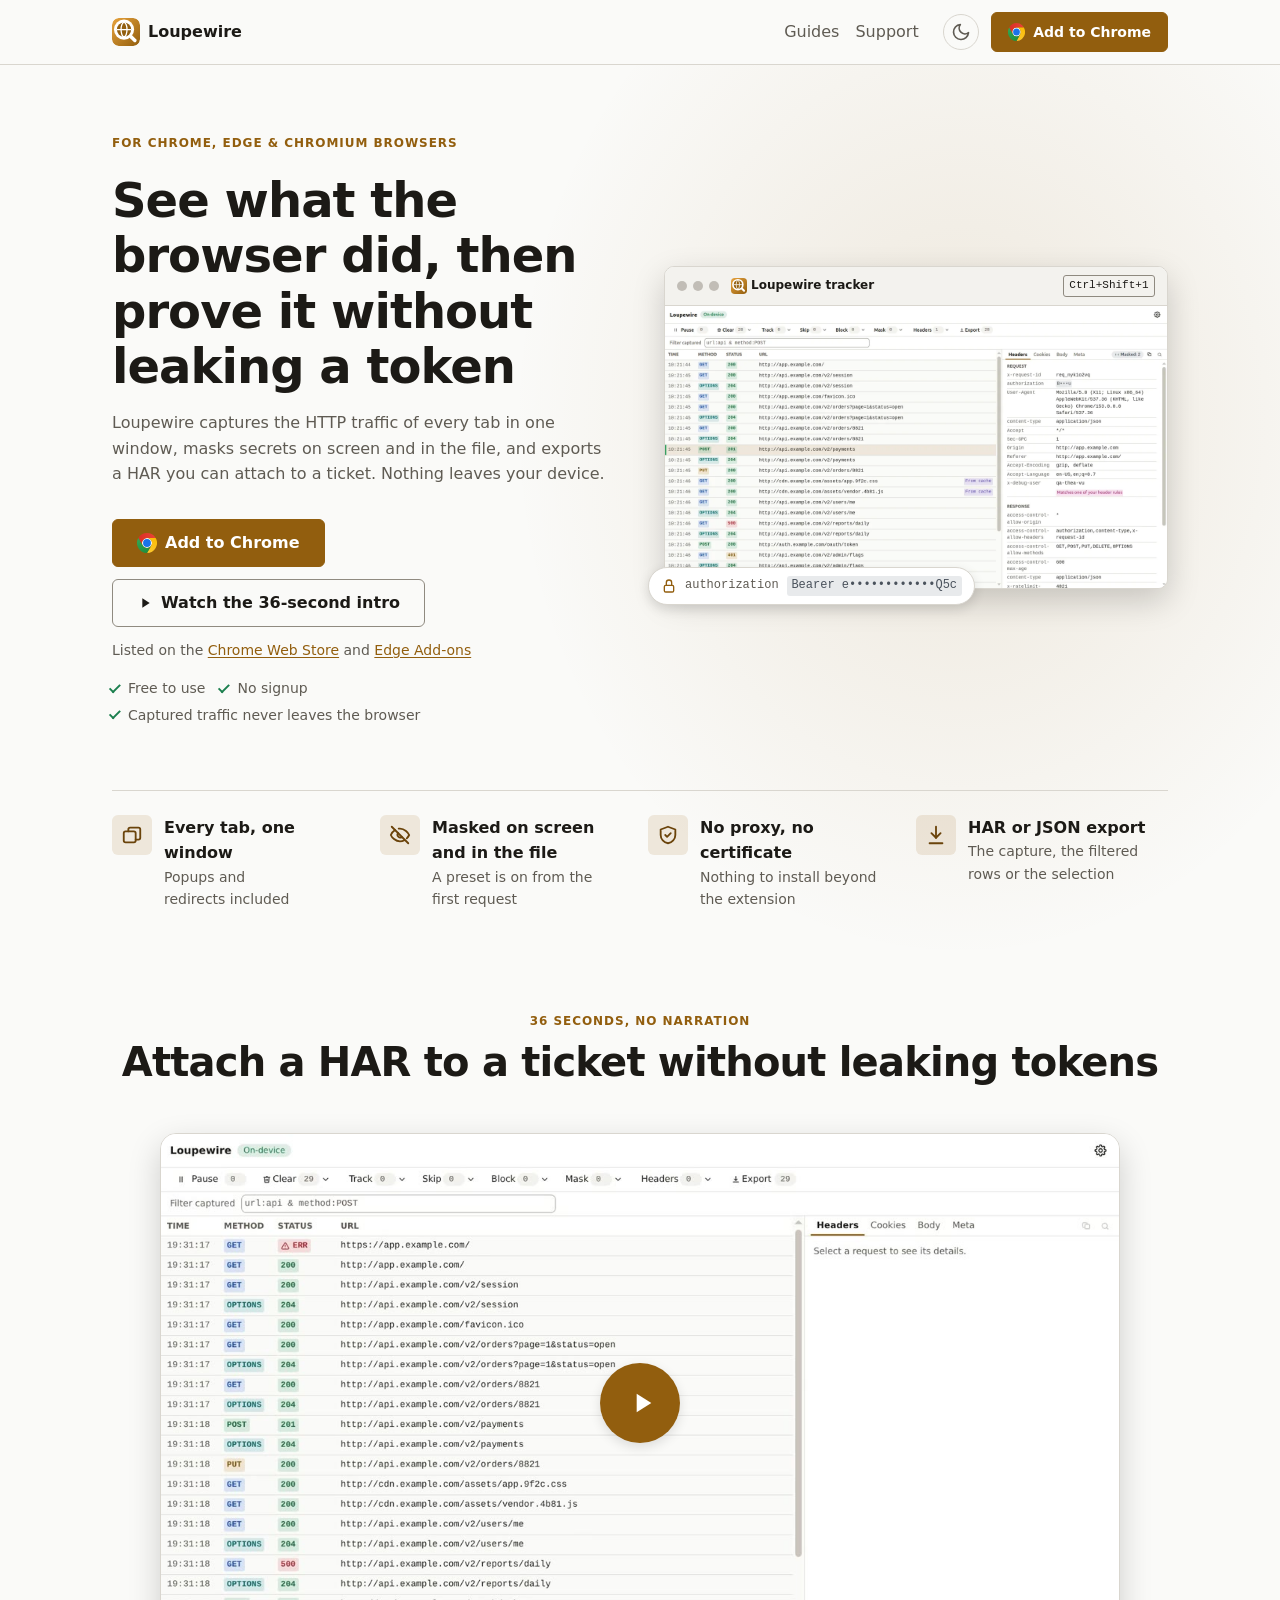
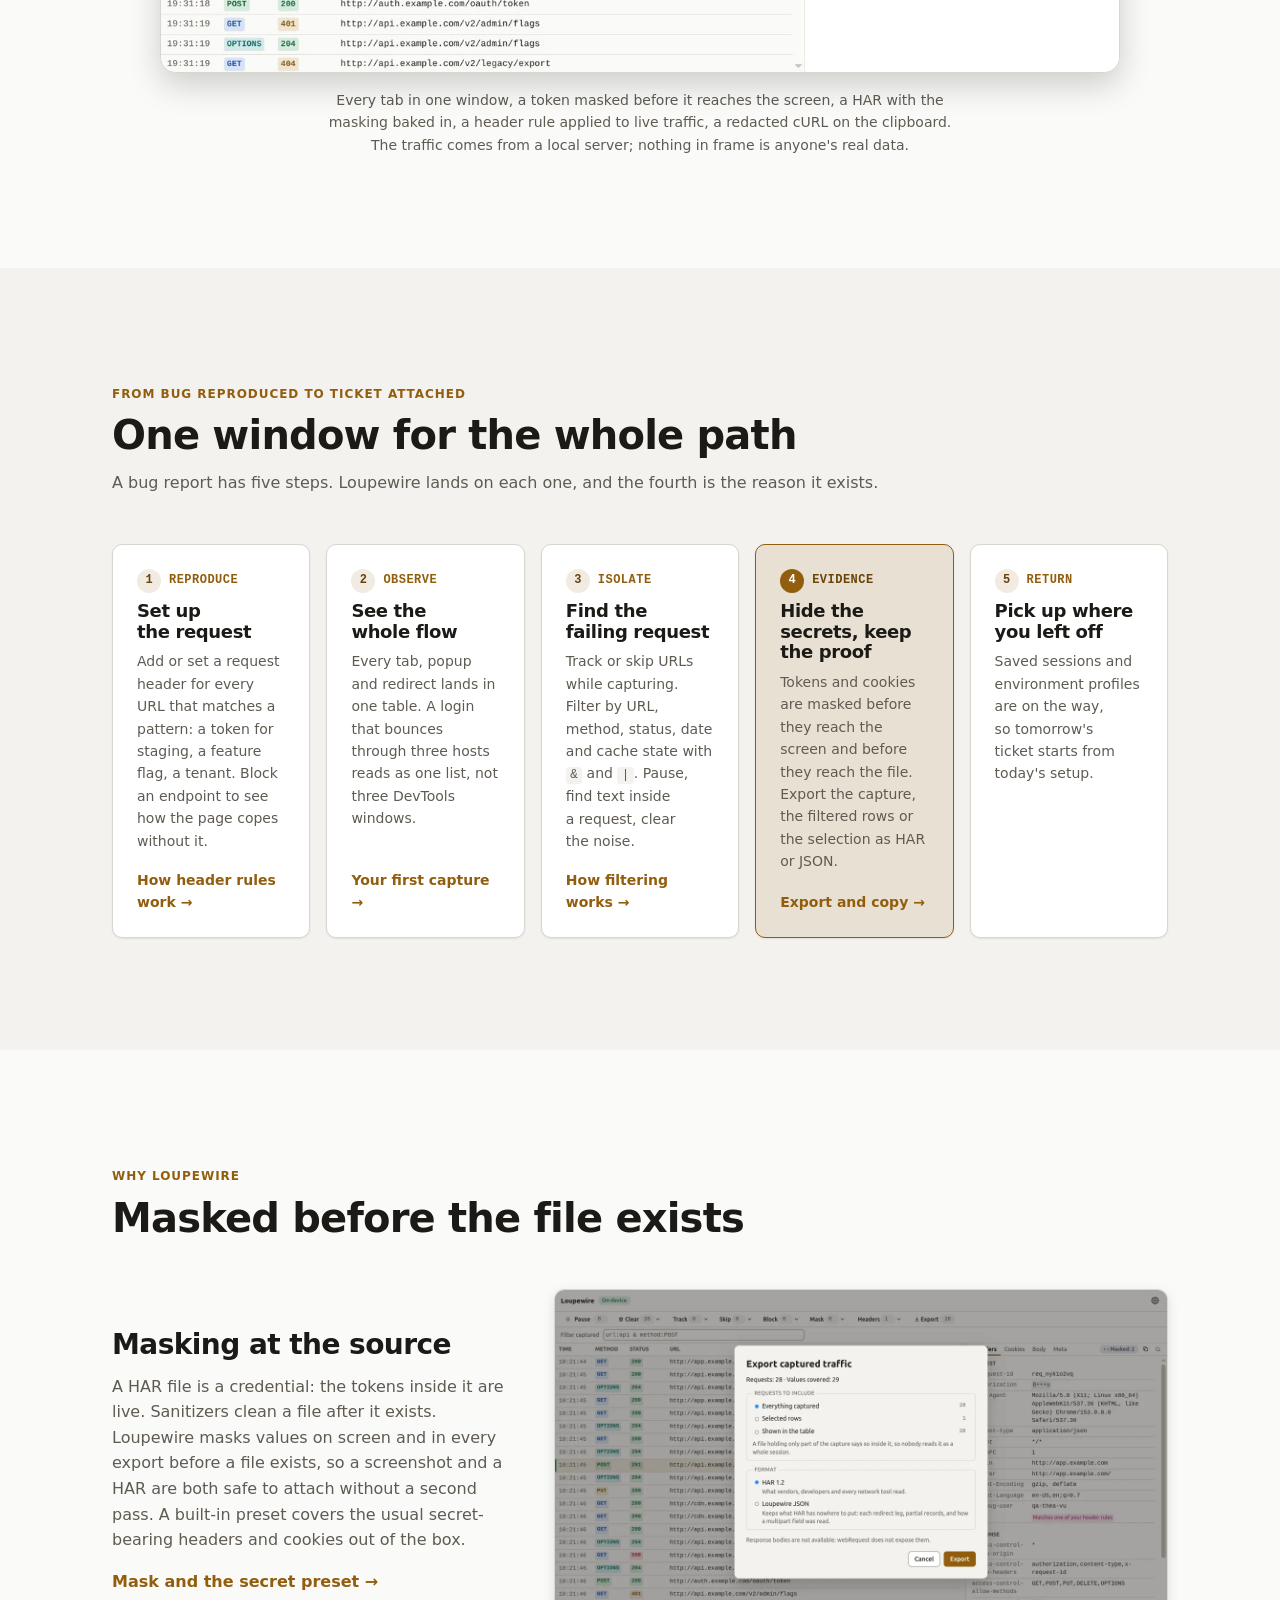
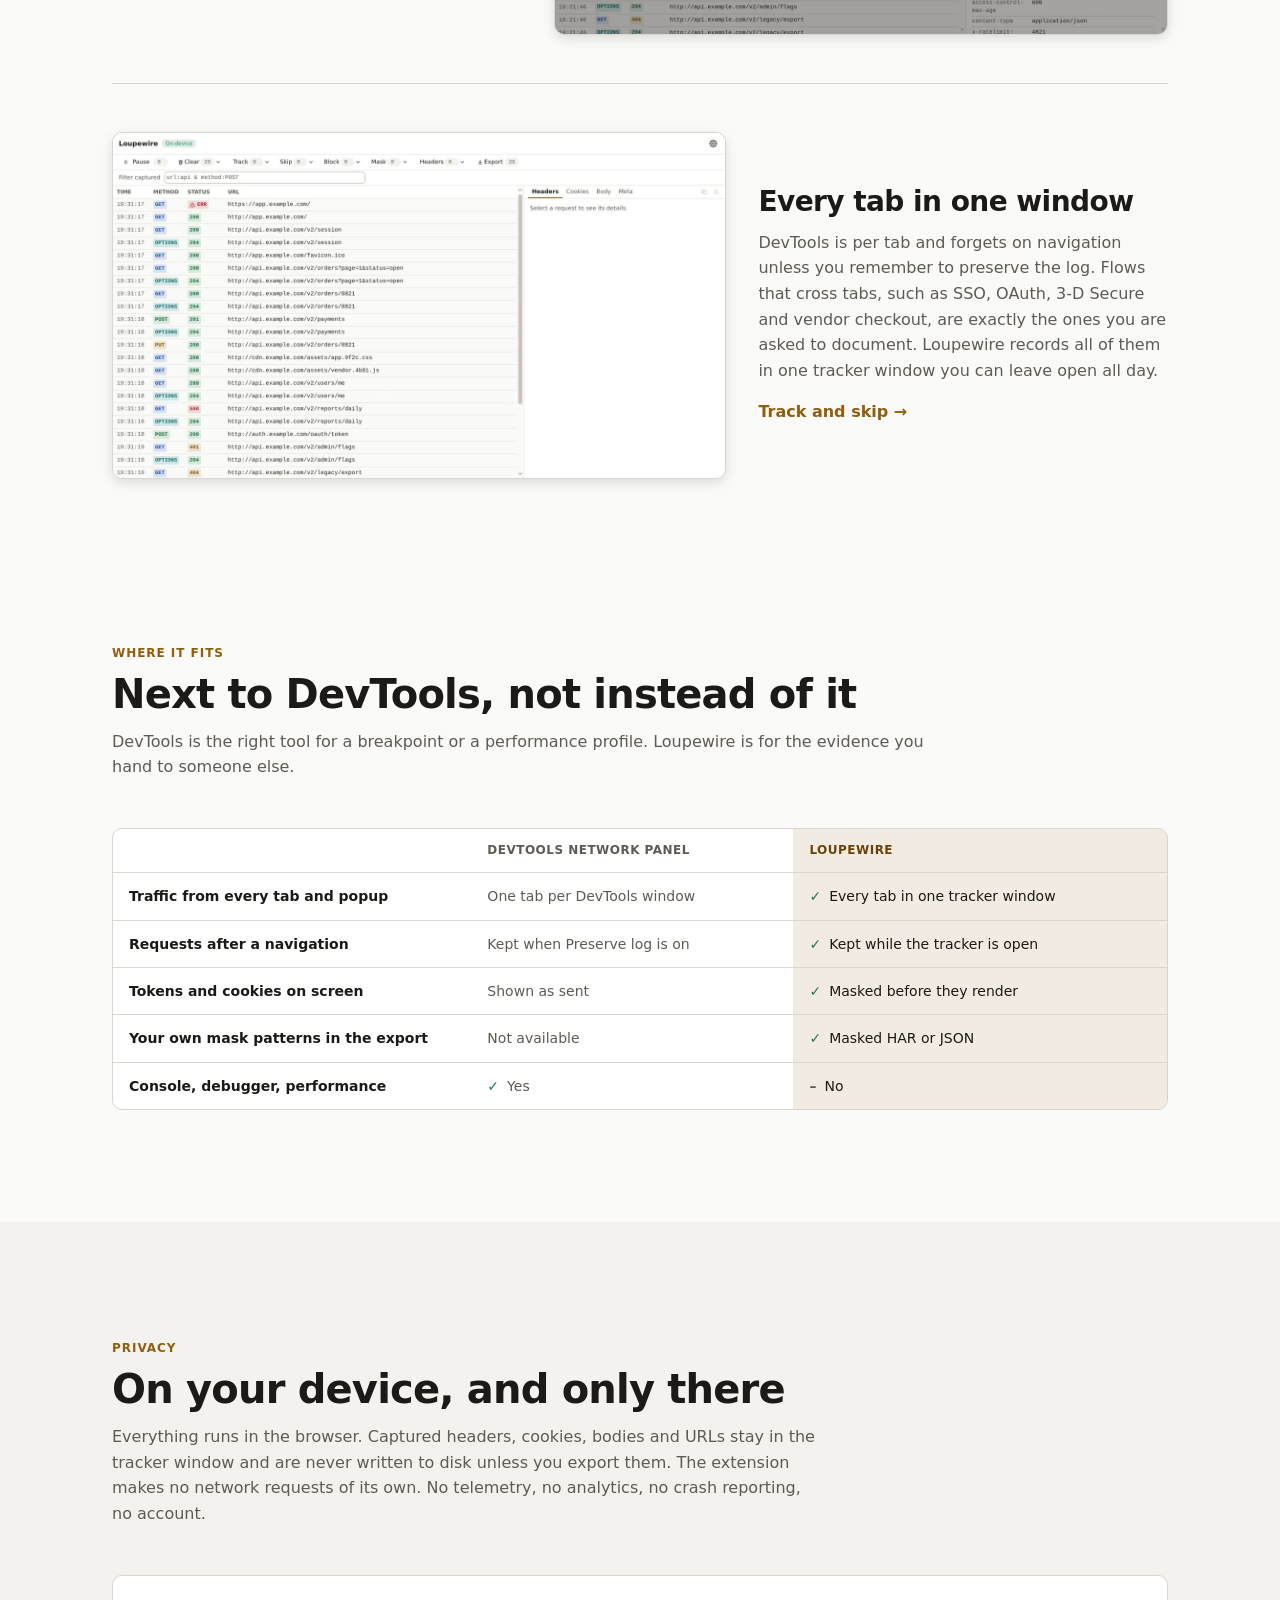
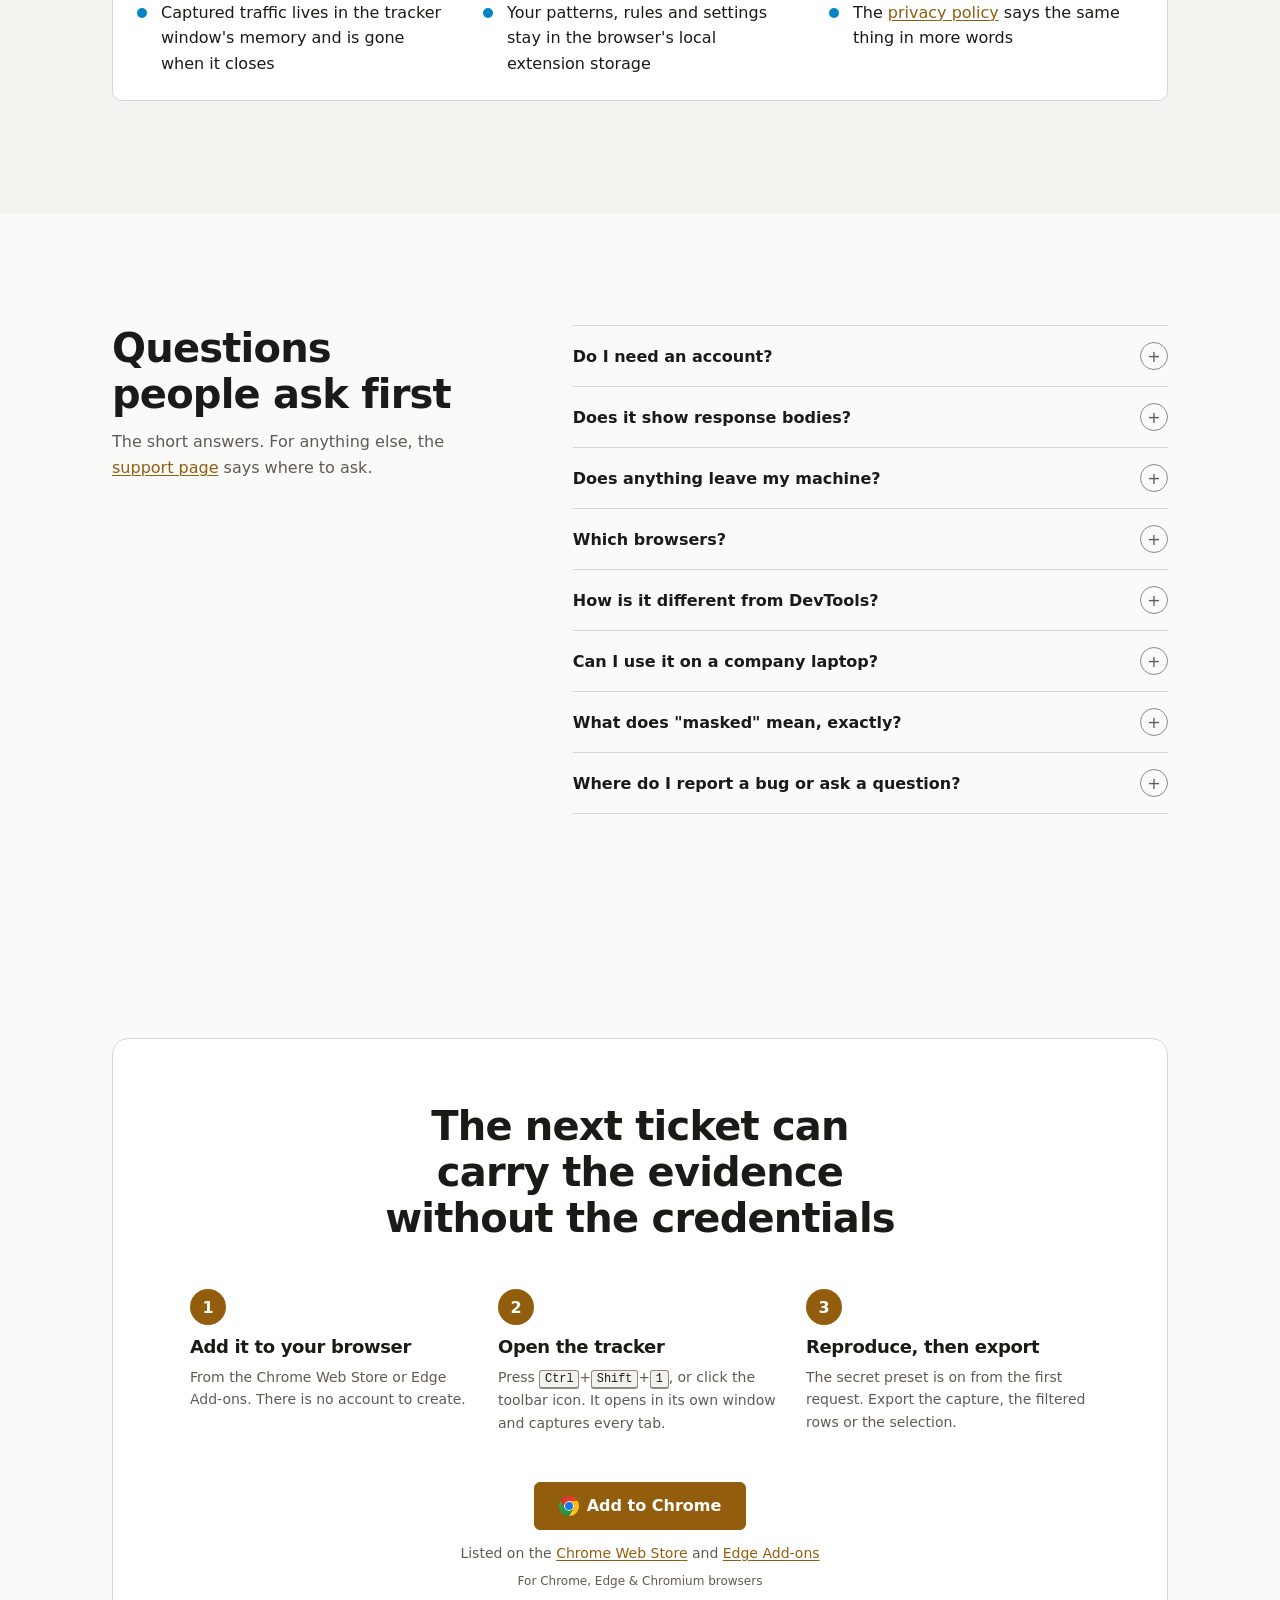
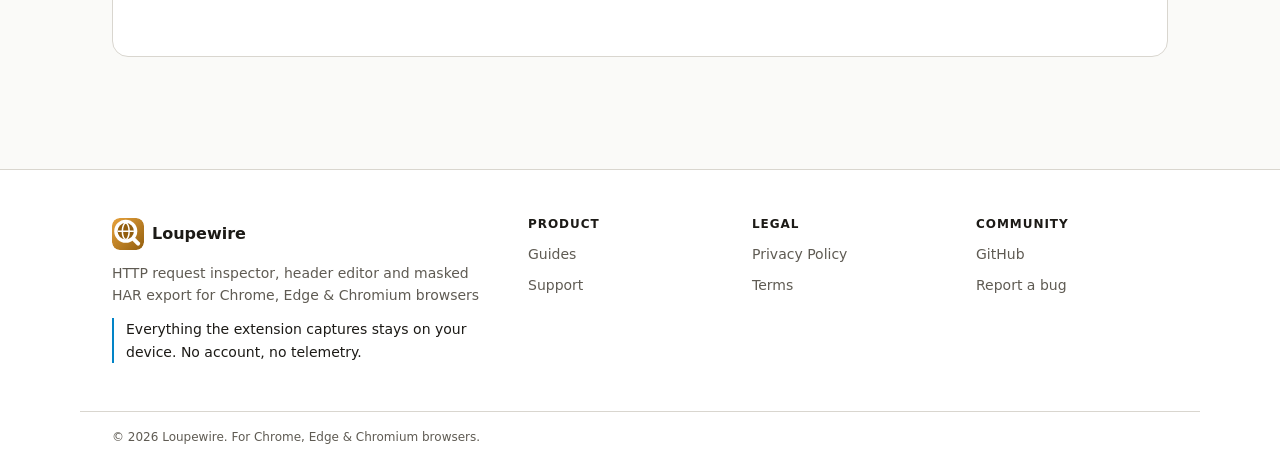
<file: index.html>
<!doctype html>
<html lang="en" data-loupewire-theme="light">
  <head>
    <meta charset="utf-8">
    <meta name="viewport" content="width=device-width, initial-scale=1">
    <title>Loupewire - HTTP Request Inspector for Chrome &amp; Edge</title>
    <meta name="description" content="Capture the HTTP traffic of every tab in one window, mask secrets on screen and in the file, and export a HAR that is safe to attach. On-device, no account.">
    <meta name="robots" content="index, follow">
    <link rel="canonical" href="https://loupewire.github.io/">

    <meta property="og:type" content="website">
    <meta property="og:url" content="https://loupewire.github.io/">
    <meta property="og:title" content="Loupewire - HTTP Request Inspector for Chrome &amp; Edge">
    <meta property="og:description" content="Capture the HTTP traffic of every tab in one window, mask secrets on screen and in the file, and export a HAR that is safe to attach. On-device, no account.">
    <meta property="og:image" content="https://loupewire.github.io/assets/brand/og-image.png">
    <meta property="og:image:width" content="1200">
    <meta property="og:image:height" content="630">
    <meta property="og:site_name" content="Loupewire">
    <meta property="og:locale" content="en_US">
    <meta name="twitter:card" content="summary_large_image">
    <meta name="twitter:title" content="Loupewire - HTTP Request Inspector for Chrome &amp; Edge">
    <meta name="twitter:description" content="Capture the HTTP traffic of every tab in one window, mask secrets on screen and in the file, and export a HAR that is safe to attach. On-device, no account.">
    <meta name="twitter:image" content="https://loupewire.github.io/assets/brand/og-image.png">

    <link rel="icon" href="/assets/brand/favicon.ico" sizes="32x32">
    <link rel="icon" href="/assets/brand/mark.svg" type="image/svg+xml">
    <link rel="icon" type="image/png" sizes="192x192" href="/assets/brand/favicon-192.png">
    <link rel="icon" type="image/png" sizes="96x96" href="/assets/brand/favicon-96.png">
    <link rel="icon" type="image/png" sizes="48x48" href="/assets/brand/favicon-48.png">
    <link rel="icon" type="image/png" sizes="32x32" href="/assets/brand/favicon-32.png">
    <link rel="icon" type="image/png" sizes="16x16" href="/assets/brand/favicon-16.png">
    <link rel="apple-touch-icon" sizes="180x180" href="/assets/brand/apple-touch-icon.png">
    <link rel="manifest" href="/site.webmanifest">
    <meta name="theme-color" content="#fafaf8">

    <script>
      (function () {
        var root = document.documentElement;
        root.classList.add('js');
        var stored = null;
        try {
          stored = window.localStorage.getItem('loupewire-site-theme');
        } catch (error) {
          stored = null;
        }
        if (stored === 'light' || stored === 'dark') {
          root.setAttribute('data-loupewire-theme', stored);
        }
      })();
    </script>
    <link rel="stylesheet" href="/css/tokens.css">
    <link rel="stylesheet" href="/css/site-tokens.css">
    <link rel="stylesheet" href="/css/global.css">
    <link rel="stylesheet" href="/css/components/header.css">
    <link rel="stylesheet" href="/css/components/footer.css">
    <link rel="stylesheet" href="/css/components/buttons.css">
    <link rel="stylesheet" href="/css/components/cards.css">
    <link rel="stylesheet" href="/css/components/faq.css">
    <link rel="stylesheet" href="/css/components/video-facade.css">
    <link rel="stylesheet" href="/css/pages/index.css">
    <script type="application/ld+json">
    {
      "@context": "https://schema.org",
      "@graph": [
        {
          "@type": "Organization",
          "@id": "https://loupewire.github.io/#organization",
          "name": "Loupewire",
          "url": "https://loupewire.github.io/",
          "logo": "https://loupewire.github.io/assets/brand/favicon-512.png",
          "sameAs": ["https://github.com/loupewire"]
        },
        {
          "@type": "WebSite",
          "@id": "https://loupewire.github.io/#website",
          "url": "https://loupewire.github.io/",
          "name": "Loupewire",
          "publisher": { "@id": "https://loupewire.github.io/#organization" },
          "inLanguage": "en-US"
        },
        {
          "@type": "SoftwareApplication",
          "@id": "https://loupewire.github.io/#software",
          "name": "Loupewire: HTTP Request Inspector, Header Editor and Masked HAR Export",
          "alternateName": "Loupewire",
          "url": "https://loupewire.github.io/",
          "applicationCategory": "DeveloperApplication",
          "applicationSubCategory": "BrowserApplication",
          "operatingSystem": "Chrome, Microsoft Edge, Brave and other Chromium browsers on Windows, macOS and Linux",
          "description": "Capture the HTTP traffic of every tab in one window, mask secrets on screen and in the file, and export a HAR that is safe to attach. On-device, no account.",
          "image": "https://loupewire.github.io/assets/brand/og-image.png",
          "screenshot": "https://loupewire.github.io/assets/screenshots/01-hero.webp",
          "offers": { "@type": "Offer", "price": "0", "priceCurrency": "USD" },
          "publisher": { "@id": "https://loupewire.github.io/#organization" },
          "installUrl": "https://chromewebstore.google.com/detail/dkoclbklglebhboiodckkicoajbcmbjd"
        },
        {
          "@type": "VideoObject",
          "@id": "https://loupewire.github.io/#intro-video",
          "name": "Attach a HAR to a ticket without leaking tokens",
          "description": "Loupewire captures HTTP traffic from every tab in one window, masks secrets on screen and in the file, and exports a HAR you can attach to a ticket.",
          "thumbnailUrl": "https://loupewire.github.io/assets/video/intro-poster.jpg",
          "uploadDate": "2026-09-20T00:00:00+07:00",
          "duration": "PT36S",
          "contentUrl": "https://www.youtube.com/watch?v=u64uJKa-xT4",
          "embedUrl": "https://www.youtube-nocookie.com/embed/u64uJKa-xT4",
          "publisher": { "@id": "https://loupewire.github.io/#organization" }
        },
        {
          "@type": "BreadcrumbList",
          "itemListElement": [
            { "@type": "ListItem", "position": 1, "name": "Home", "item": "https://loupewire.github.io/" }
          ]
        }
      ]
    }
    </script>
    <script async src="https://www.googletagmanager.com/gtag/js?id=G-SE3C1NP6GV"></script>
    <script>
      window.dataLayer = window.dataLayer || [];
      function gtag() {
        dataLayer.push(arguments);
      }
      gtag('js', new Date());
      gtag('config', 'G-SE3C1NP6GV');
    </script>
  </head>
  <body class="page page--index">
    <a class="skip-link" href="#main">Skip to content</a>
    <header class="site-header">
      <div class="container site-header__inner">
        <a class="site-header__brand" href="/">
          <img src="/assets/brand/mark.svg" alt="" width="28" height="28">
          <span>Loupewire</span>
        </a>
        <button class="site-header__menu" type="button" aria-expanded="false" aria-controls="site-nav" data-nav-toggle>
          <span class="visually-hidden">Menu</span>
          <svg aria-hidden="true" viewBox="0 0 24 24" width="24" height="24">
            <path class="site-header__menu-open" d="M4 7h16M4 12h16M4 17h16" stroke="currentColor" stroke-width="2" stroke-linecap="round" fill="none"/>
            <path class="site-header__menu-close" d="M6 6l12 12M18 6L6 18" stroke="currentColor" stroke-width="2" stroke-linecap="round" fill="none"/>
          </svg>
        </button>
        <nav id="site-nav" class="site-nav" aria-label="Main">
          <ul class="site-nav__list">
            <li class="site-nav__item"><a class="site-nav__link" href="/guides/">Guides</a></li>
            <li class="site-nav__item"><a class="site-nav__link" href="/support/">Support</a></li>
          </ul>
          <div class="site-nav__actions">
            <button class="theme-toggle" type="button" aria-pressed="false" title="Switch theme" data-theme-toggle>
              <span class="visually-hidden">Switch to light theme</span>
              <svg class="theme-toggle__sun" aria-hidden="true" viewBox="0 0 24 24" width="20" height="20">
                <circle cx="12" cy="12" r="4" fill="none" stroke="currentColor" stroke-width="2"/>
                <path d="M12 2v2M12 20v2M2 12h2M20 12h2M4.9 4.9l1.4 1.4M17.7 17.7l1.4 1.4M4.9 19.1l1.4-1.4M17.7 6.3l1.4-1.4" stroke="currentColor" stroke-width="2" stroke-linecap="round"/>
              </svg>
              <svg class="theme-toggle__moon" aria-hidden="true" viewBox="0 0 24 24" width="20" height="20">
                <path d="M21 12.8A9 9 0 1 1 11.2 3a7 7 0 0 0 9.8 9.8z" fill="none" stroke="currentColor" stroke-width="2" stroke-linejoin="round"/>
              </svg>
            </button>
            <a class="btn btn--primary" href="https://chromewebstore.google.com/detail/dkoclbklglebhboiodckkicoajbcmbjd" data-cta="navbar" data-edge-href="https://microsoftedge.microsoft.com/addons/detail/fobjeeglpkfdalljagicbgelbdmhlhgf"><img class="btn__icon" src="/assets/logos/google-chrome.svg" alt="" width="20" height="20"><span class="btn__label">Add to Chrome</span></a>
          </div>
        </nav>
      </div>
    </header>
    <main id="main" class="site-main">
      <section id="hero" class="hero">
        <div class="container hero__inner">
          <div class="hero__copy">
            <p class="section__eyebrow">For Chrome, Edge &amp; Chromium browsers</p>
            <h1 class="hero__title">See what the browser did, then prove it without leaking a token</h1>
            <p class="hero__lead">Loupewire captures the HTTP traffic of every tab in one window, masks secrets on screen and in the file, and exports a HAR you can attach to a ticket. Nothing leaves your device.</p>
            <div class="hero__actions">
              <a class="btn btn--primary btn--lg" href="https://chromewebstore.google.com/detail/dkoclbklglebhboiodckkicoajbcmbjd" data-cta="hero" data-edge-href="https://microsoftedge.microsoft.com/addons/detail/fobjeeglpkfdalljagicbgelbdmhlhgf"><img class="btn__icon" src="/assets/logos/google-chrome.svg" alt="" width="20" height="20"><span class="btn__label">Add to Chrome</span></a>
              <a class="btn btn--secondary btn--lg" href="#video">
                <svg class="btn__glyph" aria-hidden="true" focusable="false" viewBox="0 0 24 24"><path d="M8 5v14l11-7z" fill="currentColor"/></svg>
                <span>Watch the 36-second intro</span>
              </a>
            </div>
            <p class="store-links">Listed on the <a href="https://chromewebstore.google.com/detail/dkoclbklglebhboiodckkicoajbcmbjd" data-cta="hero-store">Chrome Web Store</a> and <a href="https://microsoftedge.microsoft.com/addons/detail/fobjeeglpkfdalljagicbgelbdmhlhgf" data-cta="hero-store">Edge Add-ons</a></p>
            <ul class="hero__facts">
              <li>Free to use</li>
              <li>No signup</li>
              <li>Captured traffic never leaves the browser</li>
            </ul>
          </div>
          <figure class="hero__figure">
            <div class="window">
              <div class="window__bar" aria-hidden="true">
                <span class="window__dots"><span></span><span></span><span></span></span>
                <span class="window__title">
                  <img src="/assets/brand/mark.svg" alt="" width="16" height="16">
                  Loupewire tracker
                </span>
                <kbd class="window__shortcut">Ctrl+Shift+1</kbd>
              </div>
              <img class="window__shot" src="/assets/screenshots/02-headers-masked.webp" width="1280" height="720" alt="The Loupewire tracker window listing requests from several hosts, with the Authorization header masked in the detail panel" fetchpriority="high">
            </div>
            <p class="hero__pill" aria-hidden="true">
              <svg viewBox="0 0 24 24" fill="none" stroke="currentColor" stroke-width="2" stroke-linecap="round" stroke-linejoin="round"><rect x="5" y="11" width="14" height="10" rx="2"/><path d="M8 11V7a4 4 0 0 1 8 0v4"/></svg>
              <span class="hero__pill-name">authorization</span>
              <span class="hero__pill-value">Bearer e••••••••••••Q5c</span>
            </p>
          </figure>
        </div>

        <div class="container">
          <ul class="proof">
            <li class="proof__item">
              <svg class="proof__icon" aria-hidden="true" focusable="false" viewBox="0 0 24 24" fill="none" stroke="currentColor" stroke-width="2" stroke-linecap="round" stroke-linejoin="round"><rect x="3" y="8" width="13" height="12" rx="2"/><path d="M8 8V6a2 2 0 0 1 2-2h9a2 2 0 0 1 2 2v9a2 2 0 0 1-2 2h-3"/></svg>
              <p><strong>Every tab, one window</strong> Popups and redirects included</p>
            </li>
            <li class="proof__item">
              <svg class="proof__icon" aria-hidden="true" focusable="false" viewBox="0 0 24 24" fill="none" stroke="currentColor" stroke-width="2" stroke-linecap="round" stroke-linejoin="round"><path d="M3 3l18 18"/><path d="M10.6 5.1A9.8 9.8 0 0 1 12 5c5 0 9 4.5 10 7a13 13 0 0 1-2.6 3.6M6.6 6.6C4.4 8 2.8 10.2 2 12c1 2.5 5 7 10 7 1.8 0 3.4-.5 4.8-1.3"/><path d="M9.9 9.9a3 3 0 0 0 4.2 4.2"/></svg>
              <p><strong>Masked on screen and in the file</strong> A preset is on from the first request</p>
            </li>
            <li class="proof__item">
              <svg class="proof__icon" aria-hidden="true" focusable="false" viewBox="0 0 24 24" fill="none" stroke="currentColor" stroke-width="2" stroke-linecap="round" stroke-linejoin="round"><path d="M12 3l8 3v6c0 4.5-3.4 8.3-8 9-4.6-.7-8-4.5-8-9V6z"/><path d="M9 12l2 2 4-4"/></svg>
              <p><strong>No proxy, no certificate</strong> Nothing to install beyond the extension</p>
            </li>
            <li class="proof__item">
              <svg class="proof__icon" aria-hidden="true" focusable="false" viewBox="0 0 24 24" fill="none" stroke="currentColor" stroke-width="2" stroke-linecap="round" stroke-linejoin="round"><path d="M12 3v12"/><path d="M7 10l5 5 5-5"/><path d="M5 21h14"/></svg>
              <p><strong>HAR or JSON export</strong> The capture, the filtered rows or the selection</p>
            </li>
          </ul>
        </div>
      </section>

      <section id="video" class="section video">
        <div class="container">
          <header class="section__header section__header--centered">
            <p class="section__eyebrow">36 seconds, no narration</p>
            <h2>Attach a HAR to a ticket without leaking tokens</h2>
          </header>
          <div class="video-facade" data-video-facade data-youtube-id="u64uJKa-xT4">
            <a class="video-facade__link" href="https://www.youtube.com/watch?v=u64uJKa-xT4" target="_blank" rel="noopener noreferrer">
              <img class="video-facade__poster" src="/assets/video/intro-poster.jpg" width="1280" height="720" alt="" loading="lazy">
              <span class="video-facade__play" aria-hidden="true">
                <svg viewBox="0 0 24 24" width="32" height="32"><path d="M8 5v14l11-7z" fill="currentColor"/></svg>
              </span>
              <span class="visually-hidden">Play the intro video</span>
            </a>
          </div>
          <p class="video__caption">Every tab in one window, a token masked before it reaches the screen, a HAR with the masking baked in, a header rule applied to live traffic, a redacted cURL on the clipboard. The traffic comes from a local server; nothing in frame is anyone's real data.</p>
        </div>
      </section>

      <section id="workflow" class="section workflow">
        <div class="container">
          <header class="section__header">
            <p class="section__eyebrow">From bug reproduced to ticket attached</p>
            <h2>One window for the whole path</h2>
            <p class="section__lead">A bug report has five steps. Loupewire lands on each one, and the fourth is the reason it exists.</p>
          </header>
          <ol class="cards cards--steps">
            <li class="card">
              <p class="card__step"><span class="card__number" aria-hidden="true">1</span>Reproduce</p>
              <h3 class="card__title">Set up the request</h3>
              <p class="card__body">Add or set a request header for every URL that matches a pattern: a token for staging, a feature flag, a tenant. Block an endpoint to see how the page copes without it.</p>
              <a class="card__link" href="/guides/header-rules/">How header rules work</a>
            </li>
            <li class="card">
              <p class="card__step"><span class="card__number" aria-hidden="true">2</span>Observe</p>
              <h3 class="card__title">See the whole flow</h3>
              <p class="card__body">Every tab, popup and redirect lands in one table. A login that bounces through three hosts reads as one list, not three DevTools windows.</p>
              <a class="card__link" href="/guides/first-capture/">Your first capture</a>
            </li>
            <li class="card">
              <p class="card__step"><span class="card__number" aria-hidden="true">3</span>Isolate</p>
              <h3 class="card__title">Find the failing request</h3>
              <p class="card__body">Track or skip URLs while capturing. Filter by URL, method, status, date and cache state with <code>&amp;</code> and <code>|</code>. Pause, find text inside a request, clear the noise.</p>
              <a class="card__link" href="/guides/filter/">How filtering works</a>
            </li>
            <li class="card card--accent">
              <p class="card__step"><span class="card__number" aria-hidden="true">4</span>Evidence</p>
              <h3 class="card__title">Hide the secrets, keep the proof</h3>
              <p class="card__body">Tokens and cookies are masked before they reach the screen and before they reach the file. Export the capture, the filtered rows or the selection as HAR or JSON.</p>
              <a class="card__link" href="/guides/export/">Export and copy</a>
            </li>
            <li class="card">
              <p class="card__step"><span class="card__number" aria-hidden="true">5</span>Return</p>
              <h3 class="card__title">Pick up where you left off</h3>
              <p class="card__body">Saved sessions and environment profiles are on the way, so tomorrow's ticket starts from today's setup.</p>
            </li>
          </ol>
        </div>
      </section>

      <section id="why" class="section why">
        <div class="container">
          <header class="section__header">
            <p class="section__eyebrow">Why Loupewire</p>
            <h2>Masked before the file exists</h2>
          </header>
          <div class="feature">
            <div class="feature__copy">
              <h3>Masking at the source</h3>
              <p>A HAR file is a credential: the tokens inside it are live. Sanitizers clean a file after it exists. Loupewire masks values on screen and in every export before a file exists, so a screenshot and a HAR are both safe to attach without a second pass. A built-in preset covers the usual secret-bearing headers and cookies out of the box.</p>
              <a class="feature__link" href="/guides/mask/">Mask and the secret preset</a>
            </div>
            <figure class="feature__figure">
              <img src="/assets/screenshots/04-export-masked.webp" width="1280" height="720" alt="The export dialog with masking on and the selected rows about to be written to a HAR file" loading="lazy">
            </figure>
          </div>
          <div class="feature feature--reverse">
            <div class="feature__copy">
              <h3>Every tab in one window</h3>
              <p>DevTools is per tab and forgets on navigation unless you remember to preserve the log. Flows that cross tabs, such as SSO, OAuth, 3-D Secure and vendor checkout, are exactly the ones you are asked to document. Loupewire records all of them in one tracker window you can leave open all day.</p>
              <a class="feature__link" href="/guides/track-and-skip/">Track and skip</a>
            </div>
            <figure class="feature__figure">
              <img src="/assets/video/intro-poster.jpg" width="1280" height="720" alt="The tracker table filling with requests to app, api, cdn and auth hosts of one site" loading="lazy">
            </figure>
          </div>
        </div>
      </section>

      <section id="devtools" class="section devtools">
        <div class="container">
          <header class="section__header">
            <p class="section__eyebrow">Where it fits</p>
            <h2>Next to DevTools, not instead of it</h2>
            <p class="section__lead">DevTools is the right tool for a breakpoint or a performance profile. Loupewire is for the evidence you hand to someone else.</p>
          </header>
          <div class="compare-scroll">
            <table class="compare">
              <caption class="visually-hidden">What the DevTools Network panel and Loupewire each do</caption>
              <thead>
                <tr>
                  <td></td>
                  <th scope="col">DevTools Network panel</th>
                  <th scope="col" class="compare__ours">Loupewire</th>
                </tr>
              </thead>
              <tbody>
                <tr>
                  <th scope="row">Traffic from every tab and popup</th>
                  <td data-label="DevTools">One tab per DevTools window</td>
                  <td class="compare__ours" data-label="Loupewire"><span class="compare__yes">Every tab in one tracker window</span></td>
                </tr>
                <tr>
                  <th scope="row">Requests after a navigation</th>
                  <td data-label="DevTools">Kept when Preserve log is on</td>
                  <td class="compare__ours" data-label="Loupewire"><span class="compare__yes">Kept while the tracker is open</span></td>
                </tr>
                <tr>
                  <th scope="row">Tokens and cookies on screen</th>
                  <td data-label="DevTools">Shown as sent</td>
                  <td class="compare__ours" data-label="Loupewire"><span class="compare__yes">Masked before they render</span></td>
                </tr>
                <tr>
                  <th scope="row">Your own mask patterns in the export</th>
                  <td data-label="DevTools">Not available</td>
                  <td class="compare__ours" data-label="Loupewire"><span class="compare__yes">Masked HAR or JSON</span></td>
                </tr>
                <tr>
                  <th scope="row">Console, debugger, performance</th>
                  <td data-label="DevTools"><span class="compare__yes">Yes</span></td>
                  <td class="compare__ours" data-label="Loupewire"><span class="compare__no">No</span></td>
                </tr>
              </tbody>
            </table>
          </div>
        </div>
      </section>

      <section id="privacy" class="section privacy">
        <div class="container">
          <header class="section__header">
            <p class="section__eyebrow">Privacy</p>
            <h2>On your device, and only there</h2>
            <p class="section__lead">Everything runs in the browser. Captured headers, cookies, bodies and URLs stay in the tracker window and are never written to disk unless you export them. The extension makes no network requests of its own. No telemetry, no analytics, no crash reporting, no account.</p>
          </header>
          <ul class="checklist privacy__facts">
            <li>Captured traffic lives in the tracker window's memory and is gone when it closes</li>
            <li>Your patterns, rules and settings stay in the browser's local extension storage</li>
            <li>The <a href="/privacy-policy/">privacy policy</a> says the same thing in more words</li>
          </ul>
        </div>
      </section>

      <section id="faq" class="section faq">
        <div class="container split faq__inner">
          <div class="faq__intro">
            <h2>Questions people ask first</h2>
            <p class="split__lead">The short answers. For anything else, the <a href="/support/">support page</a> says where to ask.</p>
          </div>
          <div class="faq__list">
            <details class="faq__item">
              <summary class="faq__question">Do I need an account?</summary>
              <div class="faq__answer"><p>No. Install it, press Ctrl+Shift+1, and the tracker opens. There is nothing to sign up for.</p></div>
            </details>
            <details class="faq__item">
              <summary class="faq__question">Does it show response bodies?</summary>
              <div class="faq__answer"><p>Not in the current version. Exports contain request and response headers, cookies, request bodies, timing and redirects.</p></div>
            </details>
            <details class="faq__item">
              <summary class="faq__question">Does anything leave my machine?</summary>
              <div class="faq__answer"><p>Nothing from the extension. It makes no network requests of its own. This website uses Google Analytics to count visits; the extension does not, and the <a href="/privacy-policy/">privacy policy</a> keeps the two apart.</p></div>
            </details>
            <details class="faq__item">
              <summary class="faq__question">Which browsers?</summary>
              <div class="faq__answer"><p>Chrome, Edge and other Chromium browsers.</p></div>
            </details>
            <details class="faq__item">
              <summary class="faq__question">How is it different from DevTools?</summary>
              <div class="faq__answer"><p>DevTools shows one tab and shows raw tokens. Loupewire shows every tab in one window and masks tokens before you see them. Use both: DevTools for the console and debugging, Loupewire for the evidence you attach.</p></div>
            </details>
            <details class="faq__item">
              <summary class="faq__question">Can I use it on a company laptop?</summary>
              <div class="faq__answer"><p>That is what it is for. It needs no system proxy, no root certificate and no admin rights, only the extension permissions the store shows you. Follow your employer's policy on what you attach to tickets.</p></div>
            </details>
            <details class="faq__item">
              <summary class="faq__question">What does &quot;masked&quot; mean, exactly?</summary>
              <div class="faq__answer"><p>A masked value shows its first and last characters and hides the rest, on screen and in every export. Masking is a display transform; the extension keeps no copy of the value anywhere.</p></div>
            </details>
            <details class="faq__item">
              <summary class="faq__question">Where do I report a bug or ask a question?</summary>
              <div class="faq__answer"><p>In the public <a href="https://github.com/loupewire/loupewire-support" target="_blank" rel="noopener noreferrer">loupewire-support</a> repository on GitHub. Attach a masked export, say which browser and version, and describe what you expected.</p></div>
            </details>
          </div>
        </div>
      </section>

      <section id="install" class="section cta">
        <div class="container">
          <div class="cta__inner">
            <h2>The next ticket can carry the evidence without the credentials</h2>
            <ol class="cta__steps">
              <li class="cta__step">
                <h3>Add it to your browser</h3>
                <p>From the Chrome Web Store or Edge Add-ons. There is no account to create.</p>
              </li>
              <li class="cta__step">
                <h3>Open the tracker</h3>
                <p>Press <kbd>Ctrl</kbd>+<kbd>Shift</kbd>+<kbd>1</kbd>, or click the toolbar icon. It opens in its own window and captures every tab.</p>
              </li>
              <li class="cta__step">
                <h3>Reproduce, then export</h3>
                <p>The secret preset is on from the first request. Export the capture, the filtered rows or the selection.</p>
              </li>
            </ol>
            <div class="cta__actions">
              <a class="btn btn--primary btn--lg" href="https://chromewebstore.google.com/detail/dkoclbklglebhboiodckkicoajbcmbjd" data-cta="cta" data-edge-href="https://microsoftedge.microsoft.com/addons/detail/fobjeeglpkfdalljagicbgelbdmhlhgf"><img class="btn__icon" src="/assets/logos/google-chrome.svg" alt="" width="20" height="20"><span class="btn__label">Add to Chrome</span></a>
            </div>
            <p class="store-links">Listed on the <a href="https://chromewebstore.google.com/detail/dkoclbklglebhboiodckkicoajbcmbjd" data-cta="cta-store">Chrome Web Store</a> and <a href="https://microsoftedge.microsoft.com/addons/detail/fobjeeglpkfdalljagicbgelbdmhlhgf" data-cta="cta-store">Edge Add-ons</a></p>
            <p class="cta__note">For Chrome, Edge &amp; Chromium browsers</p>
          </div>
        </div>
      </section>

    </main>
    <footer class="site-footer">
      <div class="container site-footer__inner">
        <div class="site-footer__brand">
          <a class="site-footer__logo" href="/">
            <img src="/assets/brand/mark.svg" alt="" width="32" height="32">
            <span>Loupewire</span>
          </a>
          <p class="site-footer__tagline">HTTP request inspector, header editor and masked HAR export for Chrome, Edge & Chromium browsers</p>
          <p class="site-footer__promise">Everything the extension captures stays on your device. No account, no telemetry.</p>
        </div>
        <div class="site-footer__group">
          <h2 class="site-footer__title">Product</h2>
          <ul class="site-footer__links">
            <li><a href="/guides/">Guides</a></li>
            <li><a href="/support/">Support</a></li>
          </ul>
        </div>
        <div class="site-footer__group">
          <h2 class="site-footer__title">Legal</h2>
          <ul class="site-footer__links">
            <li><a href="/privacy-policy/">Privacy Policy</a></li>
            <li><a href="/terms/">Terms</a></li>
          </ul>
        </div>
        <div class="site-footer__group">
          <h2 class="site-footer__title">Community</h2>
          <ul class="site-footer__links">
            <li><a href="https://github.com/loupewire" target="_blank" rel="noopener noreferrer">GitHub</a></li>
            <li><a href="https://github.com/loupewire/loupewire-support/issues" target="_blank" rel="noopener noreferrer">Report a bug</a></li>
          </ul>
        </div>
      </div>
      <div class="container site-footer__bottom">
        <p>&copy; 2026 Loupewire. For Chrome, Edge &amp; Chromium browsers.</p>
      </div>
    </footer>
    <script src="/js/utils/analytics.js" defer></script>
    <script src="/js/utils/browser-detect.js" defer></script>
    <script src="/js/utils/theme-toggle.js" defer></script>
    <script src="/js/utils/nav-toggle.js" defer></script>
    <script src="/js/components/video-facade.js" defer></script>
    <script src="/js/pages/index.js" defer></script>
  </body>
</html>
</file>
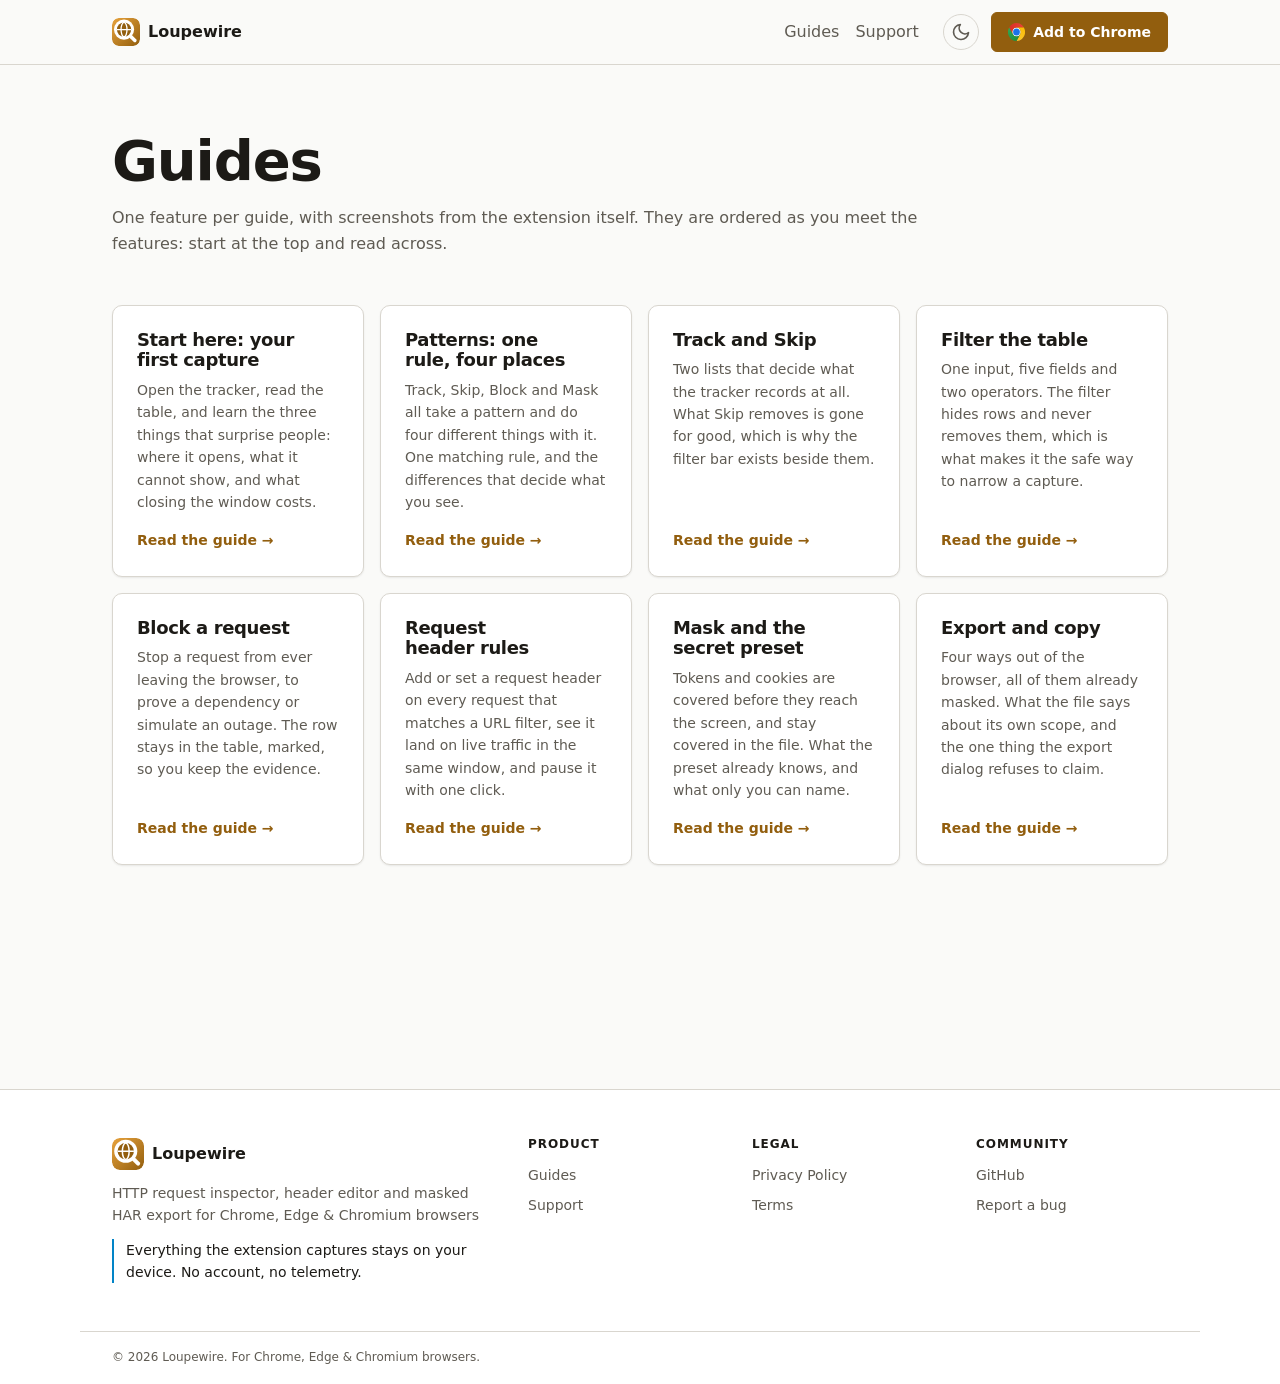
<file: guides/index.html>
<!doctype html>
<html lang="en" data-loupewire-theme="light">
  <head>
    <meta charset="utf-8">
    <meta name="viewport" content="width=device-width, initial-scale=1">
    <title>Guides - Loupewire</title>
    <meta name="description" content="Step-by-step guides to header rules, capture, filtering and masked export in Loupewire.">
    <meta name="robots" content="index, follow">
    <link rel="canonical" href="https://loupewire.github.io/guides/">

    <meta property="og:type" content="website">
    <meta property="og:url" content="https://loupewire.github.io/guides/">
    <meta property="og:title" content="Guides - Loupewire">
    <meta property="og:description" content="Step-by-step guides to header rules, capture, filtering and masked export in Loupewire.">
    <meta property="og:image" content="https://loupewire.github.io/assets/brand/og-image.png">
    <meta property="og:image:width" content="1200">
    <meta property="og:image:height" content="630">
    <meta property="og:site_name" content="Loupewire">
    <meta property="og:locale" content="en_US">
    <meta name="twitter:card" content="summary_large_image">
    <meta name="twitter:title" content="Guides - Loupewire">
    <meta name="twitter:description" content="Step-by-step guides to header rules, capture, filtering and masked export in Loupewire.">
    <meta name="twitter:image" content="https://loupewire.github.io/assets/brand/og-image.png">

    <link rel="icon" href="/assets/brand/favicon.ico" sizes="32x32">
    <link rel="icon" href="/assets/brand/mark.svg" type="image/svg+xml">
    <link rel="icon" type="image/png" sizes="192x192" href="/assets/brand/favicon-192.png">
    <link rel="icon" type="image/png" sizes="96x96" href="/assets/brand/favicon-96.png">
    <link rel="icon" type="image/png" sizes="48x48" href="/assets/brand/favicon-48.png">
    <link rel="icon" type="image/png" sizes="32x32" href="/assets/brand/favicon-32.png">
    <link rel="icon" type="image/png" sizes="16x16" href="/assets/brand/favicon-16.png">
    <link rel="apple-touch-icon" sizes="180x180" href="/assets/brand/apple-touch-icon.png">
    <link rel="manifest" href="/site.webmanifest">
    <meta name="theme-color" content="#fafaf8">

    <script>
      (function () {
        var root = document.documentElement;
        root.classList.add('js');
        var stored = null;
        try {
          stored = window.localStorage.getItem('loupewire-site-theme');
        } catch (error) {
          stored = null;
        }
        if (stored === 'light' || stored === 'dark') {
          root.setAttribute('data-loupewire-theme', stored);
        }
      })();
    </script>
    <link rel="stylesheet" href="/css/tokens.css">
    <link rel="stylesheet" href="/css/site-tokens.css">
    <link rel="stylesheet" href="/css/global.css">
    <link rel="stylesheet" href="/css/components/header.css">
    <link rel="stylesheet" href="/css/components/footer.css">
    <link rel="stylesheet" href="/css/components/buttons.css">
    <link rel="stylesheet" href="/css/components/cards.css">
    <link rel="stylesheet" href="/css/pages/guides.css">
    <script type="application/ld+json">
    {
      "@context": "https://schema.org",
      "@graph": [
        {
          "@type": "Organization",
          "@id": "https://loupewire.github.io/#organization",
          "name": "Loupewire",
          "url": "https://loupewire.github.io/",
          "logo": "https://loupewire.github.io/assets/brand/favicon-512.png"
        },
        {
          "@type": "CollectionPage",
          "@id": "https://loupewire.github.io/guides/#collection",
          "name": "Loupewire guides",
          "url": "https://loupewire.github.io/guides/",
          "isPartOf": {
            "@id": "https://loupewire.github.io/#website"
          },
          "hasPart": [
            {
              "@id": "https://loupewire.github.io/guides/first-capture/#article"
            },
            {
              "@id": "https://loupewire.github.io/guides/patterns/#article"
            },
            {
              "@id": "https://loupewire.github.io/guides/track-and-skip/#article"
            },
            {
              "@id": "https://loupewire.github.io/guides/filter/#article"
            },
            {
              "@id": "https://loupewire.github.io/guides/block/#article"
            },
            {
              "@id": "https://loupewire.github.io/guides/header-rules/#article"
            },
            {
              "@id": "https://loupewire.github.io/guides/mask/#article"
            },
            {
              "@id": "https://loupewire.github.io/guides/export/#article"
            }
          ]
        },
        {
          "@type": "BreadcrumbList",
          "itemListElement": [
            {
              "@type": "ListItem",
              "position": 1,
              "name": "Home",
              "item": "https://loupewire.github.io/"
            },
            {
              "@type": "ListItem",
              "position": 2,
              "name": "Guides",
              "item": "https://loupewire.github.io/guides/"
            }
          ]
        }
      ]
    }
    </script>
    <script async src="https://www.googletagmanager.com/gtag/js?id=G-SE3C1NP6GV"></script>
    <script>
      window.dataLayer = window.dataLayer || [];
      function gtag() {
        dataLayer.push(arguments);
      }
      gtag('js', new Date());
      gtag('config', 'G-SE3C1NP6GV');
    </script>
  </head>
  <body class="page page--guides">
    <a class="skip-link" href="#main">Skip to content</a>
    <header class="site-header">
      <div class="container site-header__inner">
        <a class="site-header__brand" href="/">
          <img src="/assets/brand/mark.svg" alt="" width="28" height="28">
          <span>Loupewire</span>
        </a>
        <button class="site-header__menu" type="button" aria-expanded="false" aria-controls="site-nav" data-nav-toggle>
          <span class="visually-hidden">Menu</span>
          <svg aria-hidden="true" viewBox="0 0 24 24" width="24" height="24">
            <path class="site-header__menu-open" d="M4 7h16M4 12h16M4 17h16" stroke="currentColor" stroke-width="2" stroke-linecap="round" fill="none"/>
            <path class="site-header__menu-close" d="M6 6l12 12M18 6L6 18" stroke="currentColor" stroke-width="2" stroke-linecap="round" fill="none"/>
          </svg>
        </button>
        <nav id="site-nav" class="site-nav" aria-label="Main">
          <ul class="site-nav__list">
            <li class="site-nav__item"><a class="site-nav__link" href="/guides/">Guides</a></li>
            <li class="site-nav__item"><a class="site-nav__link" href="/support/">Support</a></li>
          </ul>
          <div class="site-nav__actions">
            <button class="theme-toggle" type="button" aria-pressed="false" title="Switch theme" data-theme-toggle>
              <span class="visually-hidden">Switch to light theme</span>
              <svg class="theme-toggle__sun" aria-hidden="true" viewBox="0 0 24 24" width="20" height="20">
                <circle cx="12" cy="12" r="4" fill="none" stroke="currentColor" stroke-width="2"/>
                <path d="M12 2v2M12 20v2M2 12h2M20 12h2M4.9 4.9l1.4 1.4M17.7 17.7l1.4 1.4M4.9 19.1l1.4-1.4M17.7 6.3l1.4-1.4" stroke="currentColor" stroke-width="2" stroke-linecap="round"/>
              </svg>
              <svg class="theme-toggle__moon" aria-hidden="true" viewBox="0 0 24 24" width="20" height="20">
                <path d="M21 12.8A9 9 0 1 1 11.2 3a7 7 0 0 0 9.8 9.8z" fill="none" stroke="currentColor" stroke-width="2" stroke-linejoin="round"/>
              </svg>
            </button>
            <a class="btn btn--primary" href="https://chromewebstore.google.com/detail/dkoclbklglebhboiodckkicoajbcmbjd" data-cta="navbar" data-edge-href="https://microsoftedge.microsoft.com/addons/detail/fobjeeglpkfdalljagicbgelbdmhlhgf"><img class="btn__icon" src="/assets/logos/google-chrome.svg" alt="" width="20" height="20"><span class="btn__label">Add to Chrome</span></a>
          </div>
        </nav>
      </div>
    </header>
    <main id="main" class="site-main">
      <section class="section guides">
        <div class="container">
          <header class="section__header">
            <h1>Guides</h1>
            <p class="section__lead">One feature per guide, with screenshots from the extension itself. They are ordered as you meet the features: start at the top and read across.</p>
          </header>
          <ul class="cards cards--three">
      <li class="card card--link">
        <h2 class="card__title">Start here: your first capture</h2>
        <p class="card__body">Open the tracker, read the table, and learn the three things that surprise people: where it opens, what it cannot show, and what closing the window costs.</p>
        <a class="card__link" href="/guides/first-capture/">Read the guide</a>
      </li>
      <li class="card card--link">
        <h2 class="card__title">Patterns: one rule, four places</h2>
        <p class="card__body">Track, Skip, Block and Mask all take a pattern and do four different things with it. One matching rule, and the differences that decide what you see.</p>
        <a class="card__link" href="/guides/patterns/">Read the guide</a>
      </li>
      <li class="card card--link">
        <h2 class="card__title">Track and Skip</h2>
        <p class="card__body">Two lists that decide what the tracker records at all. What Skip removes is gone for good, which is why the filter bar exists beside them.</p>
        <a class="card__link" href="/guides/track-and-skip/">Read the guide</a>
      </li>
      <li class="card card--link">
        <h2 class="card__title">Filter the table</h2>
        <p class="card__body">One input, five fields and two operators. The filter hides rows and never removes them, which is what makes it the safe way to narrow a capture.</p>
        <a class="card__link" href="/guides/filter/">Read the guide</a>
      </li>
      <li class="card card--link">
        <h2 class="card__title">Block a request</h2>
        <p class="card__body">Stop a request from ever leaving the browser, to prove a dependency or simulate an outage. The row stays in the table, marked, so you keep the evidence.</p>
        <a class="card__link" href="/guides/block/">Read the guide</a>
      </li>
      <li class="card card--link">
        <h2 class="card__title">Request header rules</h2>
        <p class="card__body">Add or set a request header on every request that matches a URL filter, see it land on live traffic in the same window, and pause it with one click.</p>
        <a class="card__link" href="/guides/header-rules/">Read the guide</a>
      </li>
      <li class="card card--link">
        <h2 class="card__title">Mask and the secret preset</h2>
        <p class="card__body">Tokens and cookies are covered before they reach the screen, and stay covered in the file. What the preset already knows, and what only you can name.</p>
        <a class="card__link" href="/guides/mask/">Read the guide</a>
      </li>
      <li class="card card--link">
        <h2 class="card__title">Export and copy</h2>
        <p class="card__body">Four ways out of the browser, all of them already masked. What the file says about its own scope, and the one thing the export dialog refuses to claim.</p>
        <a class="card__link" href="/guides/export/">Read the guide</a>
      </li>
          </ul>
        </div>
      </section>
    </main>
    <footer class="site-footer">
      <div class="container site-footer__inner">
        <div class="site-footer__brand">
          <a class="site-footer__logo" href="/">
            <img src="/assets/brand/mark.svg" alt="" width="32" height="32">
            <span>Loupewire</span>
          </a>
          <p class="site-footer__tagline">HTTP request inspector, header editor and masked HAR export for Chrome, Edge & Chromium browsers</p>
          <p class="site-footer__promise">Everything the extension captures stays on your device. No account, no telemetry.</p>
        </div>
        <div class="site-footer__group">
          <h2 class="site-footer__title">Product</h2>
          <ul class="site-footer__links">
            <li><a href="/guides/">Guides</a></li>
            <li><a href="/support/">Support</a></li>
          </ul>
        </div>
        <div class="site-footer__group">
          <h2 class="site-footer__title">Legal</h2>
          <ul class="site-footer__links">
            <li><a href="/privacy-policy/">Privacy Policy</a></li>
            <li><a href="/terms/">Terms</a></li>
          </ul>
        </div>
        <div class="site-footer__group">
          <h2 class="site-footer__title">Community</h2>
          <ul class="site-footer__links">
            <li><a href="https://github.com/loupewire" target="_blank" rel="noopener noreferrer">GitHub</a></li>
            <li><a href="https://github.com/loupewire/loupewire-support/issues" target="_blank" rel="noopener noreferrer">Report a bug</a></li>
          </ul>
        </div>
      </div>
      <div class="container site-footer__bottom">
        <p>&copy; 2026 Loupewire. For Chrome, Edge &amp; Chromium browsers.</p>
      </div>
    </footer>
    <script src="/js/utils/analytics.js" defer></script>
    <script src="/js/utils/browser-detect.js" defer></script>
    <script src="/js/utils/theme-toggle.js" defer></script>
    <script src="/js/utils/nav-toggle.js" defer></script>
  </body>
</html>
</file>
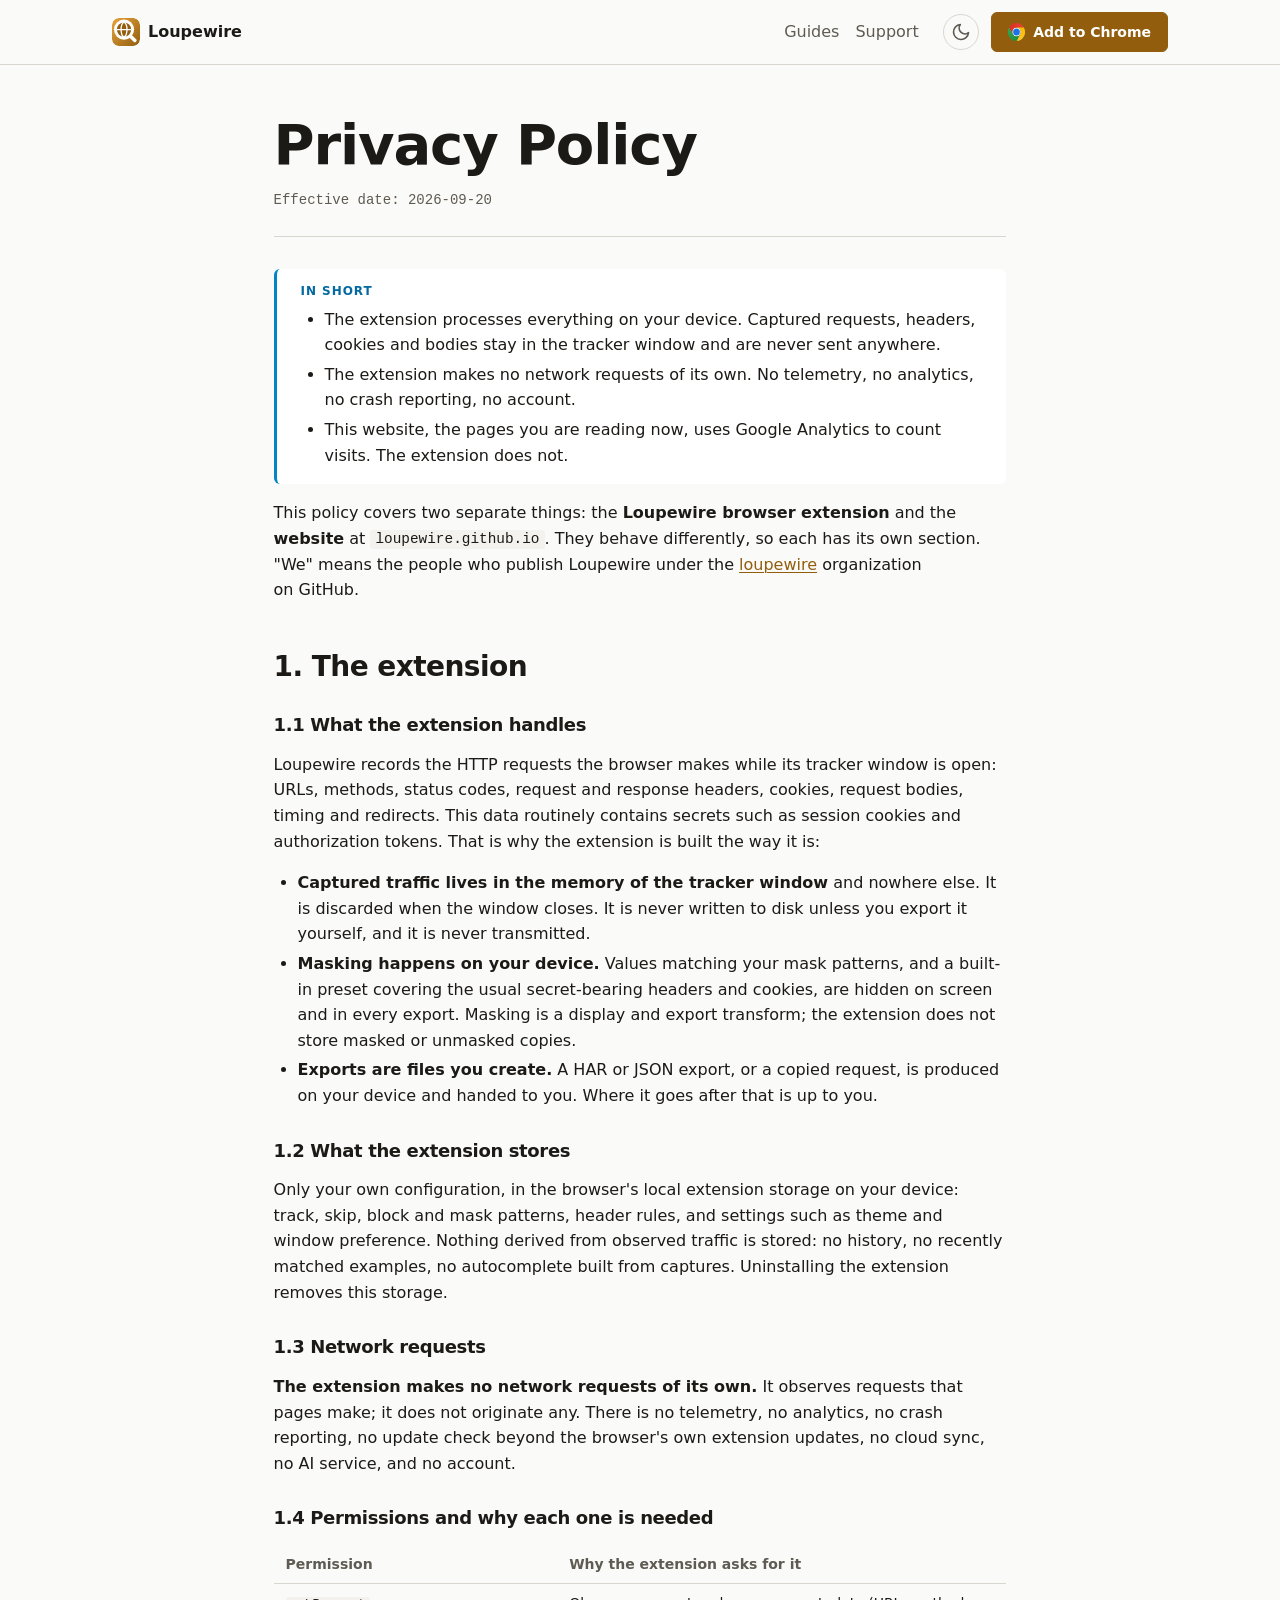
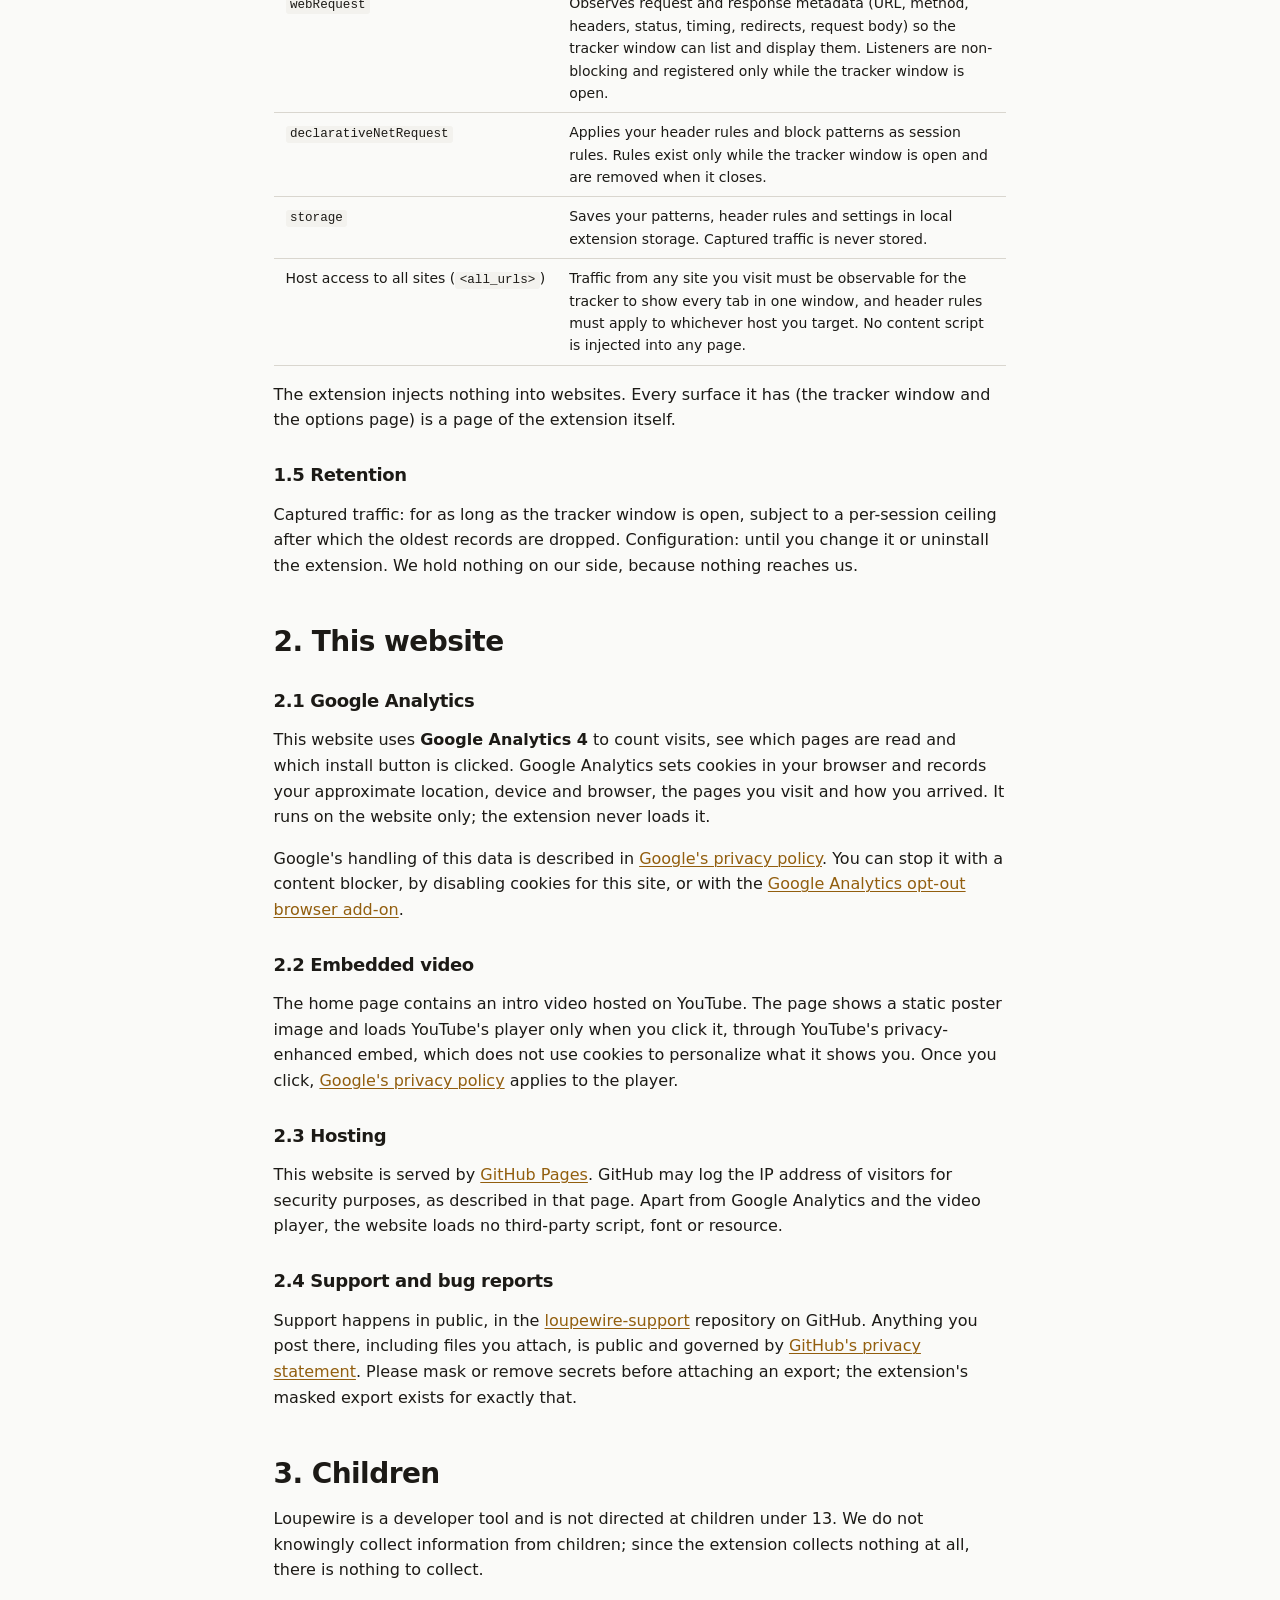
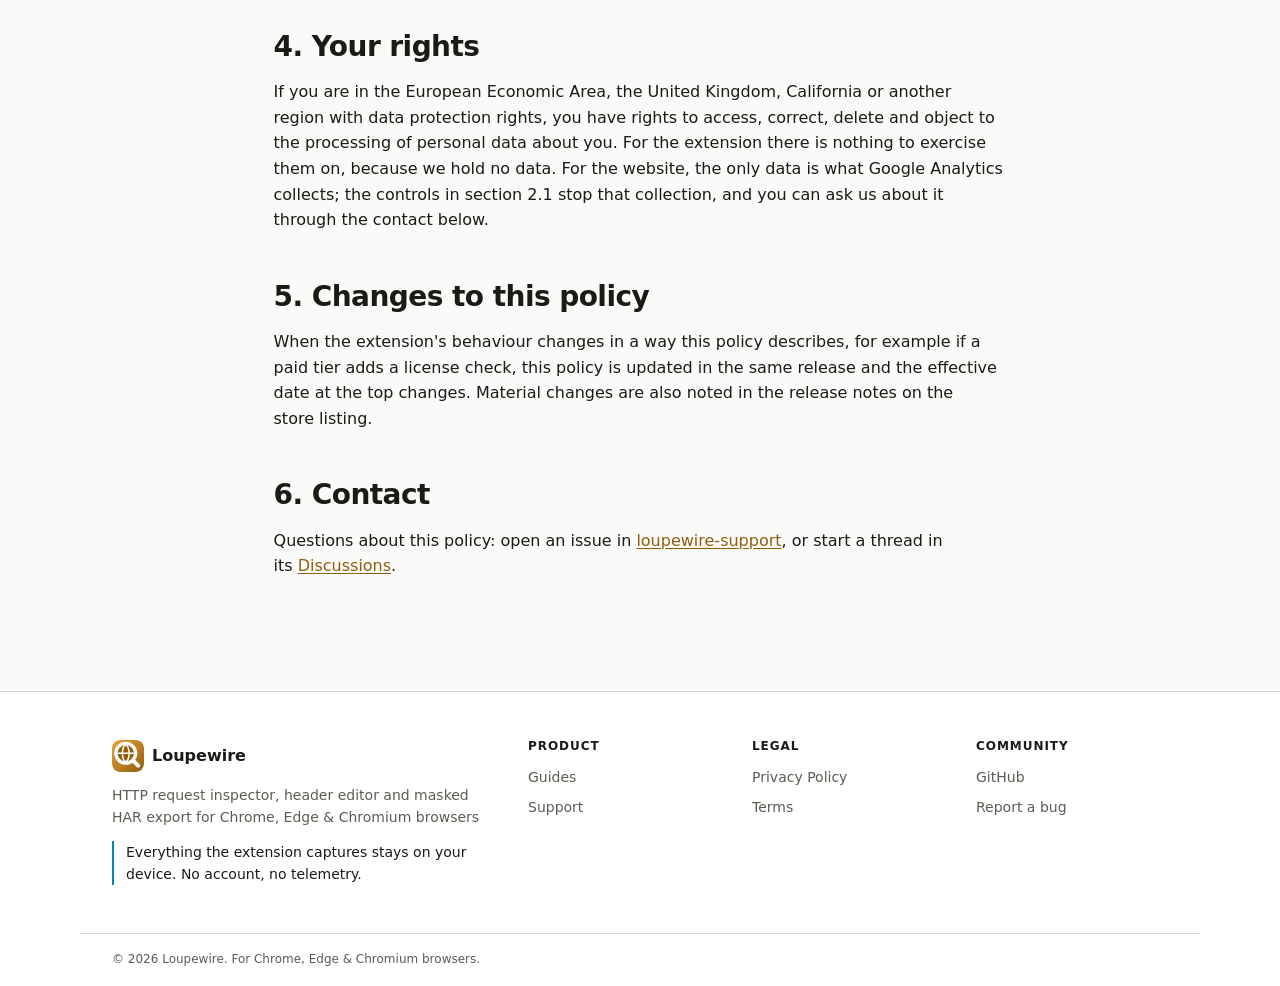
<file: privacy-policy/index.html>
<!doctype html>
<html lang="en" data-loupewire-theme="light">
  <head>
    <meta charset="utf-8">
    <meta name="viewport" content="width=device-width, initial-scale=1">
    <title>Privacy Policy - Loupewire</title>
    <meta name="description" content="What the Loupewire extension does with the traffic it captures (nothing leaves your device), and what this website collects.">
    <meta name="robots" content="index, follow">
    <link rel="canonical" href="https://loupewire.github.io/privacy-policy/">

    <meta property="og:type" content="website">
    <meta property="og:url" content="https://loupewire.github.io/privacy-policy/">
    <meta property="og:title" content="Privacy Policy - Loupewire">
    <meta property="og:description" content="What the Loupewire extension does with the traffic it captures (nothing leaves your device), and what this website collects.">
    <meta property="og:image" content="https://loupewire.github.io/assets/brand/og-image.png">
    <meta property="og:image:width" content="1200">
    <meta property="og:image:height" content="630">
    <meta property="og:site_name" content="Loupewire">
    <meta property="og:locale" content="en_US">
    <meta name="twitter:card" content="summary_large_image">
    <meta name="twitter:title" content="Privacy Policy - Loupewire">
    <meta name="twitter:description" content="What the Loupewire extension does with the traffic it captures (nothing leaves your device), and what this website collects.">
    <meta name="twitter:image" content="https://loupewire.github.io/assets/brand/og-image.png">

    <link rel="icon" href="/assets/brand/favicon.ico" sizes="32x32">
    <link rel="icon" href="/assets/brand/mark.svg" type="image/svg+xml">
    <link rel="icon" type="image/png" sizes="192x192" href="/assets/brand/favicon-192.png">
    <link rel="icon" type="image/png" sizes="96x96" href="/assets/brand/favicon-96.png">
    <link rel="icon" type="image/png" sizes="48x48" href="/assets/brand/favicon-48.png">
    <link rel="icon" type="image/png" sizes="32x32" href="/assets/brand/favicon-32.png">
    <link rel="icon" type="image/png" sizes="16x16" href="/assets/brand/favicon-16.png">
    <link rel="apple-touch-icon" sizes="180x180" href="/assets/brand/apple-touch-icon.png">
    <link rel="manifest" href="/site.webmanifest">
    <meta name="theme-color" content="#fafaf8">

    <script>
      (function () {
        var root = document.documentElement;
        root.classList.add('js');
        var stored = null;
        try {
          stored = window.localStorage.getItem('loupewire-site-theme');
        } catch (error) {
          stored = null;
        }
        if (stored === 'light' || stored === 'dark') {
          root.setAttribute('data-loupewire-theme', stored);
        }
      })();
    </script>
    <link rel="stylesheet" href="/css/tokens.css">
    <link rel="stylesheet" href="/css/site-tokens.css">
    <link rel="stylesheet" href="/css/global.css">
    <link rel="stylesheet" href="/css/components/header.css">
    <link rel="stylesheet" href="/css/components/footer.css">
    <link rel="stylesheet" href="/css/components/buttons.css">
    <link rel="stylesheet" href="/css/pages/legal.css">
    <script async src="https://www.googletagmanager.com/gtag/js?id=G-SE3C1NP6GV"></script>
    <script>
      window.dataLayer = window.dataLayer || [];
      function gtag() {
        dataLayer.push(arguments);
      }
      gtag('js', new Date());
      gtag('config', 'G-SE3C1NP6GV');
    </script>
  </head>
  <body class="page page--legal page--privacy-policy">
    <a class="skip-link" href="#main">Skip to content</a>
    <header class="site-header">
      <div class="container site-header__inner">
        <a class="site-header__brand" href="/">
          <img src="/assets/brand/mark.svg" alt="" width="28" height="28">
          <span>Loupewire</span>
        </a>
        <button class="site-header__menu" type="button" aria-expanded="false" aria-controls="site-nav" data-nav-toggle>
          <span class="visually-hidden">Menu</span>
          <svg aria-hidden="true" viewBox="0 0 24 24" width="24" height="24">
            <path class="site-header__menu-open" d="M4 7h16M4 12h16M4 17h16" stroke="currentColor" stroke-width="2" stroke-linecap="round" fill="none"/>
            <path class="site-header__menu-close" d="M6 6l12 12M18 6L6 18" stroke="currentColor" stroke-width="2" stroke-linecap="round" fill="none"/>
          </svg>
        </button>
        <nav id="site-nav" class="site-nav" aria-label="Main">
          <ul class="site-nav__list">
            <li class="site-nav__item"><a class="site-nav__link" href="/guides/">Guides</a></li>
            <li class="site-nav__item"><a class="site-nav__link" href="/support/">Support</a></li>
          </ul>
          <div class="site-nav__actions">
            <button class="theme-toggle" type="button" aria-pressed="false" title="Switch theme" data-theme-toggle>
              <span class="visually-hidden">Switch to light theme</span>
              <svg class="theme-toggle__sun" aria-hidden="true" viewBox="0 0 24 24" width="20" height="20">
                <circle cx="12" cy="12" r="4" fill="none" stroke="currentColor" stroke-width="2"/>
                <path d="M12 2v2M12 20v2M2 12h2M20 12h2M4.9 4.9l1.4 1.4M17.7 17.7l1.4 1.4M4.9 19.1l1.4-1.4M17.7 6.3l1.4-1.4" stroke="currentColor" stroke-width="2" stroke-linecap="round"/>
              </svg>
              <svg class="theme-toggle__moon" aria-hidden="true" viewBox="0 0 24 24" width="20" height="20">
                <path d="M21 12.8A9 9 0 1 1 11.2 3a7 7 0 0 0 9.8 9.8z" fill="none" stroke="currentColor" stroke-width="2" stroke-linejoin="round"/>
              </svg>
            </button>
            <a class="btn btn--primary" href="https://chromewebstore.google.com/detail/dkoclbklglebhboiodckkicoajbcmbjd" data-cta="navbar" data-edge-href="https://microsoftedge.microsoft.com/addons/detail/fobjeeglpkfdalljagicbgelbdmhlhgf"><img class="btn__icon" src="/assets/logos/google-chrome.svg" alt="" width="20" height="20"><span class="btn__label">Add to Chrome</span></a>
          </div>
        </nav>
      </div>
    </header>
    <main id="main" class="site-main">
      <article class="container legal">
        <header class="legal__header">
          <h1>Privacy Policy</h1>
          <p class="legal__updated">Effective date: <time datetime="2026-09-20">2026-09-20</time></p>
        </header>
        <div class="legal__body prose">
          <aside class="legal__summary" aria-labelledby="summary-title">
            <h2 id="summary-title">In short</h2>
            <ul>
              <li>The extension processes everything on your device. Captured requests, headers, cookies and bodies stay in the tracker window and are never sent anywhere.</li>
              <li>The extension makes no network requests of its own. No telemetry, no analytics, no crash reporting, no account.</li>
              <li>This website, the pages you are reading now, uses Google Analytics to count visits. The extension does not.</li>
            </ul>
          </aside>

          <p>This policy covers two separate things: the <strong>Loupewire browser extension</strong> and the <strong>website</strong> at <code>loupewire.github.io</code>. They behave differently, so each has its own section. "We" means the people who publish Loupewire under the <a href="https://github.com/loupewire" target="_blank" rel="noopener noreferrer">loupewire</a> organization on GitHub.</p>

          <h2 id="extension">1. The extension</h2>

          <h3 id="extension-what-it-handles">1.1 What the extension handles</h3>
          <p>Loupewire records the HTTP requests the browser makes while its tracker window is open: URLs, methods, status codes, request and response headers, cookies, request bodies, timing and redirects. This data routinely contains secrets such as session cookies and authorization tokens. That is why the extension is built the way it is:</p>
          <ul>
            <li><strong>Captured traffic lives in the memory of the tracker window</strong> and nowhere else. It is discarded when the window closes. It is never written to disk unless you export it yourself, and it is never transmitted.</li>
            <li><strong>Masking happens on your device.</strong> Values matching your mask patterns, and a built-in preset covering the usual secret-bearing headers and cookies, are hidden on screen and in every export. Masking is a display and export transform; the extension does not store masked or unmasked copies.</li>
            <li><strong>Exports are files you create.</strong> A HAR or JSON export, or a copied request, is produced on your device and handed to you. Where it goes after that is up to you.</li>
          </ul>

          <h3 id="extension-stored">1.2 What the extension stores</h3>
          <p>Only your own configuration, in the browser's local extension storage on your device: track, skip, block and mask patterns, header rules, and settings such as theme and window preference. Nothing derived from observed traffic is stored: no history, no recently matched examples, no autocomplete built from captures. Uninstalling the extension removes this storage.</p>

          <h3 id="extension-network">1.3 Network requests</h3>
          <p><strong>The extension makes no network requests of its own.</strong> It observes requests that pages make; it does not originate any. There is no telemetry, no analytics, no crash reporting, no update check beyond the browser's own extension updates, no cloud sync, no AI service, and no account.</p>
          <!-- ROADMAP 5.1: when the paid tier ships, replace the paragraph above with the one that names the license provider: activation sends the license key, an organization id, a seat id and a cosmetic device label to Polar, and nothing else. Keep the sentence in step with FETCH_ALLOWED_ORIGINS in src/config/app.ts. -->

          <h3 id="extension-permissions">1.4 Permissions and why each one is needed</h3>
          <div class="table-scroll">
            <table>
              <thead>
                <tr>
                  <th scope="col">Permission</th>
                  <th scope="col">Why the extension asks for it</th>
                </tr>
              </thead>
              <tbody>
                <tr>
                  <td><code>webRequest</code></td>
                  <td>Observes request and response metadata (URL, method, headers, status, timing, redirects, request body) so the tracker window can list and display them. Listeners are non-blocking and registered only while the tracker window is open.</td>
                </tr>
                <tr>
                  <td><code>declarativeNetRequest</code></td>
                  <td>Applies your header rules and block patterns as session rules. Rules exist only while the tracker window is open and are removed when it closes.</td>
                </tr>
                <tr>
                  <td><code>storage</code></td>
                  <td>Saves your patterns, header rules and settings in local extension storage. Captured traffic is never stored.</td>
                </tr>
                <tr>
                  <td>Host access to all sites (<code>&lt;all_urls&gt;</code>)</td>
                  <td>Traffic from any site you visit must be observable for the tracker to show every tab in one window, and header rules must apply to whichever host you target. No content script is injected into any page.</td>
                </tr>
              </tbody>
            </table>
          </div>
          <p>The extension injects nothing into websites. Every surface it has (the tracker window and the options page) is a page of the extension itself.</p>

          <h3 id="extension-retention">1.5 Retention</h3>
          <p>Captured traffic: for as long as the tracker window is open, subject to a per-session ceiling after which the oldest records are dropped. Configuration: until you change it or uninstall the extension. We hold nothing on our side, because nothing reaches us.</p>

          <h2 id="website">2. This website</h2>

          <h3 id="website-analytics">2.1 Google Analytics</h3>
          <p>This website uses <strong>Google Analytics 4</strong> to count visits, see which pages are read and which install button is clicked. Google Analytics sets cookies in your browser and records your approximate location, device and browser, the pages you visit and how you arrived. It runs on the website only; the extension never loads it.</p>
          <p>Google's handling of this data is described in <a href="https://policies.google.com/privacy" target="_blank" rel="noopener noreferrer">Google's privacy policy</a>. You can stop it with a content blocker, by disabling cookies for this site, or with the <a href="https://tools.google.com/dlpage/gaoptout" target="_blank" rel="noopener noreferrer">Google Analytics opt-out browser add-on</a>.</p>

          <h3 id="website-video">2.2 Embedded video</h3>
          <p>The home page contains an intro video hosted on YouTube. The page shows a static poster image and loads YouTube's player only when you click it, through YouTube's privacy-enhanced embed, which does not use cookies to personalize what it shows you. Once you click, <a href="https://policies.google.com/privacy" target="_blank" rel="noopener noreferrer">Google's privacy policy</a> applies to the player.</p>

          <h3 id="website-hosting">2.3 Hosting</h3>
          <p>This website is served by <a href="https://docs.github.com/en/pages/getting-started-with-github-pages/about-github-pages#data-collection" target="_blank" rel="noopener noreferrer">GitHub Pages</a>. GitHub may log the IP address of visitors for security purposes, as described in that page. Apart from Google Analytics and the video player, the website loads no third-party script, font or resource.</p>

          <h3 id="website-support">2.4 Support and bug reports</h3>
          <p>Support happens in public, in the <a href="https://github.com/loupewire/loupewire-support" target="_blank" rel="noopener noreferrer">loupewire-support</a> repository on GitHub. Anything you post there, including files you attach, is public and governed by <a href="https://docs.github.com/en/site-policy/privacy-policies/github-general-privacy-statement" target="_blank" rel="noopener noreferrer">GitHub's privacy statement</a>. Please mask or remove secrets before attaching an export; the extension's masked export exists for exactly that.</p>

          <h2 id="children">3. Children</h2>
          <p>Loupewire is a developer tool and is not directed at children under 13. We do not knowingly collect information from children; since the extension collects nothing at all, there is nothing to collect.</p>

          <h2 id="rights">4. Your rights</h2>
          <p>If you are in the European Economic Area, the United Kingdom, California or another region with data protection rights, you have rights to access, correct, delete and object to the processing of personal data about you. For the extension there is nothing to exercise them on, because we hold no data. For the website, the only data is what Google Analytics collects; the controls in section 2.1 stop that collection, and you can ask us about it through the contact below.</p>

          <h2 id="changes">5. Changes to this policy</h2>
          <p>When the extension's behaviour changes in a way this policy describes, for example if a paid tier adds a license check, this policy is updated in the same release and the effective date at the top changes. Material changes are also noted in the release notes on the store listing.</p>

          <h2 id="contact">6. Contact</h2>
          <p>Questions about this policy: open an issue in <a href="https://github.com/loupewire/loupewire-support/issues" target="_blank" rel="noopener noreferrer">loupewire-support</a>, or start a thread in its <a href="https://github.com/loupewire/loupewire-support/discussions" target="_blank" rel="noopener noreferrer">Discussions</a>.</p>

        </div>
      </article>
    </main>
    <footer class="site-footer">
      <div class="container site-footer__inner">
        <div class="site-footer__brand">
          <a class="site-footer__logo" href="/">
            <img src="/assets/brand/mark.svg" alt="" width="32" height="32">
            <span>Loupewire</span>
          </a>
          <p class="site-footer__tagline">HTTP request inspector, header editor and masked HAR export for Chrome, Edge & Chromium browsers</p>
          <p class="site-footer__promise">Everything the extension captures stays on your device. No account, no telemetry.</p>
        </div>
        <div class="site-footer__group">
          <h2 class="site-footer__title">Product</h2>
          <ul class="site-footer__links">
            <li><a href="/guides/">Guides</a></li>
            <li><a href="/support/">Support</a></li>
          </ul>
        </div>
        <div class="site-footer__group">
          <h2 class="site-footer__title">Legal</h2>
          <ul class="site-footer__links">
            <li><a href="/privacy-policy/">Privacy Policy</a></li>
            <li><a href="/terms/">Terms</a></li>
          </ul>
        </div>
        <div class="site-footer__group">
          <h2 class="site-footer__title">Community</h2>
          <ul class="site-footer__links">
            <li><a href="https://github.com/loupewire" target="_blank" rel="noopener noreferrer">GitHub</a></li>
            <li><a href="https://github.com/loupewire/loupewire-support/issues" target="_blank" rel="noopener noreferrer">Report a bug</a></li>
          </ul>
        </div>
      </div>
      <div class="container site-footer__bottom">
        <p>&copy; 2026 Loupewire. For Chrome, Edge &amp; Chromium browsers.</p>
      </div>
    </footer>
    <script src="/js/utils/analytics.js" defer></script>
    <script src="/js/utils/browser-detect.js" defer></script>
    <script src="/js/utils/theme-toggle.js" defer></script>
    <script src="/js/utils/nav-toggle.js" defer></script>
  </body>
</html>
</file>
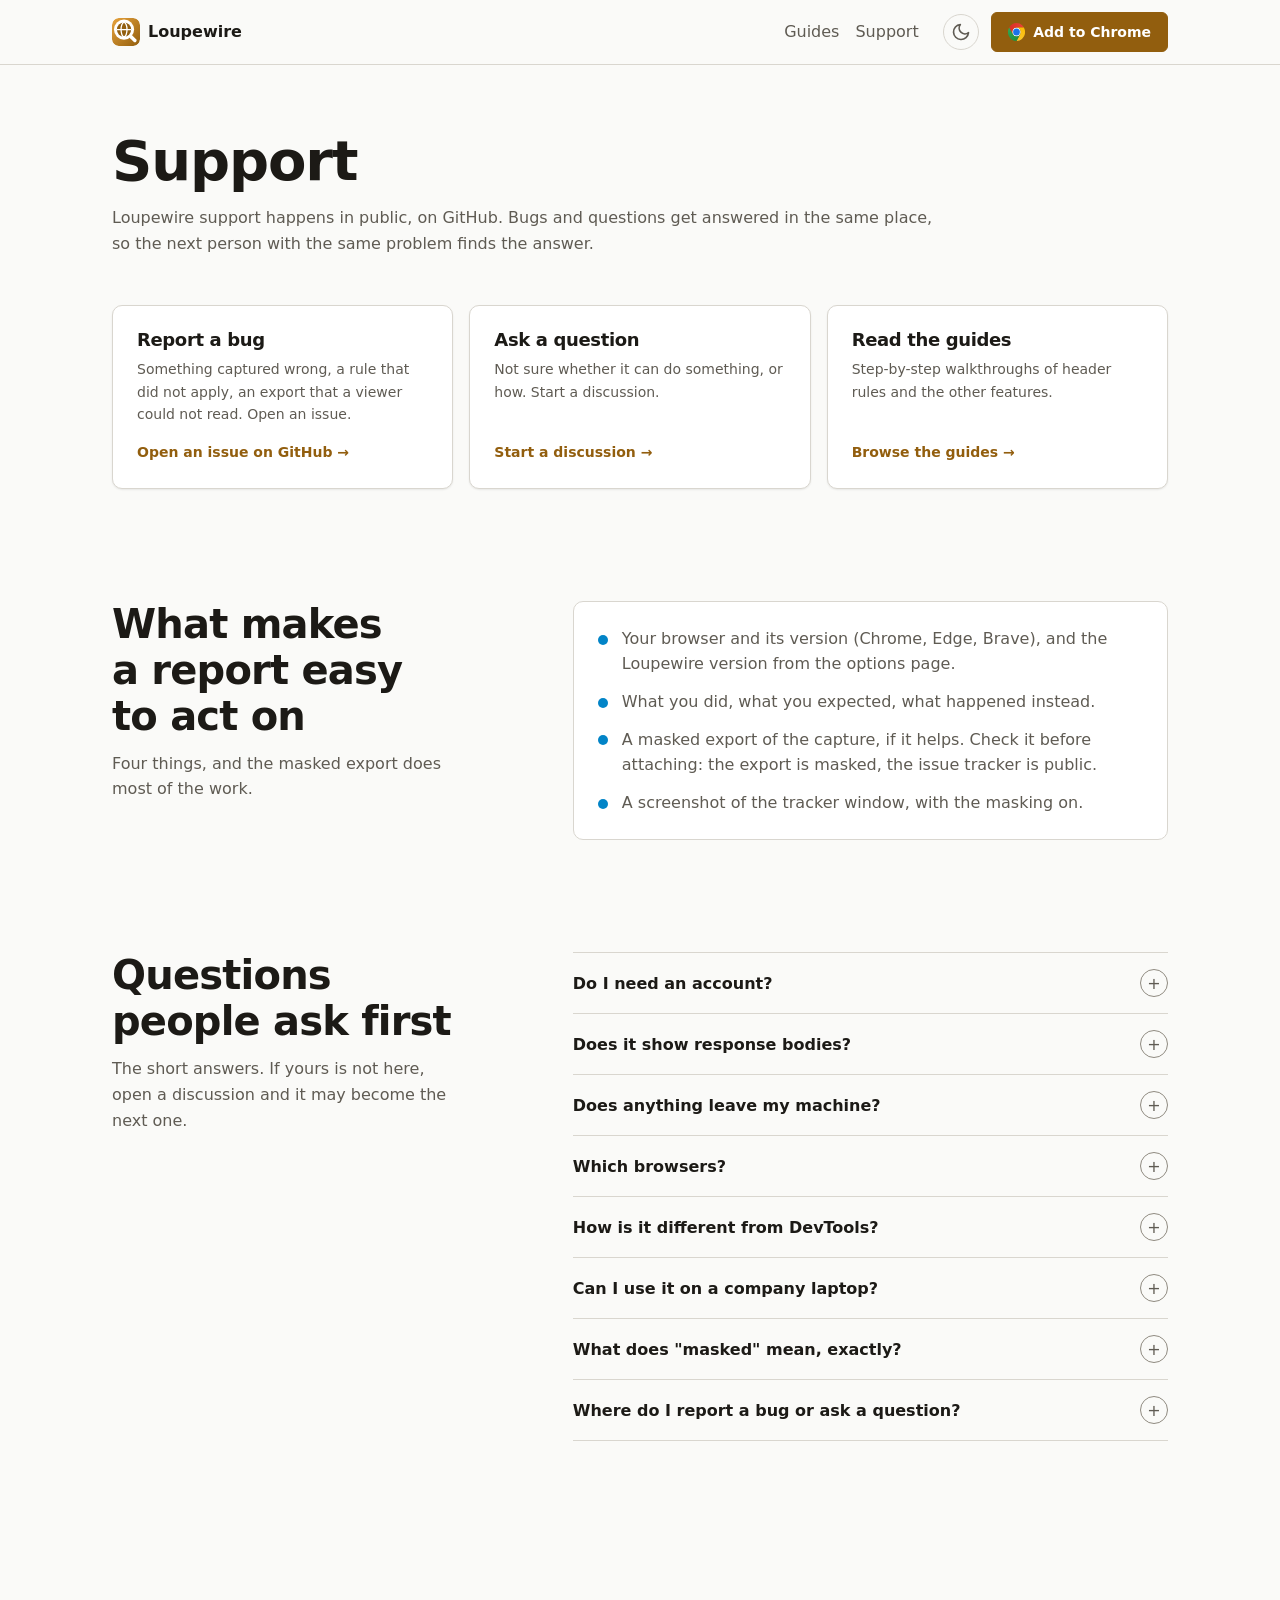
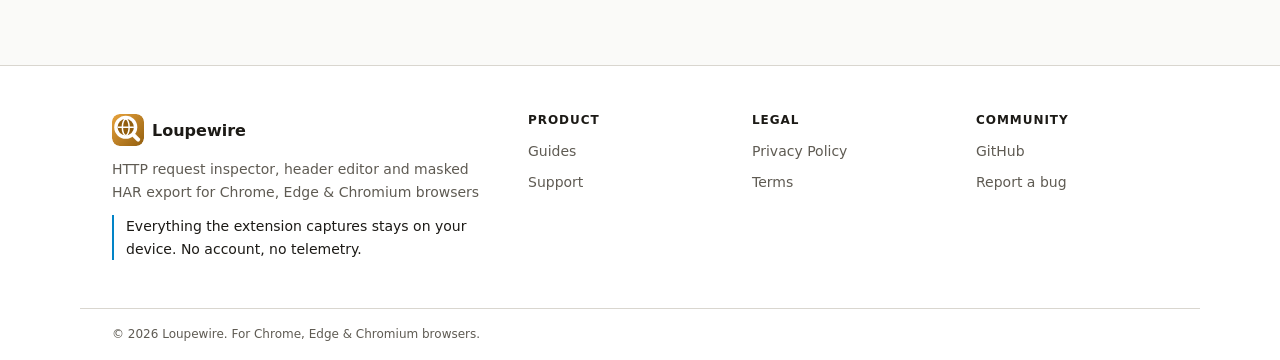
<file: support/index.html>
<!doctype html>
<html lang="en" data-loupewire-theme="light">
  <head>
    <meta charset="utf-8">
    <meta name="viewport" content="width=device-width, initial-scale=1">
    <title>Support - Loupewire</title>
    <meta name="description" content="Report a bug, ask a question or read the guides. Loupewire support happens in public on GitHub.">
    <meta name="robots" content="index, follow">
    <link rel="canonical" href="https://loupewire.github.io/support/">

    <meta property="og:type" content="website">
    <meta property="og:url" content="https://loupewire.github.io/support/">
    <meta property="og:title" content="Support - Loupewire">
    <meta property="og:description" content="Report a bug, ask a question or read the guides. Loupewire support happens in public on GitHub.">
    <meta property="og:image" content="https://loupewire.github.io/assets/brand/og-image.png">
    <meta property="og:image:width" content="1200">
    <meta property="og:image:height" content="630">
    <meta property="og:site_name" content="Loupewire">
    <meta property="og:locale" content="en_US">
    <meta name="twitter:card" content="summary_large_image">
    <meta name="twitter:title" content="Support - Loupewire">
    <meta name="twitter:description" content="Report a bug, ask a question or read the guides. Loupewire support happens in public on GitHub.">
    <meta name="twitter:image" content="https://loupewire.github.io/assets/brand/og-image.png">

    <link rel="icon" href="/assets/brand/favicon.ico" sizes="32x32">
    <link rel="icon" href="/assets/brand/mark.svg" type="image/svg+xml">
    <link rel="icon" type="image/png" sizes="192x192" href="/assets/brand/favicon-192.png">
    <link rel="icon" type="image/png" sizes="96x96" href="/assets/brand/favicon-96.png">
    <link rel="icon" type="image/png" sizes="48x48" href="/assets/brand/favicon-48.png">
    <link rel="icon" type="image/png" sizes="32x32" href="/assets/brand/favicon-32.png">
    <link rel="icon" type="image/png" sizes="16x16" href="/assets/brand/favicon-16.png">
    <link rel="apple-touch-icon" sizes="180x180" href="/assets/brand/apple-touch-icon.png">
    <link rel="manifest" href="/site.webmanifest">
    <meta name="theme-color" content="#fafaf8">

    <script>
      (function () {
        var root = document.documentElement;
        root.classList.add('js');
        var stored = null;
        try {
          stored = window.localStorage.getItem('loupewire-site-theme');
        } catch (error) {
          stored = null;
        }
        if (stored === 'light' || stored === 'dark') {
          root.setAttribute('data-loupewire-theme', stored);
        }
      })();
    </script>
    <link rel="stylesheet" href="/css/tokens.css">
    <link rel="stylesheet" href="/css/site-tokens.css">
    <link rel="stylesheet" href="/css/global.css">
    <link rel="stylesheet" href="/css/components/header.css">
    <link rel="stylesheet" href="/css/components/footer.css">
    <link rel="stylesheet" href="/css/components/buttons.css">
    <link rel="stylesheet" href="/css/components/cards.css">
    <link rel="stylesheet" href="/css/components/faq.css">
    <link rel="stylesheet" href="/css/pages/support.css">
    <script type="application/ld+json">
    {
      "@context": "https://schema.org",
      "@graph": [
        {
          "@type": "FAQPage",
          "@id": "https://loupewire.github.io/support/#faq",
          "mainEntity": [{"@type":"Question","name":"Do I need an account?","acceptedAnswer":{"@type":"Answer","text":"No. Install it, press Ctrl+Shift+1, and the tracker opens. There is nothing to sign up for."}},{"@type":"Question","name":"Does it show response bodies?","acceptedAnswer":{"@type":"Answer","text":"Not in the current version. Exports contain request and response headers, cookies, request bodies, timing and redirects."}},{"@type":"Question","name":"Does anything leave my machine?","acceptedAnswer":{"@type":"Answer","text":"Nothing from the extension. It makes no network requests of its own. This website uses Google Analytics to count visits; the extension does not, and the privacy policy keeps the two apart."}},{"@type":"Question","name":"Which browsers?","acceptedAnswer":{"@type":"Answer","text":"Chrome, Edge and other Chromium browsers."}},{"@type":"Question","name":"How is it different from DevTools?","acceptedAnswer":{"@type":"Answer","text":"DevTools shows one tab and shows raw tokens. Loupewire shows every tab in one window and masks tokens before you see them. Use both: DevTools for the console and debugging, Loupewire for the evidence you attach."}},{"@type":"Question","name":"Can I use it on a company laptop?","acceptedAnswer":{"@type":"Answer","text":"That is what it is for. It needs no system proxy, no root certificate and no admin rights, only the extension permissions the store shows you. Follow your employer's policy on what you attach to tickets."}},{"@type":"Question","name":"What does \"masked\" mean, exactly?","acceptedAnswer":{"@type":"Answer","text":"A masked value shows its first and last characters and hides the rest, on screen and in every export. Masking is a display transform; the extension keeps no copy of the value anywhere."}},{"@type":"Question","name":"Where do I report a bug or ask a question?","acceptedAnswer":{"@type":"Answer","text":"In the public loupewire-support repository on GitHub. Attach a masked export, say which browser and version, and describe what you expected."}}]
        },
        {
          "@type": "BreadcrumbList",
          "itemListElement": [
            { "@type": "ListItem", "position": 1, "name": "Home", "item": "https://loupewire.github.io/" },
            { "@type": "ListItem", "position": 2, "name": "Support", "item": "https://loupewire.github.io/support/" }
          ]
        }
      ]
    }
    </script>
    <script async src="https://www.googletagmanager.com/gtag/js?id=G-SE3C1NP6GV"></script>
    <script>
      window.dataLayer = window.dataLayer || [];
      function gtag() {
        dataLayer.push(arguments);
      }
      gtag('js', new Date());
      gtag('config', 'G-SE3C1NP6GV');
    </script>
  </head>
  <body class="page page--support">
    <a class="skip-link" href="#main">Skip to content</a>
    <header class="site-header">
      <div class="container site-header__inner">
        <a class="site-header__brand" href="/">
          <img src="/assets/brand/mark.svg" alt="" width="28" height="28">
          <span>Loupewire</span>
        </a>
        <button class="site-header__menu" type="button" aria-expanded="false" aria-controls="site-nav" data-nav-toggle>
          <span class="visually-hidden">Menu</span>
          <svg aria-hidden="true" viewBox="0 0 24 24" width="24" height="24">
            <path class="site-header__menu-open" d="M4 7h16M4 12h16M4 17h16" stroke="currentColor" stroke-width="2" stroke-linecap="round" fill="none"/>
            <path class="site-header__menu-close" d="M6 6l12 12M18 6L6 18" stroke="currentColor" stroke-width="2" stroke-linecap="round" fill="none"/>
          </svg>
        </button>
        <nav id="site-nav" class="site-nav" aria-label="Main">
          <ul class="site-nav__list">
            <li class="site-nav__item"><a class="site-nav__link" href="/guides/">Guides</a></li>
            <li class="site-nav__item"><a class="site-nav__link" href="/support/">Support</a></li>
          </ul>
          <div class="site-nav__actions">
            <button class="theme-toggle" type="button" aria-pressed="false" title="Switch theme" data-theme-toggle>
              <span class="visually-hidden">Switch to light theme</span>
              <svg class="theme-toggle__sun" aria-hidden="true" viewBox="0 0 24 24" width="20" height="20">
                <circle cx="12" cy="12" r="4" fill="none" stroke="currentColor" stroke-width="2"/>
                <path d="M12 2v2M12 20v2M2 12h2M20 12h2M4.9 4.9l1.4 1.4M17.7 17.7l1.4 1.4M4.9 19.1l1.4-1.4M17.7 6.3l1.4-1.4" stroke="currentColor" stroke-width="2" stroke-linecap="round"/>
              </svg>
              <svg class="theme-toggle__moon" aria-hidden="true" viewBox="0 0 24 24" width="20" height="20">
                <path d="M21 12.8A9 9 0 1 1 11.2 3a7 7 0 0 0 9.8 9.8z" fill="none" stroke="currentColor" stroke-width="2" stroke-linejoin="round"/>
              </svg>
            </button>
            <a class="btn btn--primary" href="https://chromewebstore.google.com/detail/dkoclbklglebhboiodckkicoajbcmbjd" data-cta="navbar" data-edge-href="https://microsoftedge.microsoft.com/addons/detail/fobjeeglpkfdalljagicbgelbdmhlhgf"><img class="btn__icon" src="/assets/logos/google-chrome.svg" alt="" width="20" height="20"><span class="btn__label">Add to Chrome</span></a>
          </div>
        </nav>
      </div>
    </header>
    <main id="main" class="site-main">
      <section class="section support">
        <div class="container">
          <header class="section__header">
            <h1>Support</h1>
            <p class="section__lead">Loupewire support happens in public, on GitHub. Bugs and questions get answered in the same place, so the next person with the same problem finds the answer.</p>
          </header>
          <ul class="cards cards--three">
            <li class="card card--link">
              <h2 class="card__title">Report a bug</h2>
              <p class="card__body">Something captured wrong, a rule that did not apply, an export that a viewer could not read. Open an issue.</p>
              <a class="card__link" href="https://github.com/loupewire/loupewire-support/issues/new/choose" target="_blank" rel="noopener noreferrer">Open an issue on GitHub</a>
            </li>
            <li class="card card--link">
              <h2 class="card__title">Ask a question</h2>
              <p class="card__body">Not sure whether it can do something, or how. Start a discussion.</p>
              <a class="card__link" href="https://github.com/loupewire/loupewire-support/discussions" target="_blank" rel="noopener noreferrer">Start a discussion</a>
            </li>
            <li class="card card--link">
              <h2 class="card__title">Read the guides</h2>
              <p class="card__body">Step-by-step walkthroughs of header rules and the other features.</p>
              <a class="card__link" href="/guides/">Browse the guides</a>
            </li>
          </ul>
        </div>
      </section>

      <section class="section support__include">
        <div class="container split">
          <div class="split__intro">
            <h2>What makes a report easy to act on</h2>
            <p class="split__lead">Four things, and the masked export does most of the work.</p>
          </div>
          <ul class="checklist">
            <li>Your browser and its version (Chrome, Edge, Brave), and the Loupewire version from the options page.</li>
            <li>What you did, what you expected, what happened instead.</li>
            <li>A masked export of the capture, if it helps. Check it before attaching: the export is masked, the issue tracker is public.</li>
            <li>A screenshot of the tracker window, with the masking on.</li>
          </ul>
        </div>
      </section>

      <section id="faq" class="section faq">
        <div class="container split faq__inner">
          <div class="faq__intro">
            <h2>Questions people ask first</h2>
            <p class="split__lead">The short answers. If yours is not here, open a discussion and it may become the next one.</p>
          </div>
          <div class="faq__list">
            <details class="faq__item">
              <summary class="faq__question">Do I need an account?</summary>
              <div class="faq__answer"><p>No. Install it, press Ctrl+Shift+1, and the tracker opens. There is nothing to sign up for.</p></div>
            </details>
            <details class="faq__item">
              <summary class="faq__question">Does it show response bodies?</summary>
              <div class="faq__answer"><p>Not in the current version. Exports contain request and response headers, cookies, request bodies, timing and redirects.</p></div>
            </details>
            <details class="faq__item">
              <summary class="faq__question">Does anything leave my machine?</summary>
              <div class="faq__answer"><p>Nothing from the extension. It makes no network requests of its own. This website uses Google Analytics to count visits; the extension does not, and the <a href="/privacy-policy/">privacy policy</a> keeps the two apart.</p></div>
            </details>
            <details class="faq__item">
              <summary class="faq__question">Which browsers?</summary>
              <div class="faq__answer"><p>Chrome, Edge and other Chromium browsers.</p></div>
            </details>
            <details class="faq__item">
              <summary class="faq__question">How is it different from DevTools?</summary>
              <div class="faq__answer"><p>DevTools shows one tab and shows raw tokens. Loupewire shows every tab in one window and masks tokens before you see them. Use both: DevTools for the console and debugging, Loupewire for the evidence you attach.</p></div>
            </details>
            <details class="faq__item">
              <summary class="faq__question">Can I use it on a company laptop?</summary>
              <div class="faq__answer"><p>That is what it is for. It needs no system proxy, no root certificate and no admin rights, only the extension permissions the store shows you. Follow your employer's policy on what you attach to tickets.</p></div>
            </details>
            <details class="faq__item">
              <summary class="faq__question">What does &quot;masked&quot; mean, exactly?</summary>
              <div class="faq__answer"><p>A masked value shows its first and last characters and hides the rest, on screen and in every export. Masking is a display transform; the extension keeps no copy of the value anywhere.</p></div>
            </details>
            <details class="faq__item">
              <summary class="faq__question">Where do I report a bug or ask a question?</summary>
              <div class="faq__answer"><p>In the public <a href="https://github.com/loupewire/loupewire-support" target="_blank" rel="noopener noreferrer">loupewire-support</a> repository on GitHub. Attach a masked export, say which browser and version, and describe what you expected.</p></div>
            </details>
          </div>
        </div>
      </section>

    </main>
    <footer class="site-footer">
      <div class="container site-footer__inner">
        <div class="site-footer__brand">
          <a class="site-footer__logo" href="/">
            <img src="/assets/brand/mark.svg" alt="" width="32" height="32">
            <span>Loupewire</span>
          </a>
          <p class="site-footer__tagline">HTTP request inspector, header editor and masked HAR export for Chrome, Edge & Chromium browsers</p>
          <p class="site-footer__promise">Everything the extension captures stays on your device. No account, no telemetry.</p>
        </div>
        <div class="site-footer__group">
          <h2 class="site-footer__title">Product</h2>
          <ul class="site-footer__links">
            <li><a href="/guides/">Guides</a></li>
            <li><a href="/support/">Support</a></li>
          </ul>
        </div>
        <div class="site-footer__group">
          <h2 class="site-footer__title">Legal</h2>
          <ul class="site-footer__links">
            <li><a href="/privacy-policy/">Privacy Policy</a></li>
            <li><a href="/terms/">Terms</a></li>
          </ul>
        </div>
        <div class="site-footer__group">
          <h2 class="site-footer__title">Community</h2>
          <ul class="site-footer__links">
            <li><a href="https://github.com/loupewire" target="_blank" rel="noopener noreferrer">GitHub</a></li>
            <li><a href="https://github.com/loupewire/loupewire-support/issues" target="_blank" rel="noopener noreferrer">Report a bug</a></li>
          </ul>
        </div>
      </div>
      <div class="container site-footer__bottom">
        <p>&copy; 2026 Loupewire. For Chrome, Edge &amp; Chromium browsers.</p>
      </div>
    </footer>
    <script src="/js/utils/analytics.js" defer></script>
    <script src="/js/utils/browser-detect.js" defer></script>
    <script src="/js/utils/theme-toggle.js" defer></script>
    <script src="/js/utils/nav-toggle.js" defer></script>
  </body>
</html>
</file>
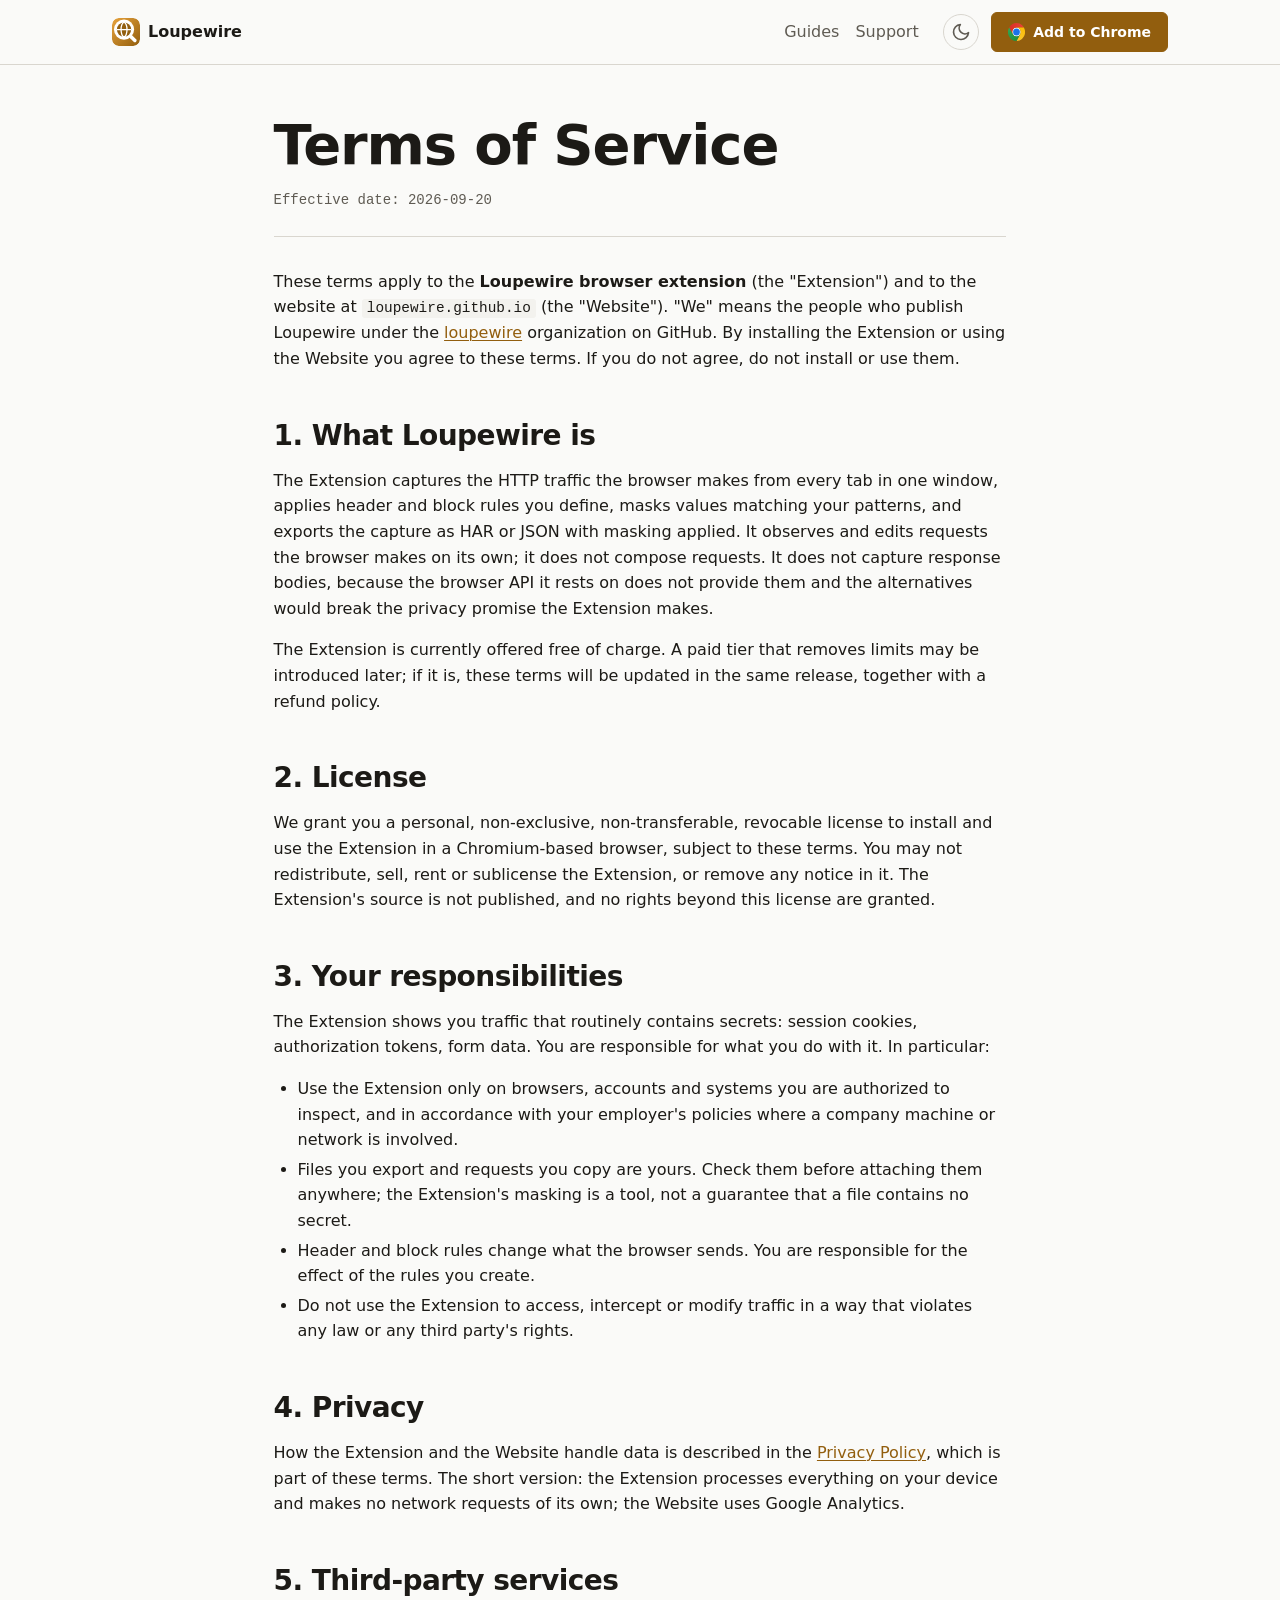
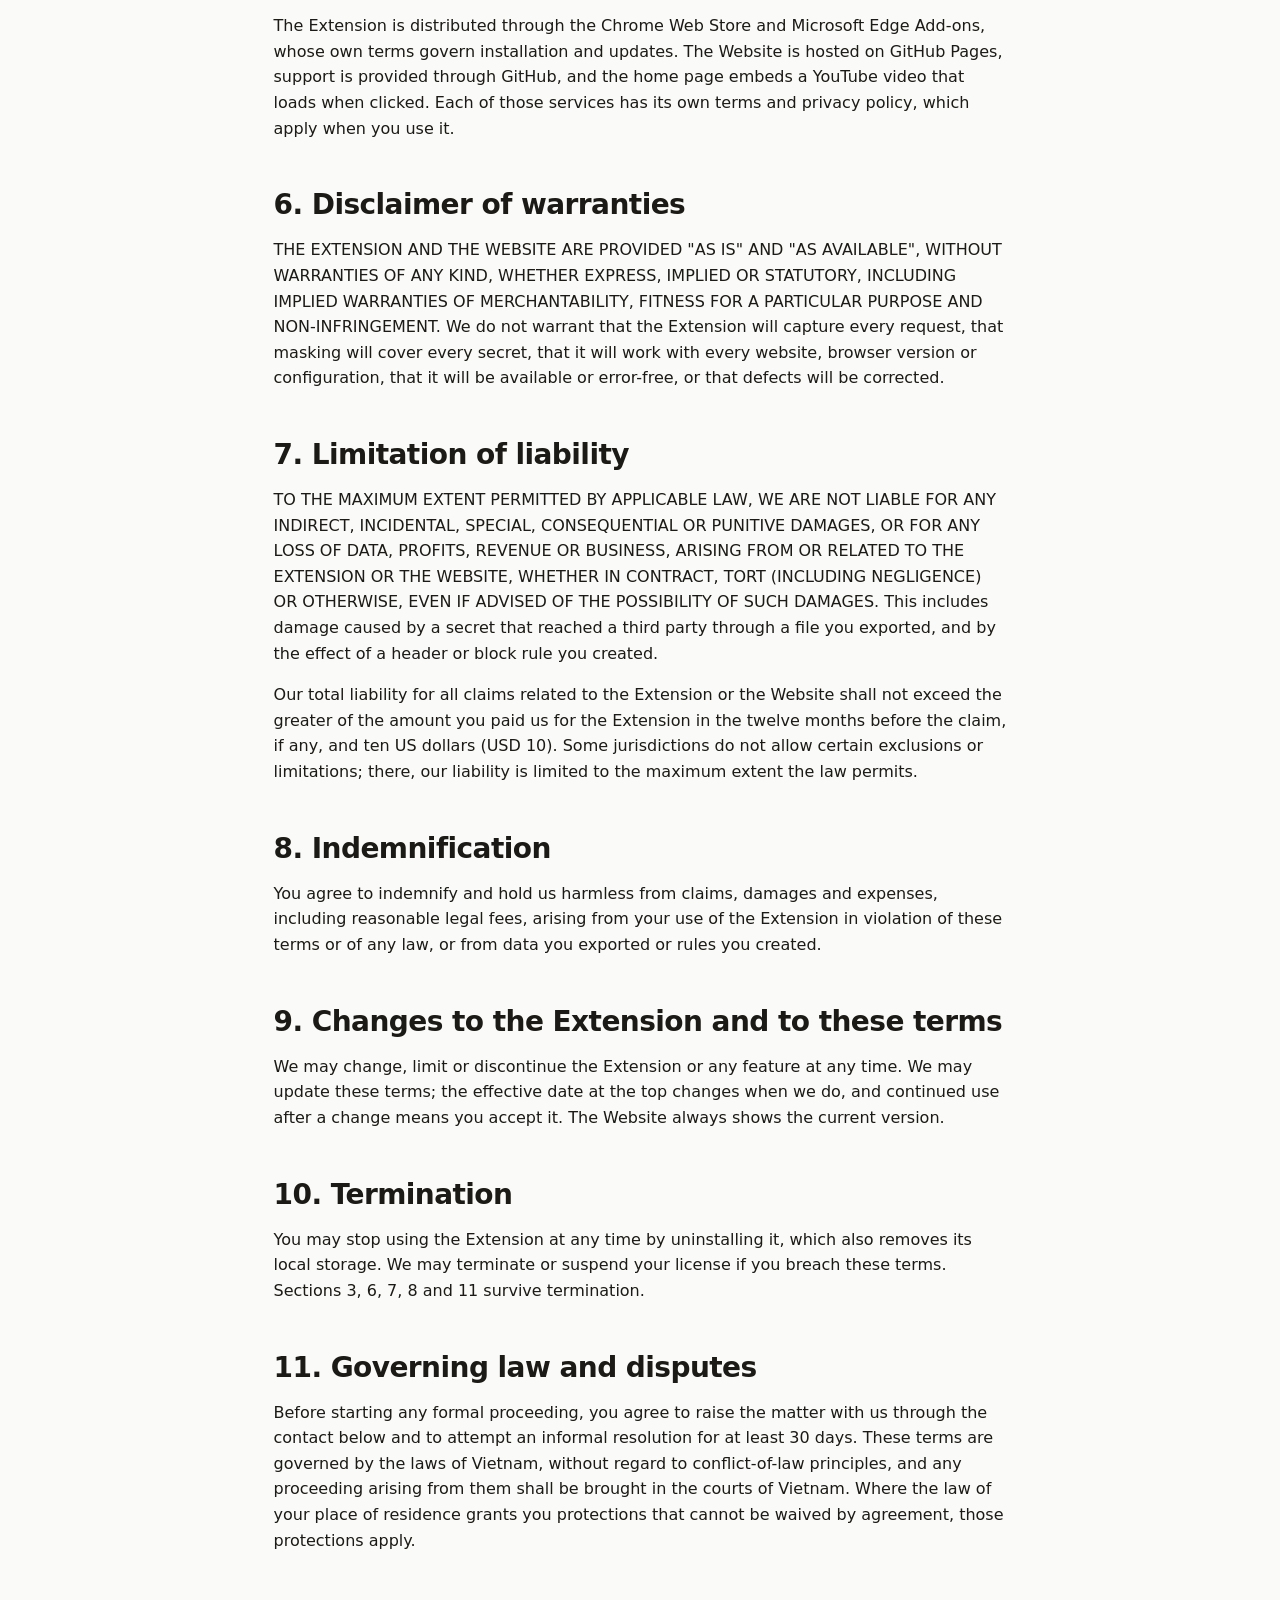
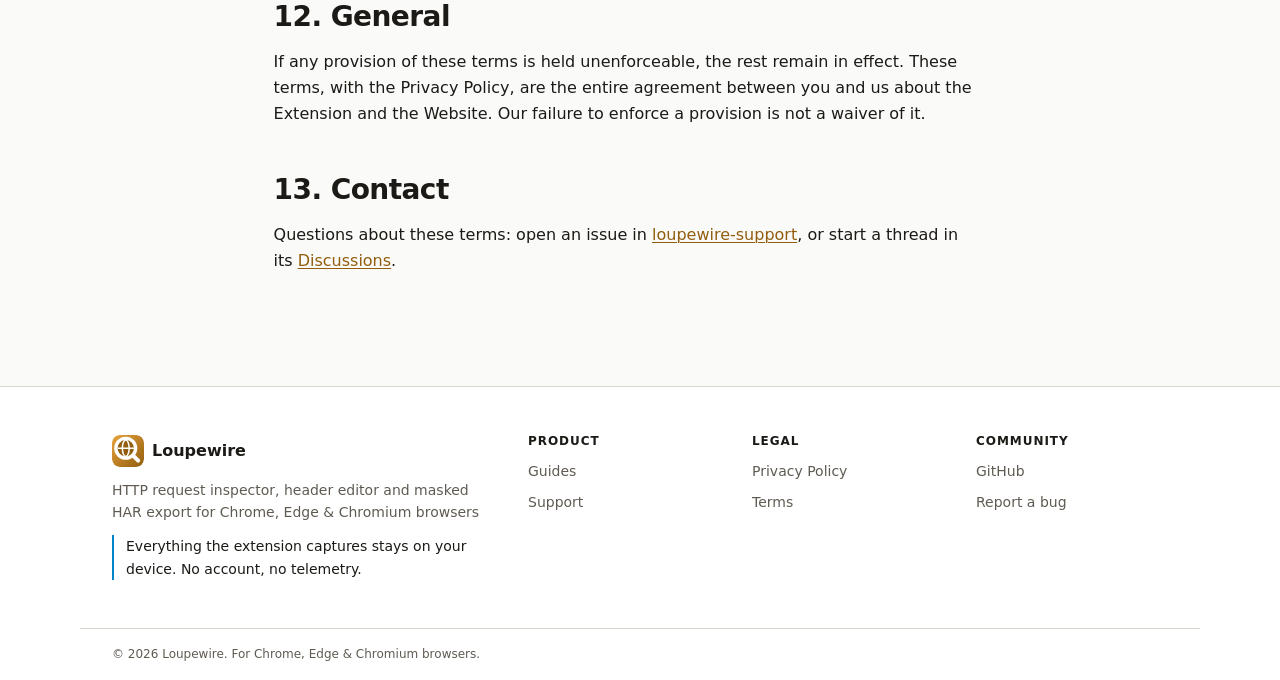
<file: terms/index.html>
<!doctype html>
<html lang="en" data-loupewire-theme="light">
  <head>
    <meta charset="utf-8">
    <meta name="viewport" content="width=device-width, initial-scale=1">
    <title>Terms of Service - Loupewire</title>
    <meta name="description" content="The terms under which the Loupewire browser extension and this website are provided.">
    <meta name="robots" content="index, follow">
    <link rel="canonical" href="https://loupewire.github.io/terms/">

    <meta property="og:type" content="website">
    <meta property="og:url" content="https://loupewire.github.io/terms/">
    <meta property="og:title" content="Terms of Service - Loupewire">
    <meta property="og:description" content="The terms under which the Loupewire browser extension and this website are provided.">
    <meta property="og:image" content="https://loupewire.github.io/assets/brand/og-image.png">
    <meta property="og:image:width" content="1200">
    <meta property="og:image:height" content="630">
    <meta property="og:site_name" content="Loupewire">
    <meta property="og:locale" content="en_US">
    <meta name="twitter:card" content="summary_large_image">
    <meta name="twitter:title" content="Terms of Service - Loupewire">
    <meta name="twitter:description" content="The terms under which the Loupewire browser extension and this website are provided.">
    <meta name="twitter:image" content="https://loupewire.github.io/assets/brand/og-image.png">

    <link rel="icon" href="/assets/brand/favicon.ico" sizes="32x32">
    <link rel="icon" href="/assets/brand/mark.svg" type="image/svg+xml">
    <link rel="icon" type="image/png" sizes="192x192" href="/assets/brand/favicon-192.png">
    <link rel="icon" type="image/png" sizes="96x96" href="/assets/brand/favicon-96.png">
    <link rel="icon" type="image/png" sizes="48x48" href="/assets/brand/favicon-48.png">
    <link rel="icon" type="image/png" sizes="32x32" href="/assets/brand/favicon-32.png">
    <link rel="icon" type="image/png" sizes="16x16" href="/assets/brand/favicon-16.png">
    <link rel="apple-touch-icon" sizes="180x180" href="/assets/brand/apple-touch-icon.png">
    <link rel="manifest" href="/site.webmanifest">
    <meta name="theme-color" content="#fafaf8">

    <script>
      (function () {
        var root = document.documentElement;
        root.classList.add('js');
        var stored = null;
        try {
          stored = window.localStorage.getItem('loupewire-site-theme');
        } catch (error) {
          stored = null;
        }
        if (stored === 'light' || stored === 'dark') {
          root.setAttribute('data-loupewire-theme', stored);
        }
      })();
    </script>
    <link rel="stylesheet" href="/css/tokens.css">
    <link rel="stylesheet" href="/css/site-tokens.css">
    <link rel="stylesheet" href="/css/global.css">
    <link rel="stylesheet" href="/css/components/header.css">
    <link rel="stylesheet" href="/css/components/footer.css">
    <link rel="stylesheet" href="/css/components/buttons.css">
    <link rel="stylesheet" href="/css/pages/legal.css">
    <script async src="https://www.googletagmanager.com/gtag/js?id=G-SE3C1NP6GV"></script>
    <script>
      window.dataLayer = window.dataLayer || [];
      function gtag() {
        dataLayer.push(arguments);
      }
      gtag('js', new Date());
      gtag('config', 'G-SE3C1NP6GV');
    </script>
  </head>
  <body class="page page--legal page--terms">
    <a class="skip-link" href="#main">Skip to content</a>
    <header class="site-header">
      <div class="container site-header__inner">
        <a class="site-header__brand" href="/">
          <img src="/assets/brand/mark.svg" alt="" width="28" height="28">
          <span>Loupewire</span>
        </a>
        <button class="site-header__menu" type="button" aria-expanded="false" aria-controls="site-nav" data-nav-toggle>
          <span class="visually-hidden">Menu</span>
          <svg aria-hidden="true" viewBox="0 0 24 24" width="24" height="24">
            <path class="site-header__menu-open" d="M4 7h16M4 12h16M4 17h16" stroke="currentColor" stroke-width="2" stroke-linecap="round" fill="none"/>
            <path class="site-header__menu-close" d="M6 6l12 12M18 6L6 18" stroke="currentColor" stroke-width="2" stroke-linecap="round" fill="none"/>
          </svg>
        </button>
        <nav id="site-nav" class="site-nav" aria-label="Main">
          <ul class="site-nav__list">
            <li class="site-nav__item"><a class="site-nav__link" href="/guides/">Guides</a></li>
            <li class="site-nav__item"><a class="site-nav__link" href="/support/">Support</a></li>
          </ul>
          <div class="site-nav__actions">
            <button class="theme-toggle" type="button" aria-pressed="false" title="Switch theme" data-theme-toggle>
              <span class="visually-hidden">Switch to light theme</span>
              <svg class="theme-toggle__sun" aria-hidden="true" viewBox="0 0 24 24" width="20" height="20">
                <circle cx="12" cy="12" r="4" fill="none" stroke="currentColor" stroke-width="2"/>
                <path d="M12 2v2M12 20v2M2 12h2M20 12h2M4.9 4.9l1.4 1.4M17.7 17.7l1.4 1.4M4.9 19.1l1.4-1.4M17.7 6.3l1.4-1.4" stroke="currentColor" stroke-width="2" stroke-linecap="round"/>
              </svg>
              <svg class="theme-toggle__moon" aria-hidden="true" viewBox="0 0 24 24" width="20" height="20">
                <path d="M21 12.8A9 9 0 1 1 11.2 3a7 7 0 0 0 9.8 9.8z" fill="none" stroke="currentColor" stroke-width="2" stroke-linejoin="round"/>
              </svg>
            </button>
            <a class="btn btn--primary" href="https://chromewebstore.google.com/detail/dkoclbklglebhboiodckkicoajbcmbjd" data-cta="navbar" data-edge-href="https://microsoftedge.microsoft.com/addons/detail/fobjeeglpkfdalljagicbgelbdmhlhgf"><img class="btn__icon" src="/assets/logos/google-chrome.svg" alt="" width="20" height="20"><span class="btn__label">Add to Chrome</span></a>
          </div>
        </nav>
      </div>
    </header>
    <main id="main" class="site-main">
      <article class="container legal">
        <header class="legal__header">
          <h1>Terms of Service</h1>
          <p class="legal__updated">Effective date: <time datetime="2026-09-20">2026-09-20</time></p>
        </header>
        <div class="legal__body prose">
          <p>These terms apply to the <strong>Loupewire browser extension</strong> (the "Extension") and to the website at <code>loupewire.github.io</code> (the "Website"). "We" means the people who publish Loupewire under the <a href="https://github.com/loupewire" target="_blank" rel="noopener noreferrer">loupewire</a> organization on GitHub. By installing the Extension or using the Website you agree to these terms. If you do not agree, do not install or use them.</p>

          <h2 id="service">1. What Loupewire is</h2>
          <p>The Extension captures the HTTP traffic the browser makes from every tab in one window, applies header and block rules you define, masks values matching your patterns, and exports the capture as HAR or JSON with masking applied. It observes and edits requests the browser makes on its own; it does not compose requests. It does not capture response bodies, because the browser API it rests on does not provide them and the alternatives would break the privacy promise the Extension makes.</p>
          <p>The Extension is currently offered free of charge. A paid tier that removes limits may be introduced later; if it is, these terms will be updated in the same release, together with a refund policy.</p>
          <!-- ROADMAP 5.1: purchase terms, refund policy and the checkout page belong here. -->

          <h2 id="license">2. License</h2>
          <p>We grant you a personal, non-exclusive, non-transferable, revocable license to install and use the Extension in a Chromium-based browser, subject to these terms. You may not redistribute, sell, rent or sublicense the Extension, or remove any notice in it. The Extension's source is not published, and no rights beyond this license are granted.</p>

          <h2 id="responsibilities">3. Your responsibilities</h2>
          <p>The Extension shows you traffic that routinely contains secrets: session cookies, authorization tokens, form data. You are responsible for what you do with it. In particular:</p>
          <ul>
            <li>Use the Extension only on browsers, accounts and systems you are authorized to inspect, and in accordance with your employer's policies where a company machine or network is involved.</li>
            <li>Files you export and requests you copy are yours. Check them before attaching them anywhere; the Extension's masking is a tool, not a guarantee that a file contains no secret.</li>
            <li>Header and block rules change what the browser sends. You are responsible for the effect of the rules you create.</li>
            <li>Do not use the Extension to access, intercept or modify traffic in a way that violates any law or any third party's rights.</li>
          </ul>

          <h2 id="privacy">4. Privacy</h2>
          <p>How the Extension and the Website handle data is described in the <a href="/privacy-policy/">Privacy Policy</a>, which is part of these terms. The short version: the Extension processes everything on your device and makes no network requests of its own; the Website uses Google Analytics.</p>

          <h2 id="third-parties">5. Third-party services</h2>
          <p>The Extension is distributed through the Chrome Web Store and Microsoft Edge Add-ons, whose own terms govern installation and updates. The Website is hosted on GitHub Pages, support is provided through GitHub, and the home page embeds a YouTube video that loads when clicked. Each of those services has its own terms and privacy policy, which apply when you use it.</p>

          <h2 id="disclaimer">6. Disclaimer of warranties</h2>
          <p>THE EXTENSION AND THE WEBSITE ARE PROVIDED "AS IS" AND "AS AVAILABLE", WITHOUT WARRANTIES OF ANY KIND, WHETHER EXPRESS, IMPLIED OR STATUTORY, INCLUDING IMPLIED WARRANTIES OF MERCHANTABILITY, FITNESS FOR A PARTICULAR PURPOSE AND NON-INFRINGEMENT. We do not warrant that the Extension will capture every request, that masking will cover every secret, that it will work with every website, browser version or configuration, that it will be available or error-free, or that defects will be corrected.</p>

          <h2 id="liability">7. Limitation of liability</h2>
          <p>TO THE MAXIMUM EXTENT PERMITTED BY APPLICABLE LAW, WE ARE NOT LIABLE FOR ANY INDIRECT, INCIDENTAL, SPECIAL, CONSEQUENTIAL OR PUNITIVE DAMAGES, OR FOR ANY LOSS OF DATA, PROFITS, REVENUE OR BUSINESS, ARISING FROM OR RELATED TO THE EXTENSION OR THE WEBSITE, WHETHER IN CONTRACT, TORT (INCLUDING NEGLIGENCE) OR OTHERWISE, EVEN IF ADVISED OF THE POSSIBILITY OF SUCH DAMAGES. This includes damage caused by a secret that reached a third party through a file you exported, and by the effect of a header or block rule you created.</p>
          <p>Our total liability for all claims related to the Extension or the Website shall not exceed the greater of the amount you paid us for the Extension in the twelve months before the claim, if any, and ten US dollars (USD 10). Some jurisdictions do not allow certain exclusions or limitations; there, our liability is limited to the maximum extent the law permits.</p>

          <h2 id="indemnification">8. Indemnification</h2>
          <p>You agree to indemnify and hold us harmless from claims, damages and expenses, including reasonable legal fees, arising from your use of the Extension in violation of these terms or of any law, or from data you exported or rules you created.</p>

          <h2 id="changes">9. Changes to the Extension and to these terms</h2>
          <p>We may change, limit or discontinue the Extension or any feature at any time. We may update these terms; the effective date at the top changes when we do, and continued use after a change means you accept it. The Website always shows the current version.</p>

          <h2 id="termination">10. Termination</h2>
          <p>You may stop using the Extension at any time by uninstalling it, which also removes its local storage. We may terminate or suspend your license if you breach these terms. Sections 3, 6, 7, 8 and 11 survive termination.</p>

          <h2 id="law">11. Governing law and disputes</h2>
          <p>Before starting any formal proceeding, you agree to raise the matter with us through the contact below and to attempt an informal resolution for at least 30 days. These terms are governed by the laws of Vietnam, without regard to conflict-of-law principles, and any proceeding arising from them shall be brought in the courts of Vietnam. Where the law of your place of residence grants you protections that cannot be waived by agreement, those protections apply.</p>

          <h2 id="misc">12. General</h2>
          <p>If any provision of these terms is held unenforceable, the rest remain in effect. These terms, with the Privacy Policy, are the entire agreement between you and us about the Extension and the Website. Our failure to enforce a provision is not a waiver of it.</p>

          <h2 id="contact">13. Contact</h2>
          <p>Questions about these terms: open an issue in <a href="https://github.com/loupewire/loupewire-support/issues" target="_blank" rel="noopener noreferrer">loupewire-support</a>, or start a thread in its <a href="https://github.com/loupewire/loupewire-support/discussions" target="_blank" rel="noopener noreferrer">Discussions</a>.</p>

        </div>
      </article>
    </main>
    <footer class="site-footer">
      <div class="container site-footer__inner">
        <div class="site-footer__brand">
          <a class="site-footer__logo" href="/">
            <img src="/assets/brand/mark.svg" alt="" width="32" height="32">
            <span>Loupewire</span>
          </a>
          <p class="site-footer__tagline">HTTP request inspector, header editor and masked HAR export for Chrome, Edge & Chromium browsers</p>
          <p class="site-footer__promise">Everything the extension captures stays on your device. No account, no telemetry.</p>
        </div>
        <div class="site-footer__group">
          <h2 class="site-footer__title">Product</h2>
          <ul class="site-footer__links">
            <li><a href="/guides/">Guides</a></li>
            <li><a href="/support/">Support</a></li>
          </ul>
        </div>
        <div class="site-footer__group">
          <h2 class="site-footer__title">Legal</h2>
          <ul class="site-footer__links">
            <li><a href="/privacy-policy/">Privacy Policy</a></li>
            <li><a href="/terms/">Terms</a></li>
          </ul>
        </div>
        <div class="site-footer__group">
          <h2 class="site-footer__title">Community</h2>
          <ul class="site-footer__links">
            <li><a href="https://github.com/loupewire" target="_blank" rel="noopener noreferrer">GitHub</a></li>
            <li><a href="https://github.com/loupewire/loupewire-support/issues" target="_blank" rel="noopener noreferrer">Report a bug</a></li>
          </ul>
        </div>
      </div>
      <div class="container site-footer__bottom">
        <p>&copy; 2026 Loupewire. For Chrome, Edge &amp; Chromium browsers.</p>
      </div>
    </footer>
    <script src="/js/utils/analytics.js" defer></script>
    <script src="/js/utils/browser-detect.js" defer></script>
    <script src="/js/utils/theme-toggle.js" defer></script>
    <script src="/js/utils/nav-toggle.js" defer></script>
  </body>
</html>
</file>
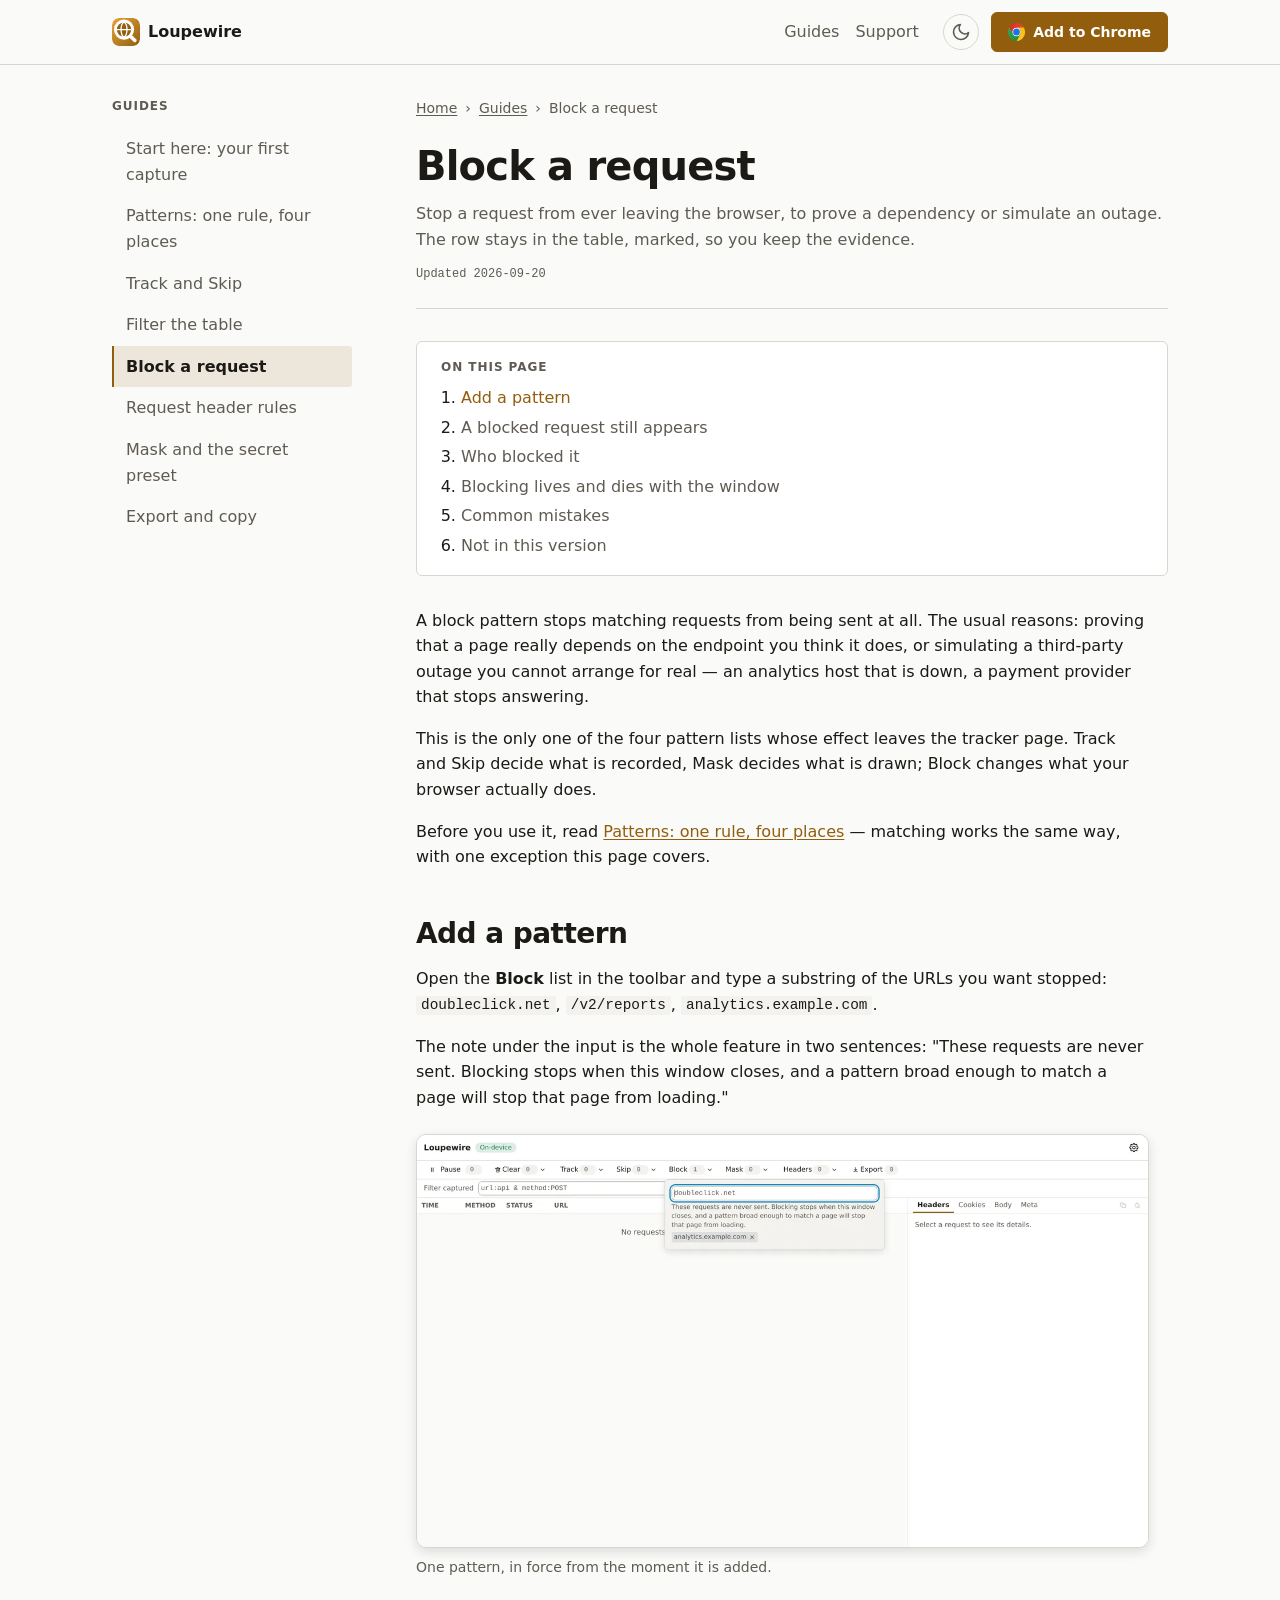
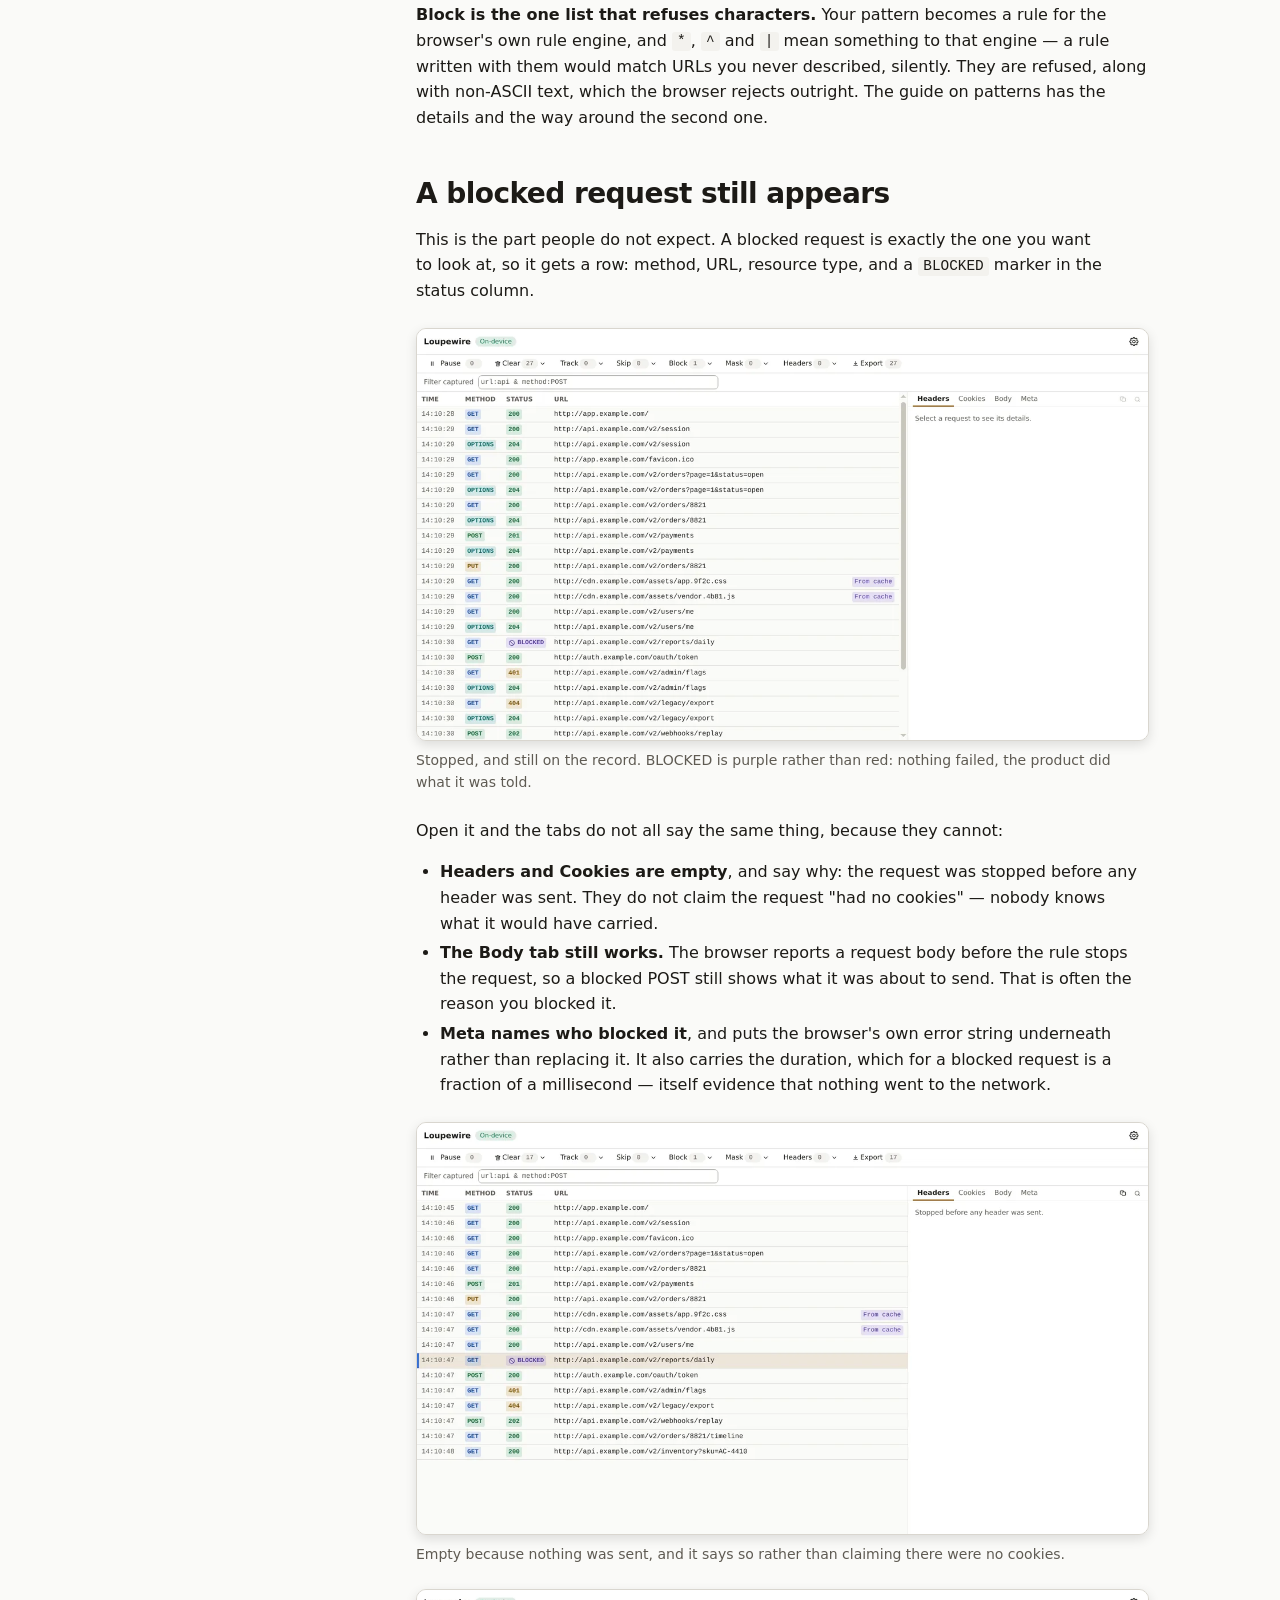
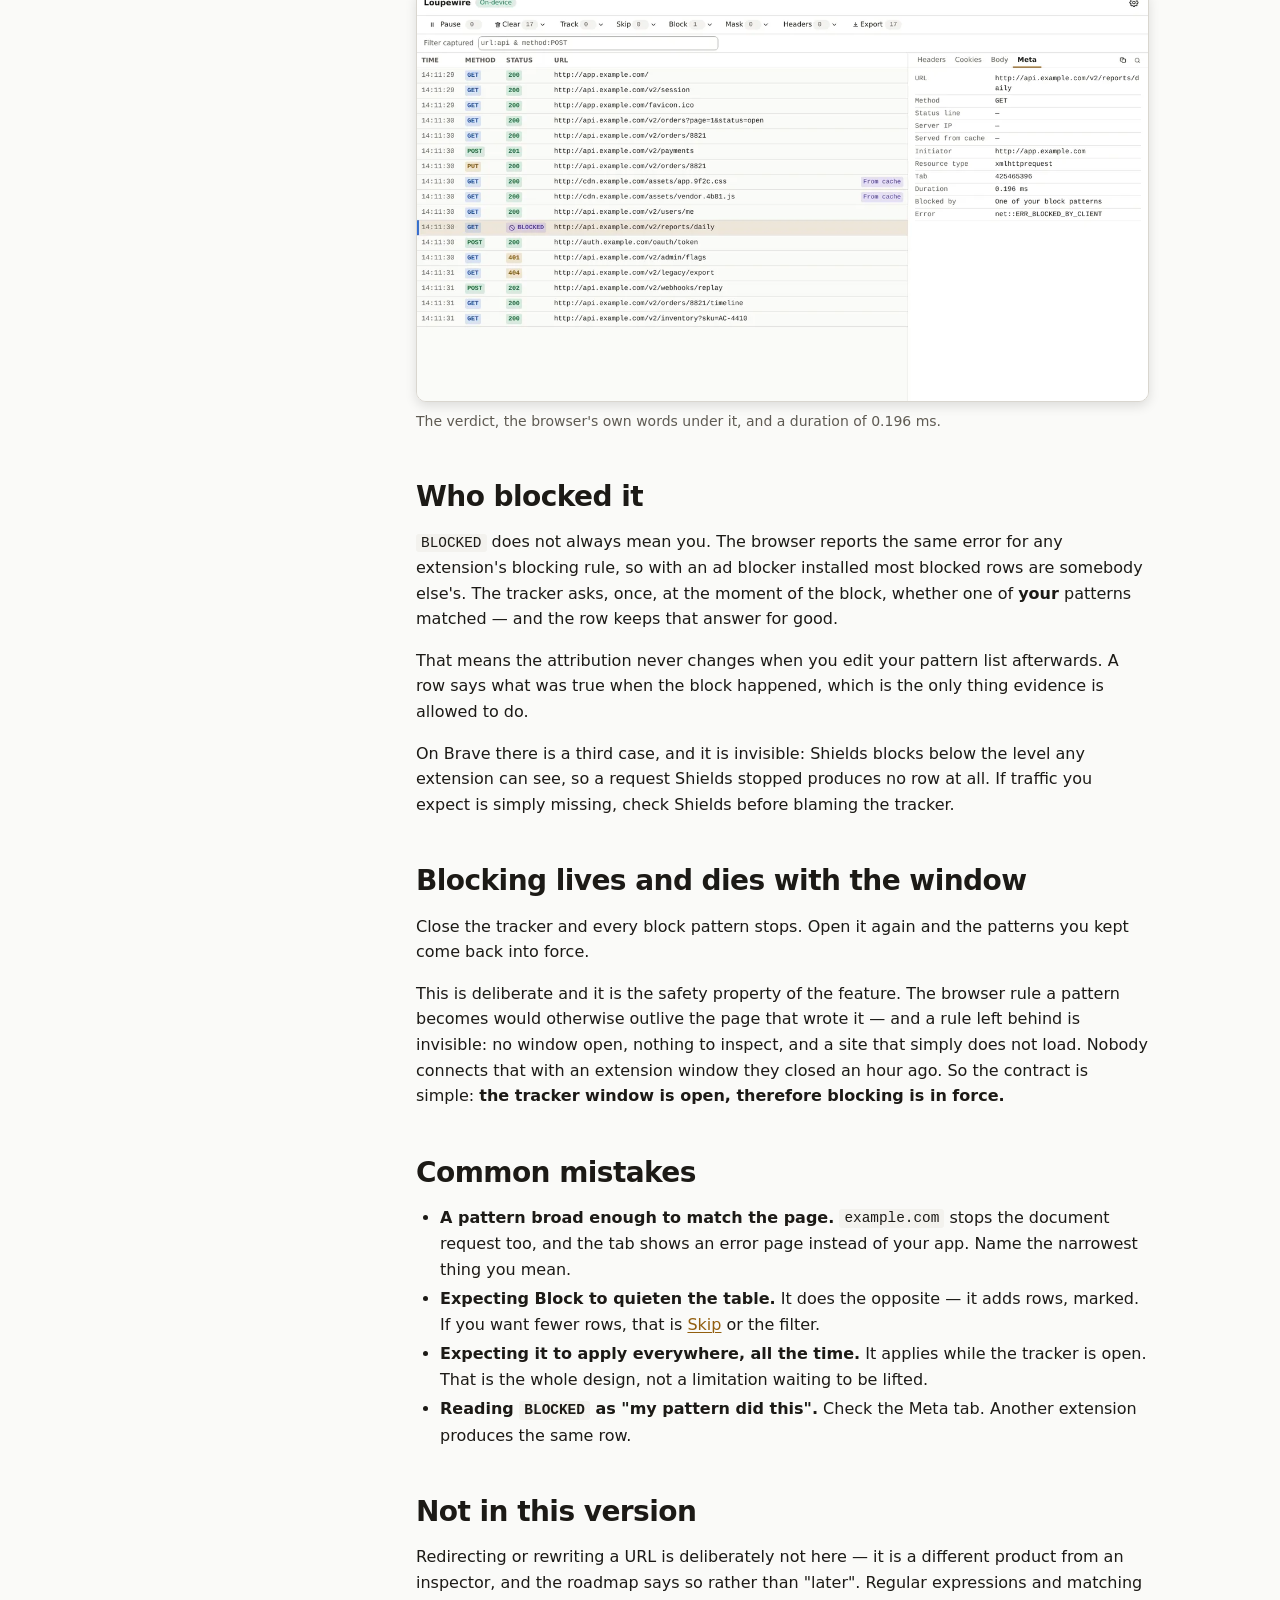
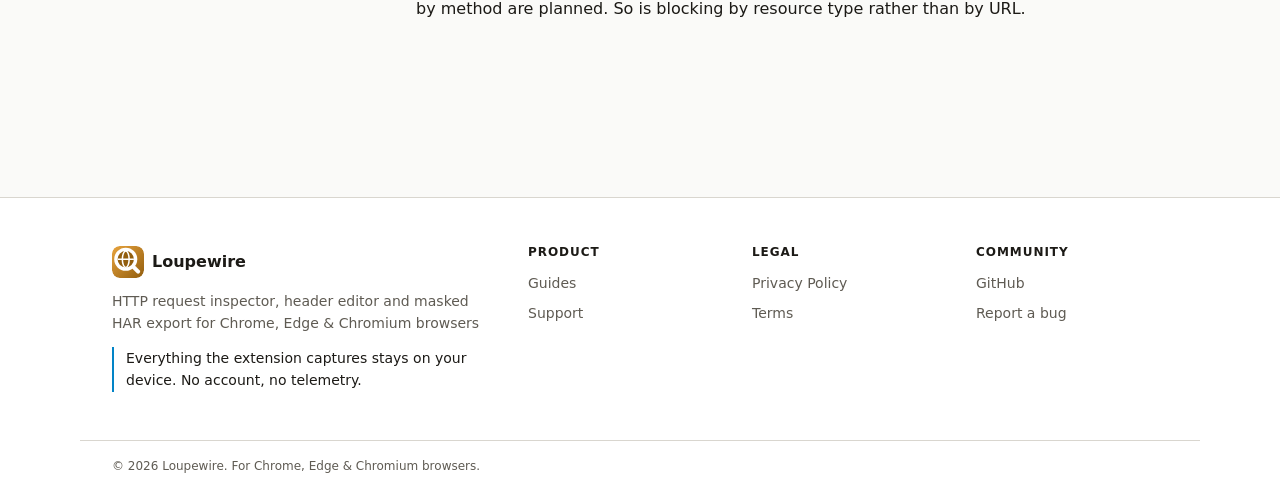
<file: guides/block/index.html>
<!doctype html>
<html lang="en" data-loupewire-theme="light">
  <head>
    <meta charset="utf-8">
    <meta name="viewport" content="width=device-width, initial-scale=1">
    <title>Block a request - Loupewire guides</title>
    <meta name="description" content="Stop a request from ever leaving the browser, to prove a dependency or simulate an outage. The row stays in the table, marked, so you keep the evidence.">
    <meta name="robots" content="index, follow">
    <link rel="canonical" href="https://loupewire.github.io/guides/block/">

    <meta property="og:type" content="website">
    <meta property="og:url" content="https://loupewire.github.io/guides/block/">
    <meta property="og:title" content="Block a request - Loupewire guides">
    <meta property="og:description" content="Stop a request from ever leaving the browser, to prove a dependency or simulate an outage. The row stays in the table, marked, so you keep the evidence.">
    <meta property="og:image" content="https://loupewire.github.io/assets/brand/og-image.png">
    <meta property="og:image:width" content="1200">
    <meta property="og:image:height" content="630">
    <meta property="og:site_name" content="Loupewire">
    <meta property="og:locale" content="en_US">
    <meta name="twitter:card" content="summary_large_image">
    <meta name="twitter:title" content="Block a request - Loupewire guides">
    <meta name="twitter:description" content="Stop a request from ever leaving the browser, to prove a dependency or simulate an outage. The row stays in the table, marked, so you keep the evidence.">
    <meta name="twitter:image" content="https://loupewire.github.io/assets/brand/og-image.png">

    <link rel="icon" href="/assets/brand/favicon.ico" sizes="32x32">
    <link rel="icon" href="/assets/brand/mark.svg" type="image/svg+xml">
    <link rel="icon" type="image/png" sizes="192x192" href="/assets/brand/favicon-192.png">
    <link rel="icon" type="image/png" sizes="96x96" href="/assets/brand/favicon-96.png">
    <link rel="icon" type="image/png" sizes="48x48" href="/assets/brand/favicon-48.png">
    <link rel="icon" type="image/png" sizes="32x32" href="/assets/brand/favicon-32.png">
    <link rel="icon" type="image/png" sizes="16x16" href="/assets/brand/favicon-16.png">
    <link rel="apple-touch-icon" sizes="180x180" href="/assets/brand/apple-touch-icon.png">
    <link rel="manifest" href="/site.webmanifest">
    <meta name="theme-color" content="#fafaf8">

    <script>
      (function () {
        var root = document.documentElement;
        root.classList.add('js');
        var stored = null;
        try {
          stored = window.localStorage.getItem('loupewire-site-theme');
        } catch (error) {
          stored = null;
        }
        if (stored === 'light' || stored === 'dark') {
          root.setAttribute('data-loupewire-theme', stored);
        }
      })();
    </script>
    <link rel="stylesheet" href="/css/tokens.css">
    <link rel="stylesheet" href="/css/site-tokens.css">
    <link rel="stylesheet" href="/css/global.css">
    <link rel="stylesheet" href="/css/components/header.css">
    <link rel="stylesheet" href="/css/components/footer.css">
    <link rel="stylesheet" href="/css/components/buttons.css">
    <link rel="stylesheet" href="/css/pages/guide.css">
    <script type="application/ld+json">
    {
      "@context": "https://schema.org",
      "@graph": [
        {
          "@type": "Organization",
          "@id": "https://loupewire.github.io/#organization",
          "name": "Loupewire",
          "url": "https://loupewire.github.io/",
          "logo": "https://loupewire.github.io/assets/brand/favicon-512.png"
        },
        {
          "@type": "TechArticle",
          "@id": "https://loupewire.github.io/guides/block/#article",
          "headline": "Block a request",
          "description": "Stop a request from ever leaving the browser, to prove a dependency or simulate an outage. The row stays in the table, marked, so you keep the evidence.",
          "url": "https://loupewire.github.io/guides/block/",
          "datePublished": "2026-09-20T00:00:00+07:00",
          "dateModified": "2026-09-20T00:00:00+07:00",
          "inLanguage": "en-US",
          "author": {
            "@id": "https://loupewire.github.io/#organization"
          },
          "publisher": {
            "@id": "https://loupewire.github.io/#organization"
          },
          "image": "https://loupewire.github.io/assets/guides/block/02-blocked-row.webp"
        },
        {
          "@type": "BreadcrumbList",
          "itemListElement": [
            {
              "@type": "ListItem",
              "position": 1,
              "name": "Home",
              "item": "https://loupewire.github.io/"
            },
            {
              "@type": "ListItem",
              "position": 2,
              "name": "Guides",
              "item": "https://loupewire.github.io/guides/"
            },
            {
              "@type": "ListItem",
              "position": 3,
              "name": "Block a request",
              "item": "https://loupewire.github.io/guides/block/"
            }
          ]
        }
      ]
    }
    </script>
    <script async src="https://www.googletagmanager.com/gtag/js?id=G-SE3C1NP6GV"></script>
    <script>
      window.dataLayer = window.dataLayer || [];
      function gtag() {
        dataLayer.push(arguments);
      }
      gtag('js', new Date());
      gtag('config', 'G-SE3C1NP6GV');
    </script>
  </head>
  <body class="page page--guide page--guide-block">
    <a class="skip-link" href="#main">Skip to content</a>
    <header class="site-header">
      <div class="container site-header__inner">
        <a class="site-header__brand" href="/">
          <img src="/assets/brand/mark.svg" alt="" width="28" height="28">
          <span>Loupewire</span>
        </a>
        <button class="site-header__menu" type="button" aria-expanded="false" aria-controls="site-nav" data-nav-toggle>
          <span class="visually-hidden">Menu</span>
          <svg aria-hidden="true" viewBox="0 0 24 24" width="24" height="24">
            <path class="site-header__menu-open" d="M4 7h16M4 12h16M4 17h16" stroke="currentColor" stroke-width="2" stroke-linecap="round" fill="none"/>
            <path class="site-header__menu-close" d="M6 6l12 12M18 6L6 18" stroke="currentColor" stroke-width="2" stroke-linecap="round" fill="none"/>
          </svg>
        </button>
        <nav id="site-nav" class="site-nav" aria-label="Main">
          <ul class="site-nav__list">
            <li class="site-nav__item"><a class="site-nav__link" href="/guides/">Guides</a></li>
            <li class="site-nav__item"><a class="site-nav__link" href="/support/">Support</a></li>
          </ul>
          <div class="site-nav__actions">
            <button class="theme-toggle" type="button" aria-pressed="false" title="Switch theme" data-theme-toggle>
              <span class="visually-hidden">Switch to light theme</span>
              <svg class="theme-toggle__sun" aria-hidden="true" viewBox="0 0 24 24" width="20" height="20">
                <circle cx="12" cy="12" r="4" fill="none" stroke="currentColor" stroke-width="2"/>
                <path d="M12 2v2M12 20v2M2 12h2M20 12h2M4.9 4.9l1.4 1.4M17.7 17.7l1.4 1.4M4.9 19.1l1.4-1.4M17.7 6.3l1.4-1.4" stroke="currentColor" stroke-width="2" stroke-linecap="round"/>
              </svg>
              <svg class="theme-toggle__moon" aria-hidden="true" viewBox="0 0 24 24" width="20" height="20">
                <path d="M21 12.8A9 9 0 1 1 11.2 3a7 7 0 0 0 9.8 9.8z" fill="none" stroke="currentColor" stroke-width="2" stroke-linejoin="round"/>
              </svg>
            </button>
            <a class="btn btn--primary" href="https://chromewebstore.google.com/detail/dkoclbklglebhboiodckkicoajbcmbjd" data-cta="navbar" data-edge-href="https://microsoftedge.microsoft.com/addons/detail/fobjeeglpkfdalljagicbgelbdmhlhgf"><img class="btn__icon" src="/assets/logos/google-chrome.svg" alt="" width="20" height="20"><span class="btn__label">Add to Chrome</span></a>
          </div>
        </nav>
      </div>
    </header>
    <main id="main" class="site-main">
      <div class="container guide">
        <aside class="guide__sidebar">
          <details class="guide-nav" open data-guide-nav>
            <summary class="guide-nav__summary">All guides</summary>
            <p class="guide-nav__title">Guides</p>
            <ul class="guide-nav__list">
              <li><a href="/guides/first-capture/">Start here: your first capture</a></li>
              <li><a href="/guides/patterns/">Patterns: one rule, four places</a></li>
              <li><a href="/guides/track-and-skip/">Track and Skip</a></li>
              <li><a href="/guides/filter/">Filter the table</a></li>
              <li><a href="/guides/block/" aria-current="page">Block a request</a></li>
              <li><a href="/guides/header-rules/">Request header rules</a></li>
              <li><a href="/guides/mask/">Mask and the secret preset</a></li>
              <li><a href="/guides/export/">Export and copy</a></li>
            </ul>
          </details>
          <script>
            /* Closed before first paint on a phone, not after load by guide.js: with
               eight guides the open list is most of a phone screen, and collapsing it
               once the article had been painted moved the whole article up. Measured
               2026-09-20 (ROADMAP 2.2): CLS 0.323 on a guide, against 0.05 when the
               list had two entries. The markup stays `open`, so a reader with no
               JavaScript still gets a usable list. */
            if (!window.matchMedia('(min-width: 960px)').matches) {
              document.currentScript.previousElementSibling.removeAttribute('open');
            }
          </script>
        </aside>
        <article class="guide__article">
          <nav class="guide__breadcrumb" aria-label="Breadcrumb">
            <ol>
              <li><a href="/">Home</a></li>
              <li><a href="/guides/">Guides</a></li>
              <li aria-current="page">Block a request</li>
            </ol>
          </nav>
          <header class="guide__header">
            <h1>Block a request</h1>
            <p class="guide__lead">Stop a request from ever leaving the browser, to prove a dependency or simulate an outage. The row stays in the table, marked, so you keep the evidence.</p>
            <p class="guide__updated">Updated <time datetime="2026-09-20">2026-09-20</time></p>
          </header>
          <nav class="guide__toc" aria-labelledby="toc-title">
            <p class="guide__toc-title" id="toc-title">On this page</p>
            <ol>
              <li><a href="#add-a-pattern">Add a pattern</a></li>
              <li><a href="#a-blocked-request-still-appears">A blocked request still appears</a></li>
              <li><a href="#who-blocked-it">Who blocked it</a></li>
              <li><a href="#blocking-lives-and-dies-with-the-window">Blocking lives and dies with the window</a></li>
              <li><a href="#common-mistakes">Common mistakes</a></li>
              <li><a href="#not-in-this-version">Not in this version</a></li>
            </ol>
          </nav>
          <div class="prose guide__body">
            <p>A block pattern stops matching requests from being sent at all. The usual reasons: proving that a
            page really depends on the endpoint you think it does, or simulating a third-party outage you cannot
            arrange for real — an analytics host that is down, a payment provider that stops answering.</p>
            <p>This is the only one of the four pattern lists whose effect leaves the tracker page. Track and Skip
            decide what is recorded, Mask decides what is drawn; Block changes what your browser actually does.</p>
            <p>Before you use it, read <a href="/guides/patterns/">Patterns: one rule, four places</a> — matching works the
            same way, with one exception this page covers.</p>
            <h2 id="add-a-pattern">Add a pattern</h2>
            <p>Open the <strong>Block</strong> list in the toolbar and type a substring of the URLs you want stopped:
            <code>doubleclick.net</code>, <code>/v2/reports</code>, <code>analytics.example.com</code>.</p>
            <p>The note under the input is the whole feature in two sentences: &quot;These requests are never sent.
            Blocking stops when this window closes, and a pattern broad enough to match a page will stop that
            page from loading.&quot;</p>
            <figure class="guide__figure"><img src="/assets/guides/block/01-block-input.webp" alt="The Block popover with analytics.example.com typed and added as a chip, the Block count reading 1, and the note about blocking under the input" width="1280" height="720" loading="lazy"><figcaption>One pattern, in force from the moment it is added.</figcaption></figure>
            <p><strong>Block is the one list that refuses characters.</strong> Your pattern becomes a rule for the browser's own
            rule engine, and <code>*</code>, <code>^</code> and <code>|</code> mean something to that engine — a rule written with them would
            match URLs you never described, silently. They are refused, along with non-ASCII text, which the
            browser rejects outright. The guide on patterns has the details and the way around the second one.</p>
            <h2 id="a-blocked-request-still-appears">A blocked request still appears</h2>
            <p>This is the part people do not expect. A blocked request is exactly the one you want to look at, so
            it gets a row: method, URL, resource type, and a <code>BLOCKED</code> marker in the status column.</p>
            <figure class="guide__figure"><img src="/assets/guides/block/02-blocked-row.webp" alt="The request table with one row reading BLOCKED in purple, for the URL matching the pattern, among ordinary rows with 200 and 404 statuses" width="1280" height="720" loading="lazy"><figcaption>Stopped, and still on the record. BLOCKED is purple rather than red: nothing failed, the product did what it was told.</figcaption></figure>
            <p>Open it and the tabs do not all say the same thing, because they cannot:</p>
            <ul>
            <li><strong>Headers and Cookies are empty</strong>, and say why: the request was stopped before any header was
            sent. They do not claim the request &quot;had no cookies&quot; — nobody knows what it would have carried.</li>
            <li><strong>The Body tab still works.</strong> The browser reports a request body before the rule stops the
            request, so a blocked POST still shows what it was about to send. That is often the reason you
            blocked it.</li>
            <li><strong>Meta names who blocked it</strong>, and puts the browser's own error string underneath rather than
            replacing it. It also carries the duration, which for a blocked request is a fraction of a
            millisecond — itself evidence that nothing went to the network.</li>
            </ul>
            <figure class="guide__figure"><img src="/assets/guides/block/03-blocked-detail.webp" alt="The detail panel of a blocked request: the Headers tab reading Stopped before any header was sent" width="1280" height="720" loading="lazy"><figcaption>Empty because nothing was sent, and it says so rather than claiming there were no cookies.</figcaption></figure><figure class="guide__figure"><img src="/assets/guides/block/04-blocked-meta.webp" alt="The Meta tab of the same request: Blocked by reading One of your block patterns, Error reading net colon colon ERR_BLOCKED_BY_CLIENT, and a duration of 0.196 milliseconds" width="1280" height="720" loading="lazy"><figcaption>The verdict, the browser's own words under it, and a duration of 0.196 ms.</figcaption></figure>
            <h2 id="who-blocked-it">Who blocked it</h2>
            <p><code>BLOCKED</code> does not always mean you. The browser reports the same error for any extension's blocking
            rule, so with an ad blocker installed most blocked rows are somebody else's. The tracker asks, once,
            at the moment of the block, whether one of <strong>your</strong> patterns matched — and the row keeps that answer
            for good.</p>
            <p>That means the attribution never changes when you edit your pattern list afterwards. A row says what
            was true when the block happened, which is the only thing evidence is allowed to do.</p>
            <p>On Brave there is a third case, and it is invisible: Shields blocks below the level any extension
            can see, so a request Shields stopped produces no row at all. If traffic you expect is simply
            missing, check Shields before blaming the tracker.</p>
            <h2 id="blocking-lives-and-dies-with-the-window">Blocking lives and dies with the window</h2>
            <p>Close the tracker and every block pattern stops. Open it again and the patterns you kept come back
            into force.</p>
            <p>This is deliberate and it is the safety property of the feature. The browser rule a pattern becomes
            would otherwise outlive the page that wrote it — and a rule left behind is invisible: no window
            open, nothing to inspect, and a site that simply does not load. Nobody connects that with an
            extension window they closed an hour ago. So the contract is simple: <strong>the tracker window is open,
            therefore blocking is in force.</strong></p>
            <h2 id="common-mistakes">Common mistakes</h2>
            <ul>
            <li><strong>A pattern broad enough to match the page.</strong> <code>example.com</code> stops the document request too, and
            the tab shows an error page instead of your app. Name the narrowest thing you mean.</li>
            <li><strong>Expecting Block to quieten the table.</strong> It does the opposite — it adds rows, marked. If you
            want fewer rows, that is <a href="/guides/track-and-skip/">Skip</a> or the filter.</li>
            <li><strong>Expecting it to apply everywhere, all the time.</strong> It applies while the tracker is open. That is
            the whole design, not a limitation waiting to be lifted.</li>
            <li><strong>Reading <code>BLOCKED</code> as &quot;my pattern did this&quot;.</strong> Check the Meta tab. Another extension produces the
            same row.</li>
            </ul>
            <h2 id="not-in-this-version">Not in this version</h2>
            <p>Redirecting or rewriting a URL is deliberately not here — it is a different product from an
            inspector, and the roadmap says so rather than &quot;later&quot;. Regular expressions and matching by method
            are planned. So is blocking by resource type rather than by URL.</p>

          </div>
        </article>
      </div>
    </main>
    <footer class="site-footer">
      <div class="container site-footer__inner">
        <div class="site-footer__brand">
          <a class="site-footer__logo" href="/">
            <img src="/assets/brand/mark.svg" alt="" width="32" height="32">
            <span>Loupewire</span>
          </a>
          <p class="site-footer__tagline">HTTP request inspector, header editor and masked HAR export for Chrome, Edge & Chromium browsers</p>
          <p class="site-footer__promise">Everything the extension captures stays on your device. No account, no telemetry.</p>
        </div>
        <div class="site-footer__group">
          <h2 class="site-footer__title">Product</h2>
          <ul class="site-footer__links">
            <li><a href="/guides/">Guides</a></li>
            <li><a href="/support/">Support</a></li>
          </ul>
        </div>
        <div class="site-footer__group">
          <h2 class="site-footer__title">Legal</h2>
          <ul class="site-footer__links">
            <li><a href="/privacy-policy/">Privacy Policy</a></li>
            <li><a href="/terms/">Terms</a></li>
          </ul>
        </div>
        <div class="site-footer__group">
          <h2 class="site-footer__title">Community</h2>
          <ul class="site-footer__links">
            <li><a href="https://github.com/loupewire" target="_blank" rel="noopener noreferrer">GitHub</a></li>
            <li><a href="https://github.com/loupewire/loupewire-support/issues" target="_blank" rel="noopener noreferrer">Report a bug</a></li>
          </ul>
        </div>
      </div>
      <div class="container site-footer__bottom">
        <p>&copy; 2026 Loupewire. For Chrome, Edge &amp; Chromium browsers.</p>
      </div>
    </footer>
    <script src="/js/utils/analytics.js" defer></script>
    <script src="/js/utils/browser-detect.js" defer></script>
    <script src="/js/utils/theme-toggle.js" defer></script>
    <script src="/js/utils/nav-toggle.js" defer></script>
    <script src="/js/pages/guide.js" defer></script>
  </body>
</html>
</file>
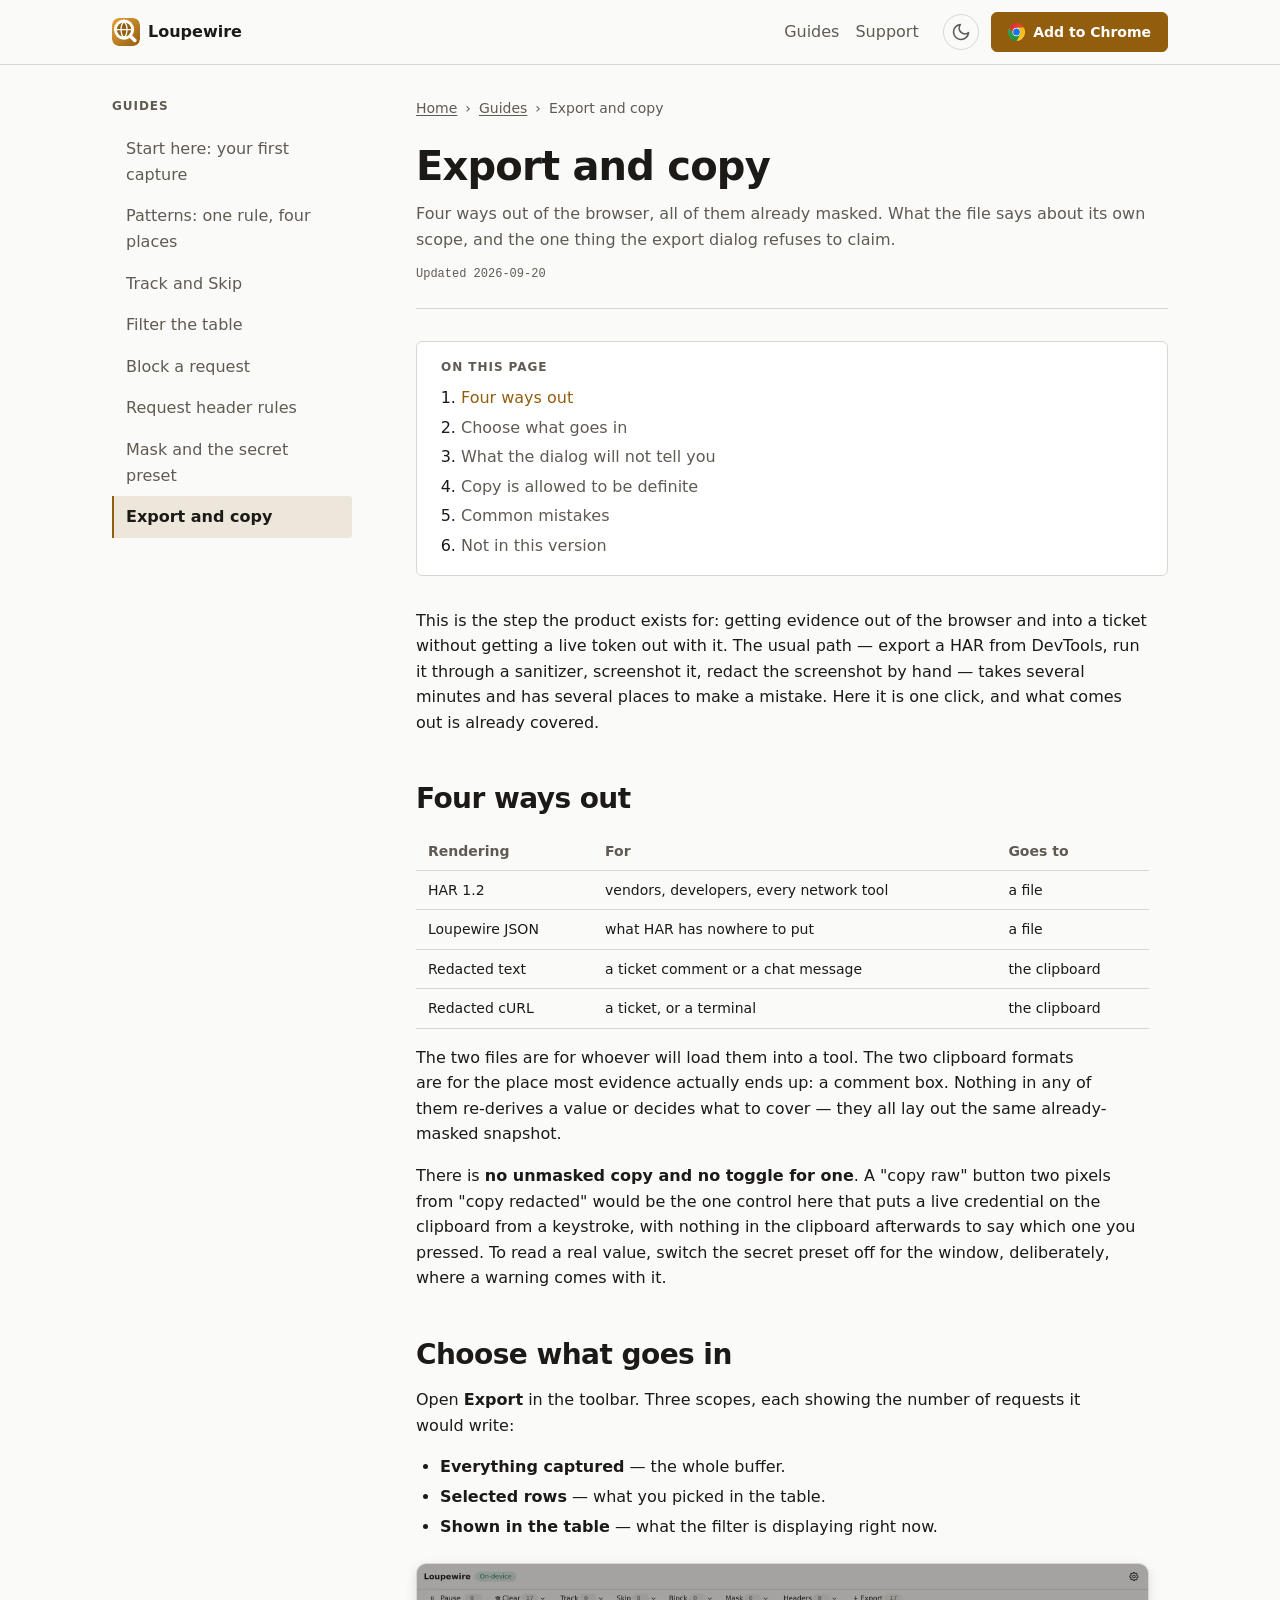
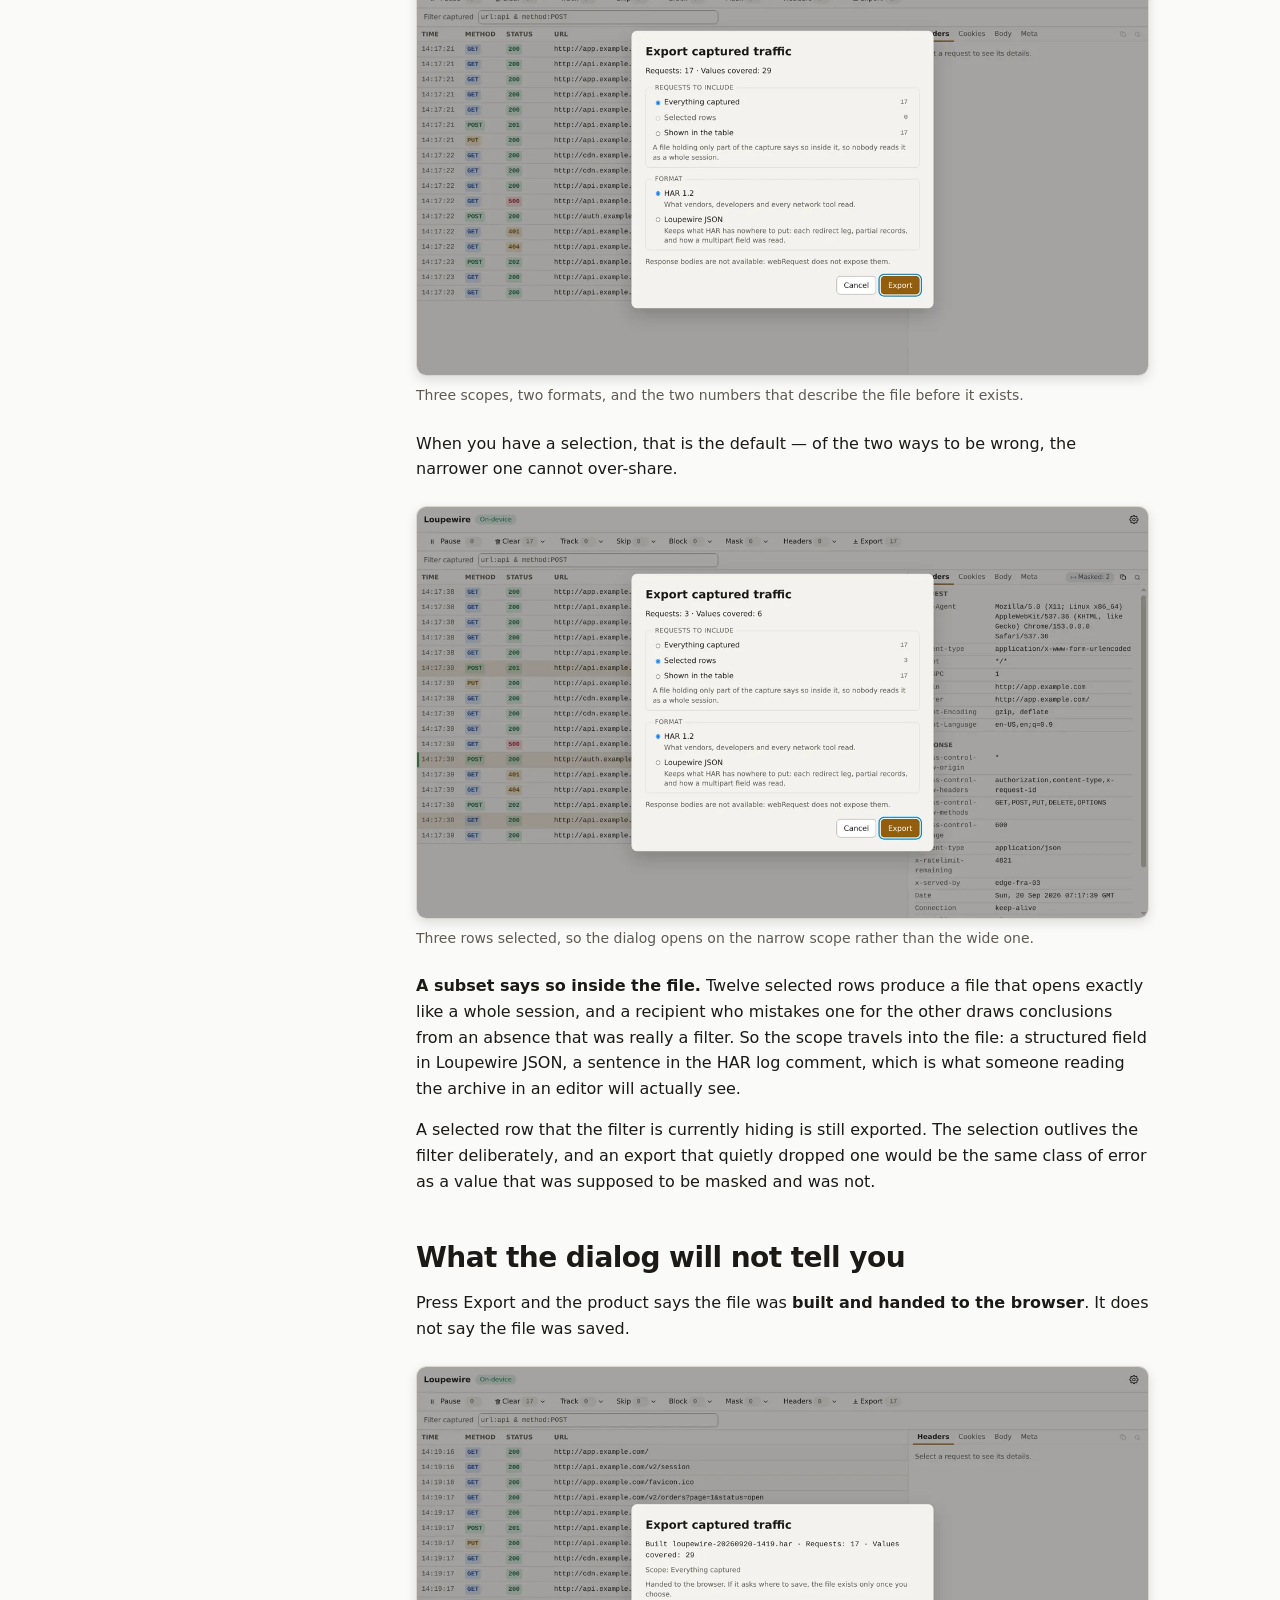
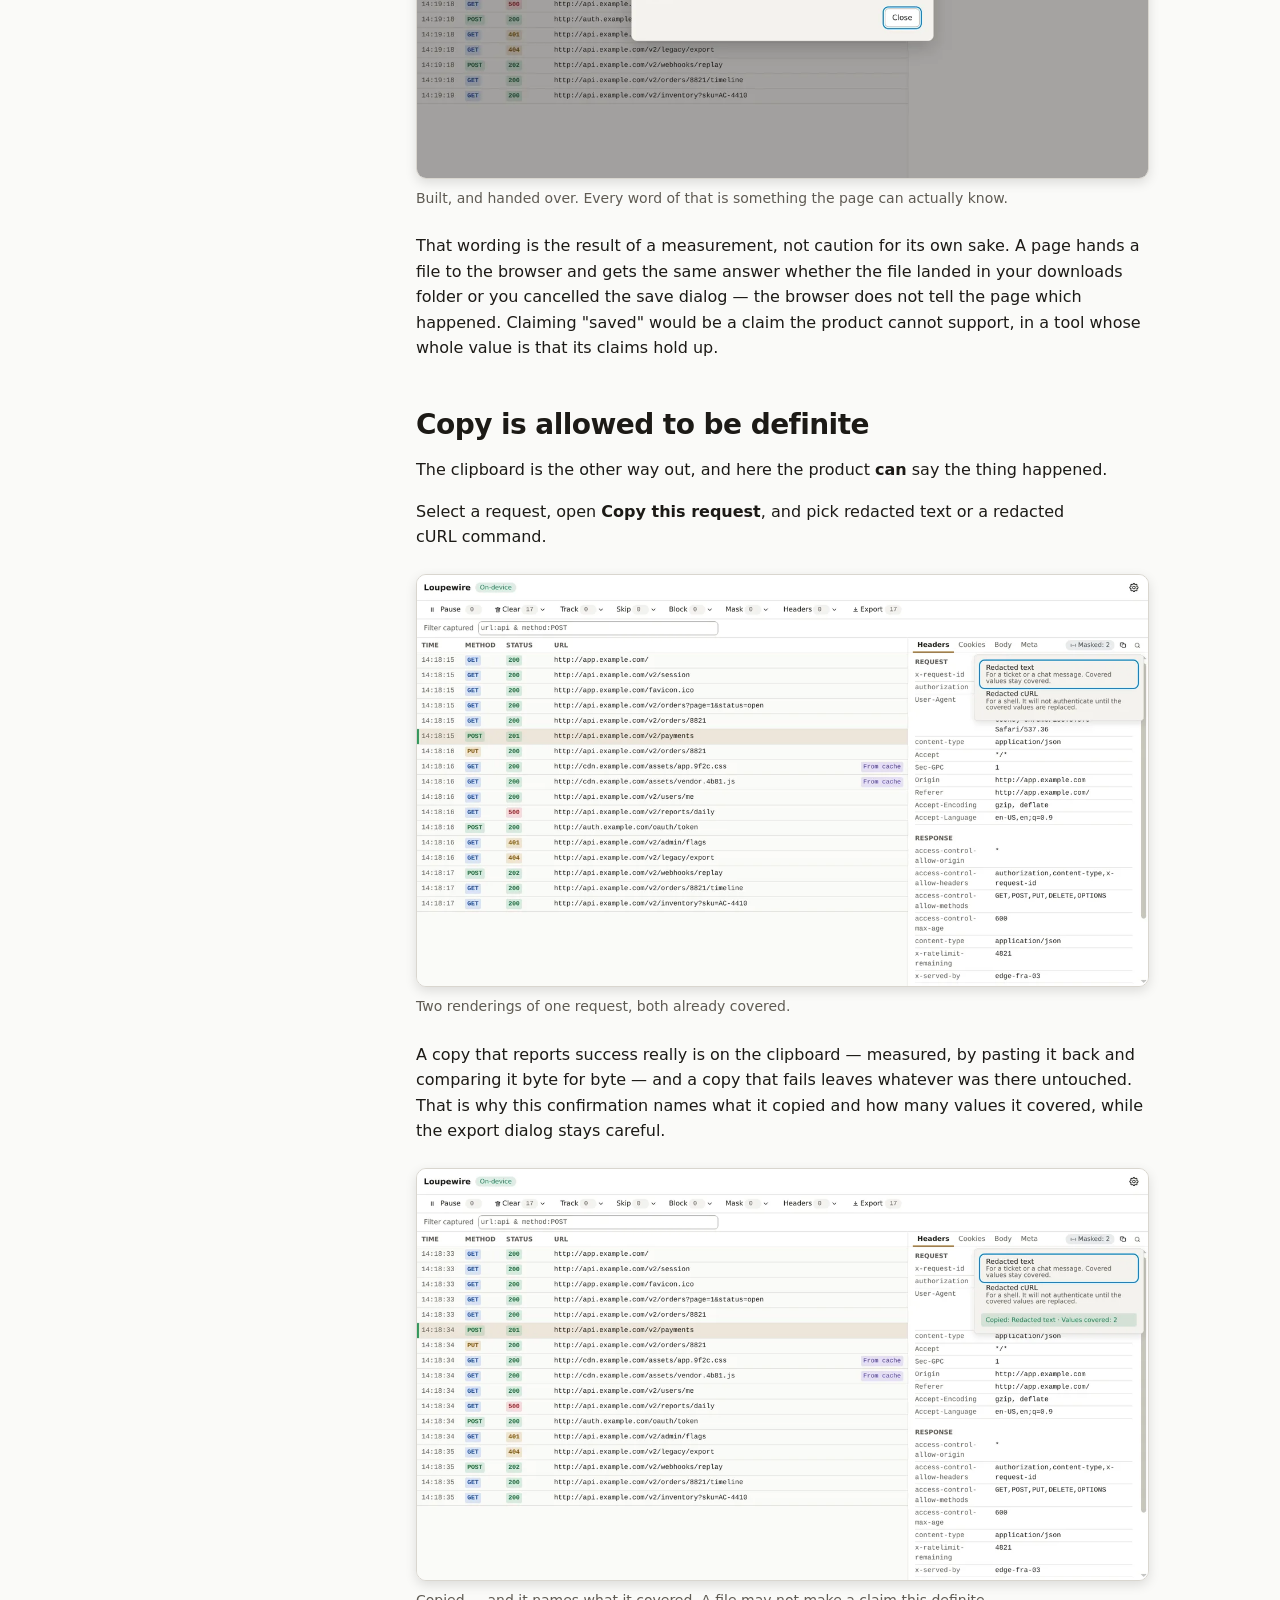
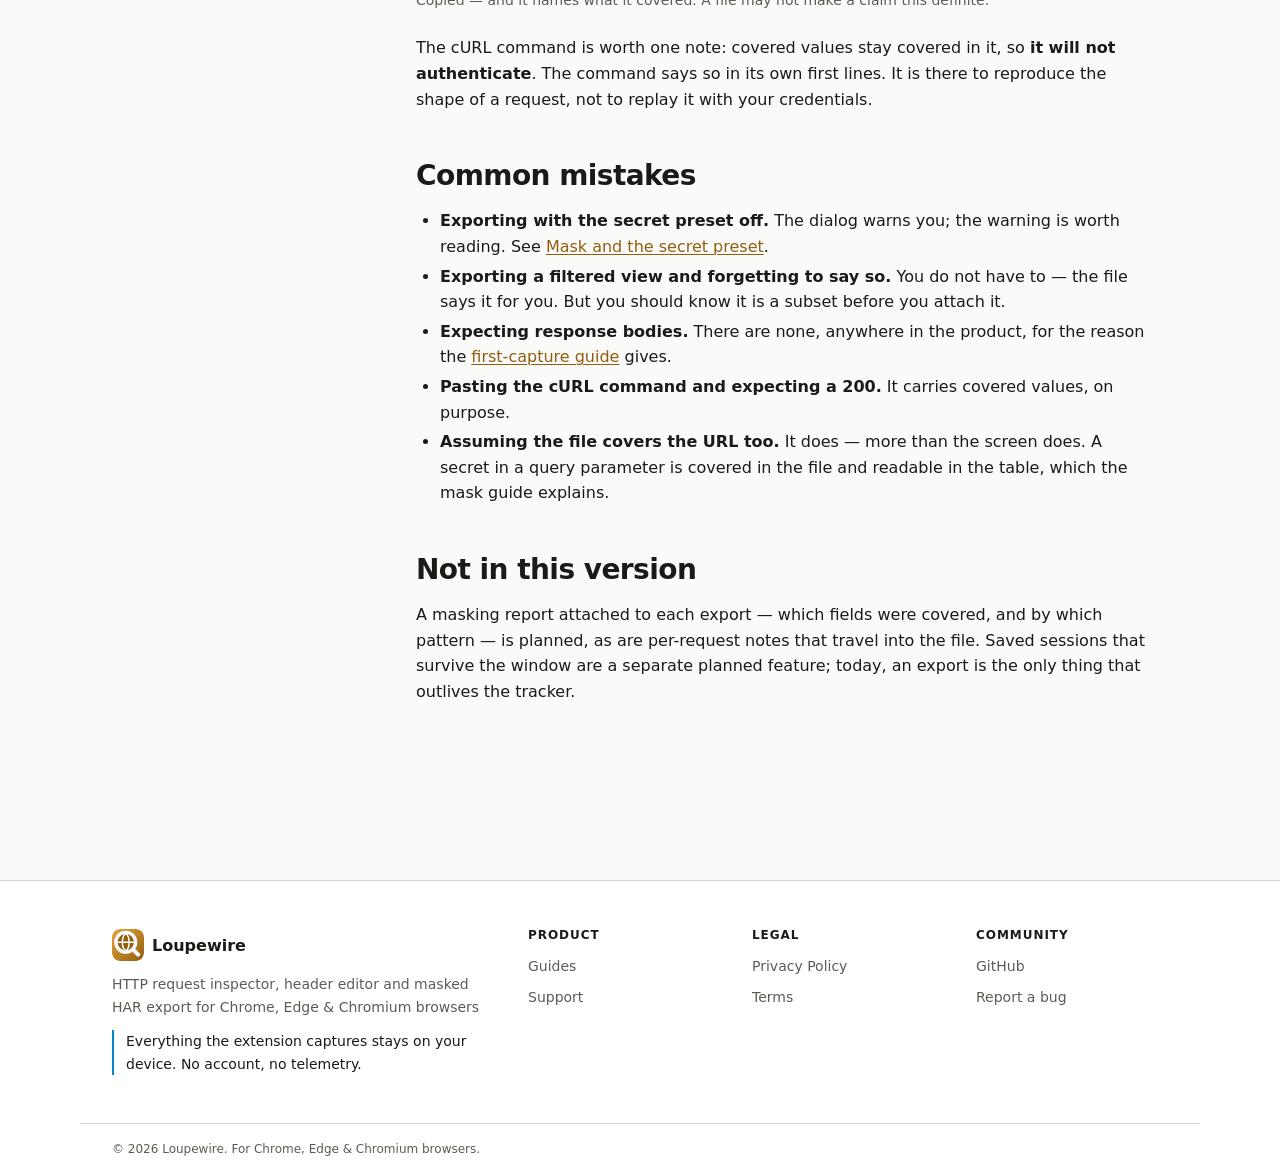
<file: guides/export/index.html>
<!doctype html>
<html lang="en" data-loupewire-theme="light">
  <head>
    <meta charset="utf-8">
    <meta name="viewport" content="width=device-width, initial-scale=1">
    <title>Export and copy - Loupewire guides</title>
    <meta name="description" content="Four ways out of the browser, all of them already masked. What the file says about its own scope, and the one thing the export dialog refuses to claim.">
    <meta name="robots" content="index, follow">
    <link rel="canonical" href="https://loupewire.github.io/guides/export/">

    <meta property="og:type" content="website">
    <meta property="og:url" content="https://loupewire.github.io/guides/export/">
    <meta property="og:title" content="Export and copy - Loupewire guides">
    <meta property="og:description" content="Four ways out of the browser, all of them already masked. What the file says about its own scope, and the one thing the export dialog refuses to claim.">
    <meta property="og:image" content="https://loupewire.github.io/assets/brand/og-image.png">
    <meta property="og:image:width" content="1200">
    <meta property="og:image:height" content="630">
    <meta property="og:site_name" content="Loupewire">
    <meta property="og:locale" content="en_US">
    <meta name="twitter:card" content="summary_large_image">
    <meta name="twitter:title" content="Export and copy - Loupewire guides">
    <meta name="twitter:description" content="Four ways out of the browser, all of them already masked. What the file says about its own scope, and the one thing the export dialog refuses to claim.">
    <meta name="twitter:image" content="https://loupewire.github.io/assets/brand/og-image.png">

    <link rel="icon" href="/assets/brand/favicon.ico" sizes="32x32">
    <link rel="icon" href="/assets/brand/mark.svg" type="image/svg+xml">
    <link rel="icon" type="image/png" sizes="192x192" href="/assets/brand/favicon-192.png">
    <link rel="icon" type="image/png" sizes="96x96" href="/assets/brand/favicon-96.png">
    <link rel="icon" type="image/png" sizes="48x48" href="/assets/brand/favicon-48.png">
    <link rel="icon" type="image/png" sizes="32x32" href="/assets/brand/favicon-32.png">
    <link rel="icon" type="image/png" sizes="16x16" href="/assets/brand/favicon-16.png">
    <link rel="apple-touch-icon" sizes="180x180" href="/assets/brand/apple-touch-icon.png">
    <link rel="manifest" href="/site.webmanifest">
    <meta name="theme-color" content="#fafaf8">

    <script>
      (function () {
        var root = document.documentElement;
        root.classList.add('js');
        var stored = null;
        try {
          stored = window.localStorage.getItem('loupewire-site-theme');
        } catch (error) {
          stored = null;
        }
        if (stored === 'light' || stored === 'dark') {
          root.setAttribute('data-loupewire-theme', stored);
        }
      })();
    </script>
    <link rel="stylesheet" href="/css/tokens.css">
    <link rel="stylesheet" href="/css/site-tokens.css">
    <link rel="stylesheet" href="/css/global.css">
    <link rel="stylesheet" href="/css/components/header.css">
    <link rel="stylesheet" href="/css/components/footer.css">
    <link rel="stylesheet" href="/css/components/buttons.css">
    <link rel="stylesheet" href="/css/pages/guide.css">
    <script type="application/ld+json">
    {
      "@context": "https://schema.org",
      "@graph": [
        {
          "@type": "Organization",
          "@id": "https://loupewire.github.io/#organization",
          "name": "Loupewire",
          "url": "https://loupewire.github.io/",
          "logo": "https://loupewire.github.io/assets/brand/favicon-512.png"
        },
        {
          "@type": "TechArticle",
          "@id": "https://loupewire.github.io/guides/export/#article",
          "headline": "Export and copy",
          "description": "Four ways out of the browser, all of them already masked. What the file says about its own scope, and the one thing the export dialog refuses to claim.",
          "url": "https://loupewire.github.io/guides/export/",
          "datePublished": "2026-09-20T00:00:00+07:00",
          "dateModified": "2026-09-20T00:00:00+07:00",
          "inLanguage": "en-US",
          "author": {
            "@id": "https://loupewire.github.io/#organization"
          },
          "publisher": {
            "@id": "https://loupewire.github.io/#organization"
          },
          "image": "https://loupewire.github.io/assets/guides/export/03-after-export.webp"
        },
        {
          "@type": "BreadcrumbList",
          "itemListElement": [
            {
              "@type": "ListItem",
              "position": 1,
              "name": "Home",
              "item": "https://loupewire.github.io/"
            },
            {
              "@type": "ListItem",
              "position": 2,
              "name": "Guides",
              "item": "https://loupewire.github.io/guides/"
            },
            {
              "@type": "ListItem",
              "position": 3,
              "name": "Export and copy",
              "item": "https://loupewire.github.io/guides/export/"
            }
          ]
        }
      ]
    }
    </script>
    <script async src="https://www.googletagmanager.com/gtag/js?id=G-SE3C1NP6GV"></script>
    <script>
      window.dataLayer = window.dataLayer || [];
      function gtag() {
        dataLayer.push(arguments);
      }
      gtag('js', new Date());
      gtag('config', 'G-SE3C1NP6GV');
    </script>
  </head>
  <body class="page page--guide page--guide-export">
    <a class="skip-link" href="#main">Skip to content</a>
    <header class="site-header">
      <div class="container site-header__inner">
        <a class="site-header__brand" href="/">
          <img src="/assets/brand/mark.svg" alt="" width="28" height="28">
          <span>Loupewire</span>
        </a>
        <button class="site-header__menu" type="button" aria-expanded="false" aria-controls="site-nav" data-nav-toggle>
          <span class="visually-hidden">Menu</span>
          <svg aria-hidden="true" viewBox="0 0 24 24" width="24" height="24">
            <path class="site-header__menu-open" d="M4 7h16M4 12h16M4 17h16" stroke="currentColor" stroke-width="2" stroke-linecap="round" fill="none"/>
            <path class="site-header__menu-close" d="M6 6l12 12M18 6L6 18" stroke="currentColor" stroke-width="2" stroke-linecap="round" fill="none"/>
          </svg>
        </button>
        <nav id="site-nav" class="site-nav" aria-label="Main">
          <ul class="site-nav__list">
            <li class="site-nav__item"><a class="site-nav__link" href="/guides/">Guides</a></li>
            <li class="site-nav__item"><a class="site-nav__link" href="/support/">Support</a></li>
          </ul>
          <div class="site-nav__actions">
            <button class="theme-toggle" type="button" aria-pressed="false" title="Switch theme" data-theme-toggle>
              <span class="visually-hidden">Switch to light theme</span>
              <svg class="theme-toggle__sun" aria-hidden="true" viewBox="0 0 24 24" width="20" height="20">
                <circle cx="12" cy="12" r="4" fill="none" stroke="currentColor" stroke-width="2"/>
                <path d="M12 2v2M12 20v2M2 12h2M20 12h2M4.9 4.9l1.4 1.4M17.7 17.7l1.4 1.4M4.9 19.1l1.4-1.4M17.7 6.3l1.4-1.4" stroke="currentColor" stroke-width="2" stroke-linecap="round"/>
              </svg>
              <svg class="theme-toggle__moon" aria-hidden="true" viewBox="0 0 24 24" width="20" height="20">
                <path d="M21 12.8A9 9 0 1 1 11.2 3a7 7 0 0 0 9.8 9.8z" fill="none" stroke="currentColor" stroke-width="2" stroke-linejoin="round"/>
              </svg>
            </button>
            <a class="btn btn--primary" href="https://chromewebstore.google.com/detail/dkoclbklglebhboiodckkicoajbcmbjd" data-cta="navbar" data-edge-href="https://microsoftedge.microsoft.com/addons/detail/fobjeeglpkfdalljagicbgelbdmhlhgf"><img class="btn__icon" src="/assets/logos/google-chrome.svg" alt="" width="20" height="20"><span class="btn__label">Add to Chrome</span></a>
          </div>
        </nav>
      </div>
    </header>
    <main id="main" class="site-main">
      <div class="container guide">
        <aside class="guide__sidebar">
          <details class="guide-nav" open data-guide-nav>
            <summary class="guide-nav__summary">All guides</summary>
            <p class="guide-nav__title">Guides</p>
            <ul class="guide-nav__list">
              <li><a href="/guides/first-capture/">Start here: your first capture</a></li>
              <li><a href="/guides/patterns/">Patterns: one rule, four places</a></li>
              <li><a href="/guides/track-and-skip/">Track and Skip</a></li>
              <li><a href="/guides/filter/">Filter the table</a></li>
              <li><a href="/guides/block/">Block a request</a></li>
              <li><a href="/guides/header-rules/">Request header rules</a></li>
              <li><a href="/guides/mask/">Mask and the secret preset</a></li>
              <li><a href="/guides/export/" aria-current="page">Export and copy</a></li>
            </ul>
          </details>
          <script>
            /* Closed before first paint on a phone, not after load by guide.js: with
               eight guides the open list is most of a phone screen, and collapsing it
               once the article had been painted moved the whole article up. Measured
               2026-09-20 (ROADMAP 2.2): CLS 0.323 on a guide, against 0.05 when the
               list had two entries. The markup stays `open`, so a reader with no
               JavaScript still gets a usable list. */
            if (!window.matchMedia('(min-width: 960px)').matches) {
              document.currentScript.previousElementSibling.removeAttribute('open');
            }
          </script>
        </aside>
        <article class="guide__article">
          <nav class="guide__breadcrumb" aria-label="Breadcrumb">
            <ol>
              <li><a href="/">Home</a></li>
              <li><a href="/guides/">Guides</a></li>
              <li aria-current="page">Export and copy</li>
            </ol>
          </nav>
          <header class="guide__header">
            <h1>Export and copy</h1>
            <p class="guide__lead">Four ways out of the browser, all of them already masked. What the file says about its own scope, and the one thing the export dialog refuses to claim.</p>
            <p class="guide__updated">Updated <time datetime="2026-09-20">2026-09-20</time></p>
          </header>
          <nav class="guide__toc" aria-labelledby="toc-title">
            <p class="guide__toc-title" id="toc-title">On this page</p>
            <ol>
              <li><a href="#four-ways-out">Four ways out</a></li>
              <li><a href="#choose-what-goes-in">Choose what goes in</a></li>
              <li><a href="#what-the-dialog-will-not-tell-you">What the dialog will not tell you</a></li>
              <li><a href="#copy-is-allowed-to-be-definite">Copy is allowed to be definite</a></li>
              <li><a href="#common-mistakes">Common mistakes</a></li>
              <li><a href="#not-in-this-version">Not in this version</a></li>
            </ol>
          </nav>
          <div class="prose guide__body">
            <p>This is the step the product exists for: getting evidence out of the browser and into a ticket
            without getting a live token out with it. The usual path — export a HAR from DevTools, run it
            through a sanitizer, screenshot it, redact the screenshot by hand — takes several minutes and has
            several places to make a mistake. Here it is one click, and what comes out is already covered.</p>
            <h2 id="four-ways-out">Four ways out</h2>
            <table>
            <thead>
            <tr>
            <th>Rendering</th>
            <th>For</th>
            <th>Goes to</th>
            </tr>
            </thead>
            <tbody>
            <tr>
            <td>HAR 1.2</td>
            <td>vendors, developers, every network tool</td>
            <td>a file</td>
            </tr>
            <tr>
            <td>Loupewire JSON</td>
            <td>what HAR has nowhere to put</td>
            <td>a file</td>
            </tr>
            <tr>
            <td>Redacted text</td>
            <td>a ticket comment or a chat message</td>
            <td>the clipboard</td>
            </tr>
            <tr>
            <td>Redacted cURL</td>
            <td>a ticket, or a terminal</td>
            <td>the clipboard</td>
            </tr>
            </tbody>
            </table>
            <p>The two files are for whoever will load them into a tool. The two clipboard formats are for the
            place most evidence actually ends up: a comment box. Nothing in any of them re-derives a value or
            decides what to cover — they all lay out the same already-masked snapshot.</p>
            <p>There is <strong>no unmasked copy and no toggle for one</strong>. A &quot;copy raw&quot; button two pixels from &quot;copy
            redacted&quot; would be the one control here that puts a live credential on the clipboard from a
            keystroke, with nothing in the clipboard afterwards to say which one you pressed. To read a real
            value, switch the secret preset off for the window, deliberately, where a warning comes with it.</p>
            <h2 id="choose-what-goes-in">Choose what goes in</h2>
            <p>Open <strong>Export</strong> in the toolbar. Three scopes, each showing the number of requests it would write:</p>
            <ul>
            <li><strong>Everything captured</strong> — the whole buffer.</li>
            <li><strong>Selected rows</strong> — what you picked in the table.</li>
            <li><strong>Shown in the table</strong> — what the filter is displaying right now.</li>
            </ul>
            <figure class="guide__figure"><img src="/assets/guides/export/01-export-dialog.webp" alt="The export dialog: Everything captured selected with a count of 17, two other scopes, HAR and Loupewire JSON as formats, and a summary reading Requests 17, Values covered 29" width="1280" height="720" loading="lazy"><figcaption>Three scopes, two formats, and the two numbers that describe the file before it exists.</figcaption></figure>
            <p>When you have a selection, that is the default — of the two ways to be wrong, the narrower one
            cannot over-share.</p>
            <figure class="guide__figure"><img src="/assets/guides/export/02-scope-selected.webp" alt="The same dialog over a selection of three rows: Selected rows is chosen with a count of 3, and the summary reads Requests 3, Values covered 6" width="1280" height="720" loading="lazy"><figcaption>Three rows selected, so the dialog opens on the narrow scope rather than the wide one.</figcaption></figure>
            <p><strong>A subset says so inside the file.</strong> Twelve selected rows produce a file that opens exactly like a
            whole session, and a recipient who mistakes one for the other draws conclusions from an absence that
            was really a filter. So the scope travels into the file: a structured field in Loupewire JSON, a
            sentence in the HAR log comment, which is what someone reading the archive in an editor will
            actually see.</p>
            <p>A selected row that the filter is currently hiding is still exported. The selection outlives the
            filter deliberately, and an export that quietly dropped one would be the same class of error as a
            value that was supposed to be masked and was not.</p>
            <h2 id="what-the-dialog-will-not-tell-you">What the dialog will not tell you</h2>
            <p>Press Export and the product says the file was <strong>built and handed to the browser</strong>. It does not say
            the file was saved.</p>
            <figure class="guide__figure"><img src="/assets/guides/export/03-after-export.webp" alt="The confirmation after an export: Built loupewire-20260920-1419.har, Requests 17, Values covered 29, Scope Everything captured, and a line reading Handed to the browser, if it asks where to save the file exists only once you choose" width="1280" height="720" loading="lazy"><figcaption>Built, and handed over. Every word of that is something the page can actually know.</figcaption></figure>
            <p>That wording is the result of a measurement, not caution for its own sake. A page hands a file to
            the browser and gets the same answer whether the file landed in your downloads folder or you
            cancelled the save dialog — the browser does not tell the page which happened. Claiming &quot;saved&quot;
            would be a claim the product cannot support, in a tool whose whole value is that its claims hold up.</p>
            <h2 id="copy-is-allowed-to-be-definite">Copy is allowed to be definite</h2>
            <p>The clipboard is the other way out, and here the product <strong>can</strong> say the thing happened.</p>
            <p>Select a request, open <strong>Copy this request</strong>, and pick redacted text or a redacted cURL command.</p>
            <figure class="guide__figure"><img src="/assets/guides/export/04-copy-menu.webp" alt="The copy menu on a request, offering Redacted text for a ticket or chat message and Redacted cURL for a shell, each with a line of description" width="1280" height="720" loading="lazy"><figcaption>Two renderings of one request, both already covered.</figcaption></figure>
            <p>A copy that reports success really is on the clipboard — measured, by pasting it back and comparing
            it byte for byte — and a copy that fails leaves whatever was there untouched. That is why this
            confirmation names what it copied and how many values it covered, while the export dialog stays
            careful.</p>
            <figure class="guide__figure"><img src="/assets/guides/export/05-copied.webp" alt="The same menu after choosing Redacted text, with a green confirmation reading Copied, Redacted text, Values covered 2" width="1280" height="720" loading="lazy"><figcaption>Copied — and it names what it covered. A file may not make a claim this definite.</figcaption></figure>
            <p>The cURL command is worth one note: covered values stay covered in it, so <strong>it will not
            authenticate</strong>. The command says so in its own first lines. It is there to reproduce the shape of a
            request, not to replay it with your credentials.</p>
            <h2 id="common-mistakes">Common mistakes</h2>
            <ul>
            <li><strong>Exporting with the secret preset off.</strong> The dialog warns you; the warning is worth reading. See
            <a href="/guides/mask/">Mask and the secret preset</a>.</li>
            <li><strong>Exporting a filtered view and forgetting to say so.</strong> You do not have to — the file says it for
            you. But you should know it is a subset before you attach it.</li>
            <li><strong>Expecting response bodies.</strong> There are none, anywhere in the product, for the reason the
            <a href="/guides/first-capture/">first-capture guide</a> gives.</li>
            <li><strong>Pasting the cURL command and expecting a 200.</strong> It carries covered values, on purpose.</li>
            <li><strong>Assuming the file covers the URL too.</strong> It does — more than the screen does. A secret in a query
            parameter is covered in the file and readable in the table, which the mask guide explains.</li>
            </ul>
            <h2 id="not-in-this-version">Not in this version</h2>
            <p>A masking report attached to each export — which fields were covered, and by which pattern — is
            planned, as are per-request notes that travel into the file. Saved sessions that survive the window
            are a separate planned feature; today, an export is the only thing that outlives the tracker.</p>

          </div>
        </article>
      </div>
    </main>
    <footer class="site-footer">
      <div class="container site-footer__inner">
        <div class="site-footer__brand">
          <a class="site-footer__logo" href="/">
            <img src="/assets/brand/mark.svg" alt="" width="32" height="32">
            <span>Loupewire</span>
          </a>
          <p class="site-footer__tagline">HTTP request inspector, header editor and masked HAR export for Chrome, Edge & Chromium browsers</p>
          <p class="site-footer__promise">Everything the extension captures stays on your device. No account, no telemetry.</p>
        </div>
        <div class="site-footer__group">
          <h2 class="site-footer__title">Product</h2>
          <ul class="site-footer__links">
            <li><a href="/guides/">Guides</a></li>
            <li><a href="/support/">Support</a></li>
          </ul>
        </div>
        <div class="site-footer__group">
          <h2 class="site-footer__title">Legal</h2>
          <ul class="site-footer__links">
            <li><a href="/privacy-policy/">Privacy Policy</a></li>
            <li><a href="/terms/">Terms</a></li>
          </ul>
        </div>
        <div class="site-footer__group">
          <h2 class="site-footer__title">Community</h2>
          <ul class="site-footer__links">
            <li><a href="https://github.com/loupewire" target="_blank" rel="noopener noreferrer">GitHub</a></li>
            <li><a href="https://github.com/loupewire/loupewire-support/issues" target="_blank" rel="noopener noreferrer">Report a bug</a></li>
          </ul>
        </div>
      </div>
      <div class="container site-footer__bottom">
        <p>&copy; 2026 Loupewire. For Chrome, Edge &amp; Chromium browsers.</p>
      </div>
    </footer>
    <script src="/js/utils/analytics.js" defer></script>
    <script src="/js/utils/browser-detect.js" defer></script>
    <script src="/js/utils/theme-toggle.js" defer></script>
    <script src="/js/utils/nav-toggle.js" defer></script>
    <script src="/js/pages/guide.js" defer></script>
  </body>
</html>
</file>
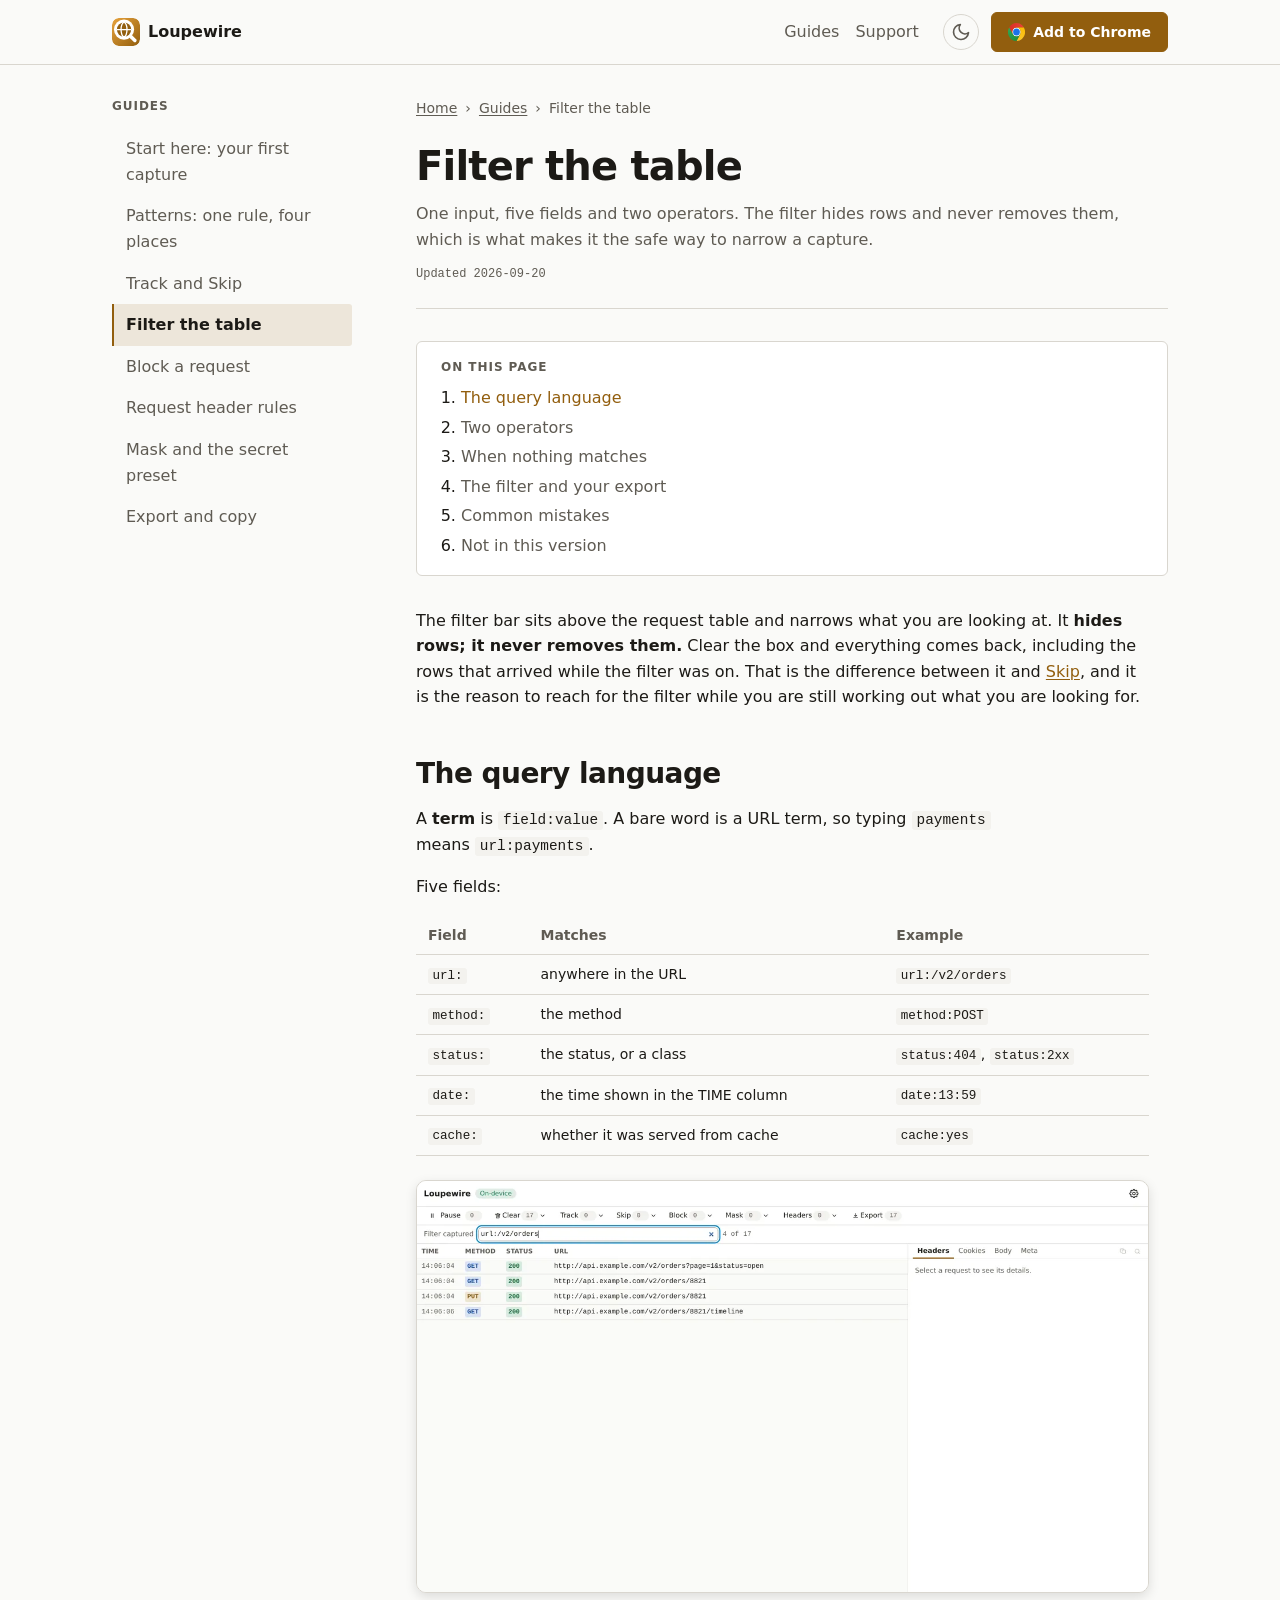
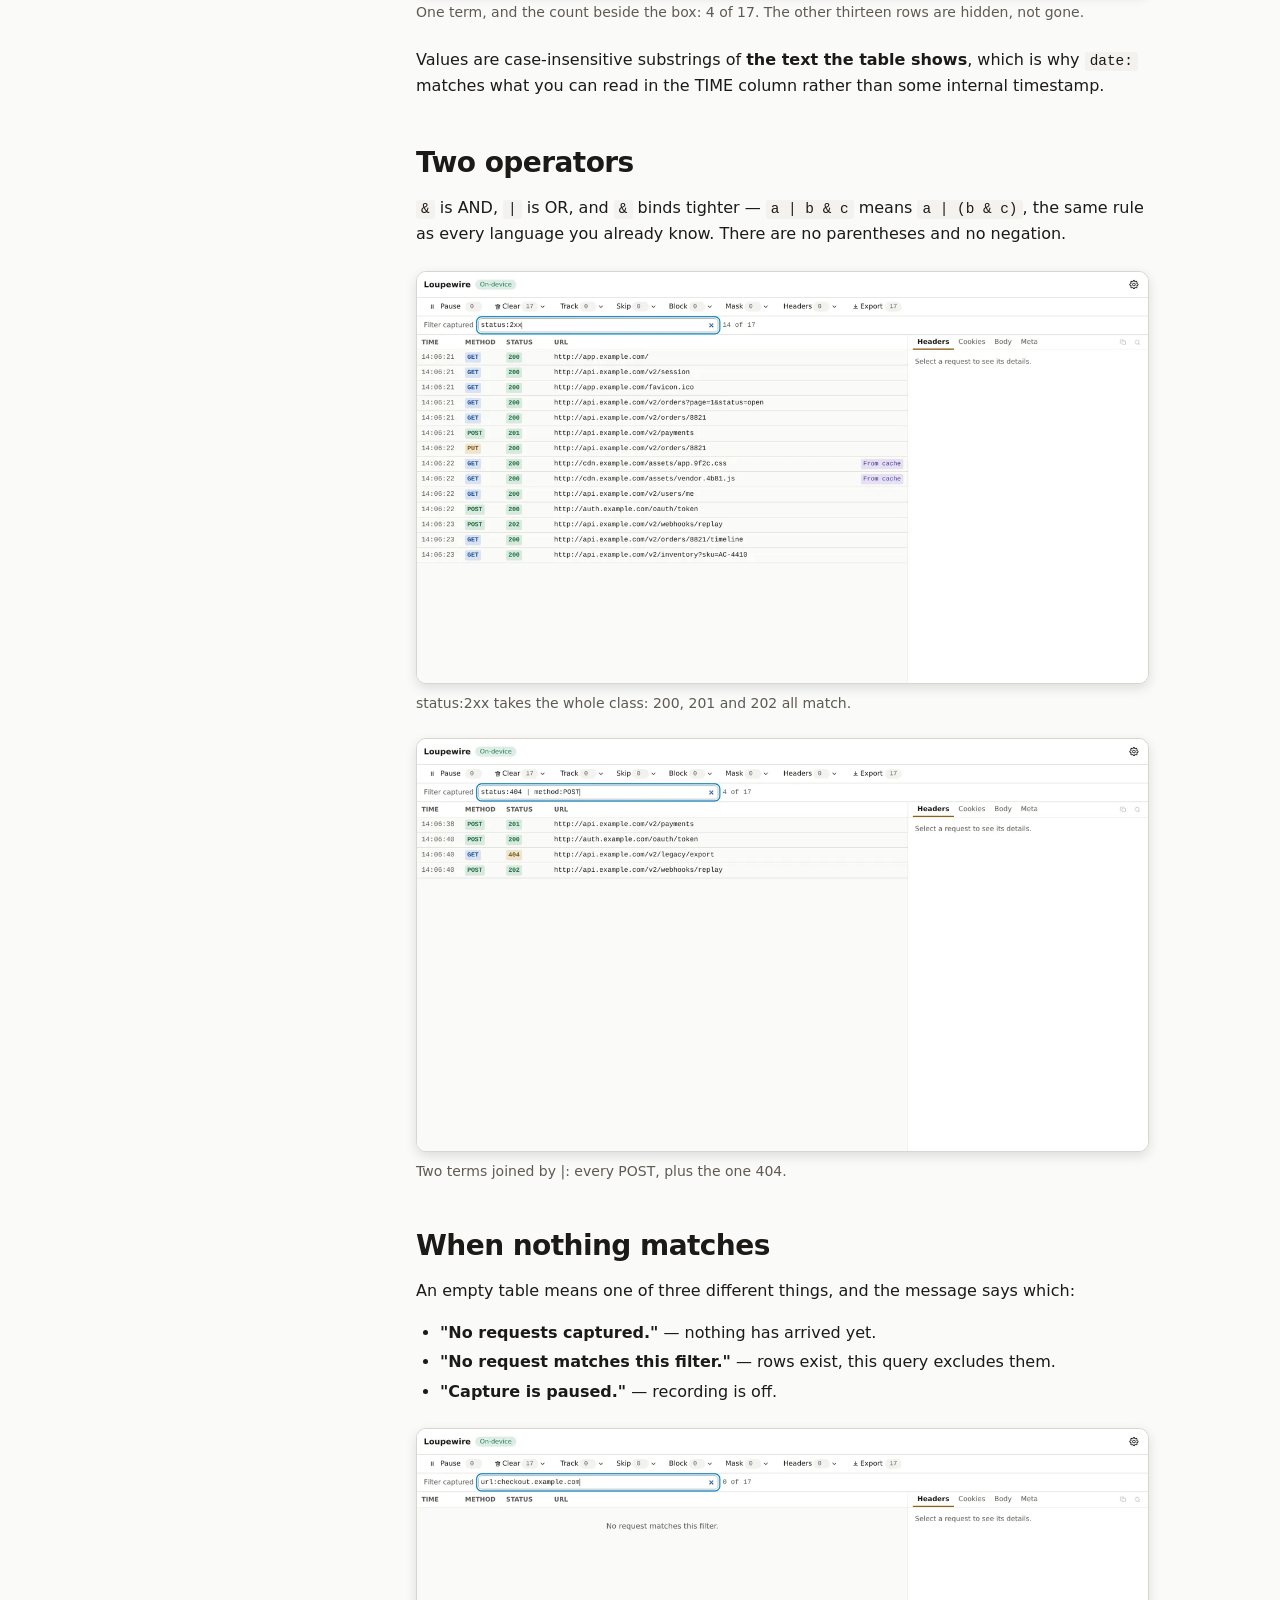
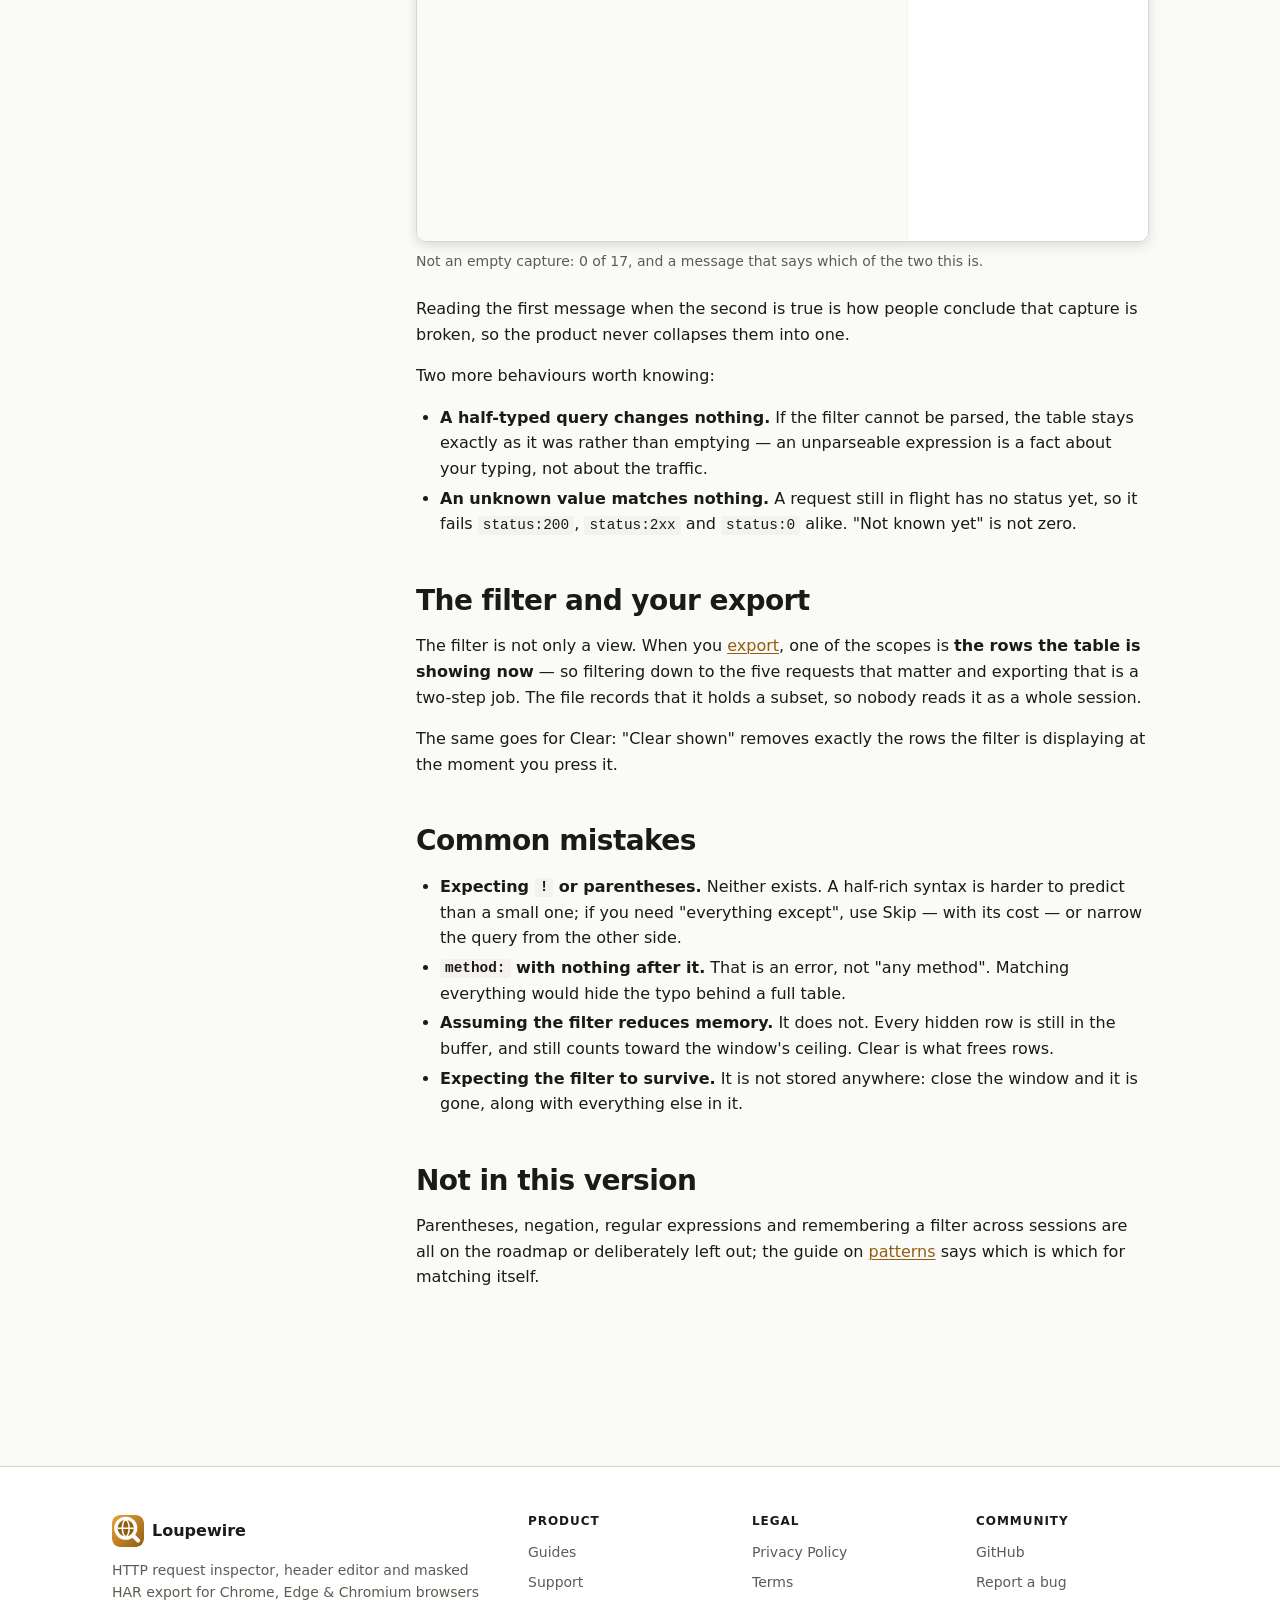
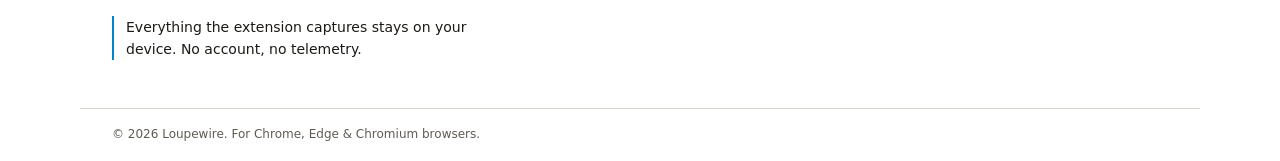
<file: guides/filter/index.html>
<!doctype html>
<html lang="en" data-loupewire-theme="light">
  <head>
    <meta charset="utf-8">
    <meta name="viewport" content="width=device-width, initial-scale=1">
    <title>Filter the table - Loupewire guides</title>
    <meta name="description" content="One input, five fields and two operators. The filter hides rows and never removes them, which is what makes it the safe way to narrow a capture.">
    <meta name="robots" content="index, follow">
    <link rel="canonical" href="https://loupewire.github.io/guides/filter/">

    <meta property="og:type" content="website">
    <meta property="og:url" content="https://loupewire.github.io/guides/filter/">
    <meta property="og:title" content="Filter the table - Loupewire guides">
    <meta property="og:description" content="One input, five fields and two operators. The filter hides rows and never removes them, which is what makes it the safe way to narrow a capture.">
    <meta property="og:image" content="https://loupewire.github.io/assets/brand/og-image.png">
    <meta property="og:image:width" content="1200">
    <meta property="og:image:height" content="630">
    <meta property="og:site_name" content="Loupewire">
    <meta property="og:locale" content="en_US">
    <meta name="twitter:card" content="summary_large_image">
    <meta name="twitter:title" content="Filter the table - Loupewire guides">
    <meta name="twitter:description" content="One input, five fields and two operators. The filter hides rows and never removes them, which is what makes it the safe way to narrow a capture.">
    <meta name="twitter:image" content="https://loupewire.github.io/assets/brand/og-image.png">

    <link rel="icon" href="/assets/brand/favicon.ico" sizes="32x32">
    <link rel="icon" href="/assets/brand/mark.svg" type="image/svg+xml">
    <link rel="icon" type="image/png" sizes="192x192" href="/assets/brand/favicon-192.png">
    <link rel="icon" type="image/png" sizes="96x96" href="/assets/brand/favicon-96.png">
    <link rel="icon" type="image/png" sizes="48x48" href="/assets/brand/favicon-48.png">
    <link rel="icon" type="image/png" sizes="32x32" href="/assets/brand/favicon-32.png">
    <link rel="icon" type="image/png" sizes="16x16" href="/assets/brand/favicon-16.png">
    <link rel="apple-touch-icon" sizes="180x180" href="/assets/brand/apple-touch-icon.png">
    <link rel="manifest" href="/site.webmanifest">
    <meta name="theme-color" content="#fafaf8">

    <script>
      (function () {
        var root = document.documentElement;
        root.classList.add('js');
        var stored = null;
        try {
          stored = window.localStorage.getItem('loupewire-site-theme');
        } catch (error) {
          stored = null;
        }
        if (stored === 'light' || stored === 'dark') {
          root.setAttribute('data-loupewire-theme', stored);
        }
      })();
    </script>
    <link rel="stylesheet" href="/css/tokens.css">
    <link rel="stylesheet" href="/css/site-tokens.css">
    <link rel="stylesheet" href="/css/global.css">
    <link rel="stylesheet" href="/css/components/header.css">
    <link rel="stylesheet" href="/css/components/footer.css">
    <link rel="stylesheet" href="/css/components/buttons.css">
    <link rel="stylesheet" href="/css/pages/guide.css">
    <script type="application/ld+json">
    {
      "@context": "https://schema.org",
      "@graph": [
        {
          "@type": "Organization",
          "@id": "https://loupewire.github.io/#organization",
          "name": "Loupewire",
          "url": "https://loupewire.github.io/",
          "logo": "https://loupewire.github.io/assets/brand/favicon-512.png"
        },
        {
          "@type": "TechArticle",
          "@id": "https://loupewire.github.io/guides/filter/#article",
          "headline": "Filter the table",
          "description": "One input, five fields and two operators. The filter hides rows and never removes them, which is what makes it the safe way to narrow a capture.",
          "url": "https://loupewire.github.io/guides/filter/",
          "datePublished": "2026-09-20T00:00:00+07:00",
          "dateModified": "2026-09-20T00:00:00+07:00",
          "inLanguage": "en-US",
          "author": {
            "@id": "https://loupewire.github.io/#organization"
          },
          "publisher": {
            "@id": "https://loupewire.github.io/#organization"
          },
          "image": "https://loupewire.github.io/assets/guides/filter/01-filter-bar.webp"
        },
        {
          "@type": "BreadcrumbList",
          "itemListElement": [
            {
              "@type": "ListItem",
              "position": 1,
              "name": "Home",
              "item": "https://loupewire.github.io/"
            },
            {
              "@type": "ListItem",
              "position": 2,
              "name": "Guides",
              "item": "https://loupewire.github.io/guides/"
            },
            {
              "@type": "ListItem",
              "position": 3,
              "name": "Filter the table",
              "item": "https://loupewire.github.io/guides/filter/"
            }
          ]
        }
      ]
    }
    </script>
    <script async src="https://www.googletagmanager.com/gtag/js?id=G-SE3C1NP6GV"></script>
    <script>
      window.dataLayer = window.dataLayer || [];
      function gtag() {
        dataLayer.push(arguments);
      }
      gtag('js', new Date());
      gtag('config', 'G-SE3C1NP6GV');
    </script>
  </head>
  <body class="page page--guide page--guide-filter">
    <a class="skip-link" href="#main">Skip to content</a>
    <header class="site-header">
      <div class="container site-header__inner">
        <a class="site-header__brand" href="/">
          <img src="/assets/brand/mark.svg" alt="" width="28" height="28">
          <span>Loupewire</span>
        </a>
        <button class="site-header__menu" type="button" aria-expanded="false" aria-controls="site-nav" data-nav-toggle>
          <span class="visually-hidden">Menu</span>
          <svg aria-hidden="true" viewBox="0 0 24 24" width="24" height="24">
            <path class="site-header__menu-open" d="M4 7h16M4 12h16M4 17h16" stroke="currentColor" stroke-width="2" stroke-linecap="round" fill="none"/>
            <path class="site-header__menu-close" d="M6 6l12 12M18 6L6 18" stroke="currentColor" stroke-width="2" stroke-linecap="round" fill="none"/>
          </svg>
        </button>
        <nav id="site-nav" class="site-nav" aria-label="Main">
          <ul class="site-nav__list">
            <li class="site-nav__item"><a class="site-nav__link" href="/guides/">Guides</a></li>
            <li class="site-nav__item"><a class="site-nav__link" href="/support/">Support</a></li>
          </ul>
          <div class="site-nav__actions">
            <button class="theme-toggle" type="button" aria-pressed="false" title="Switch theme" data-theme-toggle>
              <span class="visually-hidden">Switch to light theme</span>
              <svg class="theme-toggle__sun" aria-hidden="true" viewBox="0 0 24 24" width="20" height="20">
                <circle cx="12" cy="12" r="4" fill="none" stroke="currentColor" stroke-width="2"/>
                <path d="M12 2v2M12 20v2M2 12h2M20 12h2M4.9 4.9l1.4 1.4M17.7 17.7l1.4 1.4M4.9 19.1l1.4-1.4M17.7 6.3l1.4-1.4" stroke="currentColor" stroke-width="2" stroke-linecap="round"/>
              </svg>
              <svg class="theme-toggle__moon" aria-hidden="true" viewBox="0 0 24 24" width="20" height="20">
                <path d="M21 12.8A9 9 0 1 1 11.2 3a7 7 0 0 0 9.8 9.8z" fill="none" stroke="currentColor" stroke-width="2" stroke-linejoin="round"/>
              </svg>
            </button>
            <a class="btn btn--primary" href="https://chromewebstore.google.com/detail/dkoclbklglebhboiodckkicoajbcmbjd" data-cta="navbar" data-edge-href="https://microsoftedge.microsoft.com/addons/detail/fobjeeglpkfdalljagicbgelbdmhlhgf"><img class="btn__icon" src="/assets/logos/google-chrome.svg" alt="" width="20" height="20"><span class="btn__label">Add to Chrome</span></a>
          </div>
        </nav>
      </div>
    </header>
    <main id="main" class="site-main">
      <div class="container guide">
        <aside class="guide__sidebar">
          <details class="guide-nav" open data-guide-nav>
            <summary class="guide-nav__summary">All guides</summary>
            <p class="guide-nav__title">Guides</p>
            <ul class="guide-nav__list">
              <li><a href="/guides/first-capture/">Start here: your first capture</a></li>
              <li><a href="/guides/patterns/">Patterns: one rule, four places</a></li>
              <li><a href="/guides/track-and-skip/">Track and Skip</a></li>
              <li><a href="/guides/filter/" aria-current="page">Filter the table</a></li>
              <li><a href="/guides/block/">Block a request</a></li>
              <li><a href="/guides/header-rules/">Request header rules</a></li>
              <li><a href="/guides/mask/">Mask and the secret preset</a></li>
              <li><a href="/guides/export/">Export and copy</a></li>
            </ul>
          </details>
          <script>
            /* Closed before first paint on a phone, not after load by guide.js: with
               eight guides the open list is most of a phone screen, and collapsing it
               once the article had been painted moved the whole article up. Measured
               2026-09-20 (ROADMAP 2.2): CLS 0.323 on a guide, against 0.05 when the
               list had two entries. The markup stays `open`, so a reader with no
               JavaScript still gets a usable list. */
            if (!window.matchMedia('(min-width: 960px)').matches) {
              document.currentScript.previousElementSibling.removeAttribute('open');
            }
          </script>
        </aside>
        <article class="guide__article">
          <nav class="guide__breadcrumb" aria-label="Breadcrumb">
            <ol>
              <li><a href="/">Home</a></li>
              <li><a href="/guides/">Guides</a></li>
              <li aria-current="page">Filter the table</li>
            </ol>
          </nav>
          <header class="guide__header">
            <h1>Filter the table</h1>
            <p class="guide__lead">One input, five fields and two operators. The filter hides rows and never removes them, which is what makes it the safe way to narrow a capture.</p>
            <p class="guide__updated">Updated <time datetime="2026-09-20">2026-09-20</time></p>
          </header>
          <nav class="guide__toc" aria-labelledby="toc-title">
            <p class="guide__toc-title" id="toc-title">On this page</p>
            <ol>
              <li><a href="#the-query-language">The query language</a></li>
              <li><a href="#two-operators">Two operators</a></li>
              <li><a href="#when-nothing-matches">When nothing matches</a></li>
              <li><a href="#the-filter-and-your-export">The filter and your export</a></li>
              <li><a href="#common-mistakes">Common mistakes</a></li>
              <li><a href="#not-in-this-version">Not in this version</a></li>
            </ol>
          </nav>
          <div class="prose guide__body">
            <p>The filter bar sits above the request table and narrows what you are looking at. It <strong>hides rows; it
            never removes them.</strong> Clear the box and everything comes back, including the rows that arrived while
            the filter was on. That is the difference between it and <a href="/guides/track-and-skip/">Skip</a>, and it is
            the reason to reach for the filter while you are still working out what you are looking for.</p>
            <h2 id="the-query-language">The query language</h2>
            <p>A <strong>term</strong> is <code>field:value</code>. A bare word is a URL term, so typing <code>payments</code> means
            <code>url:payments</code>.</p>
            <p>Five fields:</p>
            <table>
            <thead>
            <tr>
            <th>Field</th>
            <th>Matches</th>
            <th>Example</th>
            </tr>
            </thead>
            <tbody>
            <tr>
            <td><code>url:</code></td>
            <td>anywhere in the URL</td>
            <td><code>url:/v2/orders</code></td>
            </tr>
            <tr>
            <td><code>method:</code></td>
            <td>the method</td>
            <td><code>method:POST</code></td>
            </tr>
            <tr>
            <td><code>status:</code></td>
            <td>the status, or a class</td>
            <td><code>status:404</code>, <code>status:2xx</code></td>
            </tr>
            <tr>
            <td><code>date:</code></td>
            <td>the time shown in the TIME column</td>
            <td><code>date:13:59</code></td>
            </tr>
            <tr>
            <td><code>cache:</code></td>
            <td>whether it was served from cache</td>
            <td><code>cache:yes</code></td>
            </tr>
            </tbody>
            </table>
            <figure class="guide__figure"><img src="/assets/guides/filter/01-filter-bar.webp" alt="The filter bar reading url colon slash v2 slash orders, four rows shown, and the count 4 of 17 beside the box" width="1280" height="720" loading="lazy"><figcaption>One term, and the count beside the box: 4 of 17. The other thirteen rows are hidden, not gone.</figcaption></figure>
            <p>Values are case-insensitive substrings of <strong>the text the table shows</strong>, which is why <code>date:</code> matches
            what you can read in the TIME column rather than some internal timestamp.</p>
            <h2 id="two-operators">Two operators</h2>
            <p><code>&amp;</code> is AND, <code>|</code> is OR, and <code>&amp;</code> binds tighter — <code>a | b &amp; c</code> means <code>a | (b &amp; c)</code>, the same rule as
            every language you already know. There are no parentheses and no negation.</p>
            <figure class="guide__figure"><img src="/assets/guides/filter/02-status-shorthand.webp" alt="The filter bar reading status colon 2xx with fourteen of seventeen rows shown, statuses 200, 201 and 202 among them" width="1280" height="720" loading="lazy"><figcaption>status:2xx takes the whole class: 200, 201 and 202 all match.</figcaption></figure><figure class="guide__figure"><img src="/assets/guides/filter/03-combined.webp" alt="The filter bar reading status colon 404 pipe method colon POST, showing three POST rows and one 404" width="1280" height="720" loading="lazy"><figcaption>Two terms joined by |: every POST, plus the one 404.</figcaption></figure>
            <h2 id="when-nothing-matches">When nothing matches</h2>
            <p>An empty table means one of three different things, and the message says which:</p>
            <ul>
            <li><strong>&quot;No requests captured.&quot;</strong> — nothing has arrived yet.</li>
            <li><strong>&quot;No request matches this filter.&quot;</strong> — rows exist, this query excludes them.</li>
            <li><strong>&quot;Capture is paused.&quot;</strong> — recording is off.</li>
            </ul>
            <figure class="guide__figure"><img src="/assets/guides/filter/04-empty-filtered.webp" alt="The table empty under a filter for a host that was never called, the count reading 0 of 17 and the message No request matches this filter" width="1280" height="720" loading="lazy"><figcaption>Not an empty capture: 0 of 17, and a message that says which of the two this is.</figcaption></figure>
            <p>Reading the first message when the second is true is how people conclude that capture is broken, so
            the product never collapses them into one.</p>
            <p>Two more behaviours worth knowing:</p>
            <ul>
            <li><strong>A half-typed query changes nothing.</strong> If the filter cannot be parsed, the table stays exactly as
            it was rather than emptying — an unparseable expression is a fact about your typing, not about the
            traffic.</li>
            <li><strong>An unknown value matches nothing.</strong> A request still in flight has no status yet, so it fails
            <code>status:200</code>, <code>status:2xx</code> and <code>status:0</code> alike. &quot;Not known yet&quot; is not zero.</li>
            </ul>
            <h2 id="the-filter-and-your-export">The filter and your export</h2>
            <p>The filter is not only a view. When you <a href="/guides/export/">export</a>, one of the scopes is <strong>the rows
            the table is showing now</strong> — so filtering down to the five requests that matter and exporting that is a two-step job. The
            file records that it holds a subset, so nobody reads it as a whole session.</p>
            <p>The same goes for Clear: &quot;Clear shown&quot; removes exactly the rows the filter is displaying at the
            moment you press it.</p>
            <h2 id="common-mistakes">Common mistakes</h2>
            <ul>
            <li><strong>Expecting <code>!</code> or parentheses.</strong> Neither exists. A half-rich syntax is harder to predict than a
            small one; if you need &quot;everything except&quot;, use Skip — with its cost — or narrow the query from
            the other side.</li>
            <li><strong><code>method:</code> with nothing after it.</strong> That is an error, not &quot;any method&quot;. Matching everything would
            hide the typo behind a full table.</li>
            <li><strong>Assuming the filter reduces memory.</strong> It does not. Every hidden row is still in the buffer, and
            still counts toward the window's ceiling. Clear is what frees rows.</li>
            <li><strong>Expecting the filter to survive.</strong> It is not stored anywhere: close the window and it is gone,
            along with everything else in it.</li>
            </ul>
            <h2 id="not-in-this-version">Not in this version</h2>
            <p>Parentheses, negation, regular expressions and remembering a filter across sessions are all on the
            roadmap or deliberately left out; the guide on <a href="/guides/patterns/">patterns</a> says which is which for
            matching itself.</p>

          </div>
        </article>
      </div>
    </main>
    <footer class="site-footer">
      <div class="container site-footer__inner">
        <div class="site-footer__brand">
          <a class="site-footer__logo" href="/">
            <img src="/assets/brand/mark.svg" alt="" width="32" height="32">
            <span>Loupewire</span>
          </a>
          <p class="site-footer__tagline">HTTP request inspector, header editor and masked HAR export for Chrome, Edge & Chromium browsers</p>
          <p class="site-footer__promise">Everything the extension captures stays on your device. No account, no telemetry.</p>
        </div>
        <div class="site-footer__group">
          <h2 class="site-footer__title">Product</h2>
          <ul class="site-footer__links">
            <li><a href="/guides/">Guides</a></li>
            <li><a href="/support/">Support</a></li>
          </ul>
        </div>
        <div class="site-footer__group">
          <h2 class="site-footer__title">Legal</h2>
          <ul class="site-footer__links">
            <li><a href="/privacy-policy/">Privacy Policy</a></li>
            <li><a href="/terms/">Terms</a></li>
          </ul>
        </div>
        <div class="site-footer__group">
          <h2 class="site-footer__title">Community</h2>
          <ul class="site-footer__links">
            <li><a href="https://github.com/loupewire" target="_blank" rel="noopener noreferrer">GitHub</a></li>
            <li><a href="https://github.com/loupewire/loupewire-support/issues" target="_blank" rel="noopener noreferrer">Report a bug</a></li>
          </ul>
        </div>
      </div>
      <div class="container site-footer__bottom">
        <p>&copy; 2026 Loupewire. For Chrome, Edge &amp; Chromium browsers.</p>
      </div>
    </footer>
    <script src="/js/utils/analytics.js" defer></script>
    <script src="/js/utils/browser-detect.js" defer></script>
    <script src="/js/utils/theme-toggle.js" defer></script>
    <script src="/js/utils/nav-toggle.js" defer></script>
    <script src="/js/pages/guide.js" defer></script>
  </body>
</html>
</file>
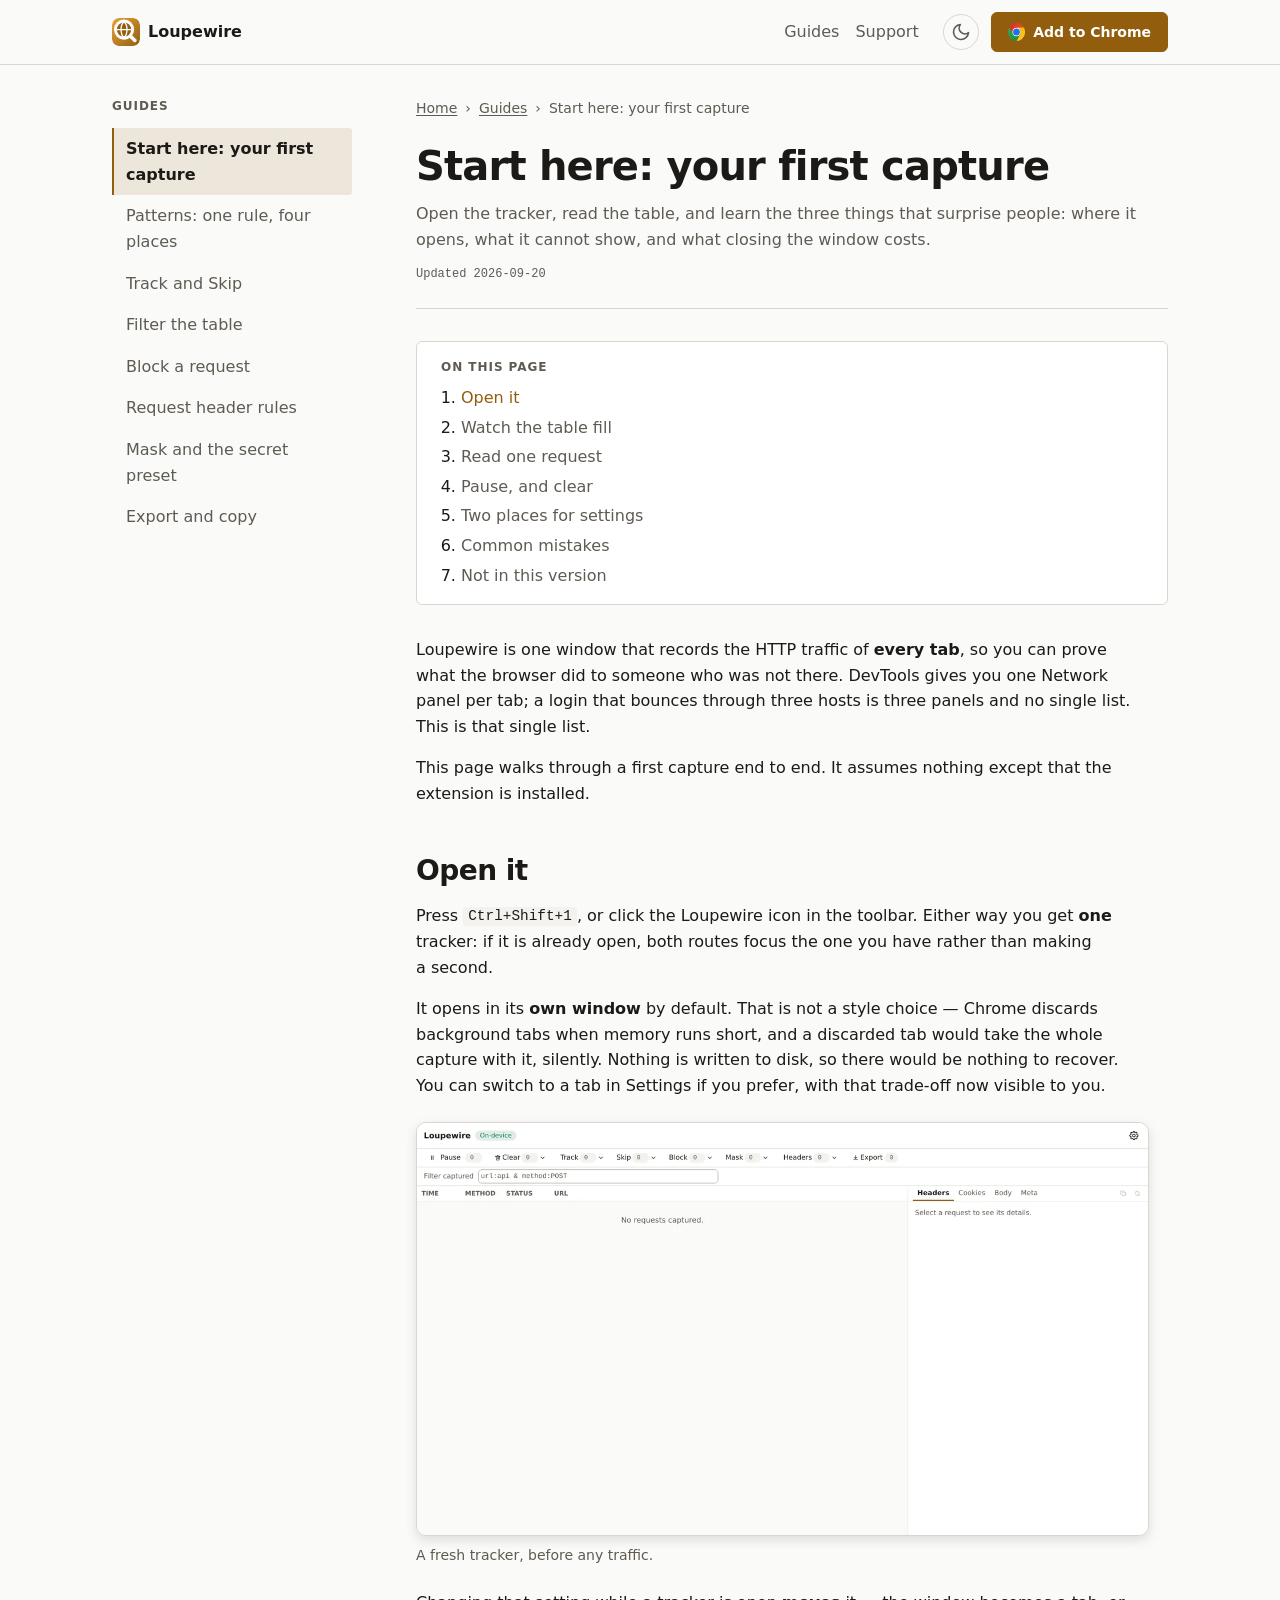
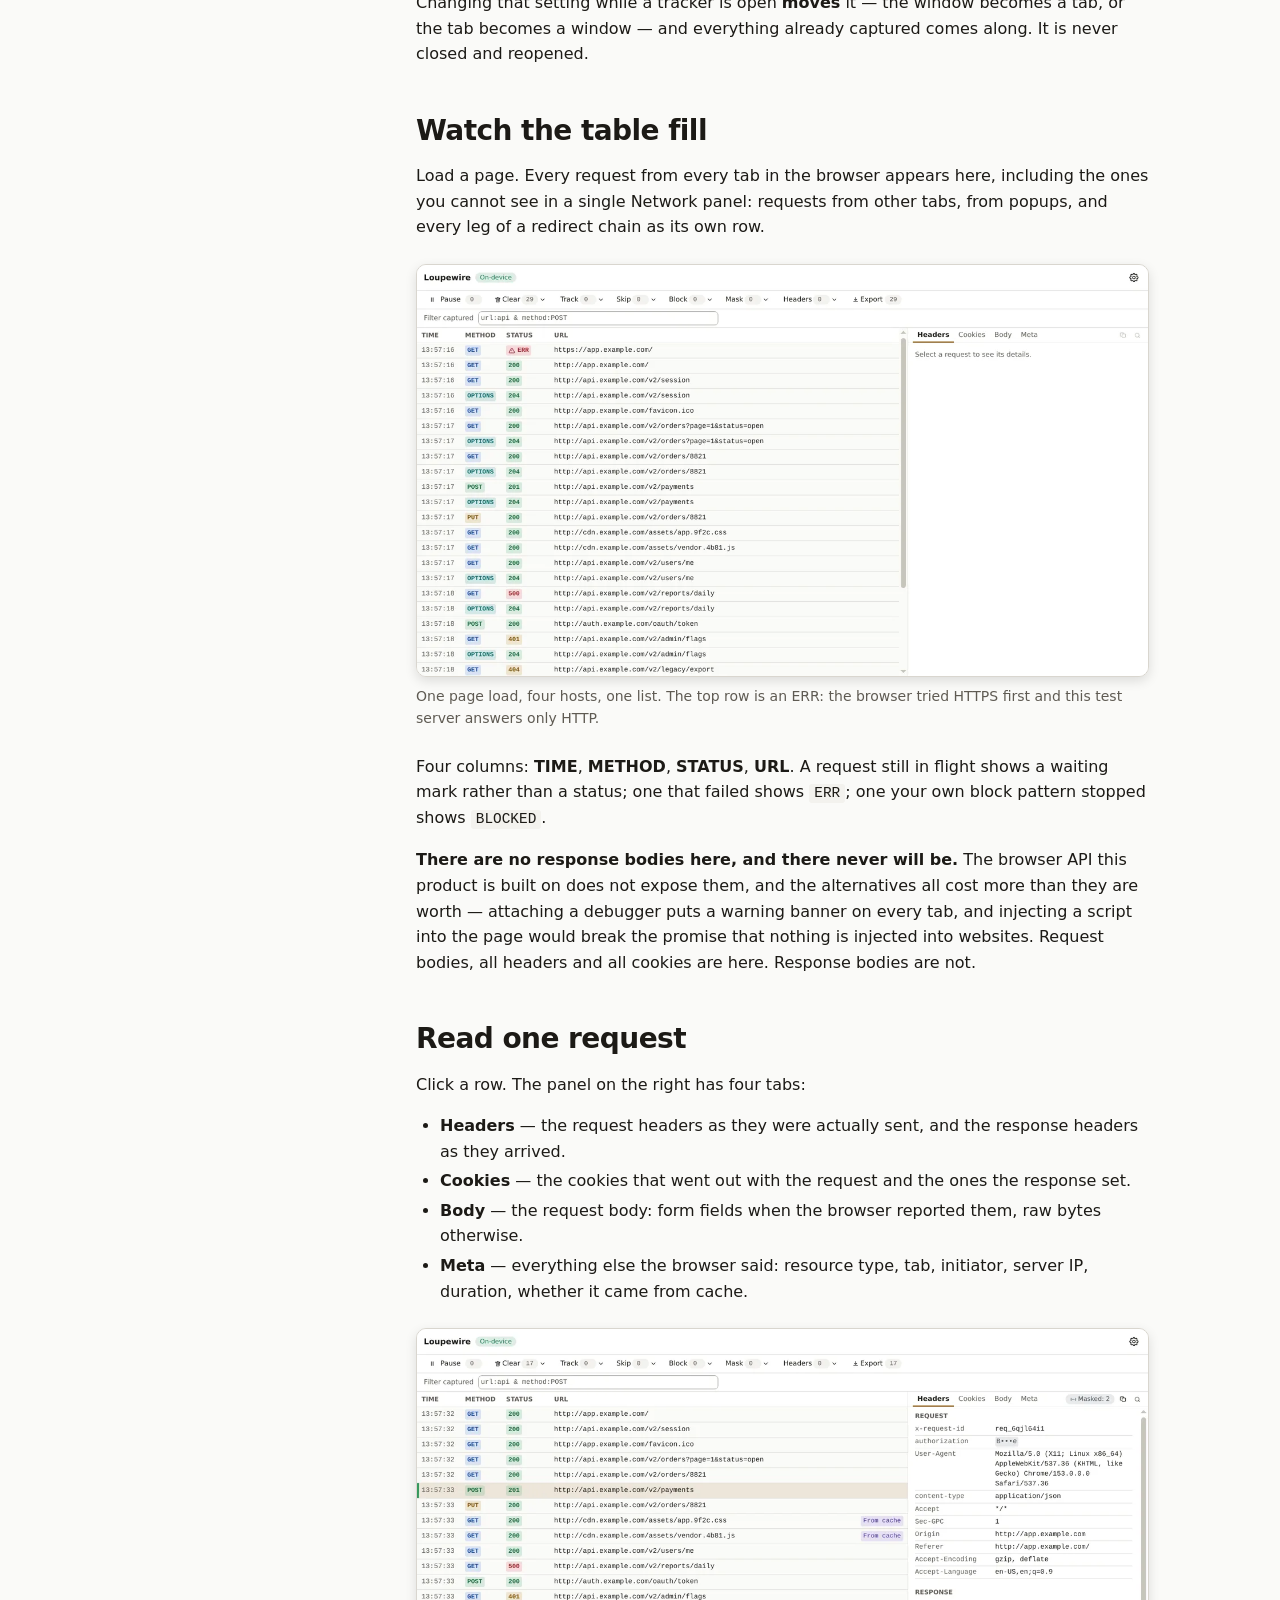
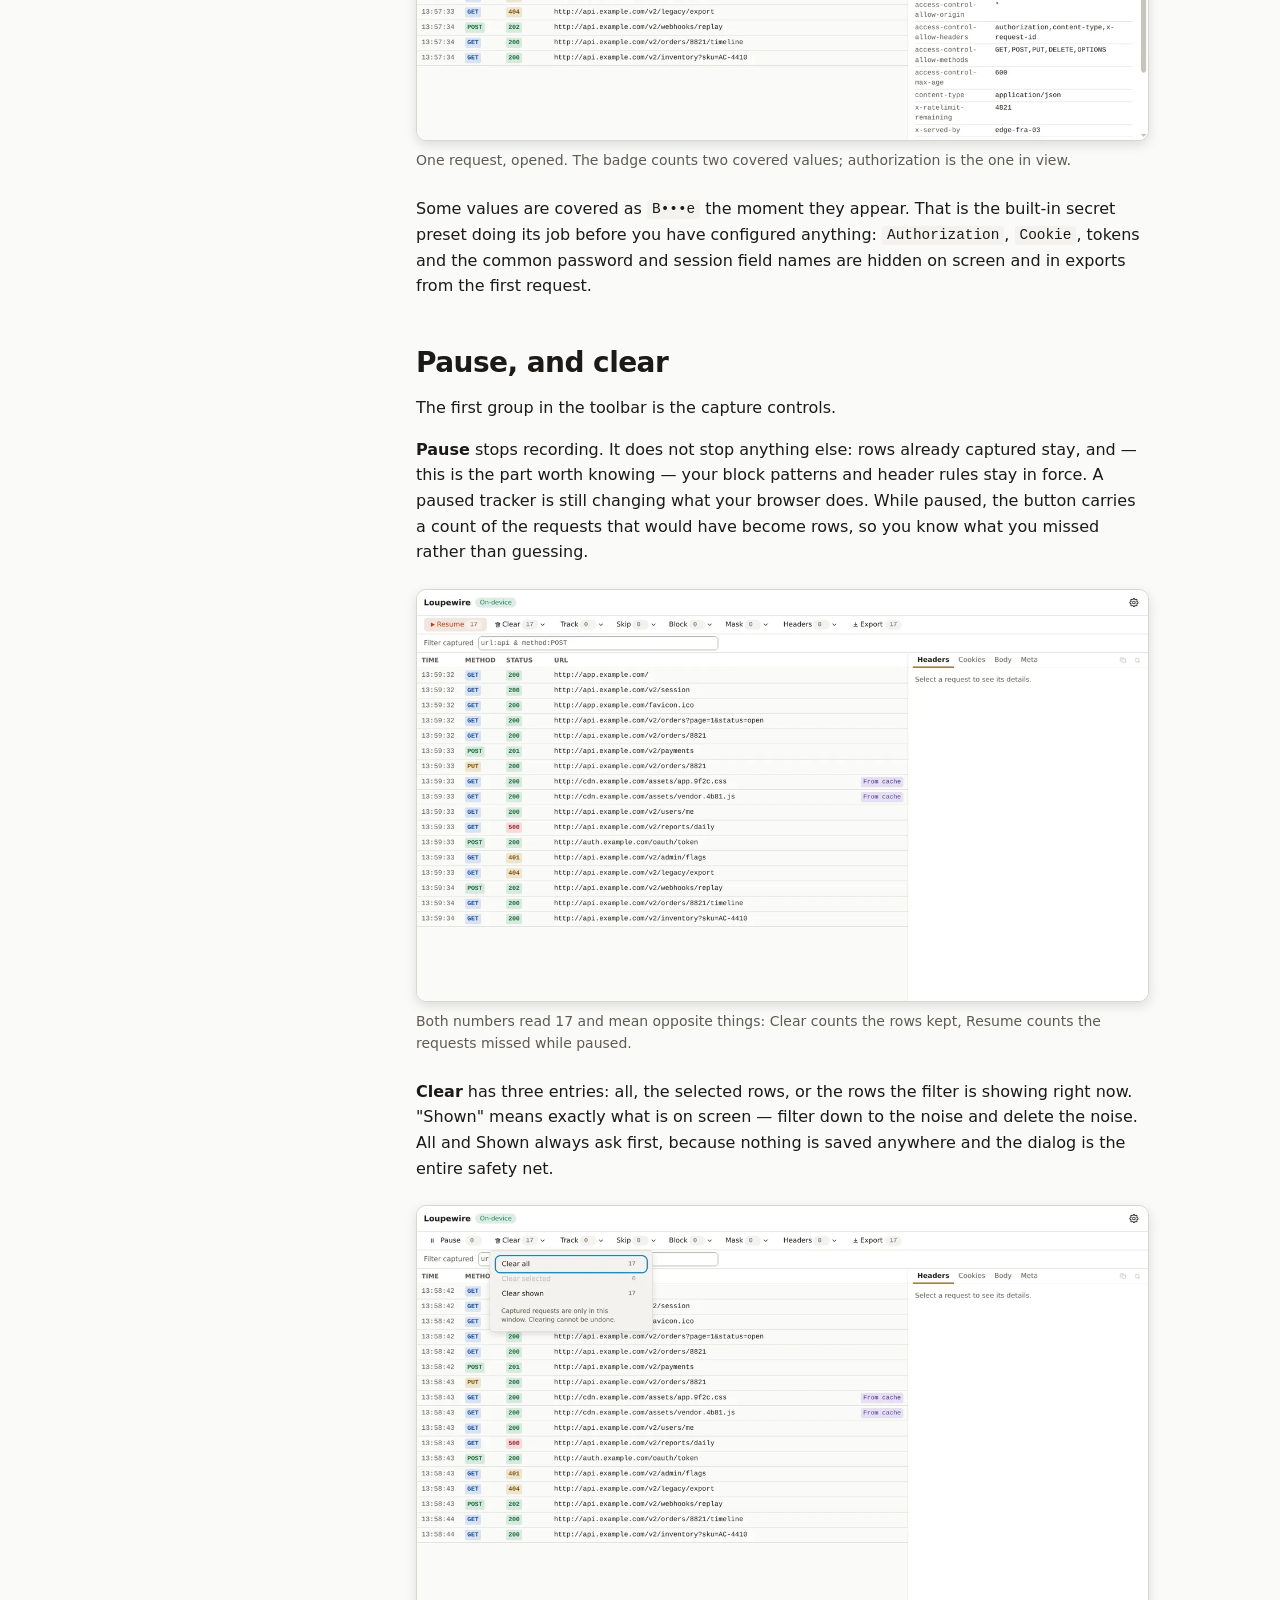
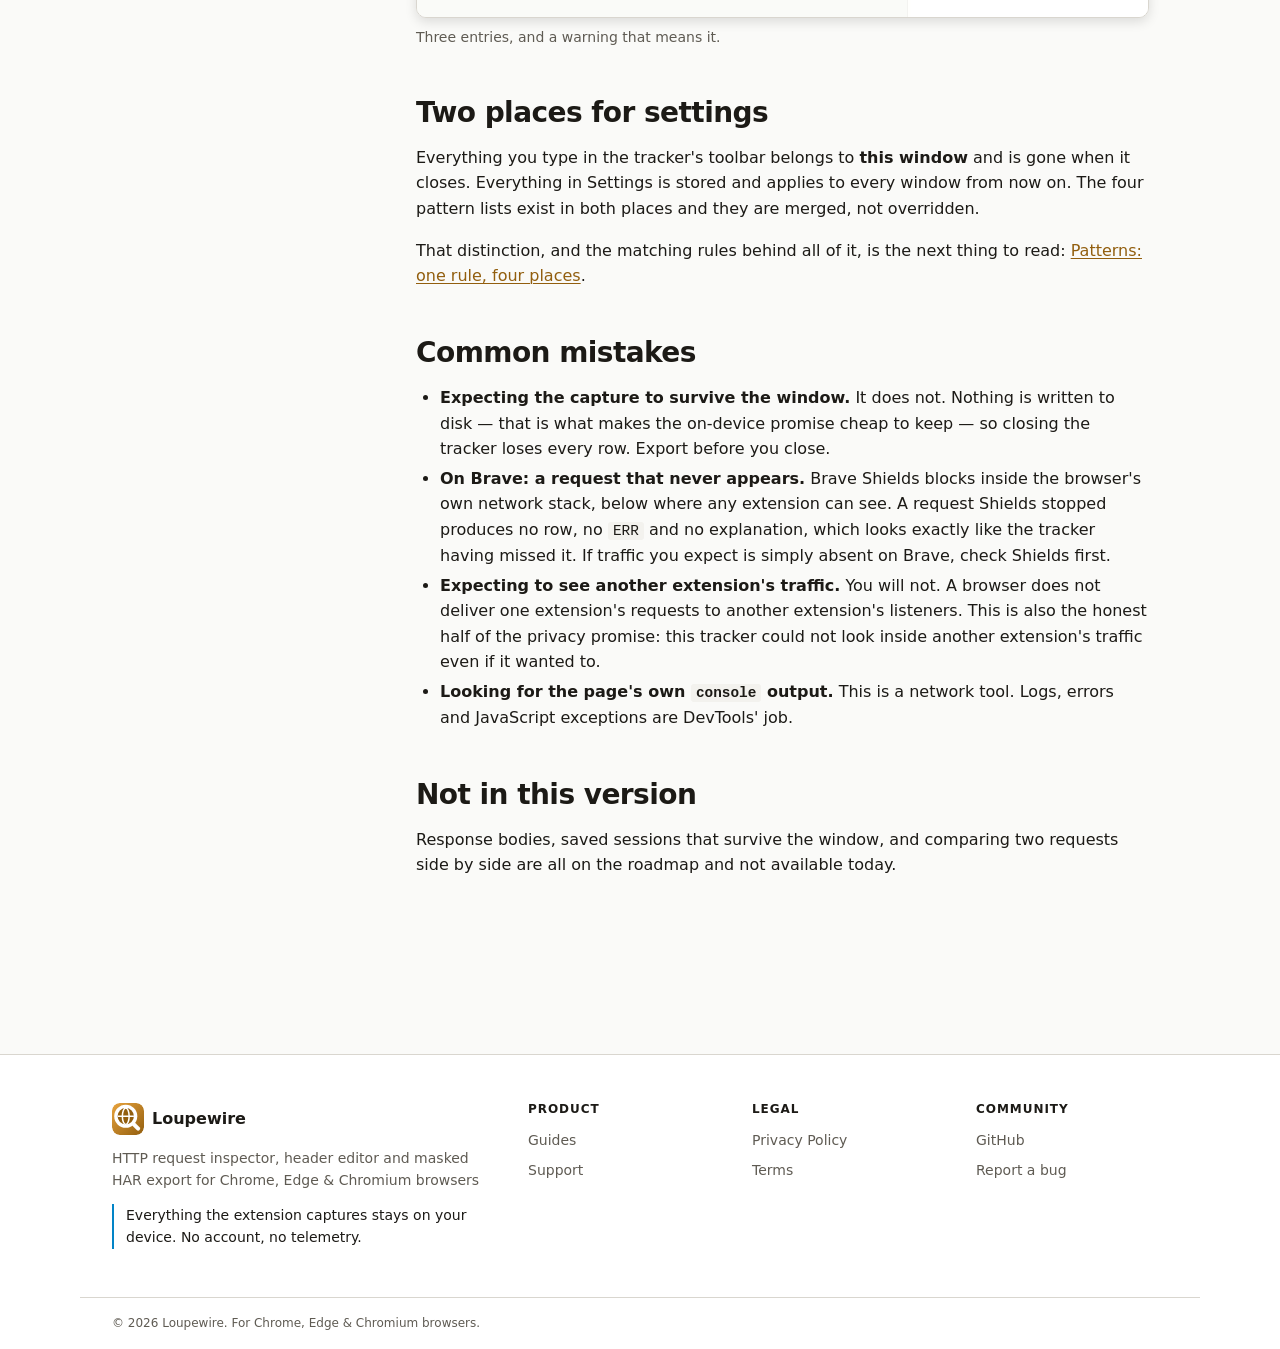
<file: guides/first-capture/index.html>
<!doctype html>
<html lang="en" data-loupewire-theme="light">
  <head>
    <meta charset="utf-8">
    <meta name="viewport" content="width=device-width, initial-scale=1">
    <title>Start here: your first capture - Loupewire guides</title>
    <meta name="description" content="Open the tracker, read the table, and learn the three things that surprise people: where it opens, what it cannot show, and what closing the window costs.">
    <meta name="robots" content="index, follow">
    <link rel="canonical" href="https://loupewire.github.io/guides/first-capture/">

    <meta property="og:type" content="website">
    <meta property="og:url" content="https://loupewire.github.io/guides/first-capture/">
    <meta property="og:title" content="Start here: your first capture - Loupewire guides">
    <meta property="og:description" content="Open the tracker, read the table, and learn the three things that surprise people: where it opens, what it cannot show, and what closing the window costs.">
    <meta property="og:image" content="https://loupewire.github.io/assets/brand/og-image.png">
    <meta property="og:image:width" content="1200">
    <meta property="og:image:height" content="630">
    <meta property="og:site_name" content="Loupewire">
    <meta property="og:locale" content="en_US">
    <meta name="twitter:card" content="summary_large_image">
    <meta name="twitter:title" content="Start here: your first capture - Loupewire guides">
    <meta name="twitter:description" content="Open the tracker, read the table, and learn the three things that surprise people: where it opens, what it cannot show, and what closing the window costs.">
    <meta name="twitter:image" content="https://loupewire.github.io/assets/brand/og-image.png">

    <link rel="icon" href="/assets/brand/favicon.ico" sizes="32x32">
    <link rel="icon" href="/assets/brand/mark.svg" type="image/svg+xml">
    <link rel="icon" type="image/png" sizes="192x192" href="/assets/brand/favicon-192.png">
    <link rel="icon" type="image/png" sizes="96x96" href="/assets/brand/favicon-96.png">
    <link rel="icon" type="image/png" sizes="48x48" href="/assets/brand/favicon-48.png">
    <link rel="icon" type="image/png" sizes="32x32" href="/assets/brand/favicon-32.png">
    <link rel="icon" type="image/png" sizes="16x16" href="/assets/brand/favicon-16.png">
    <link rel="apple-touch-icon" sizes="180x180" href="/assets/brand/apple-touch-icon.png">
    <link rel="manifest" href="/site.webmanifest">
    <meta name="theme-color" content="#fafaf8">

    <script>
      (function () {
        var root = document.documentElement;
        root.classList.add('js');
        var stored = null;
        try {
          stored = window.localStorage.getItem('loupewire-site-theme');
        } catch (error) {
          stored = null;
        }
        if (stored === 'light' || stored === 'dark') {
          root.setAttribute('data-loupewire-theme', stored);
        }
      })();
    </script>
    <link rel="stylesheet" href="/css/tokens.css">
    <link rel="stylesheet" href="/css/site-tokens.css">
    <link rel="stylesheet" href="/css/global.css">
    <link rel="stylesheet" href="/css/components/header.css">
    <link rel="stylesheet" href="/css/components/footer.css">
    <link rel="stylesheet" href="/css/components/buttons.css">
    <link rel="stylesheet" href="/css/pages/guide.css">
    <script type="application/ld+json">
    {
      "@context": "https://schema.org",
      "@graph": [
        {
          "@type": "Organization",
          "@id": "https://loupewire.github.io/#organization",
          "name": "Loupewire",
          "url": "https://loupewire.github.io/",
          "logo": "https://loupewire.github.io/assets/brand/favicon-512.png"
        },
        {
          "@type": "TechArticle",
          "@id": "https://loupewire.github.io/guides/first-capture/#article",
          "headline": "Start here: your first capture",
          "description": "Open the tracker, read the table, and learn the three things that surprise people: where it opens, what it cannot show, and what closing the window costs.",
          "url": "https://loupewire.github.io/guides/first-capture/",
          "datePublished": "2026-09-20T00:00:00+07:00",
          "dateModified": "2026-09-20T00:00:00+07:00",
          "inLanguage": "en-US",
          "author": {
            "@id": "https://loupewire.github.io/#organization"
          },
          "publisher": {
            "@id": "https://loupewire.github.io/#organization"
          },
          "image": "https://loupewire.github.io/assets/guides/first-capture/02-table.webp"
        },
        {
          "@type": "BreadcrumbList",
          "itemListElement": [
            {
              "@type": "ListItem",
              "position": 1,
              "name": "Home",
              "item": "https://loupewire.github.io/"
            },
            {
              "@type": "ListItem",
              "position": 2,
              "name": "Guides",
              "item": "https://loupewire.github.io/guides/"
            },
            {
              "@type": "ListItem",
              "position": 3,
              "name": "Start here: your first capture",
              "item": "https://loupewire.github.io/guides/first-capture/"
            }
          ]
        }
      ]
    }
    </script>
    <script async src="https://www.googletagmanager.com/gtag/js?id=G-SE3C1NP6GV"></script>
    <script>
      window.dataLayer = window.dataLayer || [];
      function gtag() {
        dataLayer.push(arguments);
      }
      gtag('js', new Date());
      gtag('config', 'G-SE3C1NP6GV');
    </script>
  </head>
  <body class="page page--guide page--guide-first-capture">
    <a class="skip-link" href="#main">Skip to content</a>
    <header class="site-header">
      <div class="container site-header__inner">
        <a class="site-header__brand" href="/">
          <img src="/assets/brand/mark.svg" alt="" width="28" height="28">
          <span>Loupewire</span>
        </a>
        <button class="site-header__menu" type="button" aria-expanded="false" aria-controls="site-nav" data-nav-toggle>
          <span class="visually-hidden">Menu</span>
          <svg aria-hidden="true" viewBox="0 0 24 24" width="24" height="24">
            <path class="site-header__menu-open" d="M4 7h16M4 12h16M4 17h16" stroke="currentColor" stroke-width="2" stroke-linecap="round" fill="none"/>
            <path class="site-header__menu-close" d="M6 6l12 12M18 6L6 18" stroke="currentColor" stroke-width="2" stroke-linecap="round" fill="none"/>
          </svg>
        </button>
        <nav id="site-nav" class="site-nav" aria-label="Main">
          <ul class="site-nav__list">
            <li class="site-nav__item"><a class="site-nav__link" href="/guides/">Guides</a></li>
            <li class="site-nav__item"><a class="site-nav__link" href="/support/">Support</a></li>
          </ul>
          <div class="site-nav__actions">
            <button class="theme-toggle" type="button" aria-pressed="false" title="Switch theme" data-theme-toggle>
              <span class="visually-hidden">Switch to light theme</span>
              <svg class="theme-toggle__sun" aria-hidden="true" viewBox="0 0 24 24" width="20" height="20">
                <circle cx="12" cy="12" r="4" fill="none" stroke="currentColor" stroke-width="2"/>
                <path d="M12 2v2M12 20v2M2 12h2M20 12h2M4.9 4.9l1.4 1.4M17.7 17.7l1.4 1.4M4.9 19.1l1.4-1.4M17.7 6.3l1.4-1.4" stroke="currentColor" stroke-width="2" stroke-linecap="round"/>
              </svg>
              <svg class="theme-toggle__moon" aria-hidden="true" viewBox="0 0 24 24" width="20" height="20">
                <path d="M21 12.8A9 9 0 1 1 11.2 3a7 7 0 0 0 9.8 9.8z" fill="none" stroke="currentColor" stroke-width="2" stroke-linejoin="round"/>
              </svg>
            </button>
            <a class="btn btn--primary" href="https://chromewebstore.google.com/detail/dkoclbklglebhboiodckkicoajbcmbjd" data-cta="navbar" data-edge-href="https://microsoftedge.microsoft.com/addons/detail/fobjeeglpkfdalljagicbgelbdmhlhgf"><img class="btn__icon" src="/assets/logos/google-chrome.svg" alt="" width="20" height="20"><span class="btn__label">Add to Chrome</span></a>
          </div>
        </nav>
      </div>
    </header>
    <main id="main" class="site-main">
      <div class="container guide">
        <aside class="guide__sidebar">
          <details class="guide-nav" open data-guide-nav>
            <summary class="guide-nav__summary">All guides</summary>
            <p class="guide-nav__title">Guides</p>
            <ul class="guide-nav__list">
              <li><a href="/guides/first-capture/" aria-current="page">Start here: your first capture</a></li>
              <li><a href="/guides/patterns/">Patterns: one rule, four places</a></li>
              <li><a href="/guides/track-and-skip/">Track and Skip</a></li>
              <li><a href="/guides/filter/">Filter the table</a></li>
              <li><a href="/guides/block/">Block a request</a></li>
              <li><a href="/guides/header-rules/">Request header rules</a></li>
              <li><a href="/guides/mask/">Mask and the secret preset</a></li>
              <li><a href="/guides/export/">Export and copy</a></li>
            </ul>
          </details>
          <script>
            /* Closed before first paint on a phone, not after load by guide.js: with
               eight guides the open list is most of a phone screen, and collapsing it
               once the article had been painted moved the whole article up. Measured
               2026-09-20 (ROADMAP 2.2): CLS 0.323 on a guide, against 0.05 when the
               list had two entries. The markup stays `open`, so a reader with no
               JavaScript still gets a usable list. */
            if (!window.matchMedia('(min-width: 960px)').matches) {
              document.currentScript.previousElementSibling.removeAttribute('open');
            }
          </script>
        </aside>
        <article class="guide__article">
          <nav class="guide__breadcrumb" aria-label="Breadcrumb">
            <ol>
              <li><a href="/">Home</a></li>
              <li><a href="/guides/">Guides</a></li>
              <li aria-current="page">Start here: your first capture</li>
            </ol>
          </nav>
          <header class="guide__header">
            <h1>Start here: your first capture</h1>
            <p class="guide__lead">Open the tracker, read the table, and learn the three things that surprise people: where it opens, what it cannot show, and what closing the window costs.</p>
            <p class="guide__updated">Updated <time datetime="2026-09-20">2026-09-20</time></p>
          </header>
          <nav class="guide__toc" aria-labelledby="toc-title">
            <p class="guide__toc-title" id="toc-title">On this page</p>
            <ol>
              <li><a href="#open-it">Open it</a></li>
              <li><a href="#watch-the-table-fill">Watch the table fill</a></li>
              <li><a href="#read-one-request">Read one request</a></li>
              <li><a href="#pause-and-clear">Pause, and clear</a></li>
              <li><a href="#two-places-for-settings">Two places for settings</a></li>
              <li><a href="#common-mistakes">Common mistakes</a></li>
              <li><a href="#not-in-this-version">Not in this version</a></li>
            </ol>
          </nav>
          <div class="prose guide__body">
            <p>Loupewire is one window that records the HTTP traffic of <strong>every tab</strong>, so you can prove what the
            browser did to someone who was not there. DevTools gives you one Network panel per tab; a login that
            bounces through three hosts is three panels and no single list. This is that single list.</p>
            <p>This page walks through a first capture end to end. It assumes nothing except that the extension is
            installed.</p>
            <h2 id="open-it">Open it</h2>
            <p>Press <code>Ctrl+Shift+1</code>, or click the Loupewire icon in the toolbar. Either way you get <strong>one</strong> tracker:
            if it is already open, both routes focus the one you have rather than making a second.</p>
            <p>It opens in its <strong>own window</strong> by default. That is not a style choice — Chrome discards background
            tabs when memory runs short, and a discarded tab would take the whole capture with it, silently.
            Nothing is written to disk, so there would be nothing to recover. You can switch to a tab in
            Settings if you prefer, with that trade-off now visible to you.</p>
            <figure class="guide__figure"><img src="/assets/guides/first-capture/01-empty.webp" alt="An empty tracker window: toolbar, filter bar, column headers, and the message No requests captured" width="1280" height="720" loading="lazy"><figcaption>A fresh tracker, before any traffic.</figcaption></figure>
            <p>Changing that setting while a tracker is open <strong>moves</strong> it — the window becomes a tab, or the tab
            becomes a window — and everything already captured comes along. It is never closed and reopened.</p>
            <h2 id="watch-the-table-fill">Watch the table fill</h2>
            <p>Load a page. Every request from every tab in the browser appears here, including the ones you cannot
            see in a single Network panel: requests from other tabs, from popups, and every leg of a redirect
            chain as its own row.</p>
            <figure class="guide__figure"><img src="/assets/guides/first-capture/02-table.webp" alt="The tracker after loading a page: rows from app, api, cdn and auth hosts, statuses from 200 to 500, and one ERR row at the top" width="1280" height="720" loading="lazy"><figcaption>One page load, four hosts, one list. The top row is an ERR: the browser tried HTTPS first and this test server answers only HTTP.</figcaption></figure>
            <p>Four columns: <strong>TIME</strong>, <strong>METHOD</strong>, <strong>STATUS</strong>, <strong>URL</strong>. A request still in flight shows a waiting
            mark rather than a status; one that failed shows <code>ERR</code>; one your own block pattern stopped shows
            <code>BLOCKED</code>.</p>
            <p><strong>There are no response bodies here, and there never will be.</strong> The browser API this product is
            built on does not expose them, and the alternatives all cost more than they are worth — attaching a
            debugger puts a warning banner on every tab, and injecting a script into the page would break the
            promise that nothing is injected into websites. Request bodies, all headers and all cookies are
            here. Response bodies are not.</p>
            <h2 id="read-one-request">Read one request</h2>
            <p>Click a row. The panel on the right has four tabs:</p>
            <ul>
            <li><strong>Headers</strong> — the request headers as they were actually sent, and the response headers as they
            arrived.</li>
            <li><strong>Cookies</strong> — the cookies that went out with the request and the ones the response set.</li>
            <li><strong>Body</strong> — the request body: form fields when the browser reported them, raw bytes otherwise.</li>
            <li><strong>Meta</strong> — everything else the browser said: resource type, tab, initiator, server IP, duration,
            whether it came from cache.</li>
            </ul>
            <figure class="guide__figure"><img src="/assets/guides/first-capture/03-detail.webp" alt="A request selected, the Headers tab open, with authorization covered and a Masked 2 badge on the tab strip" width="1280" height="720" loading="lazy"><figcaption>One request, opened. The badge counts two covered values; authorization is the one in view.</figcaption></figure>
            <p>Some values are covered as <code>B•••e</code> the moment they appear. That is the built-in secret preset doing
            its job before you have configured anything: <code>Authorization</code>, <code>Cookie</code>, tokens and the common
            password and session field names are hidden on screen and in exports from the first request.</p>
            <h2 id="pause-and-clear">Pause, and clear</h2>
            <p>The first group in the toolbar is the capture controls.</p>
            <p><strong>Pause</strong> stops recording. It does not stop anything else: rows already captured stay, and — this is
            the part worth knowing — your block patterns and header rules stay in force. A paused tracker is
            still changing what your browser does. While paused, the button carries a count of the requests that
            would have become rows, so you know what you missed rather than guessing.</p>
            <figure class="guide__figure"><img src="/assets/guides/first-capture/04-paused.webp" alt="A paused tracker holding seventeen captured rows, with Resume carrying a count of seventeen more that were not recorded" width="1280" height="720" loading="lazy"><figcaption>Both numbers read 17 and mean opposite things: Clear counts the rows kept, Resume counts the requests missed while paused.</figcaption></figure>
            <p><strong>Clear</strong> has three entries: all, the selected rows, or the rows the filter is showing right now.
            &quot;Shown&quot; means exactly what is on screen — filter down to the noise and delete the noise. All and
            Shown always ask first, because nothing is saved anywhere and the dialog is the entire safety net.</p>
            <figure class="guide__figure"><img src="/assets/guides/first-capture/05-clear-menu.webp" alt="The Clear menu open with its three entries and the note that captured requests are only in this window" width="1280" height="720" loading="lazy"><figcaption>Three entries, and a warning that means it.</figcaption></figure>
            <h2 id="two-places-for-settings">Two places for settings</h2>
            <p>Everything you type in the tracker's toolbar belongs to <strong>this window</strong> and is gone when it closes.
            Everything in Settings is stored and applies to every window from now on. The four pattern lists
            exist in both places and they are merged, not overridden.</p>
            <p>That distinction, and the matching rules behind all of it, is the next thing to read:
            <a href="/guides/patterns/">Patterns: one rule, four places</a>.</p>
            <h2 id="common-mistakes">Common mistakes</h2>
            <ul>
            <li><strong>Expecting the capture to survive the window.</strong> It does not. Nothing is written to disk — that is
            what makes the on-device promise cheap to keep — so closing the tracker loses every row. Export
            before you close.</li>
            <li><strong>On Brave: a request that never appears.</strong> Brave Shields blocks inside the browser's own network
            stack, below where any extension can see. A request Shields stopped produces no row, no <code>ERR</code> and
            no explanation, which looks exactly like the tracker having missed it. If traffic you expect is
            simply absent on Brave, check Shields first.</li>
            <li><strong>Expecting to see another extension's traffic.</strong> You will not. A browser does not deliver one
            extension's requests to another extension's listeners. This is also the honest half of the privacy
            promise: this tracker could not look inside another extension's traffic even if it wanted to.</li>
            <li><strong>Looking for the page's own <code>console</code> output.</strong> This is a network tool. Logs, errors and
            JavaScript exceptions are DevTools' job.</li>
            </ul>
            <h2 id="not-in-this-version">Not in this version</h2>
            <p>Response bodies, saved sessions that survive the window, and comparing two requests side by side are
            all on the roadmap and not available today.</p>

          </div>
        </article>
      </div>
    </main>
    <footer class="site-footer">
      <div class="container site-footer__inner">
        <div class="site-footer__brand">
          <a class="site-footer__logo" href="/">
            <img src="/assets/brand/mark.svg" alt="" width="32" height="32">
            <span>Loupewire</span>
          </a>
          <p class="site-footer__tagline">HTTP request inspector, header editor and masked HAR export for Chrome, Edge & Chromium browsers</p>
          <p class="site-footer__promise">Everything the extension captures stays on your device. No account, no telemetry.</p>
        </div>
        <div class="site-footer__group">
          <h2 class="site-footer__title">Product</h2>
          <ul class="site-footer__links">
            <li><a href="/guides/">Guides</a></li>
            <li><a href="/support/">Support</a></li>
          </ul>
        </div>
        <div class="site-footer__group">
          <h2 class="site-footer__title">Legal</h2>
          <ul class="site-footer__links">
            <li><a href="/privacy-policy/">Privacy Policy</a></li>
            <li><a href="/terms/">Terms</a></li>
          </ul>
        </div>
        <div class="site-footer__group">
          <h2 class="site-footer__title">Community</h2>
          <ul class="site-footer__links">
            <li><a href="https://github.com/loupewire" target="_blank" rel="noopener noreferrer">GitHub</a></li>
            <li><a href="https://github.com/loupewire/loupewire-support/issues" target="_blank" rel="noopener noreferrer">Report a bug</a></li>
          </ul>
        </div>
      </div>
      <div class="container site-footer__bottom">
        <p>&copy; 2026 Loupewire. For Chrome, Edge &amp; Chromium browsers.</p>
      </div>
    </footer>
    <script src="/js/utils/analytics.js" defer></script>
    <script src="/js/utils/browser-detect.js" defer></script>
    <script src="/js/utils/theme-toggle.js" defer></script>
    <script src="/js/utils/nav-toggle.js" defer></script>
    <script src="/js/pages/guide.js" defer></script>
  </body>
</html>
</file>
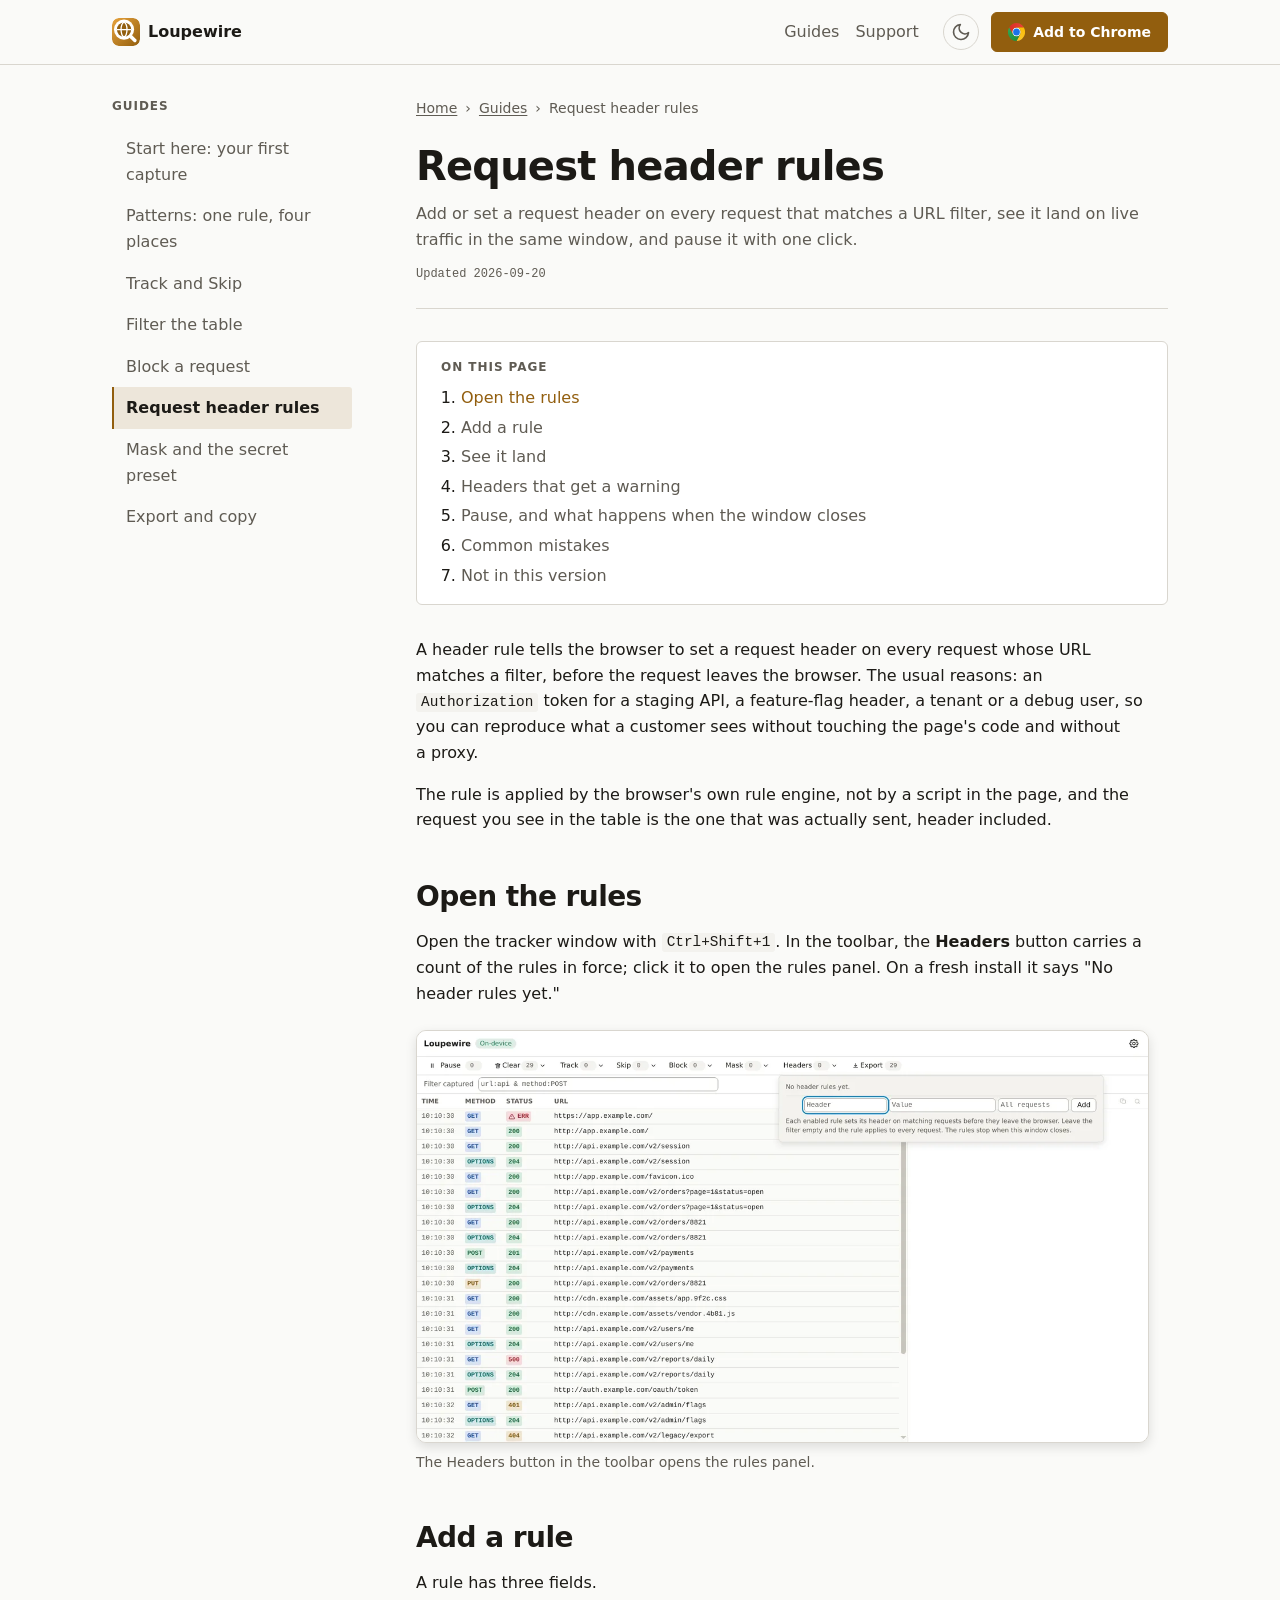
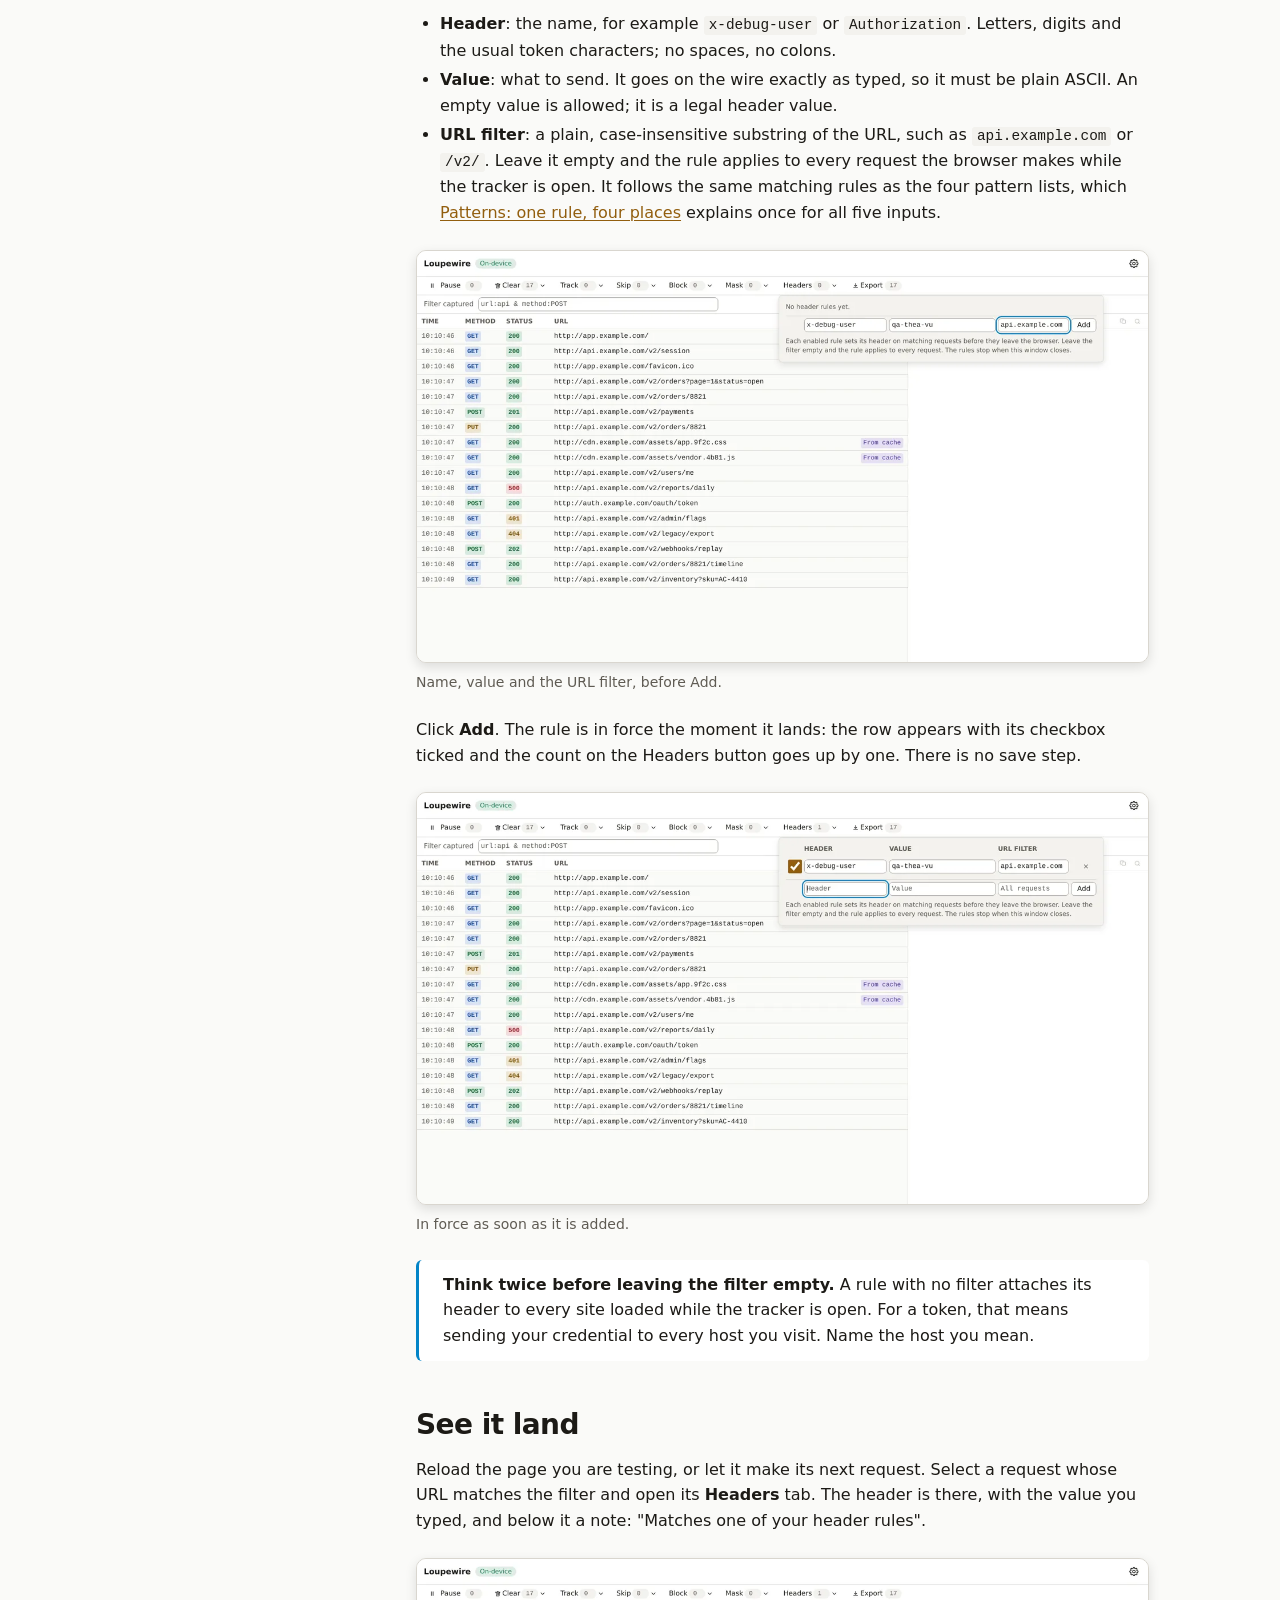
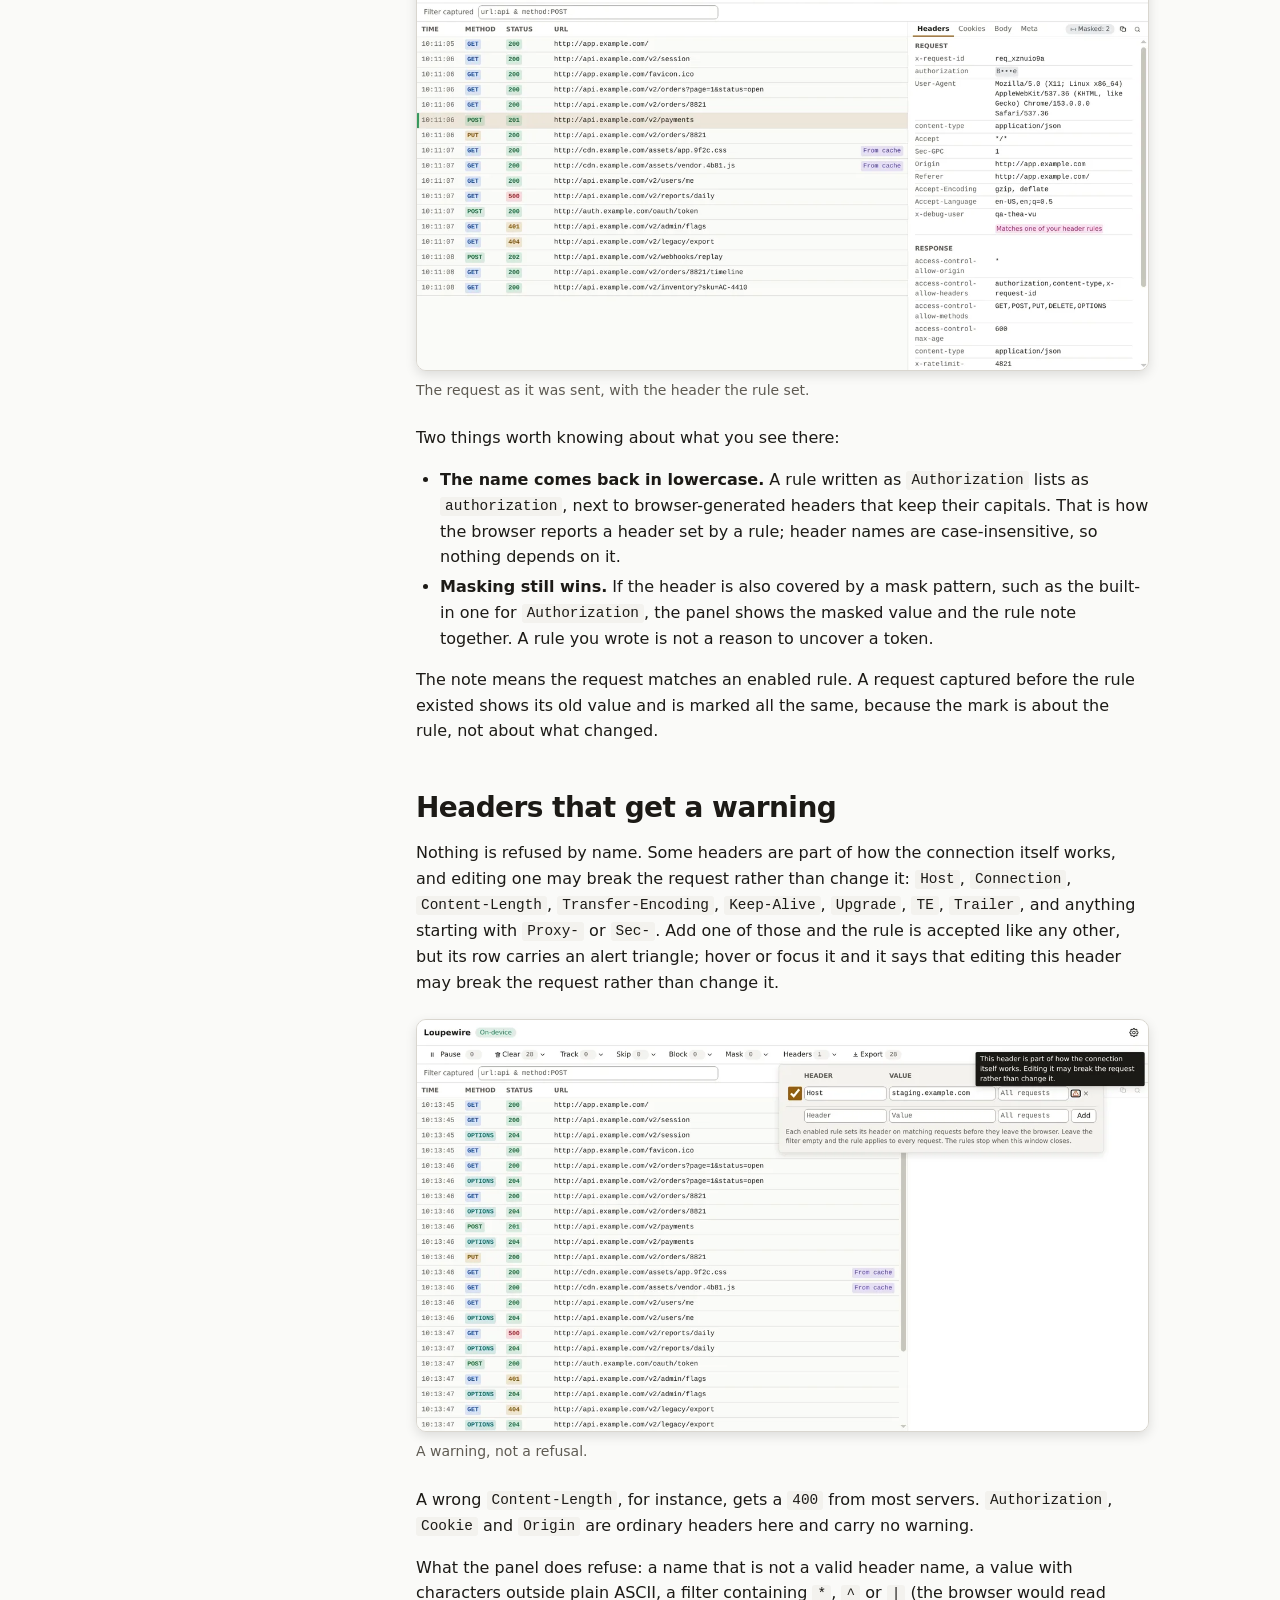
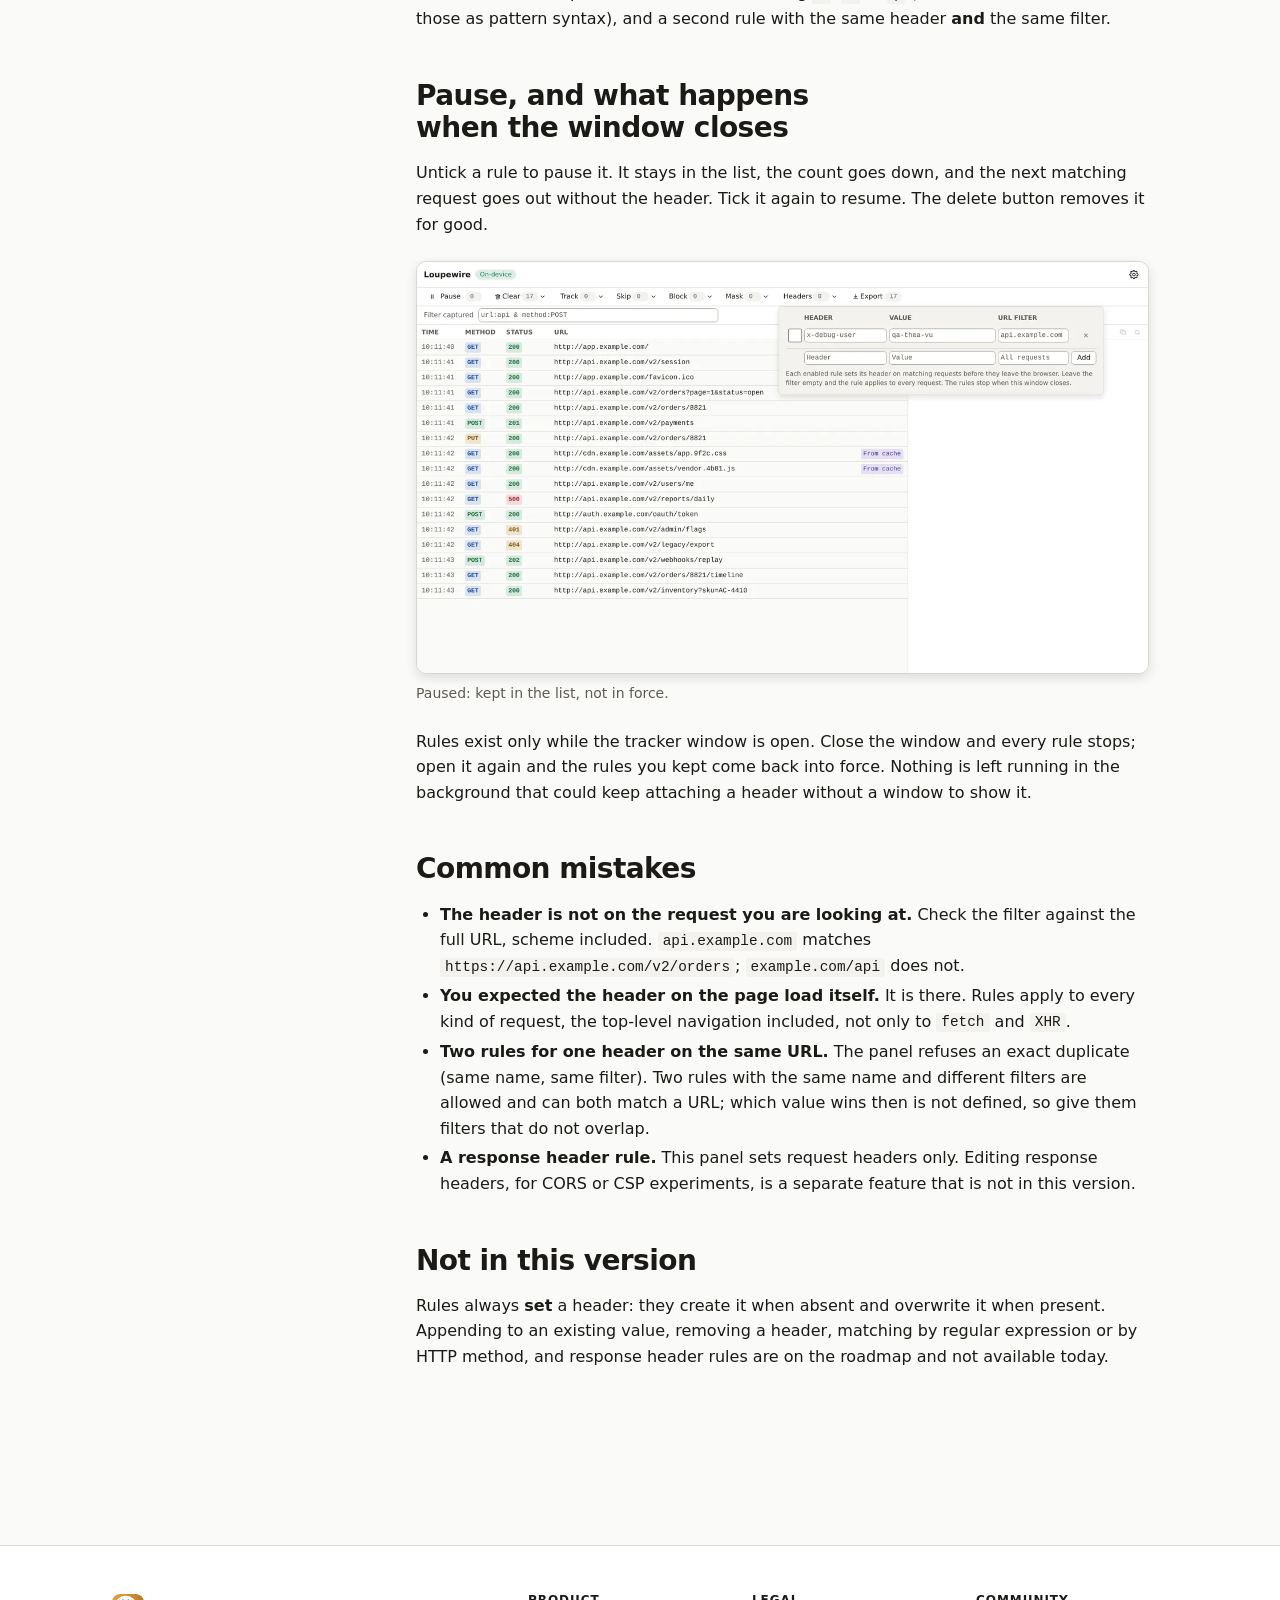
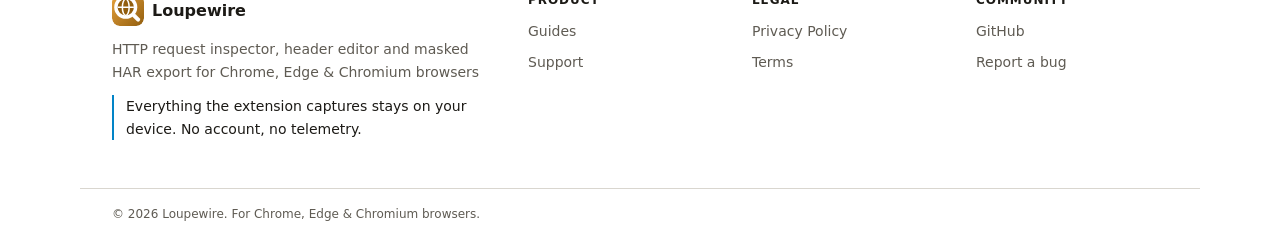
<file: guides/header-rules/index.html>
<!doctype html>
<html lang="en" data-loupewire-theme="light">
  <head>
    <meta charset="utf-8">
    <meta name="viewport" content="width=device-width, initial-scale=1">
    <title>Request header rules - Loupewire guides</title>
    <meta name="description" content="Add or set a request header on every request that matches a URL filter, see it land on live traffic in the same window, and pause it with one click.">
    <meta name="robots" content="index, follow">
    <link rel="canonical" href="https://loupewire.github.io/guides/header-rules/">

    <meta property="og:type" content="website">
    <meta property="og:url" content="https://loupewire.github.io/guides/header-rules/">
    <meta property="og:title" content="Request header rules - Loupewire guides">
    <meta property="og:description" content="Add or set a request header on every request that matches a URL filter, see it land on live traffic in the same window, and pause it with one click.">
    <meta property="og:image" content="https://loupewire.github.io/assets/brand/og-image.png">
    <meta property="og:image:width" content="1200">
    <meta property="og:image:height" content="630">
    <meta property="og:site_name" content="Loupewire">
    <meta property="og:locale" content="en_US">
    <meta name="twitter:card" content="summary_large_image">
    <meta name="twitter:title" content="Request header rules - Loupewire guides">
    <meta name="twitter:description" content="Add or set a request header on every request that matches a URL filter, see it land on live traffic in the same window, and pause it with one click.">
    <meta name="twitter:image" content="https://loupewire.github.io/assets/brand/og-image.png">

    <link rel="icon" href="/assets/brand/favicon.ico" sizes="32x32">
    <link rel="icon" href="/assets/brand/mark.svg" type="image/svg+xml">
    <link rel="icon" type="image/png" sizes="192x192" href="/assets/brand/favicon-192.png">
    <link rel="icon" type="image/png" sizes="96x96" href="/assets/brand/favicon-96.png">
    <link rel="icon" type="image/png" sizes="48x48" href="/assets/brand/favicon-48.png">
    <link rel="icon" type="image/png" sizes="32x32" href="/assets/brand/favicon-32.png">
    <link rel="icon" type="image/png" sizes="16x16" href="/assets/brand/favicon-16.png">
    <link rel="apple-touch-icon" sizes="180x180" href="/assets/brand/apple-touch-icon.png">
    <link rel="manifest" href="/site.webmanifest">
    <meta name="theme-color" content="#fafaf8">

    <script>
      (function () {
        var root = document.documentElement;
        root.classList.add('js');
        var stored = null;
        try {
          stored = window.localStorage.getItem('loupewire-site-theme');
        } catch (error) {
          stored = null;
        }
        if (stored === 'light' || stored === 'dark') {
          root.setAttribute('data-loupewire-theme', stored);
        }
      })();
    </script>
    <link rel="stylesheet" href="/css/tokens.css">
    <link rel="stylesheet" href="/css/site-tokens.css">
    <link rel="stylesheet" href="/css/global.css">
    <link rel="stylesheet" href="/css/components/header.css">
    <link rel="stylesheet" href="/css/components/footer.css">
    <link rel="stylesheet" href="/css/components/buttons.css">
    <link rel="stylesheet" href="/css/pages/guide.css">
    <script type="application/ld+json">
    {
      "@context": "https://schema.org",
      "@graph": [
        {
          "@type": "Organization",
          "@id": "https://loupewire.github.io/#organization",
          "name": "Loupewire",
          "url": "https://loupewire.github.io/",
          "logo": "https://loupewire.github.io/assets/brand/favicon-512.png"
        },
        {
          "@type": "TechArticle",
          "@id": "https://loupewire.github.io/guides/header-rules/#article",
          "headline": "Request header rules",
          "description": "Add or set a request header on every request that matches a URL filter, see it land on live traffic in the same window, and pause it with one click.",
          "url": "https://loupewire.github.io/guides/header-rules/",
          "datePublished": "2026-09-20T00:00:00+07:00",
          "dateModified": "2026-09-20T00:00:00+07:00",
          "inLanguage": "en-US",
          "author": {
            "@id": "https://loupewire.github.io/#organization"
          },
          "publisher": {
            "@id": "https://loupewire.github.io/#organization"
          },
          "image": "https://loupewire.github.io/assets/guides/header-rules/04-see-it-land.webp"
        },
        {
          "@type": "BreadcrumbList",
          "itemListElement": [
            {
              "@type": "ListItem",
              "position": 1,
              "name": "Home",
              "item": "https://loupewire.github.io/"
            },
            {
              "@type": "ListItem",
              "position": 2,
              "name": "Guides",
              "item": "https://loupewire.github.io/guides/"
            },
            {
              "@type": "ListItem",
              "position": 3,
              "name": "Request header rules",
              "item": "https://loupewire.github.io/guides/header-rules/"
            }
          ]
        }
      ]
    }
    </script>
    <script async src="https://www.googletagmanager.com/gtag/js?id=G-SE3C1NP6GV"></script>
    <script>
      window.dataLayer = window.dataLayer || [];
      function gtag() {
        dataLayer.push(arguments);
      }
      gtag('js', new Date());
      gtag('config', 'G-SE3C1NP6GV');
    </script>
  </head>
  <body class="page page--guide page--guide-header-rules">
    <a class="skip-link" href="#main">Skip to content</a>
    <header class="site-header">
      <div class="container site-header__inner">
        <a class="site-header__brand" href="/">
          <img src="/assets/brand/mark.svg" alt="" width="28" height="28">
          <span>Loupewire</span>
        </a>
        <button class="site-header__menu" type="button" aria-expanded="false" aria-controls="site-nav" data-nav-toggle>
          <span class="visually-hidden">Menu</span>
          <svg aria-hidden="true" viewBox="0 0 24 24" width="24" height="24">
            <path class="site-header__menu-open" d="M4 7h16M4 12h16M4 17h16" stroke="currentColor" stroke-width="2" stroke-linecap="round" fill="none"/>
            <path class="site-header__menu-close" d="M6 6l12 12M18 6L6 18" stroke="currentColor" stroke-width="2" stroke-linecap="round" fill="none"/>
          </svg>
        </button>
        <nav id="site-nav" class="site-nav" aria-label="Main">
          <ul class="site-nav__list">
            <li class="site-nav__item"><a class="site-nav__link" href="/guides/">Guides</a></li>
            <li class="site-nav__item"><a class="site-nav__link" href="/support/">Support</a></li>
          </ul>
          <div class="site-nav__actions">
            <button class="theme-toggle" type="button" aria-pressed="false" title="Switch theme" data-theme-toggle>
              <span class="visually-hidden">Switch to light theme</span>
              <svg class="theme-toggle__sun" aria-hidden="true" viewBox="0 0 24 24" width="20" height="20">
                <circle cx="12" cy="12" r="4" fill="none" stroke="currentColor" stroke-width="2"/>
                <path d="M12 2v2M12 20v2M2 12h2M20 12h2M4.9 4.9l1.4 1.4M17.7 17.7l1.4 1.4M4.9 19.1l1.4-1.4M17.7 6.3l1.4-1.4" stroke="currentColor" stroke-width="2" stroke-linecap="round"/>
              </svg>
              <svg class="theme-toggle__moon" aria-hidden="true" viewBox="0 0 24 24" width="20" height="20">
                <path d="M21 12.8A9 9 0 1 1 11.2 3a7 7 0 0 0 9.8 9.8z" fill="none" stroke="currentColor" stroke-width="2" stroke-linejoin="round"/>
              </svg>
            </button>
            <a class="btn btn--primary" href="https://chromewebstore.google.com/detail/dkoclbklglebhboiodckkicoajbcmbjd" data-cta="navbar" data-edge-href="https://microsoftedge.microsoft.com/addons/detail/fobjeeglpkfdalljagicbgelbdmhlhgf"><img class="btn__icon" src="/assets/logos/google-chrome.svg" alt="" width="20" height="20"><span class="btn__label">Add to Chrome</span></a>
          </div>
        </nav>
      </div>
    </header>
    <main id="main" class="site-main">
      <div class="container guide">
        <aside class="guide__sidebar">
          <details class="guide-nav" open data-guide-nav>
            <summary class="guide-nav__summary">All guides</summary>
            <p class="guide-nav__title">Guides</p>
            <ul class="guide-nav__list">
              <li><a href="/guides/first-capture/">Start here: your first capture</a></li>
              <li><a href="/guides/patterns/">Patterns: one rule, four places</a></li>
              <li><a href="/guides/track-and-skip/">Track and Skip</a></li>
              <li><a href="/guides/filter/">Filter the table</a></li>
              <li><a href="/guides/block/">Block a request</a></li>
              <li><a href="/guides/header-rules/" aria-current="page">Request header rules</a></li>
              <li><a href="/guides/mask/">Mask and the secret preset</a></li>
              <li><a href="/guides/export/">Export and copy</a></li>
            </ul>
          </details>
          <script>
            /* Closed before first paint on a phone, not after load by guide.js: with
               eight guides the open list is most of a phone screen, and collapsing it
               once the article had been painted moved the whole article up. Measured
               2026-09-20 (ROADMAP 2.2): CLS 0.323 on a guide, against 0.05 when the
               list had two entries. The markup stays `open`, so a reader with no
               JavaScript still gets a usable list. */
            if (!window.matchMedia('(min-width: 960px)').matches) {
              document.currentScript.previousElementSibling.removeAttribute('open');
            }
          </script>
        </aside>
        <article class="guide__article">
          <nav class="guide__breadcrumb" aria-label="Breadcrumb">
            <ol>
              <li><a href="/">Home</a></li>
              <li><a href="/guides/">Guides</a></li>
              <li aria-current="page">Request header rules</li>
            </ol>
          </nav>
          <header class="guide__header">
            <h1>Request header rules</h1>
            <p class="guide__lead">Add or set a request header on every request that matches a URL filter, see it land on live traffic in the same window, and pause it with one click.</p>
            <p class="guide__updated">Updated <time datetime="2026-09-20">2026-09-20</time></p>
          </header>
          <nav class="guide__toc" aria-labelledby="toc-title">
            <p class="guide__toc-title" id="toc-title">On this page</p>
            <ol>
              <li><a href="#open-the-rules">Open the rules</a></li>
              <li><a href="#add-a-rule">Add a rule</a></li>
              <li><a href="#see-it-land">See it land</a></li>
              <li><a href="#headers-that-get-a-warning">Headers that get a warning</a></li>
              <li><a href="#pause-and-what-happens-when-the-window-closes">Pause, and what happens when the window closes</a></li>
              <li><a href="#common-mistakes">Common mistakes</a></li>
              <li><a href="#not-in-this-version">Not in this version</a></li>
            </ol>
          </nav>
          <div class="prose guide__body">
            <p>A header rule tells the browser to set a request header on every request whose URL matches a
            filter, before the request leaves the browser. The usual reasons: an <code>Authorization</code> token for a
            staging API, a feature-flag header, a tenant or a debug user, so you can reproduce what a customer
            sees without touching the page's code and without a proxy.</p>
            <p>The rule is applied by the browser's own rule engine, not by a script in the page, and the request
            you see in the table is the one that was actually sent, header included.</p>
            <h2 id="open-the-rules">Open the rules</h2>
            <p>Open the tracker window with <code>Ctrl+Shift+1</code>. In the toolbar, the
            <strong>Headers</strong> button carries a count of the rules in force; click it to open the rules panel. On a
            fresh install it says &quot;No header rules yet.&quot;</p>
            <figure class="guide__figure"><img src="/assets/guides/header-rules/01-open-rules.webp" alt="The tracker toolbar with the Headers button pressed and an empty rules panel open below it" width="1280" height="720" loading="lazy"><figcaption>The Headers button in the toolbar opens the rules panel.</figcaption></figure>
            <h2 id="add-a-rule">Add a rule</h2>
            <p>A rule has three fields.</p>
            <ul>
            <li><strong>Header</strong>: the name, for example <code>x-debug-user</code> or <code>Authorization</code>. Letters, digits and the
            usual token characters; no spaces, no colons.</li>
            <li><strong>Value</strong>: what to send. It goes on the wire exactly as typed, so it must be plain ASCII. An
            empty value is allowed; it is a legal header value.</li>
            <li><strong>URL filter</strong>: a plain, case-insensitive substring of the URL, such as <code>api.example.com</code> or
            <code>/v2/</code>. Leave it empty and the rule applies to every request the browser makes while the tracker
            is open. It follows the same matching rules as the four pattern lists, which
            <a href="/guides/patterns/">Patterns: one rule, four places</a> explains once for all five inputs.</li>
            </ul>
            <figure class="guide__figure"><img src="/assets/guides/header-rules/02-type-rule.webp" alt="The rules panel with x-debug-user, qa-thea-vu and api.example.com typed into the three fields" width="1280" height="720" loading="lazy"><figcaption>Name, value and the URL filter, before Add.</figcaption></figure>
            <p>Click <strong>Add</strong>. The rule is in force the moment it lands: the row appears with its checkbox ticked
            and the count on the Headers button goes up by one. There is no save step.</p>
            <figure class="guide__figure"><img src="/assets/guides/header-rules/03-added.webp" alt="The rules panel after Add: the rule row is listed with its checkbox ticked and the Headers count reads 1" width="1280" height="720" loading="lazy"><figcaption>In force as soon as it is added.</figcaption></figure>
            <blockquote>
            <p><strong>Think twice before leaving the filter empty.</strong> A rule with no filter attaches its header to
            every site loaded while the tracker is open. For a token, that means sending your credential to
            every host you visit. Name the host you mean.</p>
            </blockquote>
            <h2 id="see-it-land">See it land</h2>
            <p>Reload the page you are testing, or let it make its next request. Select a request whose URL
            matches the filter and open its <strong>Headers</strong> tab. The header is there, with the value you typed,
            and below it a note: &quot;Matches one of your header rules&quot;.</p>
            <figure class="guide__figure"><img src="/assets/guides/header-rules/04-see-it-land.webp" alt="A POST to api.example.com selected in the table; the Headers panel lists x-debug-user with the note &quot;Matches one of your header rules&quot;" width="1280" height="720" loading="lazy"><figcaption>The request as it was sent, with the header the rule set.</figcaption></figure>
            <p>Two things worth knowing about what you see there:</p>
            <ul>
            <li><strong>The name comes back in lowercase.</strong> A rule written as <code>Authorization</code> lists as
            <code>authorization</code>, next to browser-generated headers that keep their capitals. That is how the
            browser reports a header set by a rule; header names are case-insensitive, so nothing depends on
            it.</li>
            <li><strong>Masking still wins.</strong> If the header is also covered by a mask pattern, such as the built-in
            one for <code>Authorization</code>, the panel shows the masked value and the rule note together. A rule you
            wrote is not a reason to uncover a token.</li>
            </ul>
            <p>The note means the request matches an enabled rule. A request captured before the rule existed
            shows its old value and is marked all the same, because the mark is about the rule, not about what
            changed.</p>
            <h2 id="headers-that-get-a-warning">Headers that get a warning</h2>
            <p>Nothing is refused by name. Some headers are part of how the connection itself works, and editing
            one may break the request rather than change it: <code>Host</code>, <code>Connection</code>, <code>Content-Length</code>,
            <code>Transfer-Encoding</code>, <code>Keep-Alive</code>, <code>Upgrade</code>, <code>TE</code>, <code>Trailer</code>, and anything starting with
            <code>Proxy-</code> or <code>Sec-</code>. Add one of those and the rule is accepted like any other, but its row carries
            an alert triangle; hover or focus it and it says that editing this header may break the request
            rather than change it.</p>
            <figure class="guide__figure"><img src="/assets/guides/header-rules/05-protocol-warning.webp" alt="The rules panel with a Host rule added; its row shows an alert triangle and the tooltip reads that editing this header may break the request rather than change it" width="1280" height="720" loading="lazy"><figcaption>A warning, not a refusal.</figcaption></figure>
            <p>A wrong <code>Content-Length</code>, for instance, gets a <code>400</code> from most servers. <code>Authorization</code>, <code>Cookie</code>
            and <code>Origin</code> are ordinary headers here and carry no warning.</p>
            <p>What the panel does refuse: a name that is not a valid header name, a value with characters outside
            plain ASCII, a filter containing <code>*</code>, <code>^</code> or <code>|</code> (the browser would read those as pattern syntax),
            and a second rule with the same header <strong>and</strong> the same filter.</p>
            <h2 id="pause-and-what-happens-when-the-window-closes">Pause, and what happens when the window closes</h2>
            <p>Untick a rule to pause it. It stays in the list, the count goes down, and the next matching request
            goes out without the header. Tick it again to resume. The delete button removes it for good.</p>
            <figure class="guide__figure"><img src="/assets/guides/header-rules/06-paused.webp" alt="The rules panel with the rule's checkbox unticked and the Headers count reading 0" width="1280" height="720" loading="lazy"><figcaption>Paused: kept in the list, not in force.</figcaption></figure>
            <p>Rules exist only while the tracker window is open. Close the window and every rule stops; open it
            again and the rules you kept come back into force. Nothing is left running in the background that
            could keep attaching a header without a window to show it.</p>
            <h2 id="common-mistakes">Common mistakes</h2>
            <ul>
            <li><strong>The header is not on the request you are looking at.</strong> Check the filter against the full URL,
            scheme included. <code>api.example.com</code> matches <code>https://api.example.com/v2/orders</code>; <code>example.com/api</code>
            does not.</li>
            <li><strong>You expected the header on the page load itself.</strong> It is there. Rules apply to every kind of
            request, the top-level navigation included, not only to <code>fetch</code> and <code>XHR</code>.</li>
            <li><strong>Two rules for one header on the same URL.</strong> The panel refuses an exact duplicate (same name,
            same filter). Two rules with the same name and different filters are allowed and can both match a
            URL; which value wins then is not defined, so give them filters that do not overlap.</li>
            <li><strong>A response header rule.</strong> This panel sets request headers only. Editing response headers, for
            CORS or CSP experiments, is a separate feature that is not in this version.</li>
            </ul>
            <h2 id="not-in-this-version">Not in this version</h2>
            <p>Rules always <strong>set</strong> a header: they create it when absent and overwrite it when present. Appending
            to an existing value, removing a header, matching by regular expression or by HTTP method, and
            response header rules are on the roadmap and not available today.</p>

          </div>
        </article>
      </div>
    </main>
    <footer class="site-footer">
      <div class="container site-footer__inner">
        <div class="site-footer__brand">
          <a class="site-footer__logo" href="/">
            <img src="/assets/brand/mark.svg" alt="" width="32" height="32">
            <span>Loupewire</span>
          </a>
          <p class="site-footer__tagline">HTTP request inspector, header editor and masked HAR export for Chrome, Edge & Chromium browsers</p>
          <p class="site-footer__promise">Everything the extension captures stays on your device. No account, no telemetry.</p>
        </div>
        <div class="site-footer__group">
          <h2 class="site-footer__title">Product</h2>
          <ul class="site-footer__links">
            <li><a href="/guides/">Guides</a></li>
            <li><a href="/support/">Support</a></li>
          </ul>
        </div>
        <div class="site-footer__group">
          <h2 class="site-footer__title">Legal</h2>
          <ul class="site-footer__links">
            <li><a href="/privacy-policy/">Privacy Policy</a></li>
            <li><a href="/terms/">Terms</a></li>
          </ul>
        </div>
        <div class="site-footer__group">
          <h2 class="site-footer__title">Community</h2>
          <ul class="site-footer__links">
            <li><a href="https://github.com/loupewire" target="_blank" rel="noopener noreferrer">GitHub</a></li>
            <li><a href="https://github.com/loupewire/loupewire-support/issues" target="_blank" rel="noopener noreferrer">Report a bug</a></li>
          </ul>
        </div>
      </div>
      <div class="container site-footer__bottom">
        <p>&copy; 2026 Loupewire. For Chrome, Edge &amp; Chromium browsers.</p>
      </div>
    </footer>
    <script src="/js/utils/analytics.js" defer></script>
    <script src="/js/utils/browser-detect.js" defer></script>
    <script src="/js/utils/theme-toggle.js" defer></script>
    <script src="/js/utils/nav-toggle.js" defer></script>
    <script src="/js/pages/guide.js" defer></script>
  </body>
</html>
</file>
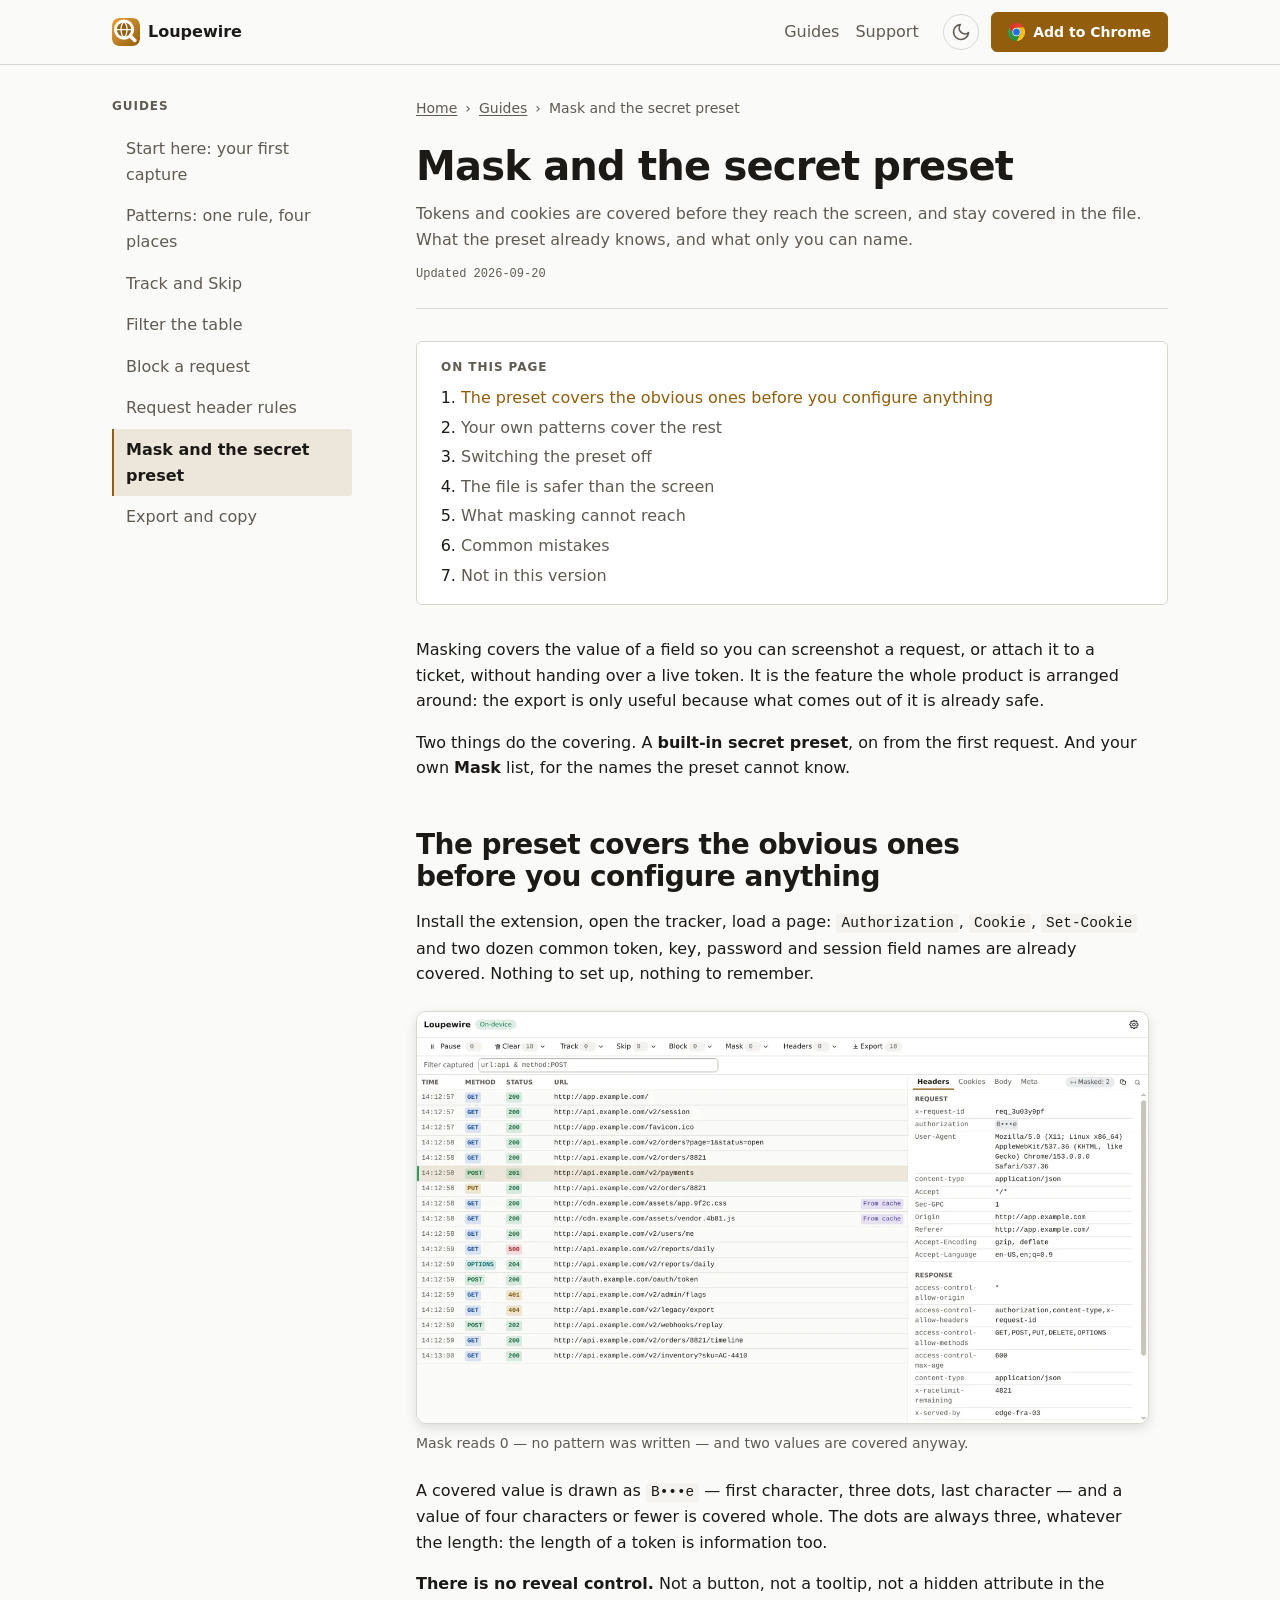
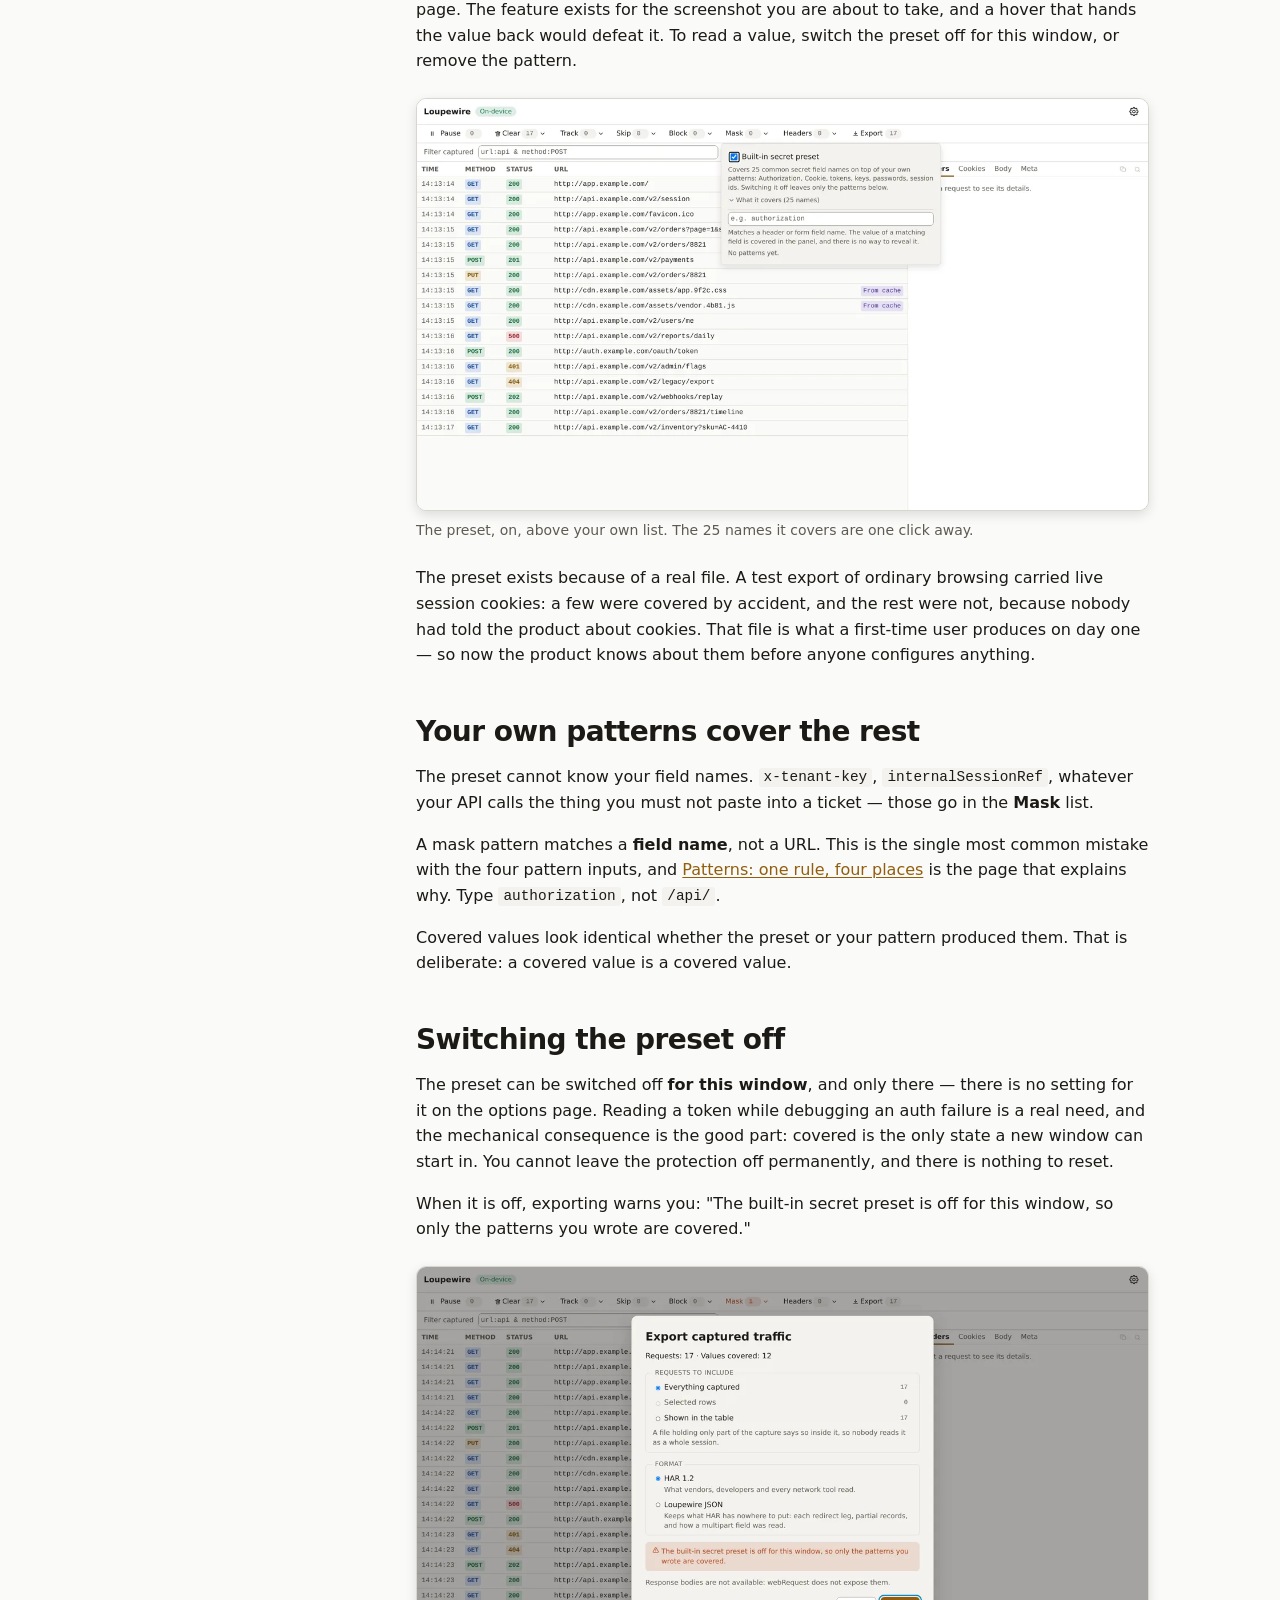
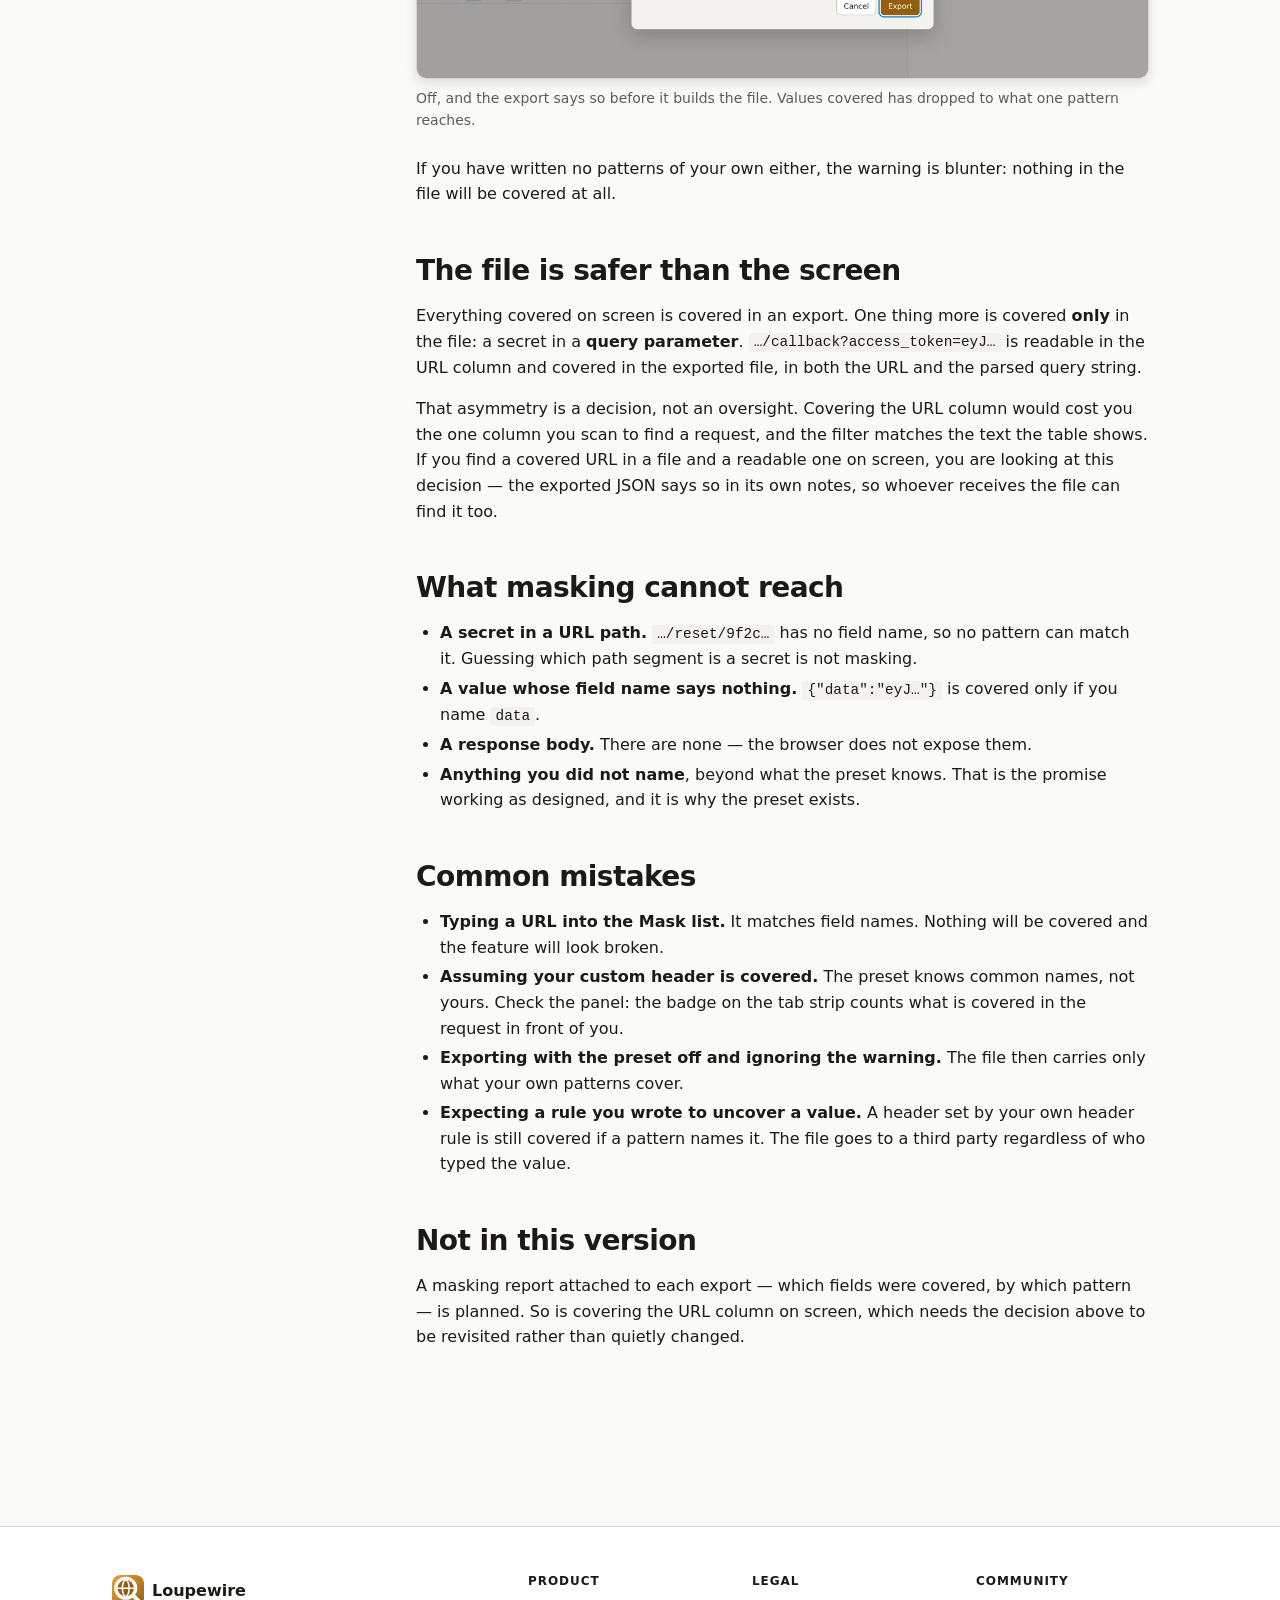
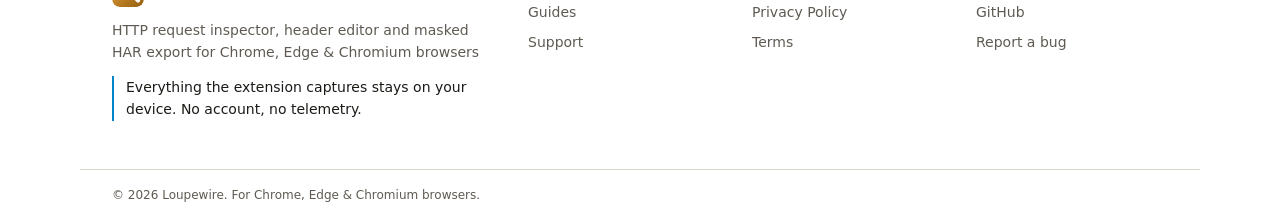
<file: guides/mask/index.html>
<!doctype html>
<html lang="en" data-loupewire-theme="light">
  <head>
    <meta charset="utf-8">
    <meta name="viewport" content="width=device-width, initial-scale=1">
    <title>Mask and the secret preset - Loupewire guides</title>
    <meta name="description" content="Tokens and cookies are covered before they reach the screen, and stay covered in the file. What the preset already knows, and what only you can name.">
    <meta name="robots" content="index, follow">
    <link rel="canonical" href="https://loupewire.github.io/guides/mask/">

    <meta property="og:type" content="website">
    <meta property="og:url" content="https://loupewire.github.io/guides/mask/">
    <meta property="og:title" content="Mask and the secret preset - Loupewire guides">
    <meta property="og:description" content="Tokens and cookies are covered before they reach the screen, and stay covered in the file. What the preset already knows, and what only you can name.">
    <meta property="og:image" content="https://loupewire.github.io/assets/brand/og-image.png">
    <meta property="og:image:width" content="1200">
    <meta property="og:image:height" content="630">
    <meta property="og:site_name" content="Loupewire">
    <meta property="og:locale" content="en_US">
    <meta name="twitter:card" content="summary_large_image">
    <meta name="twitter:title" content="Mask and the secret preset - Loupewire guides">
    <meta name="twitter:description" content="Tokens and cookies are covered before they reach the screen, and stay covered in the file. What the preset already knows, and what only you can name.">
    <meta name="twitter:image" content="https://loupewire.github.io/assets/brand/og-image.png">

    <link rel="icon" href="/assets/brand/favicon.ico" sizes="32x32">
    <link rel="icon" href="/assets/brand/mark.svg" type="image/svg+xml">
    <link rel="icon" type="image/png" sizes="192x192" href="/assets/brand/favicon-192.png">
    <link rel="icon" type="image/png" sizes="96x96" href="/assets/brand/favicon-96.png">
    <link rel="icon" type="image/png" sizes="48x48" href="/assets/brand/favicon-48.png">
    <link rel="icon" type="image/png" sizes="32x32" href="/assets/brand/favicon-32.png">
    <link rel="icon" type="image/png" sizes="16x16" href="/assets/brand/favicon-16.png">
    <link rel="apple-touch-icon" sizes="180x180" href="/assets/brand/apple-touch-icon.png">
    <link rel="manifest" href="/site.webmanifest">
    <meta name="theme-color" content="#fafaf8">

    <script>
      (function () {
        var root = document.documentElement;
        root.classList.add('js');
        var stored = null;
        try {
          stored = window.localStorage.getItem('loupewire-site-theme');
        } catch (error) {
          stored = null;
        }
        if (stored === 'light' || stored === 'dark') {
          root.setAttribute('data-loupewire-theme', stored);
        }
      })();
    </script>
    <link rel="stylesheet" href="/css/tokens.css">
    <link rel="stylesheet" href="/css/site-tokens.css">
    <link rel="stylesheet" href="/css/global.css">
    <link rel="stylesheet" href="/css/components/header.css">
    <link rel="stylesheet" href="/css/components/footer.css">
    <link rel="stylesheet" href="/css/components/buttons.css">
    <link rel="stylesheet" href="/css/pages/guide.css">
    <script type="application/ld+json">
    {
      "@context": "https://schema.org",
      "@graph": [
        {
          "@type": "Organization",
          "@id": "https://loupewire.github.io/#organization",
          "name": "Loupewire",
          "url": "https://loupewire.github.io/",
          "logo": "https://loupewire.github.io/assets/brand/favicon-512.png"
        },
        {
          "@type": "TechArticle",
          "@id": "https://loupewire.github.io/guides/mask/#article",
          "headline": "Mask and the secret preset",
          "description": "Tokens and cookies are covered before they reach the screen, and stay covered in the file. What the preset already knows, and what only you can name.",
          "url": "https://loupewire.github.io/guides/mask/",
          "datePublished": "2026-09-20T00:00:00+07:00",
          "dateModified": "2026-09-20T00:00:00+07:00",
          "inLanguage": "en-US",
          "author": {
            "@id": "https://loupewire.github.io/#organization"
          },
          "publisher": {
            "@id": "https://loupewire.github.io/#organization"
          },
          "image": "https://loupewire.github.io/assets/guides/mask/01-masked-detail.webp"
        },
        {
          "@type": "BreadcrumbList",
          "itemListElement": [
            {
              "@type": "ListItem",
              "position": 1,
              "name": "Home",
              "item": "https://loupewire.github.io/"
            },
            {
              "@type": "ListItem",
              "position": 2,
              "name": "Guides",
              "item": "https://loupewire.github.io/guides/"
            },
            {
              "@type": "ListItem",
              "position": 3,
              "name": "Mask and the secret preset",
              "item": "https://loupewire.github.io/guides/mask/"
            }
          ]
        }
      ]
    }
    </script>
    <script async src="https://www.googletagmanager.com/gtag/js?id=G-SE3C1NP6GV"></script>
    <script>
      window.dataLayer = window.dataLayer || [];
      function gtag() {
        dataLayer.push(arguments);
      }
      gtag('js', new Date());
      gtag('config', 'G-SE3C1NP6GV');
    </script>
  </head>
  <body class="page page--guide page--guide-mask">
    <a class="skip-link" href="#main">Skip to content</a>
    <header class="site-header">
      <div class="container site-header__inner">
        <a class="site-header__brand" href="/">
          <img src="/assets/brand/mark.svg" alt="" width="28" height="28">
          <span>Loupewire</span>
        </a>
        <button class="site-header__menu" type="button" aria-expanded="false" aria-controls="site-nav" data-nav-toggle>
          <span class="visually-hidden">Menu</span>
          <svg aria-hidden="true" viewBox="0 0 24 24" width="24" height="24">
            <path class="site-header__menu-open" d="M4 7h16M4 12h16M4 17h16" stroke="currentColor" stroke-width="2" stroke-linecap="round" fill="none"/>
            <path class="site-header__menu-close" d="M6 6l12 12M18 6L6 18" stroke="currentColor" stroke-width="2" stroke-linecap="round" fill="none"/>
          </svg>
        </button>
        <nav id="site-nav" class="site-nav" aria-label="Main">
          <ul class="site-nav__list">
            <li class="site-nav__item"><a class="site-nav__link" href="/guides/">Guides</a></li>
            <li class="site-nav__item"><a class="site-nav__link" href="/support/">Support</a></li>
          </ul>
          <div class="site-nav__actions">
            <button class="theme-toggle" type="button" aria-pressed="false" title="Switch theme" data-theme-toggle>
              <span class="visually-hidden">Switch to light theme</span>
              <svg class="theme-toggle__sun" aria-hidden="true" viewBox="0 0 24 24" width="20" height="20">
                <circle cx="12" cy="12" r="4" fill="none" stroke="currentColor" stroke-width="2"/>
                <path d="M12 2v2M12 20v2M2 12h2M20 12h2M4.9 4.9l1.4 1.4M17.7 17.7l1.4 1.4M4.9 19.1l1.4-1.4M17.7 6.3l1.4-1.4" stroke="currentColor" stroke-width="2" stroke-linecap="round"/>
              </svg>
              <svg class="theme-toggle__moon" aria-hidden="true" viewBox="0 0 24 24" width="20" height="20">
                <path d="M21 12.8A9 9 0 1 1 11.2 3a7 7 0 0 0 9.8 9.8z" fill="none" stroke="currentColor" stroke-width="2" stroke-linejoin="round"/>
              </svg>
            </button>
            <a class="btn btn--primary" href="https://chromewebstore.google.com/detail/dkoclbklglebhboiodckkicoajbcmbjd" data-cta="navbar" data-edge-href="https://microsoftedge.microsoft.com/addons/detail/fobjeeglpkfdalljagicbgelbdmhlhgf"><img class="btn__icon" src="/assets/logos/google-chrome.svg" alt="" width="20" height="20"><span class="btn__label">Add to Chrome</span></a>
          </div>
        </nav>
      </div>
    </header>
    <main id="main" class="site-main">
      <div class="container guide">
        <aside class="guide__sidebar">
          <details class="guide-nav" open data-guide-nav>
            <summary class="guide-nav__summary">All guides</summary>
            <p class="guide-nav__title">Guides</p>
            <ul class="guide-nav__list">
              <li><a href="/guides/first-capture/">Start here: your first capture</a></li>
              <li><a href="/guides/patterns/">Patterns: one rule, four places</a></li>
              <li><a href="/guides/track-and-skip/">Track and Skip</a></li>
              <li><a href="/guides/filter/">Filter the table</a></li>
              <li><a href="/guides/block/">Block a request</a></li>
              <li><a href="/guides/header-rules/">Request header rules</a></li>
              <li><a href="/guides/mask/" aria-current="page">Mask and the secret preset</a></li>
              <li><a href="/guides/export/">Export and copy</a></li>
            </ul>
          </details>
          <script>
            /* Closed before first paint on a phone, not after load by guide.js: with
               eight guides the open list is most of a phone screen, and collapsing it
               once the article had been painted moved the whole article up. Measured
               2026-09-20 (ROADMAP 2.2): CLS 0.323 on a guide, against 0.05 when the
               list had two entries. The markup stays `open`, so a reader with no
               JavaScript still gets a usable list. */
            if (!window.matchMedia('(min-width: 960px)').matches) {
              document.currentScript.previousElementSibling.removeAttribute('open');
            }
          </script>
        </aside>
        <article class="guide__article">
          <nav class="guide__breadcrumb" aria-label="Breadcrumb">
            <ol>
              <li><a href="/">Home</a></li>
              <li><a href="/guides/">Guides</a></li>
              <li aria-current="page">Mask and the secret preset</li>
            </ol>
          </nav>
          <header class="guide__header">
            <h1>Mask and the secret preset</h1>
            <p class="guide__lead">Tokens and cookies are covered before they reach the screen, and stay covered in the file. What the preset already knows, and what only you can name.</p>
            <p class="guide__updated">Updated <time datetime="2026-09-20">2026-09-20</time></p>
          </header>
          <nav class="guide__toc" aria-labelledby="toc-title">
            <p class="guide__toc-title" id="toc-title">On this page</p>
            <ol>
              <li><a href="#the-preset-covers-the-obvious-ones-before-you-configure-anything">The preset covers the obvious ones before you configure anything</a></li>
              <li><a href="#your-own-patterns-cover-the-rest">Your own patterns cover the rest</a></li>
              <li><a href="#switching-the-preset-off">Switching the preset off</a></li>
              <li><a href="#the-file-is-safer-than-the-screen">The file is safer than the screen</a></li>
              <li><a href="#what-masking-cannot-reach">What masking cannot reach</a></li>
              <li><a href="#common-mistakes">Common mistakes</a></li>
              <li><a href="#not-in-this-version">Not in this version</a></li>
            </ol>
          </nav>
          <div class="prose guide__body">
            <p>Masking covers the value of a field so you can screenshot a request, or attach it to a ticket,
            without handing over a live token. It is the feature the whole product is arranged around: the
            export is only useful because what comes out of it is already safe.</p>
            <p>Two things do the covering. A <strong>built-in secret preset</strong>, on from the first request. And your own
            <strong>Mask</strong> list, for the names the preset cannot know.</p>
            <h2 id="the-preset-covers-the-obvious-ones-before-you-configure-anything">The preset covers the obvious ones before you configure anything</h2>
            <p>Install the extension, open the tracker, load a page: <code>Authorization</code>, <code>Cookie</code>, <code>Set-Cookie</code> and
            two dozen common token, key, password and session field names are already covered. Nothing to set
            up, nothing to remember.</p>
            <figure class="guide__figure"><img src="/assets/guides/mask/01-masked-detail.webp" alt="A request's Headers tab with authorization reading B dot dot dot e, a Masked 2 badge on the tab strip, and the Mask button in the toolbar reading zero" width="1280" height="720" loading="lazy"><figcaption>Mask reads 0 — no pattern was written — and two values are covered anyway.</figcaption></figure>
            <p>A covered value is drawn as <code>B•••e</code> — first character, three dots, last character — and a value of
            four characters or fewer is covered whole. The dots are always three, whatever the length: the
            length of a token is information too.</p>
            <p><strong>There is no reveal control.</strong> Not a button, not a tooltip, not a hidden attribute in the page. The
            feature exists for the screenshot you are about to take, and a hover that hands the value back would
            defeat it. To read a value, switch the preset off for this window, or remove the pattern.</p>
            <figure class="guide__figure"><img src="/assets/guides/mask/02-preset.webp" alt="The Mask popover: the Built-in secret preset checkbox ticked, its note about covering 25 common secret field names, and a collapsed list reading What it covers, 25 names" width="1280" height="720" loading="lazy"><figcaption>The preset, on, above your own list. The 25 names it covers are one click away.</figcaption></figure>
            <p>The preset exists because of a real file. A test export of ordinary browsing carried live session
            cookies: a few were covered by accident, and the rest were not, because nobody had told the product
            about cookies. That file is what a first-time user produces on day one — so now the product knows
            about them before anyone configures anything.</p>
            <h2 id="your-own-patterns-cover-the-rest">Your own patterns cover the rest</h2>
            <p>The preset cannot know your field names. <code>x-tenant-key</code>, <code>internalSessionRef</code>, whatever your API
            calls the thing you must not paste into a ticket — those go in the <strong>Mask</strong> list.</p>
            <p>A mask pattern matches a <strong>field name</strong>, not a URL. This is the single most common mistake with the
            four pattern inputs, and <a href="/guides/patterns/">Patterns: one rule, four places</a> is the page that
            explains why. Type <code>authorization</code>, not <code>/api/</code>.</p>
            <p>Covered values look identical whether the preset or your pattern produced them. That is deliberate:
            a covered value is a covered value.</p>
            <h2 id="switching-the-preset-off">Switching the preset off</h2>
            <p>The preset can be switched off <strong>for this window</strong>, and only there — there is no setting for it on
            the options page. Reading a token while debugging an auth failure is a real need, and the mechanical
            consequence is the good part: covered is the only state a new window can start in. You cannot leave
            the protection off permanently, and there is nothing to reset.</p>
            <p>When it is off, exporting warns you: &quot;The built-in secret preset is off for this window, so only the
            patterns you wrote are covered.&quot;</p>
            <figure class="guide__figure"><img src="/assets/guides/mask/03-preset-off-warning.webp" alt="The export dialog with a warning reading The built-in secret preset is off for this window, so only the patterns you wrote are covered" width="1280" height="720" loading="lazy"><figcaption>Off, and the export says so before it builds the file. Values covered has dropped to what one pattern reaches.</figcaption></figure>
            <p>If you have written no patterns of your own either, the warning is blunter: nothing in the file will
            be covered at all.</p>
            <h2 id="the-file-is-safer-than-the-screen">The file is safer than the screen</h2>
            <p>Everything covered on screen is covered in an export. One thing more is covered <strong>only</strong> in the
            file: a secret in a <strong>query parameter</strong>. <code>…/callback?access_token=eyJ…</code> is readable in the URL
            column and covered in the exported file, in both the URL and the parsed query string.</p>
            <p>That asymmetry is a decision, not an oversight. Covering the URL column would cost you the one
            column you scan to find a request, and the filter matches the text the table shows. If you find a
            covered URL in a file and a readable one on screen, you are looking at this decision — the exported
            JSON says so in its own notes, so whoever receives the file can find it too.</p>
            <h2 id="what-masking-cannot-reach">What masking cannot reach</h2>
            <ul>
            <li><strong>A secret in a URL path.</strong> <code>…/reset/9f2c…</code> has no field name, so no pattern can match it.
            Guessing which path segment is a secret is not masking.</li>
            <li><strong>A value whose field name says nothing.</strong> <code>{&quot;data&quot;:&quot;eyJ…&quot;}</code> is covered only if you name <code>data</code>.</li>
            <li><strong>A response body.</strong> There are none — the browser does not expose them.</li>
            <li><strong>Anything you did not name</strong>, beyond what the preset knows. That is the promise working as
            designed, and it is why the preset exists.</li>
            </ul>
            <h2 id="common-mistakes">Common mistakes</h2>
            <ul>
            <li><strong>Typing a URL into the Mask list.</strong> It matches field names. Nothing will be covered and the
            feature will look broken.</li>
            <li><strong>Assuming your custom header is covered.</strong> The preset knows common names, not yours. Check the
            panel: the badge on the tab strip counts what is covered in the request in front of you.</li>
            <li><strong>Exporting with the preset off and ignoring the warning.</strong> The file then carries only what your
            own patterns cover.</li>
            <li><strong>Expecting a rule you wrote to uncover a value.</strong> A header set by your own header rule is still
            covered if a pattern names it. The file goes to a third party regardless of who typed the value.</li>
            </ul>
            <h2 id="not-in-this-version">Not in this version</h2>
            <p>A masking report attached to each export — which fields were covered, by which pattern — is planned.
            So is covering the URL column on screen, which needs the decision above to be revisited rather than
            quietly changed.</p>

          </div>
        </article>
      </div>
    </main>
    <footer class="site-footer">
      <div class="container site-footer__inner">
        <div class="site-footer__brand">
          <a class="site-footer__logo" href="/">
            <img src="/assets/brand/mark.svg" alt="" width="32" height="32">
            <span>Loupewire</span>
          </a>
          <p class="site-footer__tagline">HTTP request inspector, header editor and masked HAR export for Chrome, Edge & Chromium browsers</p>
          <p class="site-footer__promise">Everything the extension captures stays on your device. No account, no telemetry.</p>
        </div>
        <div class="site-footer__group">
          <h2 class="site-footer__title">Product</h2>
          <ul class="site-footer__links">
            <li><a href="/guides/">Guides</a></li>
            <li><a href="/support/">Support</a></li>
          </ul>
        </div>
        <div class="site-footer__group">
          <h2 class="site-footer__title">Legal</h2>
          <ul class="site-footer__links">
            <li><a href="/privacy-policy/">Privacy Policy</a></li>
            <li><a href="/terms/">Terms</a></li>
          </ul>
        </div>
        <div class="site-footer__group">
          <h2 class="site-footer__title">Community</h2>
          <ul class="site-footer__links">
            <li><a href="https://github.com/loupewire" target="_blank" rel="noopener noreferrer">GitHub</a></li>
            <li><a href="https://github.com/loupewire/loupewire-support/issues" target="_blank" rel="noopener noreferrer">Report a bug</a></li>
          </ul>
        </div>
      </div>
      <div class="container site-footer__bottom">
        <p>&copy; 2026 Loupewire. For Chrome, Edge &amp; Chromium browsers.</p>
      </div>
    </footer>
    <script src="/js/utils/analytics.js" defer></script>
    <script src="/js/utils/browser-detect.js" defer></script>
    <script src="/js/utils/theme-toggle.js" defer></script>
    <script src="/js/utils/nav-toggle.js" defer></script>
    <script src="/js/pages/guide.js" defer></script>
  </body>
</html>
</file>
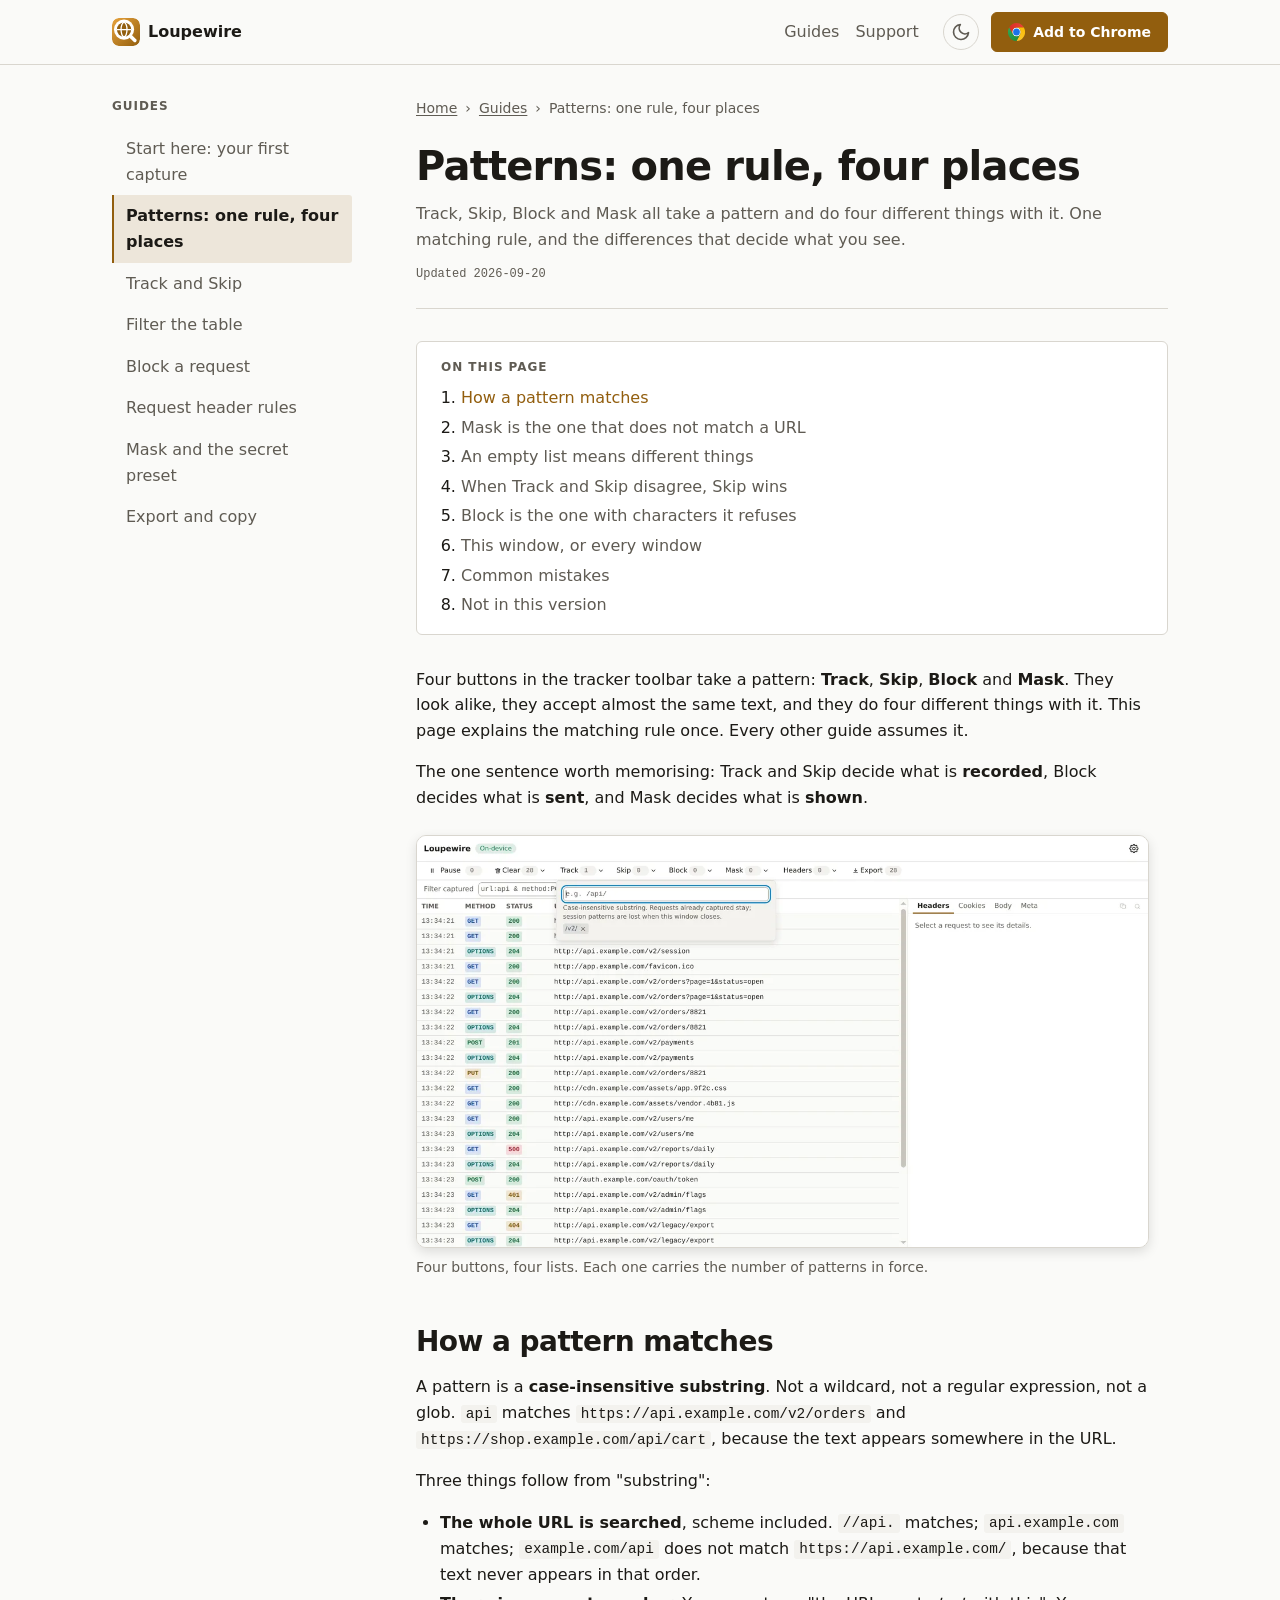
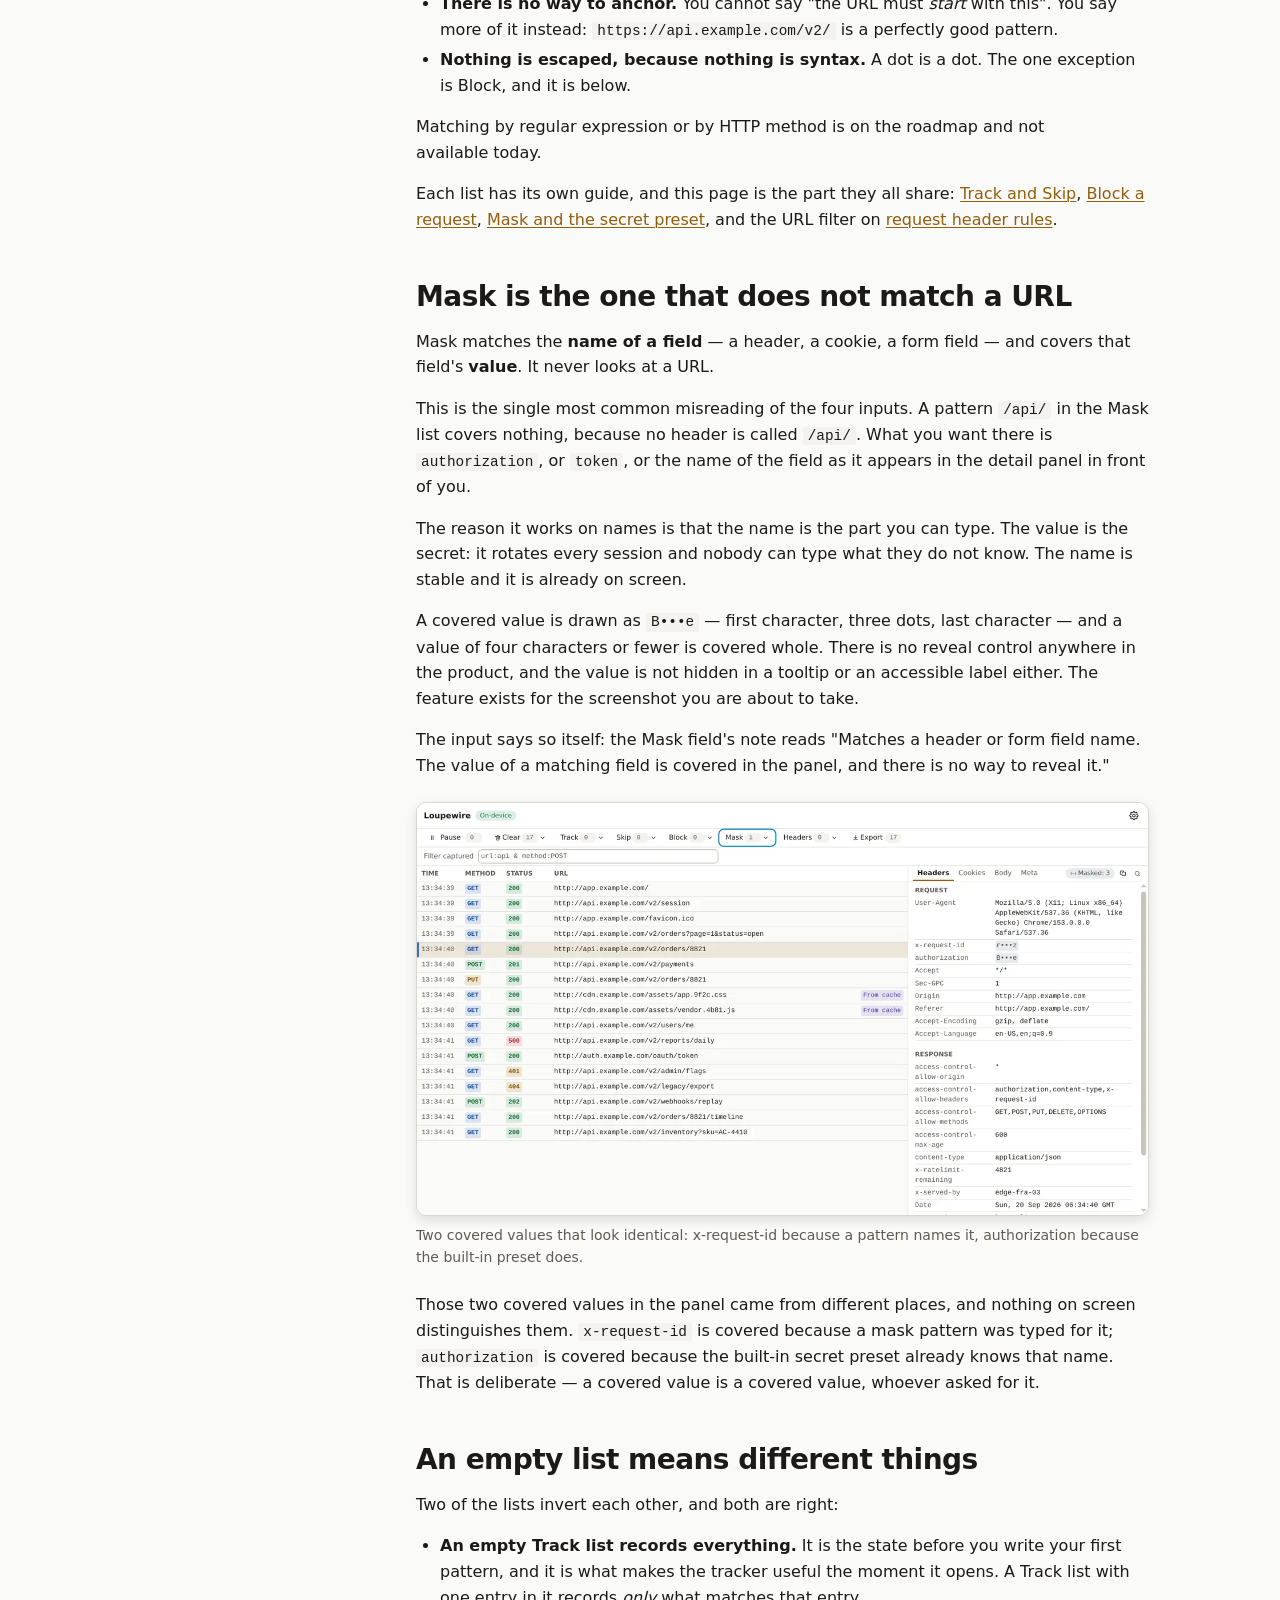
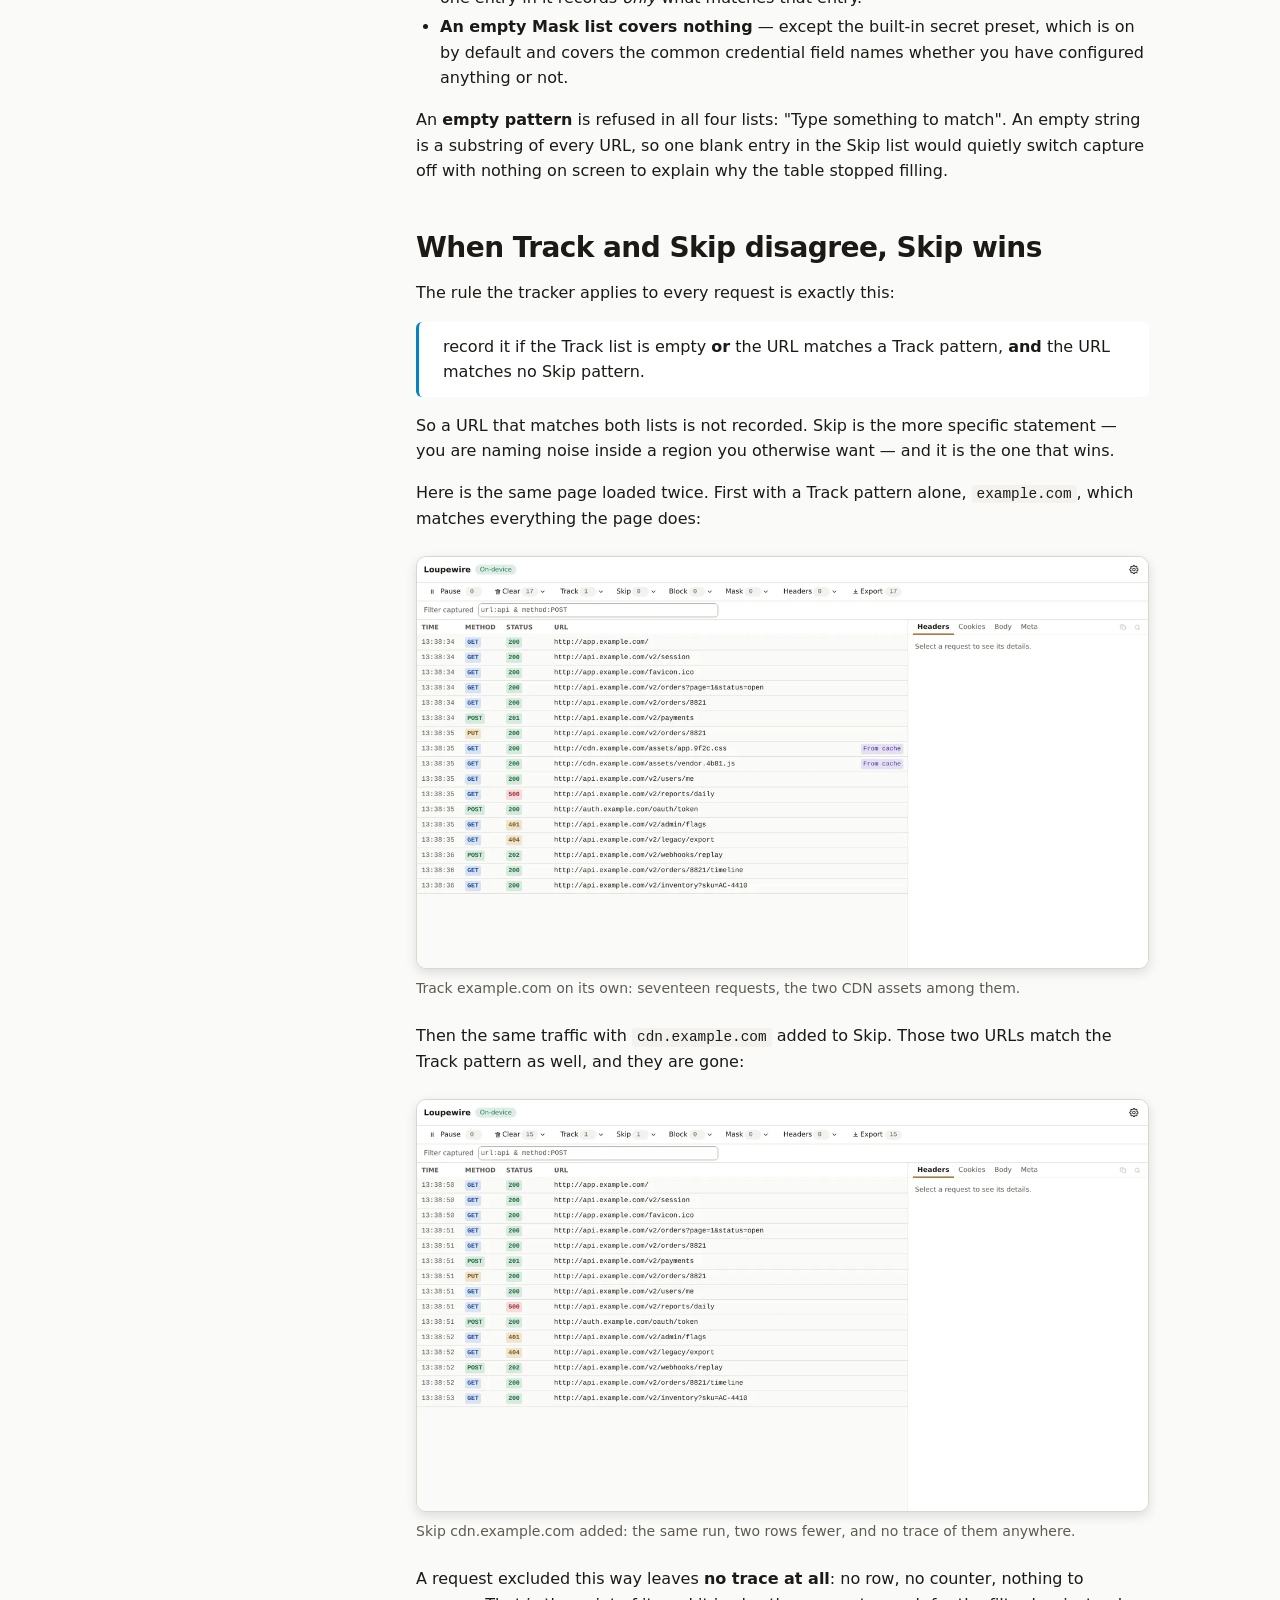
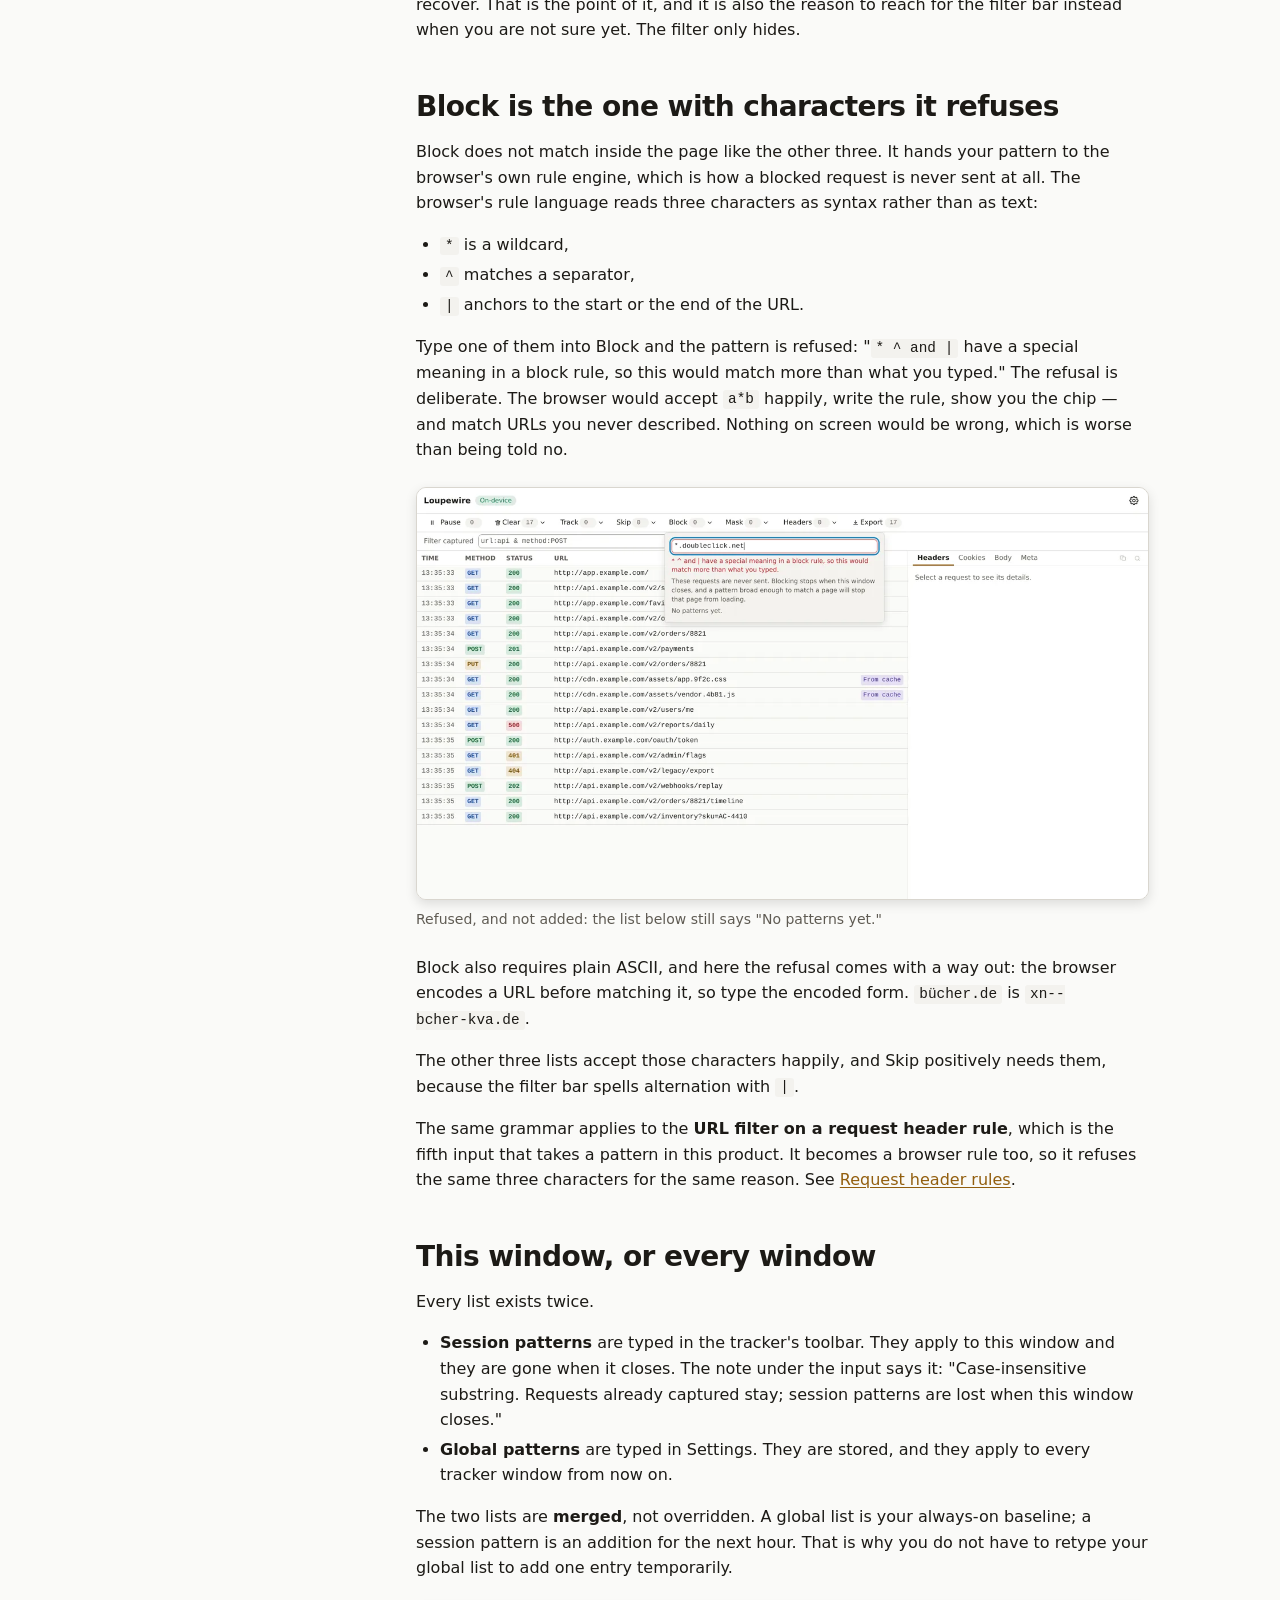
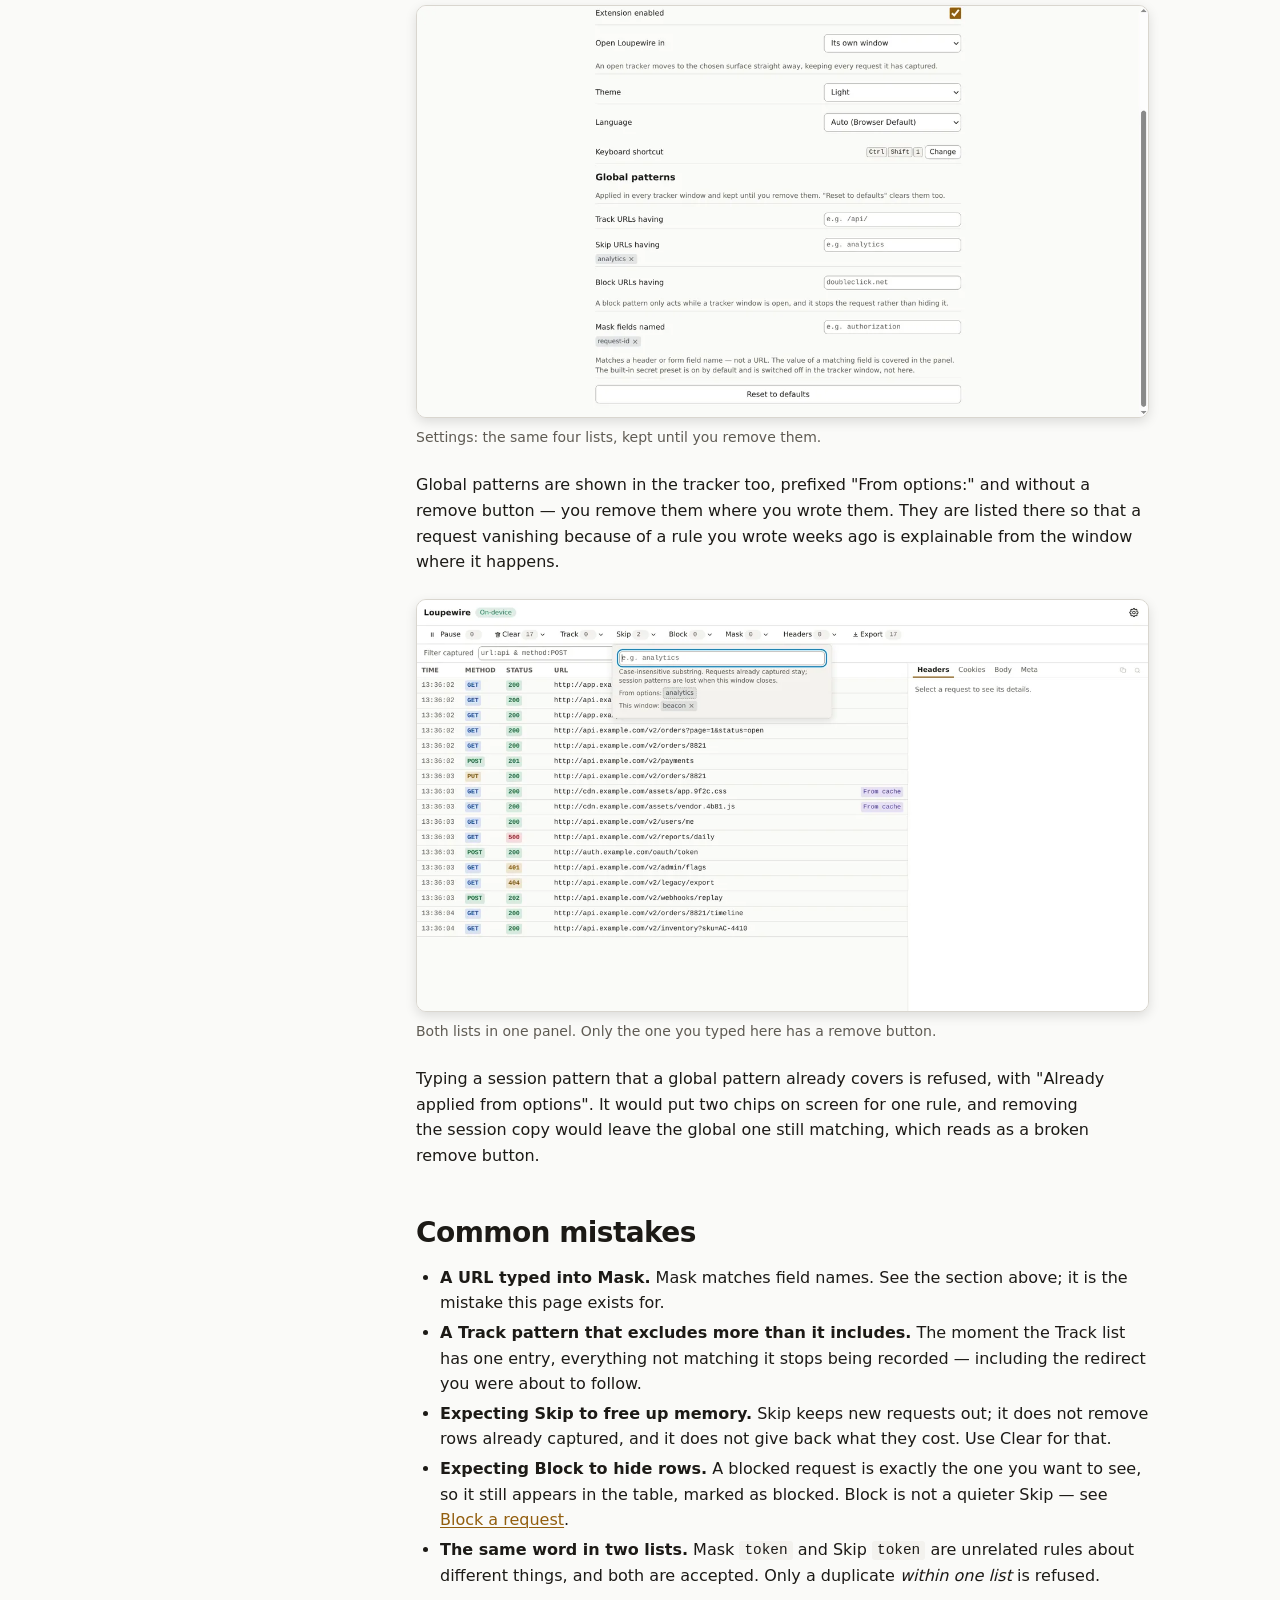
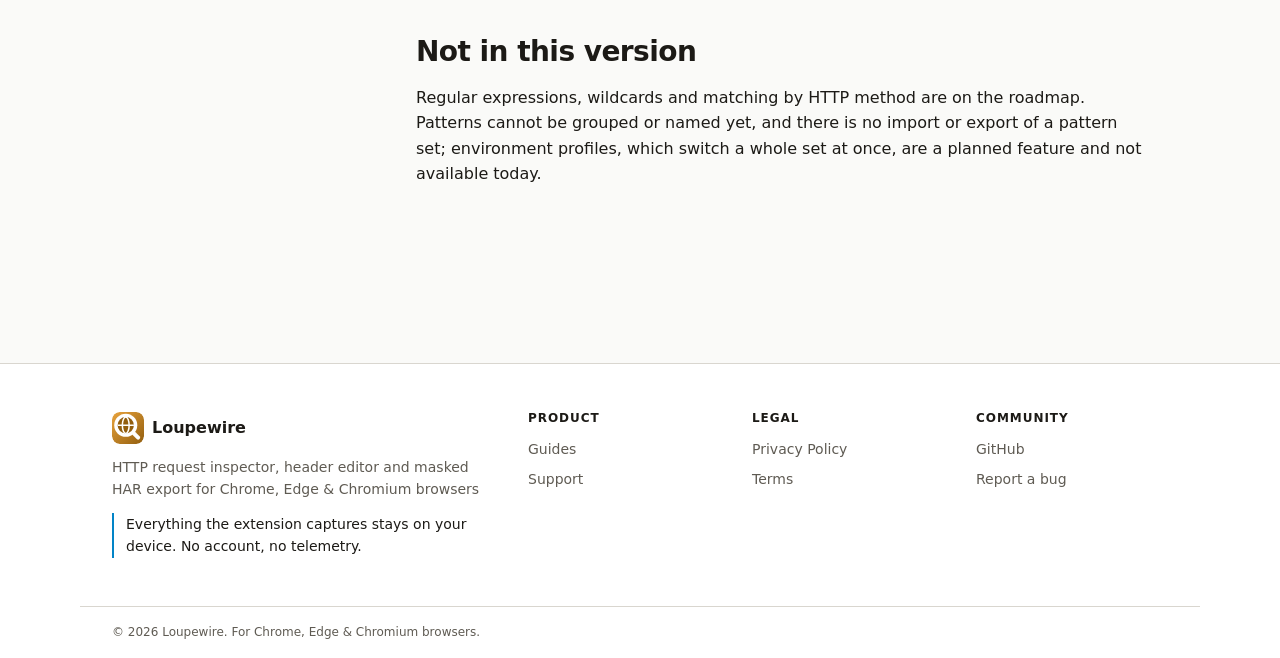
<file: guides/patterns/index.html>
<!doctype html>
<html lang="en" data-loupewire-theme="light">
  <head>
    <meta charset="utf-8">
    <meta name="viewport" content="width=device-width, initial-scale=1">
    <title>Patterns: one rule, four places - Loupewire guides</title>
    <meta name="description" content="Track, Skip, Block and Mask all take a pattern and do four different things with it. One matching rule, and the differences that decide what you see.">
    <meta name="robots" content="index, follow">
    <link rel="canonical" href="https://loupewire.github.io/guides/patterns/">

    <meta property="og:type" content="website">
    <meta property="og:url" content="https://loupewire.github.io/guides/patterns/">
    <meta property="og:title" content="Patterns: one rule, four places - Loupewire guides">
    <meta property="og:description" content="Track, Skip, Block and Mask all take a pattern and do four different things with it. One matching rule, and the differences that decide what you see.">
    <meta property="og:image" content="https://loupewire.github.io/assets/brand/og-image.png">
    <meta property="og:image:width" content="1200">
    <meta property="og:image:height" content="630">
    <meta property="og:site_name" content="Loupewire">
    <meta property="og:locale" content="en_US">
    <meta name="twitter:card" content="summary_large_image">
    <meta name="twitter:title" content="Patterns: one rule, four places - Loupewire guides">
    <meta name="twitter:description" content="Track, Skip, Block and Mask all take a pattern and do four different things with it. One matching rule, and the differences that decide what you see.">
    <meta name="twitter:image" content="https://loupewire.github.io/assets/brand/og-image.png">

    <link rel="icon" href="/assets/brand/favicon.ico" sizes="32x32">
    <link rel="icon" href="/assets/brand/mark.svg" type="image/svg+xml">
    <link rel="icon" type="image/png" sizes="192x192" href="/assets/brand/favicon-192.png">
    <link rel="icon" type="image/png" sizes="96x96" href="/assets/brand/favicon-96.png">
    <link rel="icon" type="image/png" sizes="48x48" href="/assets/brand/favicon-48.png">
    <link rel="icon" type="image/png" sizes="32x32" href="/assets/brand/favicon-32.png">
    <link rel="icon" type="image/png" sizes="16x16" href="/assets/brand/favicon-16.png">
    <link rel="apple-touch-icon" sizes="180x180" href="/assets/brand/apple-touch-icon.png">
    <link rel="manifest" href="/site.webmanifest">
    <meta name="theme-color" content="#fafaf8">

    <script>
      (function () {
        var root = document.documentElement;
        root.classList.add('js');
        var stored = null;
        try {
          stored = window.localStorage.getItem('loupewire-site-theme');
        } catch (error) {
          stored = null;
        }
        if (stored === 'light' || stored === 'dark') {
          root.setAttribute('data-loupewire-theme', stored);
        }
      })();
    </script>
    <link rel="stylesheet" href="/css/tokens.css">
    <link rel="stylesheet" href="/css/site-tokens.css">
    <link rel="stylesheet" href="/css/global.css">
    <link rel="stylesheet" href="/css/components/header.css">
    <link rel="stylesheet" href="/css/components/footer.css">
    <link rel="stylesheet" href="/css/components/buttons.css">
    <link rel="stylesheet" href="/css/pages/guide.css">
    <script type="application/ld+json">
    {
      "@context": "https://schema.org",
      "@graph": [
        {
          "@type": "Organization",
          "@id": "https://loupewire.github.io/#organization",
          "name": "Loupewire",
          "url": "https://loupewire.github.io/",
          "logo": "https://loupewire.github.io/assets/brand/favicon-512.png"
        },
        {
          "@type": "TechArticle",
          "@id": "https://loupewire.github.io/guides/patterns/#article",
          "headline": "Patterns: one rule, four places",
          "description": "Track, Skip, Block and Mask all take a pattern and do four different things with it. One matching rule, and the differences that decide what you see.",
          "url": "https://loupewire.github.io/guides/patterns/",
          "datePublished": "2026-09-20T00:00:00+07:00",
          "dateModified": "2026-09-20T00:00:00+07:00",
          "inLanguage": "en-US",
          "author": {
            "@id": "https://loupewire.github.io/#organization"
          },
          "publisher": {
            "@id": "https://loupewire.github.io/#organization"
          },
          "image": "https://loupewire.github.io/assets/guides/patterns/02-mask-matches-a-name.webp"
        },
        {
          "@type": "BreadcrumbList",
          "itemListElement": [
            {
              "@type": "ListItem",
              "position": 1,
              "name": "Home",
              "item": "https://loupewire.github.io/"
            },
            {
              "@type": "ListItem",
              "position": 2,
              "name": "Guides",
              "item": "https://loupewire.github.io/guides/"
            },
            {
              "@type": "ListItem",
              "position": 3,
              "name": "Patterns: one rule, four places",
              "item": "https://loupewire.github.io/guides/patterns/"
            }
          ]
        }
      ]
    }
    </script>
    <script async src="https://www.googletagmanager.com/gtag/js?id=G-SE3C1NP6GV"></script>
    <script>
      window.dataLayer = window.dataLayer || [];
      function gtag() {
        dataLayer.push(arguments);
      }
      gtag('js', new Date());
      gtag('config', 'G-SE3C1NP6GV');
    </script>
  </head>
  <body class="page page--guide page--guide-patterns">
    <a class="skip-link" href="#main">Skip to content</a>
    <header class="site-header">
      <div class="container site-header__inner">
        <a class="site-header__brand" href="/">
          <img src="/assets/brand/mark.svg" alt="" width="28" height="28">
          <span>Loupewire</span>
        </a>
        <button class="site-header__menu" type="button" aria-expanded="false" aria-controls="site-nav" data-nav-toggle>
          <span class="visually-hidden">Menu</span>
          <svg aria-hidden="true" viewBox="0 0 24 24" width="24" height="24">
            <path class="site-header__menu-open" d="M4 7h16M4 12h16M4 17h16" stroke="currentColor" stroke-width="2" stroke-linecap="round" fill="none"/>
            <path class="site-header__menu-close" d="M6 6l12 12M18 6L6 18" stroke="currentColor" stroke-width="2" stroke-linecap="round" fill="none"/>
          </svg>
        </button>
        <nav id="site-nav" class="site-nav" aria-label="Main">
          <ul class="site-nav__list">
            <li class="site-nav__item"><a class="site-nav__link" href="/guides/">Guides</a></li>
            <li class="site-nav__item"><a class="site-nav__link" href="/support/">Support</a></li>
          </ul>
          <div class="site-nav__actions">
            <button class="theme-toggle" type="button" aria-pressed="false" title="Switch theme" data-theme-toggle>
              <span class="visually-hidden">Switch to light theme</span>
              <svg class="theme-toggle__sun" aria-hidden="true" viewBox="0 0 24 24" width="20" height="20">
                <circle cx="12" cy="12" r="4" fill="none" stroke="currentColor" stroke-width="2"/>
                <path d="M12 2v2M12 20v2M2 12h2M20 12h2M4.9 4.9l1.4 1.4M17.7 17.7l1.4 1.4M4.9 19.1l1.4-1.4M17.7 6.3l1.4-1.4" stroke="currentColor" stroke-width="2" stroke-linecap="round"/>
              </svg>
              <svg class="theme-toggle__moon" aria-hidden="true" viewBox="0 0 24 24" width="20" height="20">
                <path d="M21 12.8A9 9 0 1 1 11.2 3a7 7 0 0 0 9.8 9.8z" fill="none" stroke="currentColor" stroke-width="2" stroke-linejoin="round"/>
              </svg>
            </button>
            <a class="btn btn--primary" href="https://chromewebstore.google.com/detail/dkoclbklglebhboiodckkicoajbcmbjd" data-cta="navbar" data-edge-href="https://microsoftedge.microsoft.com/addons/detail/fobjeeglpkfdalljagicbgelbdmhlhgf"><img class="btn__icon" src="/assets/logos/google-chrome.svg" alt="" width="20" height="20"><span class="btn__label">Add to Chrome</span></a>
          </div>
        </nav>
      </div>
    </header>
    <main id="main" class="site-main">
      <div class="container guide">
        <aside class="guide__sidebar">
          <details class="guide-nav" open data-guide-nav>
            <summary class="guide-nav__summary">All guides</summary>
            <p class="guide-nav__title">Guides</p>
            <ul class="guide-nav__list">
              <li><a href="/guides/first-capture/">Start here: your first capture</a></li>
              <li><a href="/guides/patterns/" aria-current="page">Patterns: one rule, four places</a></li>
              <li><a href="/guides/track-and-skip/">Track and Skip</a></li>
              <li><a href="/guides/filter/">Filter the table</a></li>
              <li><a href="/guides/block/">Block a request</a></li>
              <li><a href="/guides/header-rules/">Request header rules</a></li>
              <li><a href="/guides/mask/">Mask and the secret preset</a></li>
              <li><a href="/guides/export/">Export and copy</a></li>
            </ul>
          </details>
          <script>
            /* Closed before first paint on a phone, not after load by guide.js: with
               eight guides the open list is most of a phone screen, and collapsing it
               once the article had been painted moved the whole article up. Measured
               2026-09-20 (ROADMAP 2.2): CLS 0.323 on a guide, against 0.05 when the
               list had two entries. The markup stays `open`, so a reader with no
               JavaScript still gets a usable list. */
            if (!window.matchMedia('(min-width: 960px)').matches) {
              document.currentScript.previousElementSibling.removeAttribute('open');
            }
          </script>
        </aside>
        <article class="guide__article">
          <nav class="guide__breadcrumb" aria-label="Breadcrumb">
            <ol>
              <li><a href="/">Home</a></li>
              <li><a href="/guides/">Guides</a></li>
              <li aria-current="page">Patterns: one rule, four places</li>
            </ol>
          </nav>
          <header class="guide__header">
            <h1>Patterns: one rule, four places</h1>
            <p class="guide__lead">Track, Skip, Block and Mask all take a pattern and do four different things with it. One matching rule, and the differences that decide what you see.</p>
            <p class="guide__updated">Updated <time datetime="2026-09-20">2026-09-20</time></p>
          </header>
          <nav class="guide__toc" aria-labelledby="toc-title">
            <p class="guide__toc-title" id="toc-title">On this page</p>
            <ol>
              <li><a href="#how-a-pattern-matches">How a pattern matches</a></li>
              <li><a href="#mask-is-the-one-that-does-not-match-a-url">Mask is the one that does not match a URL</a></li>
              <li><a href="#an-empty-list-means-different-things">An empty list means different things</a></li>
              <li><a href="#when-track-and-skip-disagree-skip-wins">When Track and Skip disagree, Skip wins</a></li>
              <li><a href="#block-is-the-one-with-characters-it-refuses">Block is the one with characters it refuses</a></li>
              <li><a href="#this-window-or-every-window">This window, or every window</a></li>
              <li><a href="#common-mistakes">Common mistakes</a></li>
              <li><a href="#not-in-this-version">Not in this version</a></li>
            </ol>
          </nav>
          <div class="prose guide__body">
            <p>Four buttons in the tracker toolbar take a pattern: <strong>Track</strong>, <strong>Skip</strong>, <strong>Block</strong> and <strong>Mask</strong>.
            They look alike, they accept almost the same text, and they do four different things with it. This
            page explains the matching rule once. Every other guide assumes it.</p>
            <p>The one sentence worth memorising: Track and Skip decide what is <strong>recorded</strong>, Block decides what is
            <strong>sent</strong>, and Mask decides what is <strong>shown</strong>.</p>
            <figure class="guide__figure"><img src="/assets/guides/patterns/01-four-inputs.webp" alt="The tracker toolbar with the Track, Skip, Block and Mask buttons side by side, and the Track popover open below showing its input, its note and one chip" width="1280" height="720" loading="lazy"><figcaption>Four buttons, four lists. Each one carries the number of patterns in force.</figcaption></figure>
            <h2 id="how-a-pattern-matches">How a pattern matches</h2>
            <p>A pattern is a <strong>case-insensitive substring</strong>. Not a wildcard, not a regular expression, not a glob.
            <code>api</code> matches <code>https://api.example.com/v2/orders</code> and <code>https://shop.example.com/api/cart</code>, because
            the text appears somewhere in the URL.</p>
            <p>Three things follow from &quot;substring&quot;:</p>
            <ul>
            <li><strong>The whole URL is searched</strong>, scheme included. <code>//api.</code> matches; <code>api.example.com</code> matches;
            <code>example.com/api</code> does not match <code>https://api.example.com/</code>, because that text never appears in
            that order.</li>
            <li><strong>There is no way to anchor.</strong> You cannot say &quot;the URL must <em>start</em> with this&quot;. You say more of
            it instead: <code>https://api.example.com/v2/</code> is a perfectly good pattern.</li>
            <li><strong>Nothing is escaped, because nothing is syntax.</strong> A dot is a dot. The one exception is Block, and
            it is below.</li>
            </ul>
            <p>Matching by regular expression or by HTTP method is on the roadmap and not available today.</p>
            <p>Each list has its own guide, and this page is the part they all share:
            <a href="/guides/track-and-skip/">Track and Skip</a>, <a href="/guides/block/">Block a request</a>,
            <a href="/guides/mask/">Mask and the secret preset</a>, and the URL filter on
            <a href="/guides/header-rules/">request header rules</a>.</p>
            <h2 id="mask-is-the-one-that-does-not-match-a-url">Mask is the one that does not match a URL</h2>
            <p>Mask matches the <strong>name of a field</strong> — a header, a cookie, a form field — and covers that field's
            <strong>value</strong>. It never looks at a URL.</p>
            <p>This is the single most common misreading of the four inputs. A pattern <code>/api/</code> in the Mask list
            covers nothing, because no header is called <code>/api/</code>. What you want there is <code>authorization</code>, or
            <code>token</code>, or the name of the field as it appears in the detail panel in front of you.</p>
            <p>The reason it works on names is that the name is the part you can type. The value is the secret: it
            rotates every session and nobody can type what they do not know. The name is stable and it is
            already on screen.</p>
            <p>A covered value is drawn as <code>B•••e</code> — first character, three dots, last character — and a value of
            four characters or fewer is covered whole. There is no reveal control anywhere in the product, and
            the value is not hidden in a tooltip or an accessible label either. The feature exists for the
            screenshot you are about to take.</p>
            <p>The input says so itself: the Mask field's note reads &quot;Matches a header or form field name. The
            value of a matching field is covered in the panel, and there is no way to reveal it.&quot;</p>
            <figure class="guide__figure"><img src="/assets/guides/patterns/02-mask-matches-a-name.webp" alt="The Headers panel of a request: x-request-id reads r dot dot dot z and authorization reads B dot dot dot e, with a Masked 3 badge on the tab strip" width="1280" height="720" loading="lazy"><figcaption>Two covered values that look identical: x-request-id because a pattern names it, authorization because the built-in preset does.</figcaption></figure>
            <p>Those two covered values in the panel came from different places, and nothing on screen
            distinguishes them. <code>x-request-id</code> is covered because a mask pattern was typed for it;
            <code>authorization</code> is covered because the built-in secret preset already knows that name. That is
            deliberate — a covered value is a covered value, whoever asked for it.</p>
            <h2 id="an-empty-list-means-different-things">An empty list means different things</h2>
            <p>Two of the lists invert each other, and both are right:</p>
            <ul>
            <li><strong>An empty Track list records everything.</strong> It is the state before you write your first pattern,
            and it is what makes the tracker useful the moment it opens. A Track list with one entry in it
            records <em>only</em> what matches that entry.</li>
            <li><strong>An empty Mask list covers nothing</strong> — except the built-in secret preset, which is on by default
            and covers the common credential field names whether you have configured anything or not.</li>
            </ul>
            <p>An <strong>empty pattern</strong> is refused in all four lists: &quot;Type something to match&quot;. An empty string is a
            substring of every URL, so one blank entry in the Skip list would quietly switch capture off with
            nothing on screen to explain why the table stopped filling.</p>
            <h2 id="when-track-and-skip-disagree-skip-wins">When Track and Skip disagree, Skip wins</h2>
            <p>The rule the tracker applies to every request is exactly this:</p>
            <blockquote>
            <p>record it if the Track list is empty <strong>or</strong> the URL matches a Track pattern, <strong>and</strong> the URL
            matches no Skip pattern.</p>
            </blockquote>
            <p>So a URL that matches both lists is not recorded. Skip is the more specific statement — you are
            naming noise inside a region you otherwise want — and it is the one that wins.</p>
            <p>Here is the same page loaded twice. First with a Track pattern alone, <code>example.com</code>, which matches
            everything the page does:</p>
            <figure class="guide__figure"><img src="/assets/guides/patterns/03-without-skip.webp" alt="The request table with Track 1 and Skip 0, seventeen rows including two from cdn.example.com" width="1280" height="720" loading="lazy"><figcaption>Track example.com on its own: seventeen requests, the two CDN assets among them.</figcaption></figure>
            <p>Then the same traffic with <code>cdn.example.com</code> added to Skip. Those two URLs match the Track pattern
            as well, and they are gone:</p>
            <figure class="guide__figure"><img src="/assets/guides/patterns/04-skip-wins.webp" alt="The same table with Track 1 and Skip 1, fifteen rows and no cdn.example.com among them" width="1280" height="720" loading="lazy"><figcaption>Skip cdn.example.com added: the same run, two rows fewer, and no trace of them anywhere.</figcaption></figure>
            <p>A request excluded this way leaves <strong>no trace at all</strong>: no row, no counter, nothing to recover. That
            is the point of it, and it is also the reason to reach for the filter bar instead when you are not
            sure yet. The filter only hides.</p>
            <h2 id="block-is-the-one-with-characters-it-refuses">Block is the one with characters it refuses</h2>
            <p>Block does not match inside the page like the other three. It hands your pattern to the browser's
            own rule engine, which is how a blocked request is never sent at all. The browser's rule language
            reads three characters as syntax rather than as text:</p>
            <ul>
            <li><code>*</code> is a wildcard,</li>
            <li><code>^</code> matches a separator,</li>
            <li><code>|</code> anchors to the start or the end of the URL.</li>
            </ul>
            <p>Type one of them into Block and the pattern is refused: &quot;<code>* ^ and |</code> have a special meaning in a
            block rule, so this would match more than what you typed.&quot; The refusal is deliberate. The browser
            would accept <code>a*b</code> happily, write the rule, show you the chip — and match URLs you never described.
            Nothing on screen would be wrong, which is worse than being told no.</p>
            <figure class="guide__figure"><img src="/assets/guides/patterns/05-block-rejects.webp" alt="The Block popover with star dot doubleclick dot net typed in, a red refusal message below the input, and the list still reading No patterns yet" width="1280" height="720" loading="lazy"><figcaption>Refused, and not added: the list below still says &quot;No patterns yet.&quot;</figcaption></figure>
            <p>Block also requires plain ASCII, and here the refusal comes with a way out: the browser encodes a
            URL before matching it, so type the encoded form. <code>bücher.de</code> is <code>xn--bcher-kva.de</code>.</p>
            <p>The other three lists accept those characters happily, and Skip positively needs them, because the
            filter bar spells alternation with <code>|</code>.</p>
            <p>The same grammar applies to the <strong>URL filter on a request header rule</strong>, which is the fifth input
            that takes a pattern in this product. It becomes a browser rule too, so it refuses the same three
            characters for the same reason. See <a href="/guides/header-rules/">Request header rules</a>.</p>
            <h2 id="this-window-or-every-window">This window, or every window</h2>
            <p>Every list exists twice.</p>
            <ul>
            <li><strong>Session patterns</strong> are typed in the tracker's toolbar. They apply to this window and they are
            gone when it closes. The note under the input says it: &quot;Case-insensitive substring. Requests
            already captured stay; session patterns are lost when this window closes.&quot;</li>
            <li><strong>Global patterns</strong> are typed in Settings. They are stored, and they apply to every tracker
            window from now on.</li>
            </ul>
            <p>The two lists are <strong>merged</strong>, not overridden. A global list is your always-on baseline; a session
            pattern is an addition for the next hour. That is why you do not have to retype your global list to
            add one entry temporarily.</p>
            <figure class="guide__figure"><img src="/assets/guides/patterns/06-global-patterns.webp" alt="The Settings page, Global patterns section, with the four labelled inputs and a chip under Skip and under Mask" width="1280" height="720" loading="lazy"><figcaption>Settings: the same four lists, kept until you remove them.</figcaption></figure>
            <p>Global patterns are shown in the tracker too, prefixed &quot;From options:&quot; and without a remove button —
            you remove them where you wrote them. They are listed there so that a request vanishing because of a
            rule you wrote weeks ago is explainable from the window where it happens.</p>
            <figure class="guide__figure"><img src="/assets/guides/patterns/07-global-in-tracker.webp" alt="The Skip popover listing two chips: From options analytics with no remove button, and This window beacon with one" width="1280" height="720" loading="lazy"><figcaption>Both lists in one panel. Only the one you typed here has a remove button.</figcaption></figure>
            <p>Typing a session pattern that a global pattern already covers is refused, with &quot;Already applied from
            options&quot;. It would put two chips on screen for one rule, and removing the session copy would leave
            the global one still matching, which reads as a broken remove button.</p>
            <h2 id="common-mistakes">Common mistakes</h2>
            <ul>
            <li><strong>A URL typed into Mask.</strong> Mask matches field names. See the section above; it is the mistake this
            page exists for.</li>
            <li><strong>A Track pattern that excludes more than it includes.</strong> The moment the Track list has one entry,
            everything not matching it stops being recorded — including the redirect you were about to follow.</li>
            <li><strong>Expecting Skip to free up memory.</strong> Skip keeps new requests out; it does not remove rows already
            captured, and it does not give back what they cost. Use Clear for that.</li>
            <li><strong>Expecting Block to hide rows.</strong> A blocked request is exactly the one you want to see, so it
            still appears in the table, marked as blocked. Block is not a quieter Skip — see
            <a href="/guides/block/">Block a request</a>.</li>
            <li><strong>The same word in two lists.</strong> Mask <code>token</code> and Skip <code>token</code> are unrelated rules about different
            things, and both are accepted. Only a duplicate <em>within one list</em> is refused.</li>
            </ul>
            <h2 id="not-in-this-version">Not in this version</h2>
            <p>Regular expressions, wildcards and matching by HTTP method are on the roadmap. Patterns cannot be
            grouped or named yet, and there is no import or export of a pattern set; environment profiles, which
            switch a whole set at once, are a planned feature and not available today.</p>

          </div>
        </article>
      </div>
    </main>
    <footer class="site-footer">
      <div class="container site-footer__inner">
        <div class="site-footer__brand">
          <a class="site-footer__logo" href="/">
            <img src="/assets/brand/mark.svg" alt="" width="32" height="32">
            <span>Loupewire</span>
          </a>
          <p class="site-footer__tagline">HTTP request inspector, header editor and masked HAR export for Chrome, Edge & Chromium browsers</p>
          <p class="site-footer__promise">Everything the extension captures stays on your device. No account, no telemetry.</p>
        </div>
        <div class="site-footer__group">
          <h2 class="site-footer__title">Product</h2>
          <ul class="site-footer__links">
            <li><a href="/guides/">Guides</a></li>
            <li><a href="/support/">Support</a></li>
          </ul>
        </div>
        <div class="site-footer__group">
          <h2 class="site-footer__title">Legal</h2>
          <ul class="site-footer__links">
            <li><a href="/privacy-policy/">Privacy Policy</a></li>
            <li><a href="/terms/">Terms</a></li>
          </ul>
        </div>
        <div class="site-footer__group">
          <h2 class="site-footer__title">Community</h2>
          <ul class="site-footer__links">
            <li><a href="https://github.com/loupewire" target="_blank" rel="noopener noreferrer">GitHub</a></li>
            <li><a href="https://github.com/loupewire/loupewire-support/issues" target="_blank" rel="noopener noreferrer">Report a bug</a></li>
          </ul>
        </div>
      </div>
      <div class="container site-footer__bottom">
        <p>&copy; 2026 Loupewire. For Chrome, Edge &amp; Chromium browsers.</p>
      </div>
    </footer>
    <script src="/js/utils/analytics.js" defer></script>
    <script src="/js/utils/browser-detect.js" defer></script>
    <script src="/js/utils/theme-toggle.js" defer></script>
    <script src="/js/utils/nav-toggle.js" defer></script>
    <script src="/js/pages/guide.js" defer></script>
  </body>
</html>
</file>
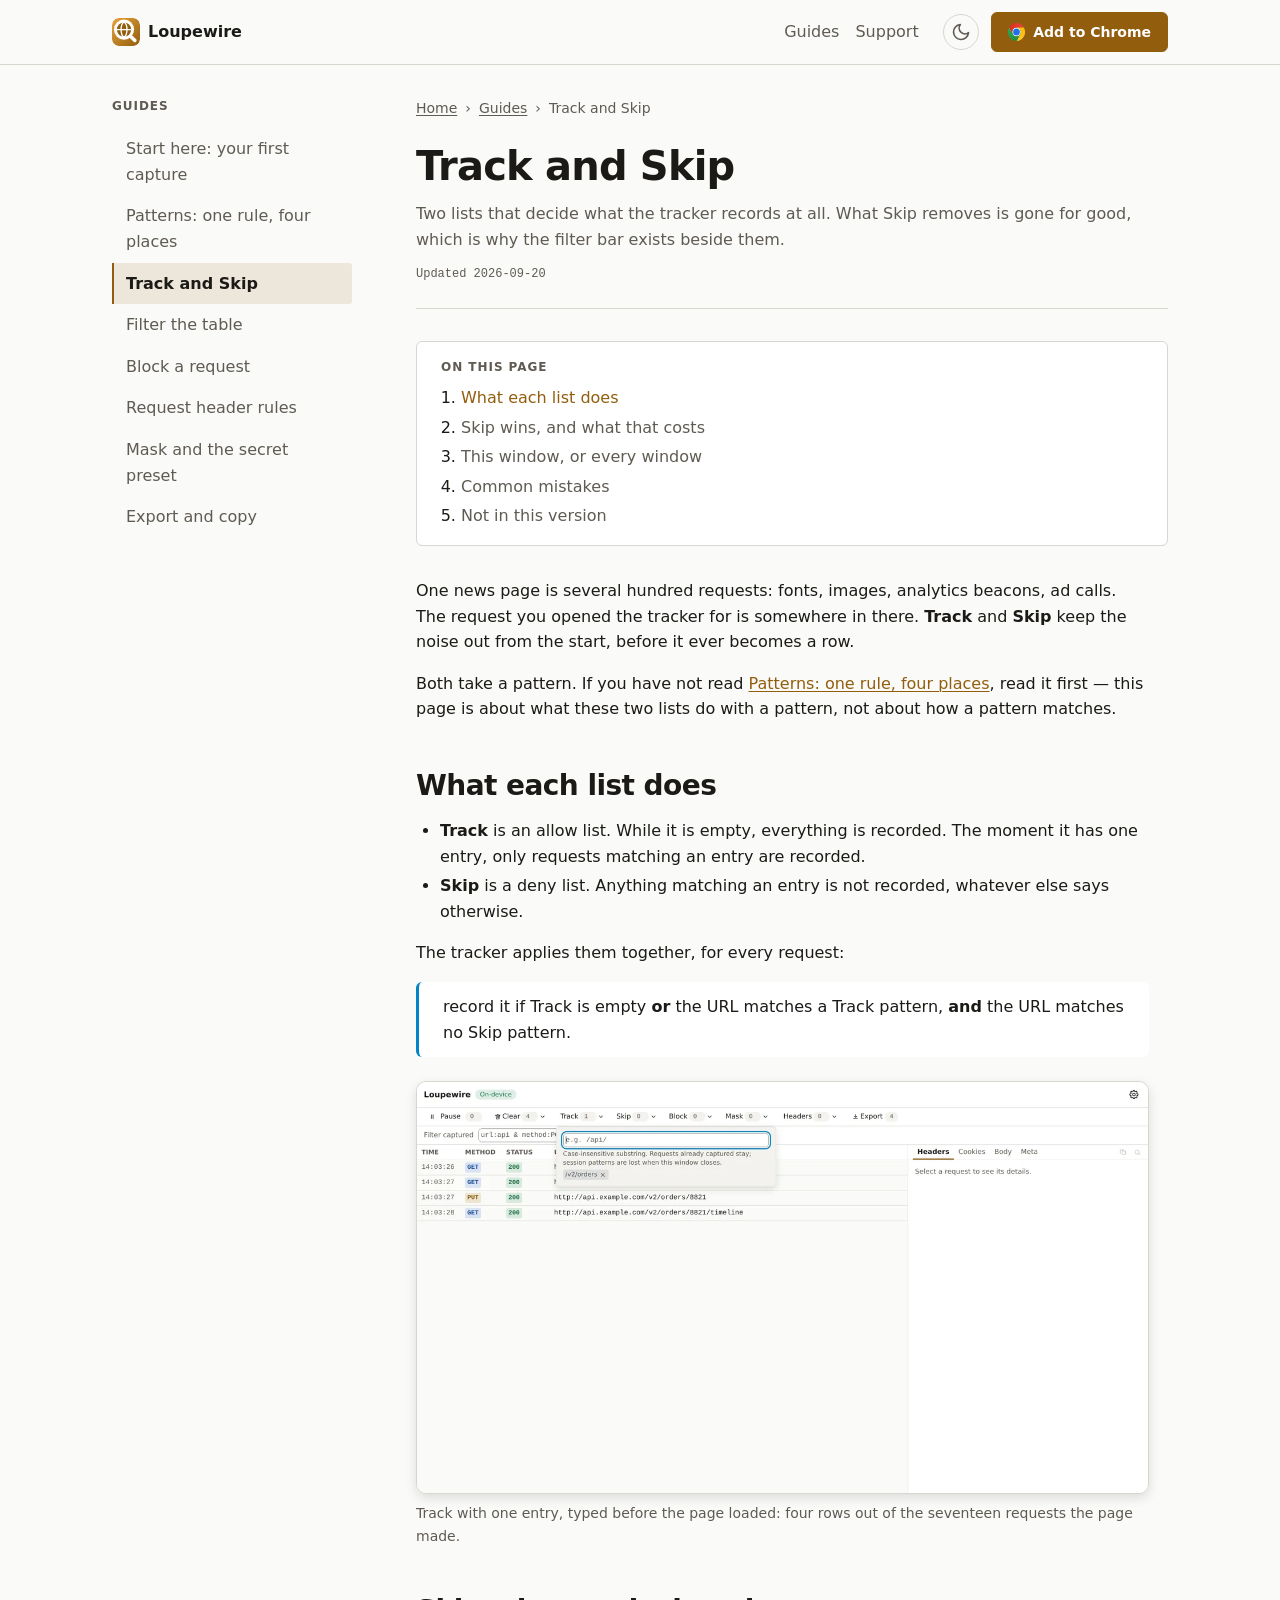
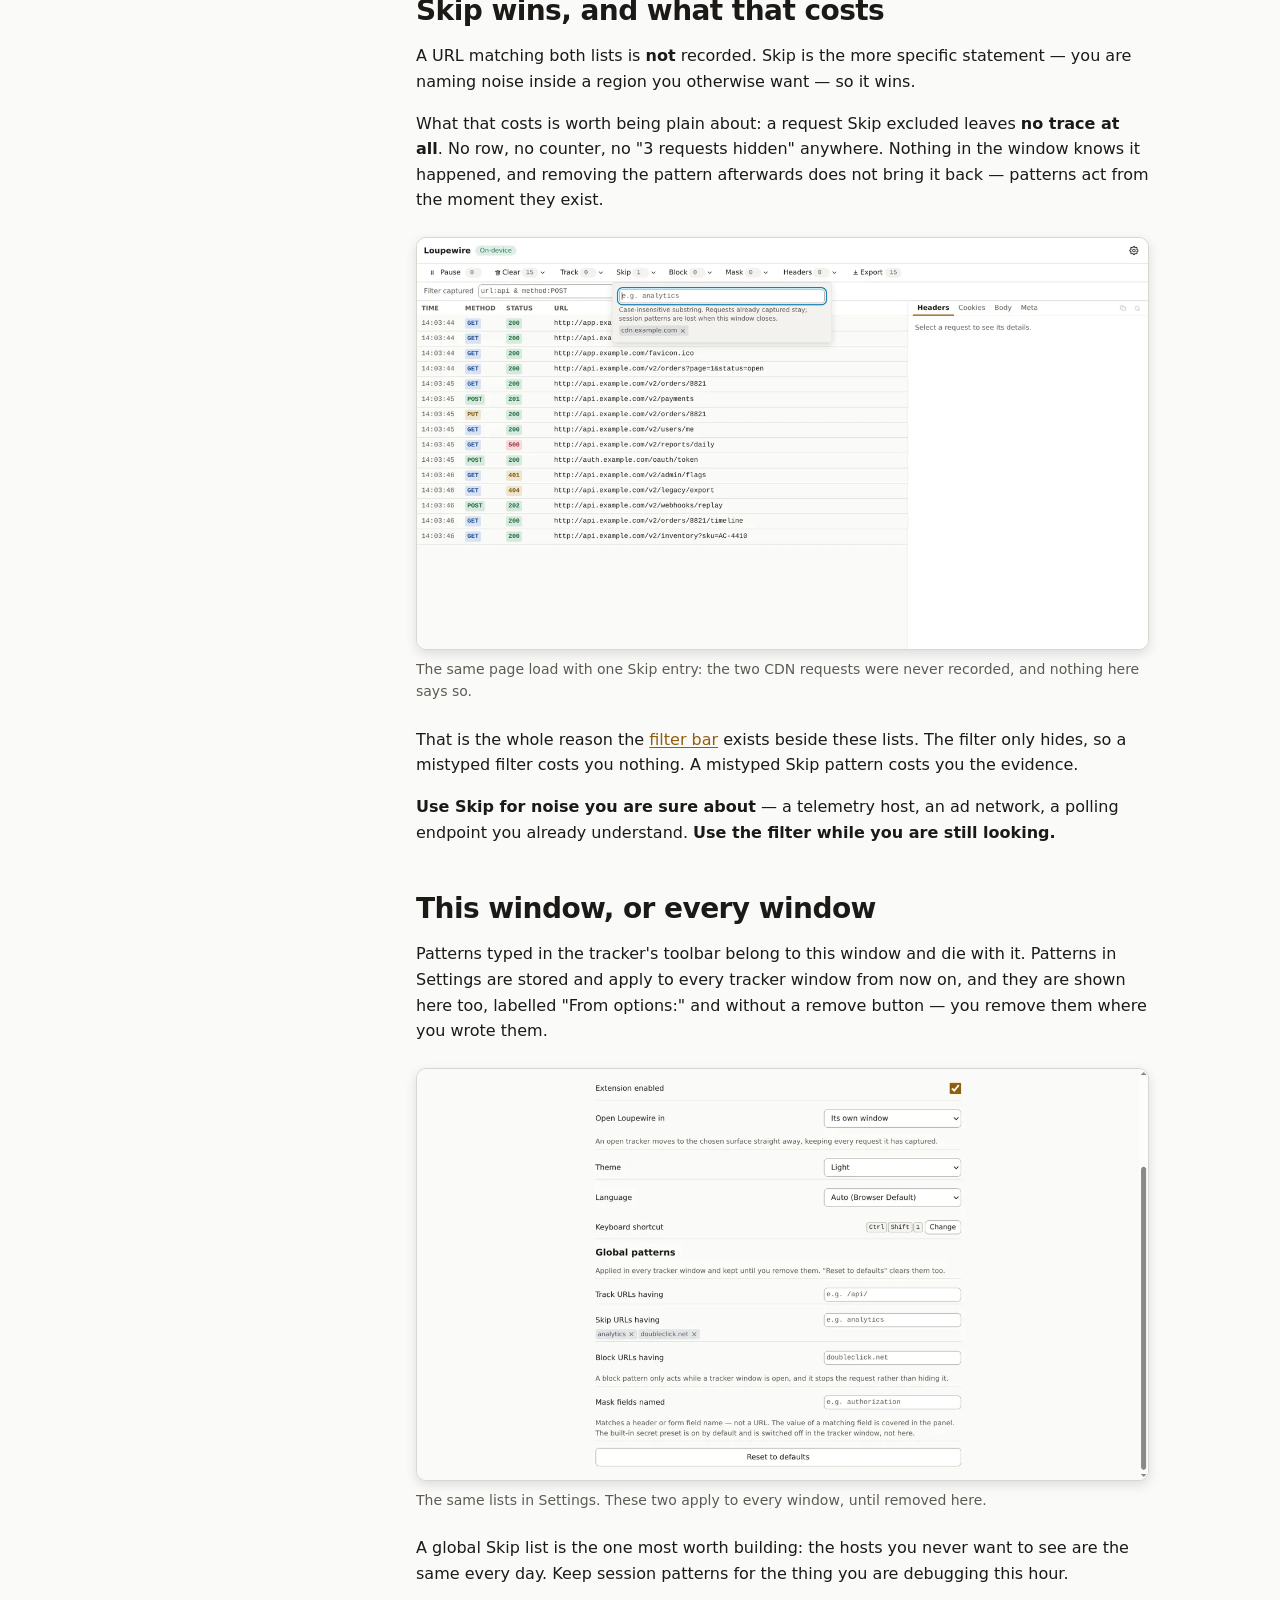
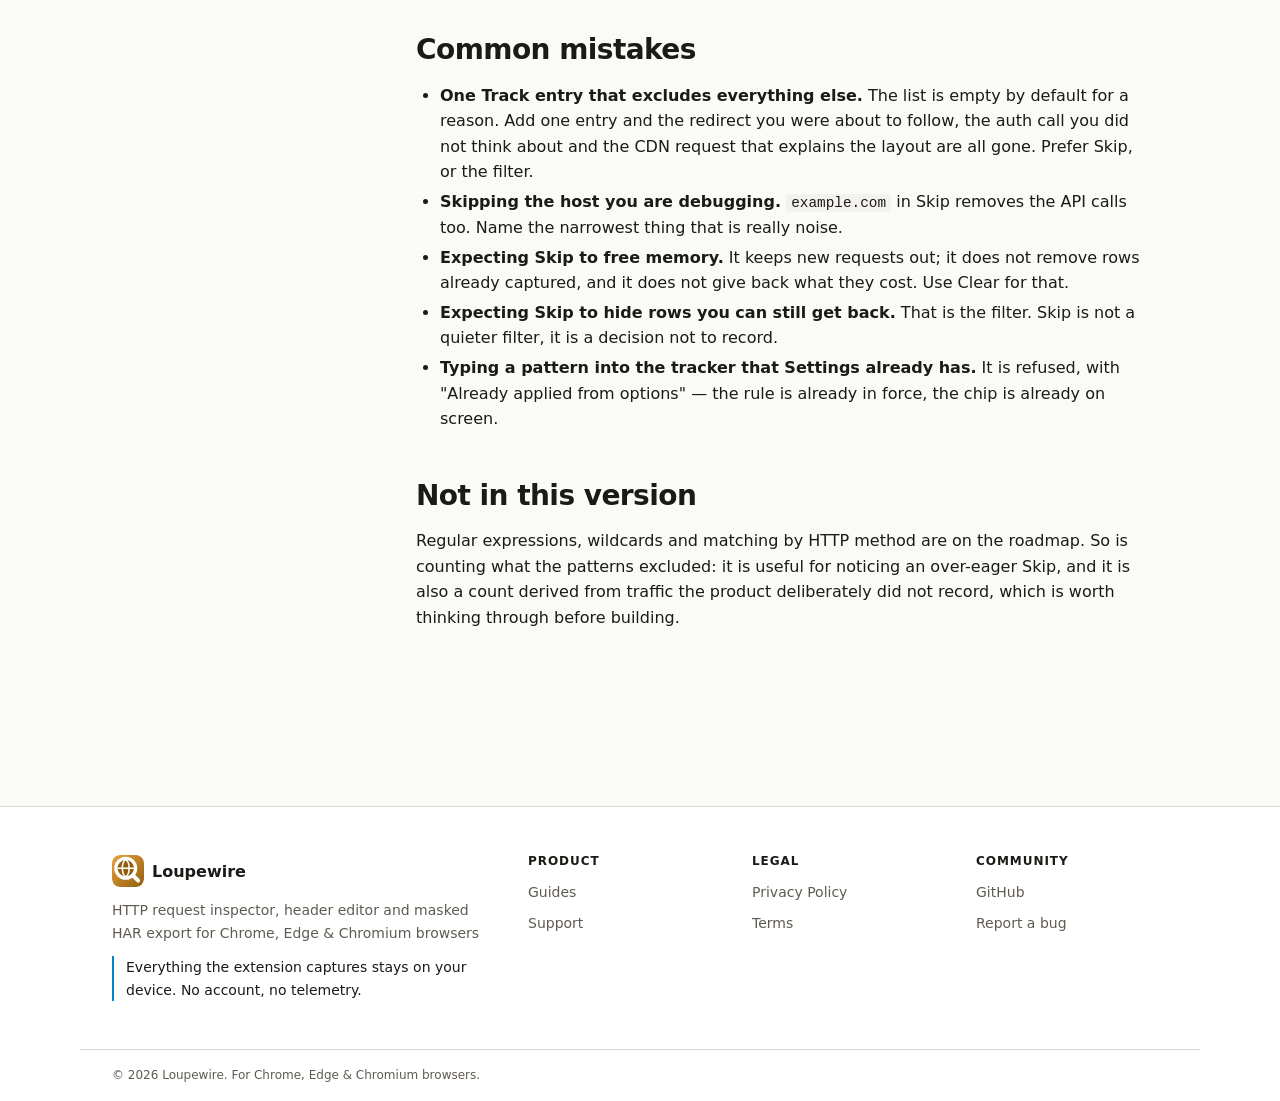
<file: guides/track-and-skip/index.html>
<!doctype html>
<html lang="en" data-loupewire-theme="light">
  <head>
    <meta charset="utf-8">
    <meta name="viewport" content="width=device-width, initial-scale=1">
    <title>Track and Skip - Loupewire guides</title>
    <meta name="description" content="Two lists that decide what the tracker records at all. What Skip removes is gone for good, which is why the filter bar exists beside them.">
    <meta name="robots" content="index, follow">
    <link rel="canonical" href="https://loupewire.github.io/guides/track-and-skip/">

    <meta property="og:type" content="website">
    <meta property="og:url" content="https://loupewire.github.io/guides/track-and-skip/">
    <meta property="og:title" content="Track and Skip - Loupewire guides">
    <meta property="og:description" content="Two lists that decide what the tracker records at all. What Skip removes is gone for good, which is why the filter bar exists beside them.">
    <meta property="og:image" content="https://loupewire.github.io/assets/brand/og-image.png">
    <meta property="og:image:width" content="1200">
    <meta property="og:image:height" content="630">
    <meta property="og:site_name" content="Loupewire">
    <meta property="og:locale" content="en_US">
    <meta name="twitter:card" content="summary_large_image">
    <meta name="twitter:title" content="Track and Skip - Loupewire guides">
    <meta name="twitter:description" content="Two lists that decide what the tracker records at all. What Skip removes is gone for good, which is why the filter bar exists beside them.">
    <meta name="twitter:image" content="https://loupewire.github.io/assets/brand/og-image.png">

    <link rel="icon" href="/assets/brand/favicon.ico" sizes="32x32">
    <link rel="icon" href="/assets/brand/mark.svg" type="image/svg+xml">
    <link rel="icon" type="image/png" sizes="192x192" href="/assets/brand/favicon-192.png">
    <link rel="icon" type="image/png" sizes="96x96" href="/assets/brand/favicon-96.png">
    <link rel="icon" type="image/png" sizes="48x48" href="/assets/brand/favicon-48.png">
    <link rel="icon" type="image/png" sizes="32x32" href="/assets/brand/favicon-32.png">
    <link rel="icon" type="image/png" sizes="16x16" href="/assets/brand/favicon-16.png">
    <link rel="apple-touch-icon" sizes="180x180" href="/assets/brand/apple-touch-icon.png">
    <link rel="manifest" href="/site.webmanifest">
    <meta name="theme-color" content="#fafaf8">

    <script>
      (function () {
        var root = document.documentElement;
        root.classList.add('js');
        var stored = null;
        try {
          stored = window.localStorage.getItem('loupewire-site-theme');
        } catch (error) {
          stored = null;
        }
        if (stored === 'light' || stored === 'dark') {
          root.setAttribute('data-loupewire-theme', stored);
        }
      })();
    </script>
    <link rel="stylesheet" href="/css/tokens.css">
    <link rel="stylesheet" href="/css/site-tokens.css">
    <link rel="stylesheet" href="/css/global.css">
    <link rel="stylesheet" href="/css/components/header.css">
    <link rel="stylesheet" href="/css/components/footer.css">
    <link rel="stylesheet" href="/css/components/buttons.css">
    <link rel="stylesheet" href="/css/pages/guide.css">
    <script type="application/ld+json">
    {
      "@context": "https://schema.org",
      "@graph": [
        {
          "@type": "Organization",
          "@id": "https://loupewire.github.io/#organization",
          "name": "Loupewire",
          "url": "https://loupewire.github.io/",
          "logo": "https://loupewire.github.io/assets/brand/favicon-512.png"
        },
        {
          "@type": "TechArticle",
          "@id": "https://loupewire.github.io/guides/track-and-skip/#article",
          "headline": "Track and Skip",
          "description": "Two lists that decide what the tracker records at all. What Skip removes is gone for good, which is why the filter bar exists beside them.",
          "url": "https://loupewire.github.io/guides/track-and-skip/",
          "datePublished": "2026-09-20T00:00:00+07:00",
          "dateModified": "2026-09-20T00:00:00+07:00",
          "inLanguage": "en-US",
          "author": {
            "@id": "https://loupewire.github.io/#organization"
          },
          "publisher": {
            "@id": "https://loupewire.github.io/#organization"
          },
          "image": "https://loupewire.github.io/assets/guides/track-and-skip/01-track-list.webp"
        },
        {
          "@type": "BreadcrumbList",
          "itemListElement": [
            {
              "@type": "ListItem",
              "position": 1,
              "name": "Home",
              "item": "https://loupewire.github.io/"
            },
            {
              "@type": "ListItem",
              "position": 2,
              "name": "Guides",
              "item": "https://loupewire.github.io/guides/"
            },
            {
              "@type": "ListItem",
              "position": 3,
              "name": "Track and Skip",
              "item": "https://loupewire.github.io/guides/track-and-skip/"
            }
          ]
        }
      ]
    }
    </script>
    <script async src="https://www.googletagmanager.com/gtag/js?id=G-SE3C1NP6GV"></script>
    <script>
      window.dataLayer = window.dataLayer || [];
      function gtag() {
        dataLayer.push(arguments);
      }
      gtag('js', new Date());
      gtag('config', 'G-SE3C1NP6GV');
    </script>
  </head>
  <body class="page page--guide page--guide-track-and-skip">
    <a class="skip-link" href="#main">Skip to content</a>
    <header class="site-header">
      <div class="container site-header__inner">
        <a class="site-header__brand" href="/">
          <img src="/assets/brand/mark.svg" alt="" width="28" height="28">
          <span>Loupewire</span>
        </a>
        <button class="site-header__menu" type="button" aria-expanded="false" aria-controls="site-nav" data-nav-toggle>
          <span class="visually-hidden">Menu</span>
          <svg aria-hidden="true" viewBox="0 0 24 24" width="24" height="24">
            <path class="site-header__menu-open" d="M4 7h16M4 12h16M4 17h16" stroke="currentColor" stroke-width="2" stroke-linecap="round" fill="none"/>
            <path class="site-header__menu-close" d="M6 6l12 12M18 6L6 18" stroke="currentColor" stroke-width="2" stroke-linecap="round" fill="none"/>
          </svg>
        </button>
        <nav id="site-nav" class="site-nav" aria-label="Main">
          <ul class="site-nav__list">
            <li class="site-nav__item"><a class="site-nav__link" href="/guides/">Guides</a></li>
            <li class="site-nav__item"><a class="site-nav__link" href="/support/">Support</a></li>
          </ul>
          <div class="site-nav__actions">
            <button class="theme-toggle" type="button" aria-pressed="false" title="Switch theme" data-theme-toggle>
              <span class="visually-hidden">Switch to light theme</span>
              <svg class="theme-toggle__sun" aria-hidden="true" viewBox="0 0 24 24" width="20" height="20">
                <circle cx="12" cy="12" r="4" fill="none" stroke="currentColor" stroke-width="2"/>
                <path d="M12 2v2M12 20v2M2 12h2M20 12h2M4.9 4.9l1.4 1.4M17.7 17.7l1.4 1.4M4.9 19.1l1.4-1.4M17.7 6.3l1.4-1.4" stroke="currentColor" stroke-width="2" stroke-linecap="round"/>
              </svg>
              <svg class="theme-toggle__moon" aria-hidden="true" viewBox="0 0 24 24" width="20" height="20">
                <path d="M21 12.8A9 9 0 1 1 11.2 3a7 7 0 0 0 9.8 9.8z" fill="none" stroke="currentColor" stroke-width="2" stroke-linejoin="round"/>
              </svg>
            </button>
            <a class="btn btn--primary" href="https://chromewebstore.google.com/detail/dkoclbklglebhboiodckkicoajbcmbjd" data-cta="navbar" data-edge-href="https://microsoftedge.microsoft.com/addons/detail/fobjeeglpkfdalljagicbgelbdmhlhgf"><img class="btn__icon" src="/assets/logos/google-chrome.svg" alt="" width="20" height="20"><span class="btn__label">Add to Chrome</span></a>
          </div>
        </nav>
      </div>
    </header>
    <main id="main" class="site-main">
      <div class="container guide">
        <aside class="guide__sidebar">
          <details class="guide-nav" open data-guide-nav>
            <summary class="guide-nav__summary">All guides</summary>
            <p class="guide-nav__title">Guides</p>
            <ul class="guide-nav__list">
              <li><a href="/guides/first-capture/">Start here: your first capture</a></li>
              <li><a href="/guides/patterns/">Patterns: one rule, four places</a></li>
              <li><a href="/guides/track-and-skip/" aria-current="page">Track and Skip</a></li>
              <li><a href="/guides/filter/">Filter the table</a></li>
              <li><a href="/guides/block/">Block a request</a></li>
              <li><a href="/guides/header-rules/">Request header rules</a></li>
              <li><a href="/guides/mask/">Mask and the secret preset</a></li>
              <li><a href="/guides/export/">Export and copy</a></li>
            </ul>
          </details>
          <script>
            /* Closed before first paint on a phone, not after load by guide.js: with
               eight guides the open list is most of a phone screen, and collapsing it
               once the article had been painted moved the whole article up. Measured
               2026-09-20 (ROADMAP 2.2): CLS 0.323 on a guide, against 0.05 when the
               list had two entries. The markup stays `open`, so a reader with no
               JavaScript still gets a usable list. */
            if (!window.matchMedia('(min-width: 960px)').matches) {
              document.currentScript.previousElementSibling.removeAttribute('open');
            }
          </script>
        </aside>
        <article class="guide__article">
          <nav class="guide__breadcrumb" aria-label="Breadcrumb">
            <ol>
              <li><a href="/">Home</a></li>
              <li><a href="/guides/">Guides</a></li>
              <li aria-current="page">Track and Skip</li>
            </ol>
          </nav>
          <header class="guide__header">
            <h1>Track and Skip</h1>
            <p class="guide__lead">Two lists that decide what the tracker records at all. What Skip removes is gone for good, which is why the filter bar exists beside them.</p>
            <p class="guide__updated">Updated <time datetime="2026-09-20">2026-09-20</time></p>
          </header>
          <nav class="guide__toc" aria-labelledby="toc-title">
            <p class="guide__toc-title" id="toc-title">On this page</p>
            <ol>
              <li><a href="#what-each-list-does">What each list does</a></li>
              <li><a href="#skip-wins-and-what-that-costs">Skip wins, and what that costs</a></li>
              <li><a href="#this-window-or-every-window">This window, or every window</a></li>
              <li><a href="#common-mistakes">Common mistakes</a></li>
              <li><a href="#not-in-this-version">Not in this version</a></li>
            </ol>
          </nav>
          <div class="prose guide__body">
            <p>One news page is several hundred requests: fonts, images, analytics beacons, ad calls. The request
            you opened the tracker for is somewhere in there. <strong>Track</strong> and <strong>Skip</strong> keep the noise out from the
            start, before it ever becomes a row.</p>
            <p>Both take a pattern. If you have not read
            <a href="/guides/patterns/">Patterns: one rule, four places</a>, read it first — this page is about what these
            two lists do with a pattern, not about how a pattern matches.</p>
            <h2 id="what-each-list-does">What each list does</h2>
            <ul>
            <li><strong>Track</strong> is an allow list. While it is empty, everything is recorded. The moment it has one
            entry, only requests matching an entry are recorded.</li>
            <li><strong>Skip</strong> is a deny list. Anything matching an entry is not recorded, whatever else says otherwise.</li>
            </ul>
            <p>The tracker applies them together, for every request:</p>
            <blockquote>
            <p>record it if Track is empty <strong>or</strong> the URL matches a Track pattern, <strong>and</strong> the URL matches no
            Skip pattern.</p>
            </blockquote>
            <figure class="guide__figure"><img src="/assets/guides/track-and-skip/01-track-list.webp" alt="The Track popover holding the chip slash v2 slash orders, over a table of four rows that all contain that path" width="1280" height="720" loading="lazy"><figcaption>Track with one entry, typed before the page loaded: four rows out of the seventeen requests the page made.</figcaption></figure>
            <h2 id="skip-wins-and-what-that-costs">Skip wins, and what that costs</h2>
            <p>A URL matching both lists is <strong>not</strong> recorded. Skip is the more specific statement — you are naming
            noise inside a region you otherwise want — so it wins.</p>
            <p>What that costs is worth being plain about: a request Skip excluded leaves <strong>no trace at all</strong>. No
            row, no counter, no &quot;3 requests hidden&quot; anywhere. Nothing in the window knows it happened, and
            removing the pattern afterwards does not bring it back — patterns act from the moment they exist.</p>
            <figure class="guide__figure"><img src="/assets/guides/track-and-skip/02-skip-wins.webp" alt="The Skip popover holding the chip cdn.example.com, over a table of fifteen rows with no cdn request among them" width="1280" height="720" loading="lazy"><figcaption>The same page load with one Skip entry: the two CDN requests were never recorded, and nothing here says so.</figcaption></figure>
            <p>That is the whole reason the <a href="/guides/filter/">filter bar</a> exists beside these lists. The filter
            only hides, so a mistyped filter costs you nothing. A mistyped Skip pattern costs you the evidence.</p>
            <p><strong>Use Skip for noise you are sure about</strong> — a telemetry host, an ad network, a polling endpoint you
            already understand. <strong>Use the filter while you are still looking.</strong></p>
            <h2 id="this-window-or-every-window">This window, or every window</h2>
            <p>Patterns typed in the tracker's toolbar belong to this window and die with it. Patterns in Settings
            are stored and apply to every tracker window from now on, and they are shown here too, labelled
            &quot;From options:&quot; and without a remove button — you remove them where you wrote them.</p>
            <figure class="guide__figure"><img src="/assets/guides/track-and-skip/03-global.webp" alt="The Settings page, Global patterns, with two chips under Skip URLs having" width="1280" height="720" loading="lazy"><figcaption>The same lists in Settings. These two apply to every window, until removed here.</figcaption></figure>
            <p>A global Skip list is the one most worth building: the hosts you never want to see are the same
            every day. Keep session patterns for the thing you are debugging this hour.</p>
            <h2 id="common-mistakes">Common mistakes</h2>
            <ul>
            <li><strong>One Track entry that excludes everything else.</strong> The list is empty by default for a reason. Add
            one entry and the redirect you were about to follow, the auth call you did not think about and the
            CDN request that explains the layout are all gone. Prefer Skip, or the filter.</li>
            <li><strong>Skipping the host you are debugging.</strong> <code>example.com</code> in Skip removes the API calls too. Name the
            narrowest thing that is really noise.</li>
            <li><strong>Expecting Skip to free memory.</strong> It keeps new requests out; it does not remove rows already
            captured, and it does not give back what they cost. Use Clear for that.</li>
            <li><strong>Expecting Skip to hide rows you can still get back.</strong> That is the filter. Skip is not a quieter
            filter, it is a decision not to record.</li>
            <li><strong>Typing a pattern into the tracker that Settings already has.</strong> It is refused, with &quot;Already
            applied from options&quot; — the rule is already in force, the chip is already on screen.</li>
            </ul>
            <h2 id="not-in-this-version">Not in this version</h2>
            <p>Regular expressions, wildcards and matching by HTTP method are on the roadmap. So is counting what
            the patterns excluded: it is useful for noticing an over-eager Skip, and it is also a count derived
            from traffic the product deliberately did not record, which is worth thinking through before
            building.</p>

          </div>
        </article>
      </div>
    </main>
    <footer class="site-footer">
      <div class="container site-footer__inner">
        <div class="site-footer__brand">
          <a class="site-footer__logo" href="/">
            <img src="/assets/brand/mark.svg" alt="" width="32" height="32">
            <span>Loupewire</span>
          </a>
          <p class="site-footer__tagline">HTTP request inspector, header editor and masked HAR export for Chrome, Edge & Chromium browsers</p>
          <p class="site-footer__promise">Everything the extension captures stays on your device. No account, no telemetry.</p>
        </div>
        <div class="site-footer__group">
          <h2 class="site-footer__title">Product</h2>
          <ul class="site-footer__links">
            <li><a href="/guides/">Guides</a></li>
            <li><a href="/support/">Support</a></li>
          </ul>
        </div>
        <div class="site-footer__group">
          <h2 class="site-footer__title">Legal</h2>
          <ul class="site-footer__links">
            <li><a href="/privacy-policy/">Privacy Policy</a></li>
            <li><a href="/terms/">Terms</a></li>
          </ul>
        </div>
        <div class="site-footer__group">
          <h2 class="site-footer__title">Community</h2>
          <ul class="site-footer__links">
            <li><a href="https://github.com/loupewire" target="_blank" rel="noopener noreferrer">GitHub</a></li>
            <li><a href="https://github.com/loupewire/loupewire-support/issues" target="_blank" rel="noopener noreferrer">Report a bug</a></li>
          </ul>
        </div>
      </div>
      <div class="container site-footer__bottom">
        <p>&copy; 2026 Loupewire. For Chrome, Edge &amp; Chromium browsers.</p>
      </div>
    </footer>
    <script src="/js/utils/analytics.js" defer></script>
    <script src="/js/utils/browser-detect.js" defer></script>
    <script src="/js/utils/theme-toggle.js" defer></script>
    <script src="/js/utils/nav-toggle.js" defer></script>
    <script src="/js/pages/guide.js" defer></script>
  </body>
</html>
</file>
<file: css/tokens.css>
/* Generated by site/build.mjs from src/styles/tokens.css, light.css and dark.css.
   Do not edit: change the extension tokens and rebuild. */

/* ============================================================
   Design tokens — the single source of truth for raw scale values.
   Generated 2026-09-14 by ext-design-system; every color pair was measured
   against WCAG 2.x, see docs/design/design-system.md §5.5.

   Archetype: dense dev tool — dark-first, 13px base, mono for data, 4px grid.

   Put here (theme-independent, declared on :root):
     - spacing, radius, motion and z-index scales
     - typography scale, icon sizes and touch targets
     - brand, status and functional palette primitives (light values)
     - focus and locked-state primitives

   Do NOT put semantic aliases here (--loupewire-bg, --loupewire-text, ...);
   those live in light.css and dark.css so a theme swap changes only
   aliases, never scale values. Components consume aliases, never these
   primitives directly.

   Naming: every custom property is prefixed --loupewire-. :root carries
   custom-property declarations ONLY; tests/styles/scoping.test.ts enforces
   this. No web fonts: fetching one is an external request the privacy
   rules forbid.
   ============================================================ */

:root {
  /* Spacing (4px grid) */
  --loupewire-space-xxs: 2px;
  --loupewire-space-xs: 4px;
  --loupewire-space-sm: 8px;
  --loupewire-space-md: 12px;
  --loupewire-space-lg: 16px;
  --loupewire-space-xl: 24px;

  /* Radius */
  --loupewire-radius-sm: 3px;
  --loupewire-radius-md: 6px;
  --loupewire-radius-lg: 10px;
  --loupewire-radius-full: 9999px;

  /* Shadows are theme aliases (light/dark alpha differ); defined in light.css / dark.css, not here. */

  /* Motion */
  --loupewire-transition-fast: 120ms;
  --loupewire-transition-base: 180ms;
  --loupewire-transition-slow: 280ms;
  --loupewire-ease: cubic-bezier(0.2, 0, 0, 1);

  /* Z-index — only the tiers this extension has: standard, modal, overlay.
     No floating-chrome tier (nothing is injected into websites), no viewer, no top-most. */
  --loupewire-z-dropdown: 1000;
  --loupewire-z-sticky: 1020;
  --loupewire-z-modal-backdrop: 1040;
  --loupewire-z-modal: 1050;
  --loupewire-z-popover: 1060;
  --loupewire-z-tooltip: 1070; /* above modal on purpose: locked tooltips must show inside the export dialog */
  --loupewire-z-banner: 10100;
  --loupewire-z-toast: 10110;

  /* Typography — system stacks only; a web font is a network request the on-device stance forbids */
  /* Arabic faces stay in the stack while the Arabic locale ships (see CLAUDE.md, i18n). */
  --loupewire-font-family-ui:
    system-ui, -apple-system, 'Segoe UI', Roboto, 'Helvetica Neue', 'Geeza Pro',
    'Noto Naskh Arabic', 'Arial Hebrew', 'Noto Sans Hebrew', Arial, 'Noto Sans', sans-serif;
  --loupewire-font-family-mono:
    ui-monospace, 'SF Mono', Menlo, Consolas, 'Liberation Mono', 'Courier New', monospace;
  --loupewire-font-size-xs: 11px;
  --loupewire-font-size-sm: 12px;
  --loupewire-font-size-mono: 12px;
  --loupewire-font-size-ui: 13px;
  --loupewire-font-size-md: 14px;
  --loupewire-font-size-lg: 16px;
  --loupewire-font-size-xl: 20px;
  --loupewire-font-weight-normal: 400;
  --loupewire-font-weight-medium: 500;
  --loupewire-font-weight-semibold: 600;
  --loupewire-line-height-tight: 1.25;
  --loupewire-line-height-normal: 1.45;
  --loupewire-line-height-relaxed: 1.6;

  /* Icon sizes and targets */
  --loupewire-icon-xs: 12px;
  --loupewire-icon-sm: 16px;
  --loupewire-icon-md: 20px;
  --loupewire-icon-lg: 24px;
  --loupewire-target-dense: 24px; /* tracker table and toolbar */
  --loupewire-target-popup: 32px; /* options page */
  --loupewire-row-height: 26px;
  --loupewire-popup-width: 360px; /* reserved by the design system; no popup surface since ROADMAP 0.1 */
  --loupewire-options-inline-size: 640px; /* options page content column */
  --loupewire-modal-inline-size: 480px;
  --loupewire-tooltip-max-inline-size: 280px;

  /* Brand — light values; dark.css overrides them */
  --loupewire-brand-primary: #925e0e;
  --loupewire-brand-primary-hover: #7e500c;
  --loupewire-brand-primary-active: #6a430a;
  --loupewire-brand-primary-subtle: rgba(146, 94, 14, 0.12);
  --loupewire-brand-primary-ink: #ffffff;
  --loupewire-brand-accent: #0284c7; /* focus ring and backgrounds only: 3.92:1 on bg, not a text color */
  --loupewire-brand-accent-ink: #0369a1; /* text and icons in accent: 5.68:1 on bg */
  --loupewire-brand-accent-subtle: rgba(2, 132, 199, 0.14);

  /* Status — warning is orange-red, not yellow, so it never reads as the amber primary */
  --loupewire-status-success: #1b7f4e;
  --loupewire-status-warning: #b4471b;
  --loupewire-status-danger: #c0262e;
  --loupewire-status-info: #1d6fbf;
  --loupewire-status-success-subtle: rgba(27, 127, 78, 0.14);
  --loupewire-status-warning-subtle: rgba(180, 71, 27, 0.14);
  --loupewire-status-danger-subtle: rgba(192, 38, 46, 0.14);
  --loupewire-status-info-subtle: rgba(29, 111, 191, 0.14);

  /* Functional palette — overlay / solid / ink, light values; dark.css overrides them.
     Assignment: blue GET · green POST, 2xx, diff added · yellow PUT, 4xx, diff changed ·
     red DELETE, 5xx, diff removed, ERR · purple PATCH, fromCache · teal OPTIONS/HEAD, 3xx, redirect chain ·
     pink request modified by a header rule · slate masked value, other methods, 1xx */
  --loupewire-color-blue-overlay: rgba(47, 111, 219, 0.16);
  --loupewire-color-blue-solid: #2f6fdb;
  --loupewire-color-blue-ink: #1f4fa3;
  --loupewire-color-green-overlay: rgba(46, 158, 91, 0.16);
  --loupewire-color-green-solid: #2e9e5b;
  --loupewire-color-green-ink: #1b6b3a;
  --loupewire-color-yellow-overlay: rgba(184, 122, 10, 0.16);
  --loupewire-color-yellow-solid: #b87a0a;
  --loupewire-color-yellow-ink: #7d5407;
  --loupewire-color-red-overlay: rgba(217, 65, 74, 0.16);
  --loupewire-color-red-solid: #d9414a;
  --loupewire-color-red-ink: #a62830;
  --loupewire-color-purple-overlay: rgba(126, 91, 214, 0.16);
  --loupewire-color-purple-solid: #7e5bd6;
  --loupewire-color-purple-ink: #5a3ba8;
  --loupewire-color-teal-overlay: rgba(23, 143, 140, 0.16);
  --loupewire-color-teal-solid: #178f8c;
  --loupewire-color-teal-ink: #106e6c;
  --loupewire-color-pink-overlay: rgba(214, 71, 154, 0.16);
  --loupewire-color-pink-solid: #d6479a;
  --loupewire-color-pink-ink: #a32c72;
  --loupewire-color-slate-overlay: rgba(111, 122, 136, 0.16);
  --loupewire-color-slate-solid: #6f7a88;
  --loupewire-color-slate-ink: #4a525c;

  /* Focus */
  --loupewire-focus-ring: 0 0 0 2px var(--loupewire-brand-accent);
  --loupewire-focus-offset: 2px;

  /* Locked state (FREE limit reached). The control keeps pointer and click; never the disabled attribute. */
  --loupewire-lock-glyph-size: 12px;
  --loupewire-lock-cursor: pointer;
}

/* Motion primitives collapse to zero when the user asks for reduced motion. */
@media (prefers-reduced-motion: reduce) {
  :root {
    --loupewire-transition-fast: 0ms;
    --loupewire-transition-base: 0ms;
    --loupewire-transition-slow: 0ms;
  }
}

/* ============================================================
   Light theme — semantic color aliases, the default block.

   Every page stamps html[data-loupewire-theme] from a boot script in <head>
   (stored choice, else matchMedia — no page carries a markup default), so the
   attribute is always present and light needs no selector of its own:
   :root is the default, dark.css overrides once under
   html[data-loupewire-theme="dark"]. No prefers-color-scheme block.

   Components consume ONLY these aliases, so they need no theme-specific
   selectors. An alias defined here must also be defined in dark.css when
   its value differs.
   ============================================================ */

:root {
  /* Tells the UA which palette this document uses, so the parts it paints
     itself — scrollbars, form controls, the canvas behind the page — match
     the theme we stamped. Without it Chrome assumes light and renders a pale
     scrollbar over the dark tracker. Not a custom property, and the only
     declaration in the shared layer that is allowed not to be: it styles no
     element, it answers a question the UA asks about the whole document, and
     it has to sit beside the aliases because it flips with them. */
  color-scheme: light;

  --loupewire-bg: #fafaf8;
  --loupewire-surface: #ffffff;
  --loupewire-surface-raised: #f3f2ee;
  --loupewire-surface-hover: #eeece6;
  --loupewire-surface-selected: var(--loupewire-brand-primary-subtle);
  --loupewire-border: #d9d6cf;
  --loupewire-border-strong: #8f8a80;
  --loupewire-text: #1c1a16;
  --loupewire-text-muted: #5f5b53;
  --loupewire-text-disabled: #9e9a92;
  --loupewire-text-locked: #6b665d;
  --loupewire-accent: var(--loupewire-brand-primary);
  --loupewire-accent-ink: var(--loupewire-brand-primary-ink);
  --loupewire-focus: var(--loupewire-brand-accent);
  /* Text on a status-danger fill (danger button). Dark uses the dark ink: white on the dark red is ~3:1. */
  --loupewire-status-danger-ink: #ffffff;
  --loupewire-mark-bg: var(--loupewire-brand-accent-subtle);
  --loupewire-mask-text: var(--loupewire-color-slate-ink);
  --loupewire-mask-bg: var(--loupewire-color-slate-overlay);
  --loupewire-lock-glyph-color: var(--loupewire-text-muted);
  /* Thumb and track for browser-painted scrollbars. Their own aliases rather
     than a reused border colour: a scrollbar sits over content of varying
     lightness and the two themes want to tune it independently. */
  --loupewire-scrollbar-thumb: #c9c5bc;
  --loupewire-scrollbar-track: transparent;
  --loupewire-tooltip-bg: #1c1a16;
  --loupewire-tooltip-text: #fafaf8;
  --loupewire-modal-backdrop: rgba(28, 26, 22, 0.4);
  --loupewire-shadow-sm: 0 1px 2px rgba(0, 0, 0, 0.08);
  --loupewire-shadow-md: 0 4px 12px rgba(0, 0, 0, 0.12);
  --loupewire-shadow-lg: 0 12px 32px rgba(0, 0, 0, 0.18);
}

/* High-contrast mode: drop shadows, let system colors drive; keep the lock glyph since muted text
   no longer reads as locked. Both selectors, because the dark block outranks a bare :root. */
@media (forced-colors: active) {
  :root,
  html[data-loupewire-theme='dark'] {
    --loupewire-shadow-sm: none;
    --loupewire-shadow-md: none;
    --loupewire-shadow-lg: none;
    --loupewire-focus-ring: 0 0 0 2px Highlight;
  }
}

/* ============================================================
   Dark theme — overrides for the aliases defined in light.css, plus the
   dark values of the brand, status and functional primitives, scoped to
   html[data-loupewire-theme="dark"] (stamped by the boot script in <head>).

   Redefine only what changes in dark mode. Never introduce an alias here
   that light.css does not also define.
   ============================================================ */

html[data-loupewire-theme='dark'] {
  /* See the note in light.css: this is what makes the UA paint scrollbars and
     form controls dark instead of assuming a light page. */
  color-scheme: dark;

  --loupewire-brand-primary: #e8a33d;
  --loupewire-brand-primary-hover: #f0b458;
  --loupewire-brand-primary-active: #cf8f2e;
  --loupewire-brand-primary-subtle: rgba(232, 163, 61, 0.14);
  --loupewire-brand-primary-ink: #101418;
  --loupewire-brand-accent: #38bdf8;
  --loupewire-brand-accent-ink: #38bdf8;
  --loupewire-brand-accent-subtle: rgba(56, 189, 248, 0.18);

  --loupewire-status-success: #3ddc97;
  --loupewire-status-warning: #ff8a4c;
  --loupewire-status-danger: #f0616b;
  --loupewire-status-info: #5eb3f6;
  --loupewire-status-success-subtle: rgba(61, 220, 151, 0.18);
  --loupewire-status-warning-subtle: rgba(255, 138, 76, 0.18);
  --loupewire-status-danger-subtle: rgba(240, 97, 107, 0.18);
  --loupewire-status-info-subtle: rgba(94, 179, 246, 0.18);

  --loupewire-color-blue-overlay: rgba(91, 155, 255, 0.16);
  --loupewire-color-blue-solid: #5b9bff;
  --loupewire-color-blue-ink: #8dbbff;
  --loupewire-color-green-overlay: rgba(63, 203, 122, 0.16);
  --loupewire-color-green-solid: #3fcb7a;
  --loupewire-color-green-ink: #7fe0a6;
  --loupewire-color-yellow-overlay: rgba(227, 179, 65, 0.16);
  --loupewire-color-yellow-solid: #e3b341;
  --loupewire-color-yellow-ink: #f2cd6e;
  --loupewire-color-red-overlay: rgba(242, 107, 114, 0.16);
  --loupewire-color-red-solid: #f26b72;
  --loupewire-color-red-ink: #ff9ca1;
  --loupewire-color-purple-overlay: rgba(169, 139, 245, 0.16);
  --loupewire-color-purple-solid: #a98bf5;
  --loupewire-color-purple-ink: #c7b4fa;
  --loupewire-color-teal-overlay: rgba(60, 207, 203, 0.16);
  --loupewire-color-teal-solid: #3ccfcb;
  --loupewire-color-teal-ink: #7fe3e0;
  --loupewire-color-pink-overlay: rgba(240, 114, 184, 0.16);
  --loupewire-color-pink-solid: #f072b8;
  --loupewire-color-pink-ink: #f8a5d2;
  --loupewire-color-slate-overlay: rgba(138, 150, 165, 0.16);
  --loupewire-color-slate-solid: #8a96a5;
  --loupewire-color-slate-ink: #b4bec9;

  --loupewire-bg: #101418;
  --loupewire-surface: #171c22;
  --loupewire-surface-raised: #1e252d;
  --loupewire-surface-hover: #242c35;
  --loupewire-border: #2e3742;
  --loupewire-border-strong: #5d6978;
  --loupewire-scrollbar-thumb: #3a444f;
  --loupewire-scrollbar-track: transparent;
  --loupewire-text: #e6e8eb;
  --loupewire-text-muted: #9aa3ae;
  --loupewire-text-disabled: #5c6670;
  --loupewire-text-locked: #a8b1bb;
  --loupewire-status-danger-ink: #101418;
  --loupewire-tooltip-bg: #e6e8eb;
  --loupewire-tooltip-text: #101418;
  --loupewire-modal-backdrop: rgba(16, 20, 24, 0.6);
  --loupewire-shadow-sm: 0 1px 2px rgba(0, 0, 0, 0.24);
  --loupewire-shadow-md: 0 4px 12px rgba(0, 0, 0, 0.32);
  --loupewire-shadow-lg: 0 12px 32px rgba(0, 0, 0, 0.44);
}
</file>
<file: css/site-tokens.css>
/* ============================================================
   Site-only tokens. Loaded after css/tokens.css, which the build
   generates verbatim from the extension's tokens.css, light.css and
   dark.css, so every colour, radius, shadow and motion value on this
   site is the product's own. This file adds only what a marketing page
   needs and a dense dev tool does not: a display type scale, a wider
   body size, section rhythm and the hero gradient.

   Rules carried over from the extension: every value is a token, no
   raw hex outside this file and tokens.css, logical properties only,
   system font stack only.
   ============================================================ */

:root {
  /* Reading size. The extension is 13px because it is a table; a page is read. */
  --loupewire-site-font-size: 16px;
  --loupewire-site-line-height: 1.6;

  /* Display scale for hero and section titles. Fluid between phone and desktop. */
  --loupewire-display-xl: clamp(2.25rem, 1.5rem + 3vw, 3.5rem);
  --loupewire-display-lg: clamp(1.75rem, 1.25rem + 2vw, 2.5rem);
  --loupewire-display-md: clamp(1.375rem, 1.15rem + 1vw, 1.75rem);
  --loupewire-display-sm: 1.125rem;
  --loupewire-display-weight: 700;
  --loupewire-display-tracking: -0.02em;
  --loupewire-display-line-height: 1.15;

  /* Layout rhythm. */
  --loupewire-container-inline-size: 1120px;
  --loupewire-container-padding: clamp(16px, 4vw, 32px);
  --loupewire-section-gap: clamp(56px, 10vw, 112px);
  --loupewire-space-2xl: 32px;
  --loupewire-space-3xl: 48px;
  --loupewire-space-4xl: 64px;
  --loupewire-radius-xl: 16px;
  --loupewire-header-block-size: 64px;
  --loupewire-nav-breakpoint: 768px; /* documentary: media queries cannot read a custom property */

  /* The mark's plate, brand-primary of the dark tier to brand-primary of the
     light tier (src/assets/icons/mark.svg). Fixed in both themes because it
     is the brand, not a surface. */
  --loupewire-hero-gradient: linear-gradient(135deg, #e8a33d 0%, #925e0e 100%);
  --loupewire-hero-ink: #ffffff;
  --loupewire-hero-ink-muted: rgba(255, 255, 255, 0.82);
}
</file>
<file: css/global.css>
/* ============================================================
   Global layer: reset, document defaults, the container, prose and
   the few utilities every page shares. Components and pages come after.
   ============================================================ */

*,
*::before,
*::after {
  box-sizing: border-box;
}

html {
  font-size: var(--loupewire-site-font-size);
  -webkit-text-size-adjust: 100%;
  scroll-behavior: smooth;
}

@media (prefers-reduced-motion: reduce) {
  html {
    scroll-behavior: auto;
  }
}

body {
  margin: 0;
  min-block-size: 100vh;
  display: flex;
  flex-direction: column;
  font-family: var(--loupewire-font-family-ui);
  line-height: var(--loupewire-site-line-height);
  color: var(--loupewire-text);
  background: var(--loupewire-bg);
  -webkit-font-smoothing: antialiased;
}

.site-main {
  flex: 1 0 auto;
}

img,
svg,
video {
  max-inline-size: 100%;
  block-size: auto;
  display: block;
}

h1,
h2,
h3,
h4 {
  margin: 0;
  font-weight: var(--loupewire-display-weight);
  letter-spacing: var(--loupewire-display-tracking);
  line-height: var(--loupewire-display-line-height);
  color: var(--loupewire-text);
  text-wrap: balance;
}

h1 {
  font-size: var(--loupewire-display-xl);
}

h2 {
  font-size: var(--loupewire-display-lg);
}

h3 {
  font-size: var(--loupewire-display-md);
}

h4 {
  font-size: var(--loupewire-display-sm);
}

p {
  margin: 0;
  /* No single word alone on the last line; browsers without support ignore it. */
  text-wrap: pretty;
}

a {
  color: var(--loupewire-accent);
  text-decoration-thickness: 1px;
  text-underline-offset: 0.15em;
}

a:hover {
  color: var(--loupewire-brand-primary-hover);
}

code,
kbd,
pre {
  font-family: var(--loupewire-font-family-mono);
  font-size: 0.9em;
}

code {
  padding: 0.1em 0.35em;
  border-radius: var(--loupewire-radius-sm);
  background: var(--loupewire-surface-raised);
}

pre {
  padding: var(--loupewire-space-lg);
  border-radius: var(--loupewire-radius-md);
  background: var(--loupewire-surface-raised);
  border: 1px solid var(--loupewire-border);
  overflow-x: auto;
}

pre code {
  padding: 0;
  background: none;
}

:focus-visible {
  outline: none;
  box-shadow: var(--loupewire-focus-ring);
  border-radius: var(--loupewire-radius-sm);
}

::selection {
  background: var(--loupewire-brand-primary-subtle);
}

/* Layout ------------------------------------------------------- */

.container {
  inline-size: 100%;
  max-inline-size: var(--loupewire-container-inline-size);
  margin-inline: auto;
  padding-inline: var(--loupewire-container-padding);
}

.section {
  padding-block: var(--loupewire-section-gap);
}

.section__header {
  max-inline-size: 840px;
  margin-block-end: var(--loupewire-space-3xl);
}

/* For a section whose content is centred (the video): no width cap, so a
   heading is not folded in two by the 640px column, and centred text. */
.section__header--centered {
  max-inline-size: none;
  text-align: center;
}

.section__eyebrow {
  display: inline-block;
  margin-block-end: var(--loupewire-space-sm);
  font-size: var(--loupewire-font-size-sm);
  font-weight: var(--loupewire-font-weight-semibold);
  letter-spacing: 0.08em;
  text-transform: uppercase;
  color: var(--loupewire-accent);
}

.section__lead {
  margin-block-start: var(--loupewire-space-md);
  font-size: var(--loupewire-font-size-lg);
  color: var(--loupewire-text-muted);
}

/* Split: a heading and a line of lead beside the content, so a section
   with a short list spans the container like its neighbours while the
   list keeps a readable width. One column on a phone. ------------- */

.split {
  display: grid;
  gap: var(--loupewire-space-2xl);
  align-items: start;
}

@media (min-width: 900px) {
  .split {
    grid-template-columns: minmax(0, 2fr) minmax(0, 3fr);
    gap: var(--loupewire-space-4xl);
  }
}

.split__lead {
  max-inline-size: 36ch;
  margin-block-start: var(--loupewire-space-md);
  color: var(--loupewire-text-muted);
}

/* Checklist: a framed list with an accent dot per item ------------ */

.checklist {
  margin: 0;
  padding: var(--loupewire-space-xl);
  border: 1px solid var(--loupewire-border);
  border-radius: var(--loupewire-radius-lg);
  background: var(--loupewire-surface);
  list-style: none;
}

.checklist li {
  position: relative;
  padding-inline-start: var(--loupewire-space-xl);
}

.checklist li + li {
  margin-block-start: var(--loupewire-space-md);
}

.checklist li::before {
  content: '';
  position: absolute;
  inset-inline-start: 0;
  inset-block-start: 0.55em;
  inline-size: 10px;
  block-size: 10px;
  border-radius: var(--loupewire-radius-full);
  background: var(--loupewire-brand-accent);
}

/* Prose: the reading column of legal pages and guides ----------- */

.prose {
  max-inline-size: 72ch;
}

.prose > * + * {
  margin-block-start: var(--loupewire-space-lg);
}

.prose h2 {
  margin-block-start: var(--loupewire-space-3xl);
  font-size: var(--loupewire-display-md);
}

.prose h3 {
  margin-block-start: var(--loupewire-space-2xl);
  font-size: var(--loupewire-display-sm);
}

.prose ul,
.prose ol {
  padding-inline-start: 1.5em;
}

.prose li + li {
  margin-block-start: var(--loupewire-space-xs);
}

.prose table {
  inline-size: 100%;
  border-collapse: collapse;
  font-size: var(--loupewire-font-size-md);
}

.prose th,
.prose td {
  padding: var(--loupewire-space-sm) var(--loupewire-space-md);
  border-block-end: 1px solid var(--loupewire-border);
  text-align: start;
  vertical-align: top;
}

.prose th {
  font-weight: var(--loupewire-font-weight-semibold);
  color: var(--loupewire-text-muted);
}

.prose .table-scroll {
  overflow-x: auto;
}

/* Utilities ---------------------------------------------------- */

.visually-hidden {
  position: absolute;
  inline-size: 1px;
  block-size: 1px;
  margin: -1px;
  padding: 0;
  overflow: hidden;
  clip: rect(0 0 0 0);
  white-space: nowrap;
  border: 0;
}

.skip-link {
  position: absolute;
  inset-block-start: var(--loupewire-space-sm);
  inset-inline-start: var(--loupewire-space-sm);
  z-index: var(--loupewire-z-banner);
  padding: var(--loupewire-space-sm) var(--loupewire-space-md);
  border-radius: var(--loupewire-radius-md);
  background: var(--loupewire-brand-primary);
  color: var(--loupewire-brand-primary-ink);
  font-weight: var(--loupewire-font-weight-semibold);
  text-decoration: none;
  transform: translateY(-200%);
}

.skip-link:focus {
  transform: none;
}

.text-muted {
  color: var(--loupewire-text-muted);
}
</file>
<file: css/components/header.css>
/* ============================================================
   Site header: brand, nav, theme toggle, install CTA.

   Narrow screens collapse the nav behind a button only when the
   document is scripted (`html.js`, set by the theme boot). Without
   JavaScript the nav is simply visible, stacked under the brand, so a
   link is never unreachable.
   ============================================================ */

.site-header {
  position: sticky;
  inset-block-start: 0;
  z-index: var(--loupewire-z-sticky);
  background: var(--loupewire-bg);
  border-block-end: 1px solid var(--loupewire-border);
}

.site-header__inner {
  display: flex;
  flex-wrap: wrap;
  align-items: center;
  gap: var(--loupewire-space-lg);
  min-block-size: var(--loupewire-header-block-size);
}

.site-header__brand {
  display: inline-flex;
  align-items: center;
  gap: var(--loupewire-space-sm);
  margin-inline-end: auto;
  font-size: var(--loupewire-font-size-lg);
  font-weight: var(--loupewire-font-weight-semibold);
  color: var(--loupewire-text);
  text-decoration: none;
}

.site-header__brand img {
  border-radius: 7px; /* the mark's plate radius at 28px */
}

.site-header__menu {
  display: none;
  inline-size: 40px;
  block-size: 40px;
  padding: 0;
  border: 1px solid var(--loupewire-border);
  border-radius: var(--loupewire-radius-md);
  background: transparent;
  color: var(--loupewire-text);
  cursor: pointer;
}

.site-header__menu-close {
  display: none;
}

.site-header__menu[aria-expanded='true'] .site-header__menu-open {
  display: none;
}

.site-header__menu[aria-expanded='true'] .site-header__menu-close {
  display: block;
}

.site-nav {
  display: flex;
  align-items: center;
  gap: var(--loupewire-space-xl);
}

.site-nav__list {
  display: flex;
  align-items: center;
  gap: var(--loupewire-space-lg);
  margin: 0;
  padding: 0;
  list-style: none;
}

.site-nav__link {
  padding-block: var(--loupewire-space-sm);
  color: var(--loupewire-text-muted);
  font-weight: var(--loupewire-font-weight-medium);
  text-decoration: none;
}

.site-nav__link:hover,
.site-nav__link[aria-current='page'] {
  color: var(--loupewire-text);
}

.site-nav__actions {
  display: flex;
  align-items: center;
  gap: var(--loupewire-space-md);
}

.theme-toggle {
  display: inline-flex;
  align-items: center;
  justify-content: center;
  inline-size: 36px;
  block-size: 36px;
  padding: 0;
  border: 1px solid var(--loupewire-border);
  border-radius: var(--loupewire-radius-full);
  background: transparent;
  color: var(--loupewire-text-muted);
  cursor: pointer;
  transition: color var(--loupewire-transition-fast) var(--loupewire-ease);
}

.theme-toggle:hover {
  color: var(--loupewire-text);
}

/* Dark shows the sun (what you get when you press); light shows the moon. */
.theme-toggle__moon {
  display: none;
}

html:not([data-loupewire-theme='dark']) .theme-toggle__sun {
  display: none;
}

html:not([data-loupewire-theme='dark']) .theme-toggle__moon {
  display: block;
}

@media (max-width: 767px) {
  .site-header__inner {
    padding-block: var(--loupewire-space-sm);
  }

  html.js .site-header__menu {
    display: inline-flex;
    align-items: center;
    justify-content: center;
  }

  .site-nav {
    flex-basis: 100%;
    flex-direction: column;
    align-items: stretch;
    gap: var(--loupewire-space-md);
    padding-block: var(--loupewire-space-md) var(--loupewire-space-lg);
  }

  html.js .site-nav:not([data-open]) {
    display: none;
  }

  .site-nav__list {
    flex-direction: column;
    align-items: stretch;
    gap: 0;
  }

  .site-nav__link {
    display: block;
    padding-block: var(--loupewire-space-md);
    border-block-end: 1px solid var(--loupewire-border);
  }

  .site-nav__actions {
    justify-content: space-between;
  }
}
</file>
<file: css/components/footer.css>
/* ============================================================
   Site footer: brand column, link groups from site.json, bottom line.
   ============================================================ */

.site-footer {
  margin-block-start: var(--loupewire-section-gap);
  border-block-start: 1px solid var(--loupewire-border);
  background: var(--loupewire-surface);
  color: var(--loupewire-text-muted);
  font-size: var(--loupewire-font-size-md);
}

.site-footer__inner {
  display: grid;
  grid-template-columns: repeat(auto-fit, minmax(160px, 1fr));
  gap: var(--loupewire-space-2xl);
  padding-block: var(--loupewire-space-3xl);
}

.site-footer__brand {
  grid-column: 1 / -1;
  max-inline-size: 420px;
}

@media (min-width: 768px) {
  .site-footer__inner {
    grid-template-columns: 2fr repeat(3, 1fr);
  }

  .site-footer__brand {
    grid-column: auto;
  }
}

.site-footer__logo {
  display: inline-flex;
  align-items: center;
  gap: var(--loupewire-space-sm);
  margin-block-end: var(--loupewire-space-md);
  font-size: var(--loupewire-font-size-lg);
  font-weight: var(--loupewire-font-weight-semibold);
  color: var(--loupewire-text);
  text-decoration: none;
}

.site-footer__logo img {
  border-radius: 8px; /* the mark's plate radius at 32px */
}

.site-footer__tagline {
  margin-block-end: var(--loupewire-space-md);
}

.site-footer__promise {
  padding-inline-start: var(--loupewire-space-md);
  border-inline-start: 2px solid var(--loupewire-brand-accent);
  color: var(--loupewire-text);
}

.site-footer__title {
  margin-block-end: var(--loupewire-space-md);
  font-size: var(--loupewire-font-size-sm);
  font-weight: var(--loupewire-font-weight-semibold);
  letter-spacing: 0.08em;
  text-transform: uppercase;
  color: var(--loupewire-text);
}

.site-footer__links {
  margin: 0;
  padding: 0;
  list-style: none;
}

.site-footer__links li + li {
  margin-block-start: var(--loupewire-space-sm);
}

.site-footer__links a {
  color: var(--loupewire-text-muted);
  text-decoration: none;
}

.site-footer__links a:hover {
  color: var(--loupewire-text);
  text-decoration: underline;
}

.site-footer__bottom {
  padding-block: var(--loupewire-space-lg);
  border-block-start: 1px solid var(--loupewire-border);
  font-size: var(--loupewire-font-size-sm);
}
</file>
<file: css/components/buttons.css>
/* ============================================================
   Buttons: primary (install), secondary, ghost. Same primitives the
   extension's buttons use; the sizes are a page's, not a toolbar's.

   `aria-disabled="true"` is the "Coming soon" install button while no
   store id exists. It is a <span>, so it is not focusable and not a link,
   but it keeps the primary look so the page layout does not change the
   day the id lands.
   ============================================================ */

.btn {
  display: inline-flex;
  align-items: center;
  justify-content: center;
  gap: var(--loupewire-space-sm);
  min-block-size: 40px;
  padding: var(--loupewire-space-sm) var(--loupewire-space-lg);
  border: 1px solid transparent;
  border-radius: var(--loupewire-radius-md);
  font: inherit;
  font-size: var(--loupewire-font-size-md);
  font-weight: var(--loupewire-font-weight-semibold);
  line-height: 1.2;
  text-decoration: none;
  white-space: nowrap;
  cursor: pointer;
  transition:
    background-color var(--loupewire-transition-fast) var(--loupewire-ease),
    border-color var(--loupewire-transition-fast) var(--loupewire-ease),
    color var(--loupewire-transition-fast) var(--loupewire-ease);
}

/* The install button's store logo stays full colour on every theme: it names
   the browser the click installs into, and a tinted logo would stop doing that. */
.btn__icon {
  flex-shrink: 0;
  inline-size: 1.25em;
  block-size: 1.25em;
}

.btn--lg {
  min-block-size: 48px;
  padding-inline: var(--loupewire-space-xl);
  font-size: var(--loupewire-font-size-lg);
}

.btn--primary {
  background: var(--loupewire-brand-primary);
  border-color: var(--loupewire-brand-primary);
  color: var(--loupewire-brand-primary-ink);
}

.btn--primary:hover {
  background: var(--loupewire-brand-primary-hover);
  border-color: var(--loupewire-brand-primary-hover);
  color: var(--loupewire-brand-primary-ink);
}

.btn--primary:active {
  background: var(--loupewire-brand-primary-active);
  border-color: var(--loupewire-brand-primary-active);
}

.btn--secondary {
  background: transparent;
  border-color: var(--loupewire-border-strong);
  color: var(--loupewire-text);
}

.btn--secondary:hover {
  background: var(--loupewire-surface-hover);
  color: var(--loupewire-text);
}

.btn--ghost {
  background: transparent;
  color: var(--loupewire-text-muted);
}

.btn--ghost:hover {
  background: var(--loupewire-surface-hover);
  color: var(--loupewire-text);
}

.btn[aria-disabled='true'] {
  cursor: default;
  opacity: 0.85;
}

.btn[aria-disabled='true']:hover {
  background: var(--loupewire-brand-primary);
  border-color: var(--loupewire-brand-primary);
}

/* On the hero gradient every theme's primary is too close to the plate; the
   ink button is the one that reads there. */
.btn--on-hero {
  background: var(--loupewire-hero-ink);
  border-color: var(--loupewire-hero-ink);
  color: #101418; /* brand-primary-ink of the dark tier; the hero is fixed dark */
}

.btn--on-hero:hover {
  background: var(--loupewire-hero-ink-muted);
  border-color: transparent;
  color: #101418;
}
</file>
<file: css/components/cards.css>
/* Cards: the five workflow steps on the home page and the three support
   entries. A list, so the numbering is real markup; the grid wraps to one
   column on narrow screens. */

.cards {
  display: grid;
  gap: var(--loupewire-space-lg);
  margin: 0;
  padding: 0;
  list-style: none;
}

.cards--steps {
  /* 190px × 5 plus four 16px gaps is 1014px, inside the 1056px the container
     leaves after its padding, so the five steps sit in one row on a wide
     screen; narrower screens wrap to two or one. */
  grid-template-columns: repeat(auto-fit, minmax(190px, 1fr));
}

.cards--three {
  grid-template-columns: repeat(auto-fit, minmax(240px, 1fr));
}

.card {
  display: flex;
  flex-direction: column;
  gap: var(--loupewire-space-sm);
  padding: var(--loupewire-space-xl);
  border: 1px solid var(--loupewire-border);
  border-radius: var(--loupewire-radius-lg);
  background: var(--loupewire-surface);
  box-shadow: var(--loupewire-shadow-sm);
}

.card--accent {
  border-color: var(--loupewire-brand-primary);
  background: var(--loupewire-brand-primary-subtle);
}

/* On the tinted card the 12px step label in brand-primary measured 4.46:1
   (Lighthouse, 2026-09-20), a hair under 4.5; the active step of the same
   colour clears it in both themes. */
.card--accent .card__step {
  color: var(--loupewire-brand-primary-active);
}

.card__step {
  font-family: var(--loupewire-font-family-mono);
  font-size: var(--loupewire-font-size-sm);
  font-weight: var(--loupewire-font-weight-semibold);
  letter-spacing: 0.04em;
  text-transform: uppercase;
  color: var(--loupewire-accent);
}

/* The workflow's step number, in a disc beside the step's name. The number
   is aria-hidden: the <ol> already gives each step its position. */
.card__step {
  display: flex;
  align-items: center;
  gap: var(--loupewire-space-sm);
}

.card__number {
  display: inline-grid;
  place-items: center;
  inline-size: 24px;
  block-size: 24px;
  border-radius: var(--loupewire-radius-full);
  background: var(--loupewire-brand-primary-subtle);
  color: var(--loupewire-brand-primary-active);
  letter-spacing: 0;
}

.card--accent .card__number {
  background: var(--loupewire-brand-primary);
  color: var(--loupewire-brand-primary-ink);
}

.card__title {
  font-size: var(--loupewire-display-sm);
}

.card__body {
  color: var(--loupewire-text-muted);
  font-size: var(--loupewire-font-size-md);
}

.card__link {
  margin-block-start: auto;
  padding-block-start: var(--loupewire-space-sm);
  font-size: var(--loupewire-font-size-md);
  font-weight: var(--loupewire-font-weight-semibold);
  text-decoration: none;
}

.card__link::after {
  content: ' →';
}

.card__link:hover {
  text-decoration: underline;
}
</file>
<file: css/components/faq.css>
/* FAQ: native <details>, so every item works with no script and the
   structured data (FAQPage) describes exactly what the page shows.

   Two columns on a wide screen, heading beside the list, so the section
   spans the container like its neighbours while each question still reads
   at a comfortable width. One column on a phone. */

/* The two-column frame is the shared .split in global.css; the intro
   stays in view while the list scrolls. */
@media (min-width: 900px) {
  .faq__intro {
    position: sticky;
    inset-block-start: calc(var(--loupewire-header-block-size) + var(--loupewire-space-xl));
  }
}

.faq__list {
  border-block-start: 1px solid var(--loupewire-border);
}

.faq__item {
  border-block-end: 1px solid var(--loupewire-border);
}

.faq__question {
  display: flex;
  align-items: center;
  justify-content: space-between;
  gap: var(--loupewire-space-lg);
  padding-block: var(--loupewire-space-lg);
  font-size: var(--loupewire-font-size-lg);
  font-weight: var(--loupewire-font-weight-semibold);
  cursor: pointer;
  list-style: none;
}

.faq__question::-webkit-details-marker {
  display: none;
}

.faq__question::after {
  content: '+';
  flex: none;
  inline-size: 28px;
  block-size: 28px;
  display: inline-flex;
  align-items: center;
  justify-content: center;
  border: 1px solid var(--loupewire-border-strong);
  border-radius: var(--loupewire-radius-full);
  font-weight: var(--loupewire-font-weight-normal);
  color: var(--loupewire-text-muted);
  transition: transform var(--loupewire-transition-base) var(--loupewire-ease);
}

.faq__item[open] .faq__question::after {
  transform: rotate(45deg);
}

.faq__answer {
  padding-block: 0 var(--loupewire-space-xl);
  color: var(--loupewire-text-muted);
}

.faq__answer p {
  max-inline-size: 66ch;
}
</file>
<file: css/components/video-facade.css>
/* Video facade: a poster and a play button until the visitor clicks, then
   the YouTube iframe takes the same box. Nothing is requested from YouTube
   before the click. The link inside works with no script at all. */

.video-facade {
  position: relative;
  max-inline-size: 960px;
  margin-inline: auto;
  aspect-ratio: 16 / 9;
  overflow: hidden;
  border: 1px solid var(--loupewire-border);
  border-radius: var(--loupewire-radius-xl);
  background: var(--loupewire-surface);
  box-shadow: var(--loupewire-shadow-lg);
}

.video-facade__link {
  position: absolute;
  inset: 0;
  display: block;
}

.video-facade__poster {
  inline-size: 100%;
  block-size: 100%;
  object-fit: cover;
}

.video-facade__play {
  position: absolute;
  inset-block-start: 50%;
  inset-inline-start: 50%;
  display: inline-flex;
  align-items: center;
  justify-content: center;
  inline-size: 80px;
  block-size: 80px;
  border-radius: var(--loupewire-radius-full);
  background: var(--loupewire-brand-primary);
  color: var(--loupewire-brand-primary-ink);
  box-shadow: var(--loupewire-shadow-md);
  transform: translate(-50%, -50%);
  transition: transform var(--loupewire-transition-base) var(--loupewire-ease);
}

.video-facade__play svg {
  margin-inline-start: 4px; /* optical centre of the triangle */
}

.video-facade__link:hover .video-facade__play,
.video-facade__link:focus-visible .video-facade__play {
  transform: translate(-50%, -50%) scale(1.08);
}

.video-facade iframe {
  position: absolute;
  inset: 0;
  inline-size: 100%;
  block-size: 100%;
  border: 0;
}
</file>
<file: css/pages/index.css>
/* Home page sections, in page order: hero with proof strip, video,
   workflow, differentiators, the DevTools comparison, privacy, FAQ,
   closing steps. The hero text follows the theme for full
   contrast; the brand shows as a tint behind the screenshot, not a plate. */

.hero {
  position: relative;
  padding-block: var(--loupewire-space-4xl) var(--loupewire-space-3xl);
  overflow: hidden;
}

/* A soft wash of the brand behind the screenshot side, so the hero reads as
   one surface rather than text beside a picture. Tokens only: the wash is
   the brand's subtle tint, which each theme already defines. */
.hero::before {
  content: '';
  position: absolute;
  inset-block-start: -20%;
  inset-inline-end: -10%;
  inline-size: 70%;
  block-size: 120%;
  background: radial-gradient(closest-side, var(--loupewire-brand-primary-subtle), transparent);
  pointer-events: none;
}

.hero > .container {
  position: relative;
}

.hero__inner {
  display: grid;
  gap: var(--loupewire-space-3xl);
  align-items: center;
}

@media (min-width: 960px) {
  .hero__inner {
    grid-template-columns: minmax(0, 1fr) minmax(0, 1fr);
  }
}

.hero__title {
  margin-block-start: var(--loupewire-space-md);
  /* One step under display-xl: beside the screenshot the full size broke into six
     two-word lines. Balanced wrapping stays; the size is what changed. */
  font-size: clamp(2rem, 1.25rem + 2.4vw, 3rem);
}

.hero__lead {
  margin-block-start: var(--loupewire-space-lg);
  font-size: var(--loupewire-font-size-lg);
  color: var(--loupewire-text-muted);
}

.hero__actions {
  display: flex;
  flex-wrap: wrap;
  gap: var(--loupewire-space-md);
  margin-block-start: var(--loupewire-space-2xl);
}

.btn__glyph {
  flex-shrink: 0;
  inline-size: 1em;
  block-size: 1em;
}

.store-links {
  margin-block-start: var(--loupewire-space-md);
  font-size: var(--loupewire-font-size-md);
  color: var(--loupewire-text-muted);
}

/* Short trust facts under the buttons, each behind a check mark, wrapping
   as whole items on a narrow screen. */
.hero__facts {
  display: flex;
  flex-wrap: wrap;
  gap: var(--loupewire-space-xs) var(--loupewire-space-lg);
  margin: var(--loupewire-space-lg) 0 0;
  padding: 0;
  list-style: none;
  font-size: var(--loupewire-font-size-md);
  color: var(--loupewire-text-muted);
}

.hero__facts li {
  position: relative;
  padding-inline-start: var(--loupewire-space-lg);
}

.hero__facts li::before {
  content: '';
  position: absolute;
  inset-inline-start: 0;
  inset-block-start: 0.35em;
  inline-size: 0.45em;
  block-size: 0.75em;
  border-block-end: 2px solid var(--loupewire-status-success);
  border-inline-end: 2px solid var(--loupewire-status-success);
  transform: rotate(45deg);
}

/* The screenshot sits in a drawn window, so a visitor sees an application
   window of its own rather than a web page: that is how the tracker opens. */

.hero__figure {
  position: relative;
  margin: 0;
}

.window {
  overflow: hidden;
  border: 1px solid var(--loupewire-border);
  border-radius: var(--loupewire-radius-lg);
  background: var(--loupewire-surface);
  box-shadow: var(--loupewire-shadow-lg);
}

.window__bar {
  display: flex;
  align-items: center;
  gap: var(--loupewire-space-md);
  padding: var(--loupewire-space-sm) var(--loupewire-space-md);
  border-block-end: 1px solid var(--loupewire-border);
  background: var(--loupewire-surface-raised);
  font-size: var(--loupewire-font-size-sm);
  color: var(--loupewire-text-muted);
}

.window__dots {
  display: inline-flex;
  gap: 6px;
}

.window__dots span {
  inline-size: 10px;
  block-size: 10px;
  border-radius: var(--loupewire-radius-full);
  background: var(--loupewire-border-strong);
  opacity: 0.5;
}

.window__title {
  display: inline-flex;
  align-items: center;
  gap: var(--loupewire-space-xs);
  font-weight: var(--loupewire-font-weight-semibold);
  color: var(--loupewire-text);
}

.window__shortcut {
  margin-inline-start: auto;
  padding: 0.1em 0.5em;
  border: 1px solid var(--loupewire-border-strong);
  border-radius: var(--loupewire-radius-sm);
  font-family: var(--loupewire-font-family-mono);
  font-size: var(--loupewire-font-size-xs);
}

.window__shot {
  inline-size: 100%;
}

/* The masked value, lifted out of the screenshot at a readable size. It is
   decorative (the image's alt text already says the header is masked), and
   the value is made up: first and last characters, the rest covered, the
   way the product renders it. */
.hero__pill {
  position: absolute;
  inset-block-end: calc(-1 * var(--loupewire-space-lg));
  inset-inline-start: calc(-1 * var(--loupewire-space-lg));
  display: flex;
  align-items: center;
  gap: var(--loupewire-space-sm);
  padding: var(--loupewire-space-sm) var(--loupewire-space-md);
  border: 1px solid var(--loupewire-border);
  border-radius: var(--loupewire-radius-full);
  background: var(--loupewire-surface);
  box-shadow: var(--loupewire-shadow-md);
  font-family: var(--loupewire-font-family-mono);
  font-size: var(--loupewire-font-size-sm);
  white-space: nowrap;
}

.hero__pill svg {
  flex-shrink: 0;
  inline-size: 16px;
  block-size: 16px;
  color: var(--loupewire-accent);
}

.hero__pill-name {
  color: var(--loupewire-text-muted);
}

.hero__pill-value {
  padding: 0.05em 0.4em;
  border-radius: var(--loupewire-radius-sm);
  background: var(--loupewire-mask-bg);
  color: var(--loupewire-mask-text);
}

/* On a phone the pill would cover the screenshot it describes. */
@media (max-width: 599px) {
  .hero__pill {
    display: none;
  }
}

/* Proof strip: four facts, one row on a wide screen, two by two on a
   tablet, one column on a phone. */

.proof {
  display: grid;
  grid-template-columns: repeat(auto-fit, minmax(220px, 1fr));
  gap: var(--loupewire-space-lg);
  margin: var(--loupewire-space-4xl) 0 0;
  padding: var(--loupewire-space-xl) 0 0;
  border-block-start: 1px solid var(--loupewire-border);
  list-style: none;
}

.proof__item {
  display: flex;
  gap: var(--loupewire-space-md);
  align-items: flex-start;
}

.proof__icon {
  flex-shrink: 0;
  inline-size: 40px;
  block-size: 40px;
  padding: 9px;
  border-radius: var(--loupewire-radius-md);
  background: var(--loupewire-brand-primary-subtle);
  color: var(--loupewire-brand-primary-active);
}

.proof__item p {
  font-size: var(--loupewire-font-size-md);
  color: var(--loupewire-text-muted);
}

.proof__item strong {
  display: block;
  font-size: var(--loupewire-font-size-lg);
  color: var(--loupewire-text);
}

/* Video: straight after the hero, where "Watch the intro" lands. */

.video {
  padding-block-start: var(--loupewire-space-3xl);
}

.video__caption {
  max-inline-size: 72ch;
  margin-inline: auto;
  margin-block-start: var(--loupewire-space-lg);
  font-size: var(--loupewire-font-size-md);
  color: var(--loupewire-text-muted);
  text-align: center;
}

/* Workflow on a tinted band, so the five steps read as one block between
   the video and the differentiators. */

.workflow {
  background: var(--loupewire-surface-raised);
}

/* Differentiators: text beside an image, alternating sides. */

.feature {
  display: grid;
  gap: var(--loupewire-space-2xl);
  align-items: center;
  padding-block: var(--loupewire-space-3xl);
  border-block-start: 1px solid var(--loupewire-border);
}

.feature:first-of-type {
  border-block-start: 0;
  padding-block-start: 0;
}

@media (min-width: 900px) {
  .feature {
    grid-template-columns: minmax(0, 2fr) minmax(0, 3fr);
  }

  .feature--reverse {
    grid-template-columns: minmax(0, 3fr) minmax(0, 2fr);
  }

  .feature--reverse .feature__copy {
    order: 2;
  }
}

.feature__copy > p {
  margin-block-start: var(--loupewire-space-md);
  color: var(--loupewire-text-muted);
}

.feature__link {
  display: inline-block;
  margin-block-start: var(--loupewire-space-lg);
  font-weight: var(--loupewire-font-weight-semibold);
  text-decoration: none;
}

.feature__link::after {
  content: ' →';
}

.feature__link:hover {
  text-decoration: underline;
}

.feature__figure {
  margin: 0;
}

.feature__figure img {
  border: 1px solid var(--loupewire-border);
  border-radius: var(--loupewire-radius-lg);
  box-shadow: var(--loupewire-shadow-md);
}

/* DevTools comparison. A real table: two tools, five rows, and each cell
   says its answer in words, so the check and dash marks only repeat it. */

.devtools {
  padding-block-start: 0;
}

.compare-scroll {
  overflow-x: auto;
  border: 1px solid var(--loupewire-border);
  border-radius: var(--loupewire-radius-lg);
  background: var(--loupewire-surface);
}

.compare {
  inline-size: 100%;
  min-inline-size: 560px;
  border-collapse: collapse;
  font-size: var(--loupewire-font-size-md);
}

.compare th,
.compare td {
  padding: var(--loupewire-space-md) var(--loupewire-space-lg);
  border-block-end: 1px solid var(--loupewire-border);
  text-align: start;
  vertical-align: top;
}

.compare tbody tr:last-child > * {
  border-block-end: 0;
}

.compare thead th {
  font-size: var(--loupewire-font-size-sm);
  font-weight: var(--loupewire-font-weight-semibold);
  letter-spacing: 0.04em;
  text-transform: uppercase;
  color: var(--loupewire-text-muted);
}

.compare tbody th {
  inline-size: 34%;
  font-weight: var(--loupewire-font-weight-semibold);
}

.compare td {
  color: var(--loupewire-text-muted);
}

.compare .compare__ours {
  background: var(--loupewire-brand-primary-subtle);
  color: var(--loupewire-text);
}

.compare thead .compare__ours {
  color: var(--loupewire-brand-primary-active);
}

.compare__yes,
.compare__no {
  display: inline-flex;
  align-items: baseline;
  gap: var(--loupewire-space-sm);
}

.compare__yes::before,
.compare__no::before {
  flex-shrink: 0;
  font-weight: var(--loupewire-font-weight-semibold);
}

.compare__yes::before {
  content: '✓';
  color: var(--loupewire-status-success);
}

.compare__no::before {
  content: '–';
  color: var(--loupewire-text-muted);
}

/* On a phone the two tools cannot sit side by side without hiding the
   second column behind a scroll, so each row becomes its own block and
   every cell names its tool. */
@media (max-width: 639px) {
  .compare {
    min-inline-size: 0;
  }

  .compare thead {
    position: absolute;
    inline-size: 1px;
    block-size: 1px;
    overflow: hidden;
    clip: rect(0 0 0 0);
  }

  .compare tr,
  .compare th,
  .compare td {
    display: block;
    inline-size: auto;
  }

  .compare tbody tr {
    border-block-end: 1px solid var(--loupewire-border);
  }

  .compare tbody tr:last-child {
    border-block-end: 0;
  }

  .compare th,
  .compare td {
    border-block-end: 0;
    padding-block: var(--loupewire-space-xs);
  }

  .compare tbody th {
    inline-size: auto;
    padding-block-start: var(--loupewire-space-md);
  }

  .compare td:last-child {
    padding-block-end: var(--loupewire-space-md);
  }

  .compare td::before {
    content: attr(data-label) ': ';
    font-weight: var(--loupewire-font-weight-semibold);
    color: var(--loupewire-text-muted);
  }
}

/* Privacy: the listing's privacy paragraph as the lead, then the three
   facts side by side on a wide screen. Permissions are not explained here
   until ROADMAP 2.11 settles the list (positioning decision log,
   2026-09-24). */

.privacy {
  background: var(--loupewire-surface-raised);
}

.privacy .section__lead {
  max-inline-size: 72ch;
}

.privacy__facts {
  display: grid;
  grid-template-columns: repeat(auto-fit, minmax(240px, 1fr));
  gap: var(--loupewire-space-lg) var(--loupewire-space-2xl);
}

.privacy__facts li + li {
  margin-block-start: 0;
}

/* Closing call to action: the three steps from install to export, then
   the button. The steps are the same promise the hero makes, made concrete. */

.cta {
  padding-block-end: 0;
}

.cta__inner {
  padding: var(--loupewire-space-4xl) var(--loupewire-container-padding);
  border: 1px solid var(--loupewire-border);
  border-radius: var(--loupewire-radius-xl);
  background: var(--loupewire-surface);
  text-align: center;
}

.cta__inner > h2 {
  max-inline-size: 22ch;
  margin-inline: auto;
}

.cta__steps {
  display: grid;
  grid-template-columns: repeat(auto-fit, minmax(220px, 1fr));
  gap: var(--loupewire-space-xl);
  max-inline-size: 900px;
  margin: var(--loupewire-space-3xl) auto 0;
  padding: 0;
  list-style: none;
  counter-reset: cta-step;
  text-align: start;
}

.cta__step {
  position: relative;
  padding-block-start: var(--loupewire-space-3xl);
  counter-increment: cta-step;
}

.cta__step::before {
  content: counter(cta-step);
  position: absolute;
  inset-block-start: 0;
  inset-inline-start: 0;
  display: grid;
  place-items: center;
  inline-size: 36px;
  block-size: 36px;
  border-radius: var(--loupewire-radius-full);
  background: var(--loupewire-brand-primary);
  color: var(--loupewire-brand-primary-ink);
  font-weight: var(--loupewire-font-weight-semibold);
}

.cta__step h3 {
  font-size: var(--loupewire-display-sm);
}

.cta__step p {
  margin-block-start: var(--loupewire-space-sm);
  font-size: var(--loupewire-font-size-md);
  color: var(--loupewire-text-muted);
}

.cta kbd,
.window kbd {
  color: var(--loupewire-text);
}

.cta__step kbd {
  padding: 0.1em 0.4em;
  border: 1px solid var(--loupewire-border-strong);
  border-block-end-width: 2px;
  border-radius: var(--loupewire-radius-sm);
  background: var(--loupewire-surface-raised);
  font-size: 0.85em;
}

.cta__actions {
  display: flex;
  justify-content: center;
  margin-block-start: var(--loupewire-space-3xl);
}

.cta__note {
  margin-block-start: var(--loupewire-space-sm);
  font-size: var(--loupewire-font-size-sm);
  color: var(--loupewire-text-muted);
}
</file>
<file: css/pages/guides.css>
/* The guides index: a heading and one card per guide. */

.guides {
  padding-block-start: var(--loupewire-space-4xl);
}
</file>
<file: css/pages/legal.css>
/* Legal pages: one reading column, a summary box, a permission table, and a
   print stylesheet, because a privacy policy is the one page that gets printed. */

/* The reading column is centred, not anchored to the container's left edge:
   the container is sized for the home page's two-column sections, and a
   72ch column inside it read as lopsided on a wide screen. */
.legal {
  max-inline-size: calc(72ch + 2 * var(--loupewire-container-padding));
  padding-block: var(--loupewire-space-3xl) 0;
}

.legal__header {
  max-inline-size: 72ch;
  margin-block-end: var(--loupewire-space-2xl);
  padding-block-end: var(--loupewire-space-xl);
  border-block-end: 1px solid var(--loupewire-border);
}

.legal__updated {
  margin-block-start: var(--loupewire-space-md);
  font-family: var(--loupewire-font-family-mono);
  font-size: var(--loupewire-font-size-md);
  color: var(--loupewire-text-muted);
}

.legal__summary {
  padding: var(--loupewire-space-lg) var(--loupewire-space-xl);
  border-inline-start: 3px solid var(--loupewire-brand-accent);
  border-radius: var(--loupewire-radius-md);
  background: var(--loupewire-surface);
}

.prose .legal__summary h2 {
  margin-block-start: 0;
  margin-block-end: var(--loupewire-space-sm);
  font-size: var(--loupewire-font-size-sm);
  font-weight: var(--loupewire-font-weight-semibold);
  letter-spacing: 0.08em;
  text-transform: uppercase;
  color: var(--loupewire-brand-accent-ink);
}

.legal__summary ul {
  margin: 0;
}

.prose th:first-child,
.prose td:first-child {
  white-space: nowrap;
}

@media (max-width: 767px) {
  .prose th:first-child,
  .prose td:first-child {
    white-space: normal;
  }
}

@media print {
  .site-header,
  .site-footer,
  .skip-link {
    display: none;
  }

  .legal {
    padding-block: 0;
  }

  .prose a::after {
    content: ' (' attr(href) ')';
    font-size: 0.85em;
    color: var(--loupewire-text-muted);
  }

  .prose a[href^='#']::after,
  .prose a[href^='/']::after {
    content: '';
  }
}
</file>
<file: css/pages/support.css>
/* Support page: three cards, a checklist, the FAQ. */

.support {
  padding-block-start: var(--loupewire-space-4xl);
}

.support__include {
  padding-block: 0;
}

.support__include .checklist li {
  color: var(--loupewire-text-muted);
}

.card--link .card__title {
  font-size: var(--loupewire-display-sm);
}
</file>
<file: css/pages/guide.css>
/* A guide: sidebar with every guide, breadcrumb, article, table of contents.
   The sidebar is a <details> that is open in the markup, so a page without
   JavaScript shows the list; on wide screens the summary is hidden and the
   list simply sits beside the article. */

.guide {
  display: grid;
  gap: var(--loupewire-space-2xl);
  padding-block: var(--loupewire-space-2xl) var(--loupewire-space-4xl);
}

@media (min-width: 960px) {
  .guide {
    grid-template-columns: 240px minmax(0, 1fr);
    gap: var(--loupewire-space-4xl);
  }

  .guide__sidebar {
    position: sticky;
    inset-block-start: calc(var(--loupewire-header-block-size) + var(--loupewire-space-lg));
    align-self: start;
    max-block-size: calc(100vh - var(--loupewire-header-block-size) - var(--loupewire-space-2xl));
    overflow-y: auto;
  }

  .guide-nav__summary {
    display: none;
  }
}

/* Sidebar ------------------------------------------------------ */

.guide-nav__summary {
  padding: var(--loupewire-space-md) var(--loupewire-space-lg);
  border: 1px solid var(--loupewire-border);
  border-radius: var(--loupewire-radius-md);
  font-weight: var(--loupewire-font-weight-semibold);
  cursor: pointer;
  list-style: none;
}

.guide-nav__summary::-webkit-details-marker {
  display: none;
}

.guide-nav__summary::after {
  content: ' ▾';
  color: var(--loupewire-text-muted);
}

.guide-nav[open] .guide-nav__summary::after {
  content: ' ▴';
}

.guide-nav__title {
  display: none; /* shown from 960px up, in the media block at the end of this section */
  margin-block-end: var(--loupewire-space-md);
  font-size: var(--loupewire-font-size-sm);
  font-weight: var(--loupewire-font-weight-semibold);
  letter-spacing: 0.08em;
  text-transform: uppercase;
  color: var(--loupewire-text-muted);
}

.guide-nav__list {
  margin: var(--loupewire-space-sm) 0 0;
  padding: 0;
  list-style: none;
}

.guide-nav__list a {
  display: block;
  padding: var(--loupewire-space-sm) var(--loupewire-space-md);
  border-inline-start: 2px solid transparent;
  border-radius: 0 var(--loupewire-radius-sm) var(--loupewire-radius-sm) 0;
  color: var(--loupewire-text-muted);
  text-decoration: none;
}

.guide-nav__list a:hover {
  color: var(--loupewire-text);
  background: var(--loupewire-surface-hover);
}

.guide-nav__list a[aria-current='page'] {
  border-inline-start-color: var(--loupewire-brand-primary);
  color: var(--loupewire-text);
  font-weight: var(--loupewire-font-weight-semibold);
  background: var(--loupewire-brand-primary-subtle);
}

@media (min-width: 960px) {
  .guide-nav__title {
    display: block;
  }
}

/* Article ------------------------------------------------------ */

.guide__article {
  min-inline-size: 0;
  max-inline-size: 76ch;
}

.guide__breadcrumb ol {
  display: flex;
  flex-wrap: wrap;
  gap: var(--loupewire-space-sm);
  margin: 0 0 var(--loupewire-space-xl);
  padding: 0;
  list-style: none;
  font-size: var(--loupewire-font-size-md);
  color: var(--loupewire-text-muted);
}

.guide__breadcrumb li + li::before {
  content: '›';
  margin-inline-end: var(--loupewire-space-sm);
}

.guide__breadcrumb a {
  color: var(--loupewire-text-muted);
}

.guide__header {
  margin-block-end: var(--loupewire-space-2xl);
  padding-block-end: var(--loupewire-space-xl);
  border-block-end: 1px solid var(--loupewire-border);
}

.guide__header h1 {
  font-size: var(--loupewire-display-lg);
}

.guide__lead {
  margin-block-start: var(--loupewire-space-md);
  font-size: var(--loupewire-font-size-lg);
  color: var(--loupewire-text-muted);
}

.guide__updated {
  margin-block-start: var(--loupewire-space-md);
  font-family: var(--loupewire-font-family-mono);
  font-size: var(--loupewire-font-size-sm);
  color: var(--loupewire-text-muted);
}

/* Table of contents -------------------------------------------- */

.guide__toc {
  margin-block-end: var(--loupewire-space-2xl);
  padding: var(--loupewire-space-lg) var(--loupewire-space-xl);
  border: 1px solid var(--loupewire-border);
  border-radius: var(--loupewire-radius-md);
  background: var(--loupewire-surface);
}

.guide__toc-title {
  margin-block-end: var(--loupewire-space-sm);
  font-size: var(--loupewire-font-size-sm);
  font-weight: var(--loupewire-font-weight-semibold);
  letter-spacing: 0.08em;
  text-transform: uppercase;
  color: var(--loupewire-text-muted);
}

.guide__toc ol {
  margin: 0;
  padding-inline-start: 1.25em;
}

.guide__toc li + li {
  margin-block-start: var(--loupewire-space-xs);
}

.guide__toc a {
  color: var(--loupewire-text-muted);
  text-decoration: none;
}

.guide__toc a:hover,
.guide__toc a[aria-current='true'] {
  color: var(--loupewire-accent);
}

/* Body ---------------------------------------------------------- */

.guide__body h2 {
  scroll-margin-block-start: calc(var(--loupewire-header-block-size) + var(--loupewire-space-lg));
}

.guide__body h3 {
  scroll-margin-block-start: calc(var(--loupewire-header-block-size) + var(--loupewire-space-lg));
}

.guide__figure {
  margin: var(--loupewire-space-xl) 0;
}

.guide__figure img {
  border: 1px solid var(--loupewire-border);
  border-radius: var(--loupewire-radius-lg);
  box-shadow: var(--loupewire-shadow-md);
}

.guide__figure figcaption {
  margin-block-start: var(--loupewire-space-sm);
  font-size: var(--loupewire-font-size-md);
  color: var(--loupewire-text-muted);
}

.guide__body blockquote {
  margin: var(--loupewire-space-lg) 0;
  padding: var(--loupewire-space-md) var(--loupewire-space-xl);
  border-inline-start: 3px solid var(--loupewire-brand-accent);
  border-radius: var(--loupewire-radius-md);
  background: var(--loupewire-surface);
  color: var(--loupewire-text);
}

.guide__body blockquote p + p {
  margin-block-start: var(--loupewire-space-sm);
}

.guide__body kbd {
  padding: 0.1em 0.4em;
  border: 1px solid var(--loupewire-border-strong);
  border-block-end-width: 2px;
  border-radius: var(--loupewire-radius-sm);
  background: var(--loupewire-surface-raised);
  font-size: 0.85em;
}
</file>
